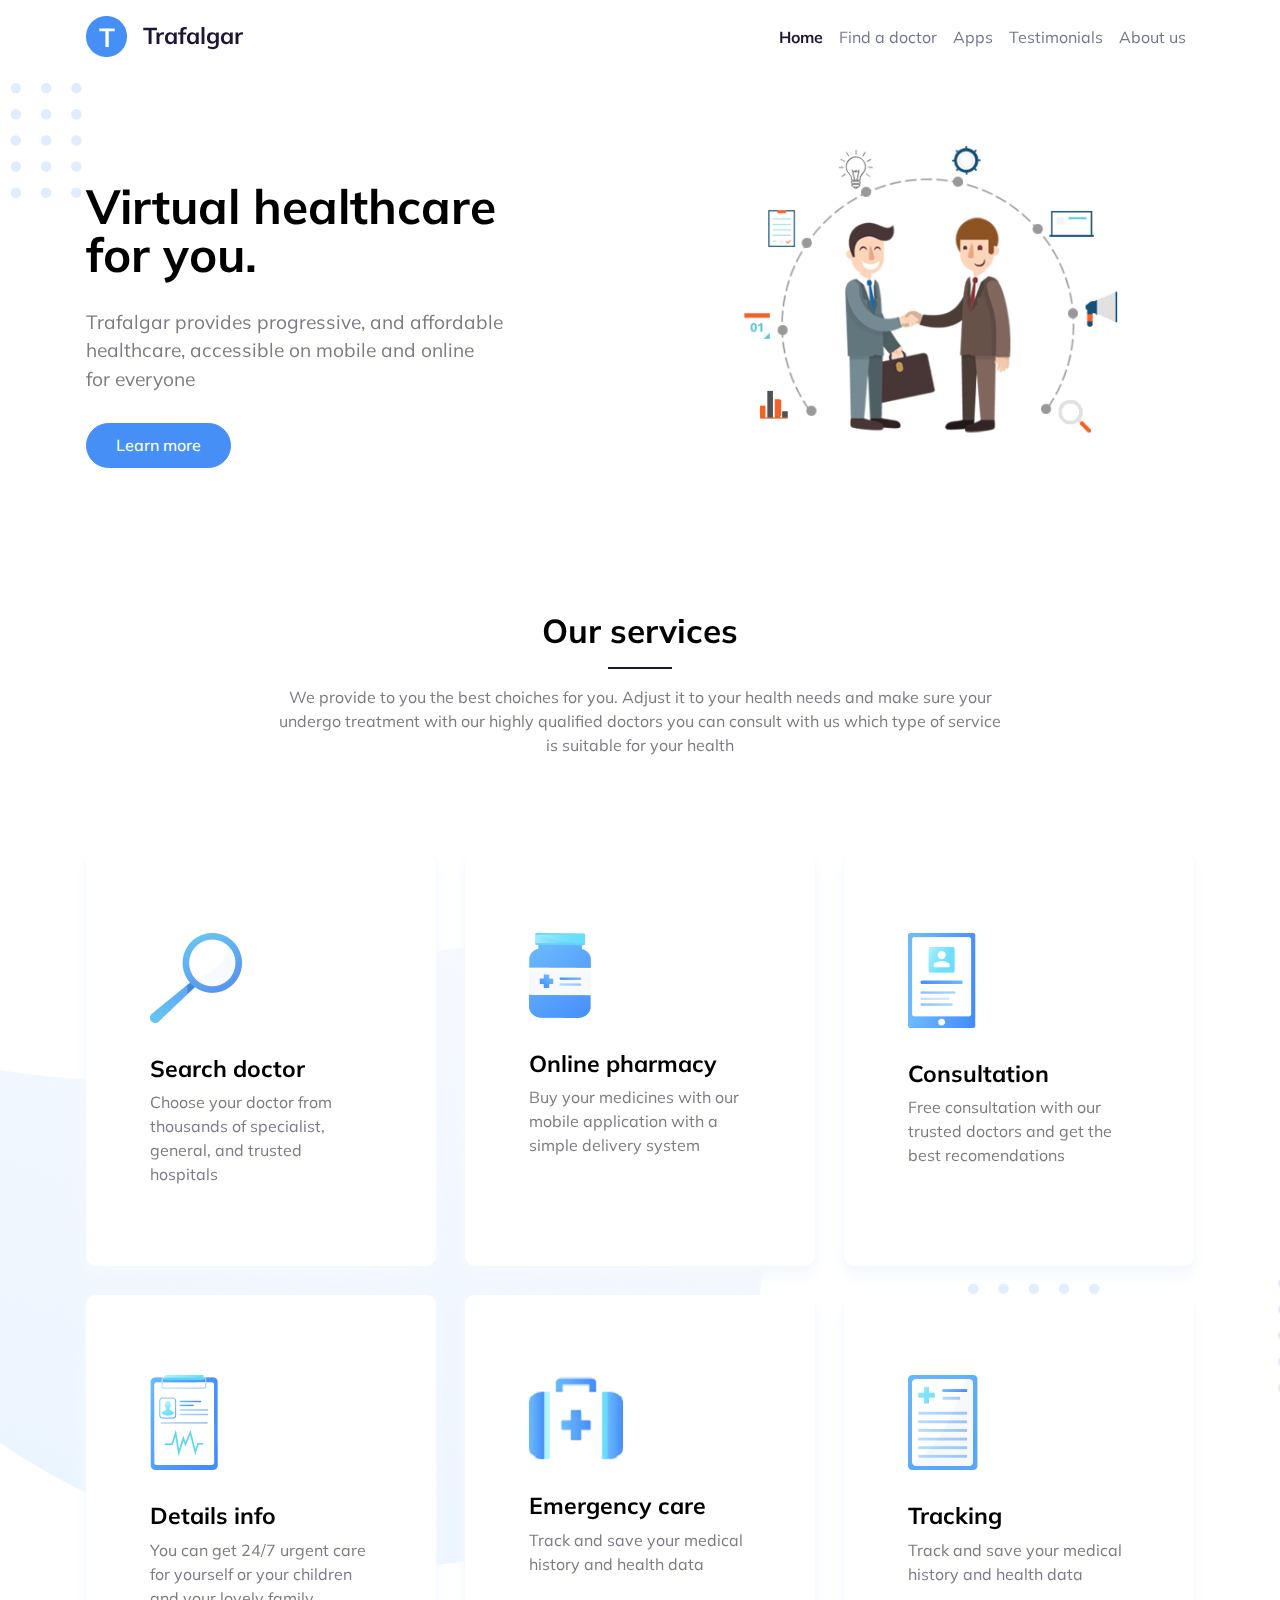
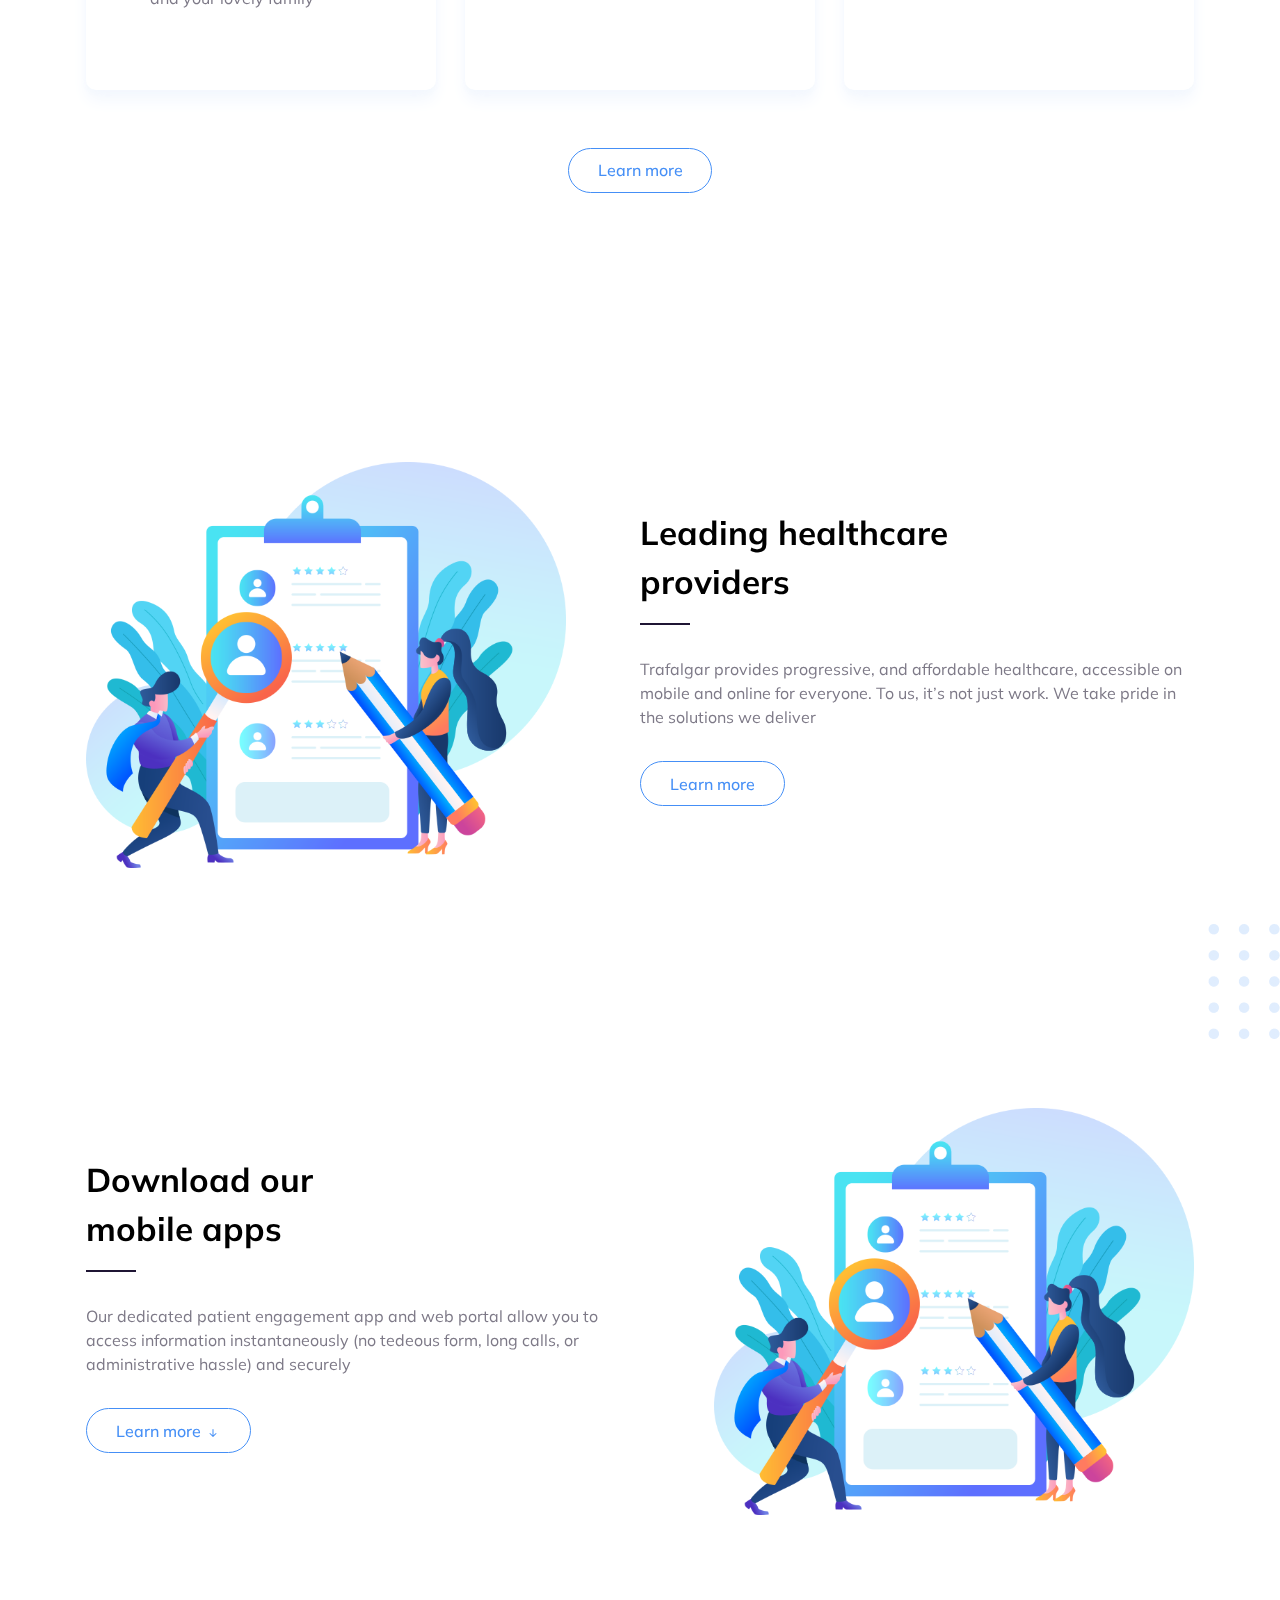
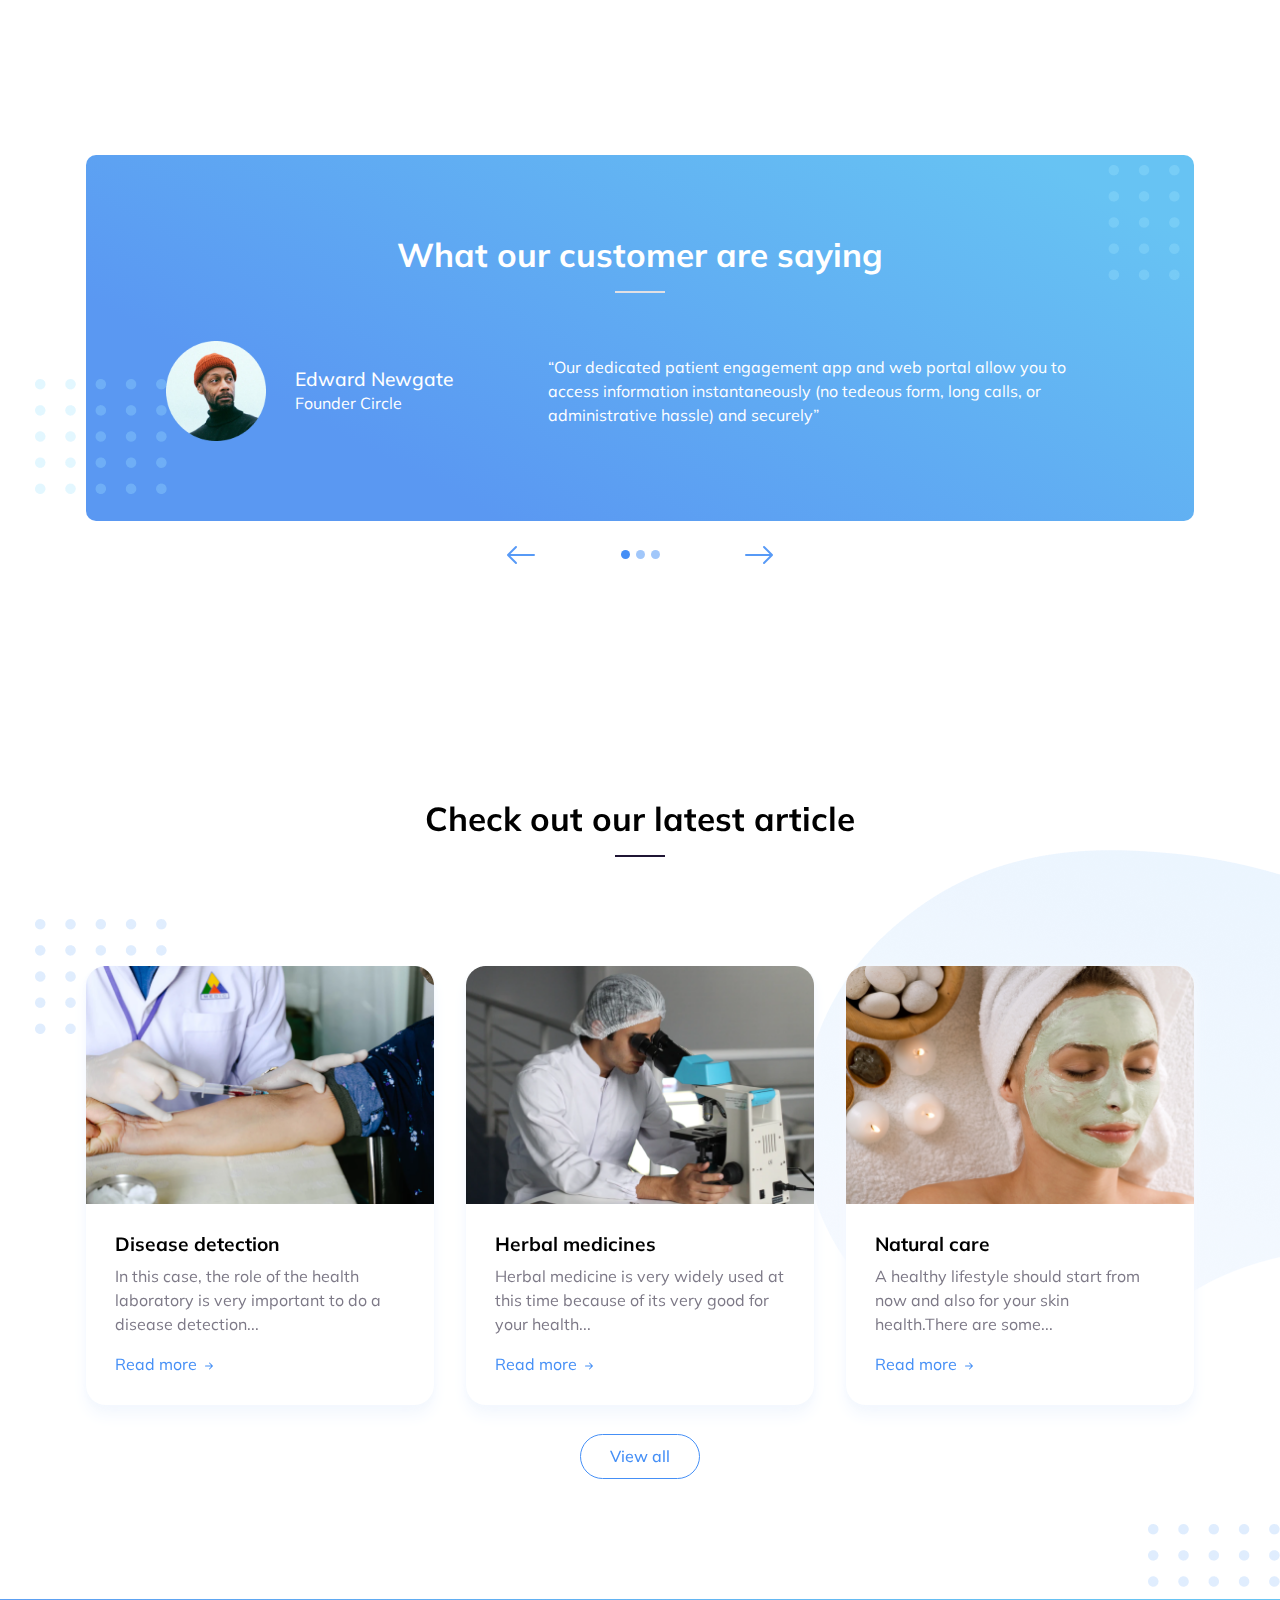
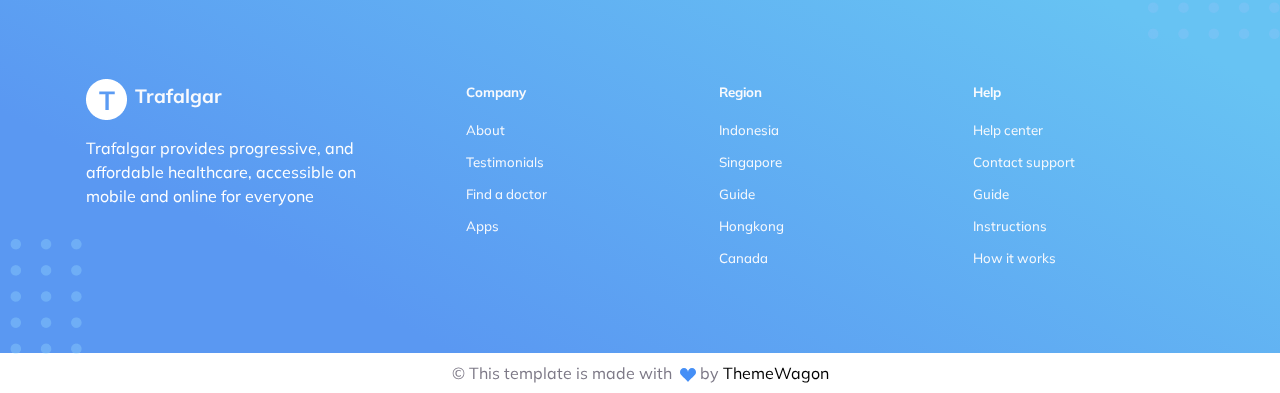
<file: page/Trafalgar/index.html>
<!DOCTYPE html>
<html lang="en-US" dir="ltr">

  <head>
    <meta charset="utf-8">
    <meta http-equiv="X-UA-Compatible" content="IE=edge">
    <meta name="viewport" content="width=device-width, initial-scale=1">


    <!-- ===============================================-->
    <!--    Document Title-->
    <!-- ===============================================-->
    <title>Trafalgar | Landing, Corporate &amp; Business Templatee</title>


    <!-- ===============================================-->
    <!--    Favicons-->
    <!-- ===============================================-->
    <link rel="apple-touch-icon" sizes="180x180" href="assets/img/favicons/apple-touch-icon.png">
    <link rel="icon" type="image/png" sizes="32x32" href="assets/img/favicons/favicon-32x32.png">
    <link rel="icon" type="image/png" sizes="16x16" href="assets/img/favicons/favicon-16x16.png">
    <link rel="shortcut icon" type="image/x-icon" href="assets/img/favicons/favicon.ico">
    <link rel="manifest" href="assets/img/favicons/manifest.json">
    <meta name="msapplication-TileImage" content="assets/img/favicons/mstile-150x150.png">
    <meta name="theme-color" content="#ffffff">


    <!-- ===============================================-->
    <!--    Stylesheets-->
    <!-- ===============================================-->
    <link href="assets/css/theme.css" rel="stylesheet" />

  </head>


  <body>

    <!-- ===============================================-->
    <!--    Main Content-->
    <!-- ===============================================-->
    <main class="main" id="top">
      <nav class="navbar navbar-expand-lg navbar-light fixed-top py-3" data-navbar-on-scroll="data-navbar-on-scroll">
        <div class="container"><a class="navbar-brand d-flex align-items-center fw-bold fs-2" href="#"><img class="d-inline-block me-3" src="assets/img/icons/logo.png" alt="" />Trafalgar</a>
          <button class="navbar-toggler collapsed" type="button" data-bs-toggle="collapse" data-bs-target="#navbarSupportedContent" aria-controls="navbarSupportedContent" aria-expanded="false" aria-label="Toggle navigation"><span class="navbar-toggler-icon"></span></button>
          <div class="collapse navbar-collapse border-top border-lg-0 mt-4 mt-lg-0" id="navbarSupportedContent">
            <ul class="navbar-nav ms-auto pt-2 pt-lg-0">
              <li class="nav-item"><a class="nav-link fw-bold active" aria-current="page" href="#">Home</a></li>
              <li class="nav-item"><a class="nav-link" href="#">Find a doctor</a></li>
              <li class="nav-item"><a class="nav-link" href="#">Apps</a></li>
              <li class="nav-item"><a class="nav-link" href="#testimonial">Testimonials</a></li>
              <li class="nav-item"><a class="nav-link" href="#about">About us</a></li>
            </ul>
          </div>
        </div>
      </nav>
      <section class="py-0">
        <div class="bg-holder" style="background-image:url(assets/img/illustrations/dot.png);background-position:left;background-size:auto;margin-top:-105px;">
        </div>
        <!--/.bg-holder-->

        <div class="container position-relative">
          <div class="row align-items-center">
            <div class="col-md-5 col-lg-6 order-md-1 pt-8"><img class="img-fluid" src="assets/img/illustrations/hero-header.png" alt="" /></div>
            <div class="col-md-7 col-lg-6 text-center text-md-start pt-5 pt-md-9">
              <h1 class="mb-4 display-3 fw-bold">Virtual healthcare <br class="d-block d-lg-none d-xl-block" />for you.</h1>
              <p class="mt-3 mb-4 fs-1">Trafalgar provides progressive, and affordable<br class="d-none d-lg-block" />healthcare, accessible on mobile and online<br class="d-none d-lg-block" />for everyone</p><a class="btn btn-lg btn-primary rounded-pill hover-top" href="#" role="button">Learn more</a>
            </div>
          </div>
        </div>
      </section>
      <section class="py-8">
        <div class="bg-holder" style="background-image:url(assets/img/illustrations/services-bg.png);background-position:center left;background-size:auto;">
        </div>
        <!--/.bg-holder-->

        <div class="bg-holder" style="background-image:url(assets/img/illustrations/dot-2.png);background-position:center right;background-size:auto;margin-left:-180px;margin-top:20px;">
        </div>
        <!--/.bg-holder-->

        <div class="container-lg">
          <div class="row justify-content-center">
            <div class="col-3 text-center">
              <h2 class="fw-bold">Our services</h2>
              <hr class="w-25 mx-auto text-dark" style="height:2px;" />
            </div>
          </div>
          <div class="row justify-content-center">
            <div class="col-sm-9 col-xl-8 text-center">
              <p>We provide to you the best choiches for you. Adjust it to your health needs and make sure your undergo treatment with our highly qualified doctors you can consult with us which type of service is suitable for your health</p>
            </div>
          </div>
          <div class="row justify-content-center h-100 pt-7 g-4">
            <div class="col-sm-9 col-md-4">
              <div class="card h-100 w-100 shadow rounded-lg p-3 p-md-2 p-lg-3 p-xl-5">
                <div class="card-body text-center text-md-start">
                  <div class="py-3"><img class="img-fluid" src="assets/img/illustrations/search.png" height="90" alt="" /></div>
                  <div class="py-3">
                    <h4 class="fw-bold card-title">Search doctor</h4>
                    <p class="card-text">Choose your doctor from thousands of specialist, general, and trusted hospitals</p>
                  </div>
                </div>
              </div>
            </div>
            <div class="col-sm-9 col-md-4">
              <div class="card h-100 w-100 shadow rounded-lg p-3 p-md-2 p-lg-3 p-xl-5">
                <div class="card-body text-center text-md-start">
                  <div class="py-3"><img class="img-fluid" src="assets/img/illustrations/online-pharmacy.png" height="90" alt="" /></div>
                  <div class="py-3">
                    <h4 class="fw-bold card-title">Online pharmacy</h4>
                    <p class="card-text">Buy your medicines with our mobile application with a simple delivery system</p>
                  </div>
                </div>
              </div>
            </div>
            <div class="col-sm-9 col-md-4">
              <div class="card h-100 w-100 shadow rounded-lg p-3 p-md-2 p-lg-3 p-xl-5">
                <div class="card-body text-center text-md-start">
                  <div class="py-3"><img class="img-fluid" src="assets/img/illustrations/consultation.png" height="90" alt="" /></div>
                  <div class="py-3">
                    <h4 class="fw-bold card-title">Consultation</h4>
                    <p class="card-text">Free consultation with our trusted doctors and get the best recomendations</p>
                  </div>
                </div>
              </div>
            </div>
            <div class="col-sm-9 col-md-4">
              <div class="card h-100 w-100 shadow rounded-lg p-3 p-md-2 p-lg-3 p-xl-5">
                <div class="card-body text-center text-md-start">
                  <div class="py-3"><img class="img-fluid" src="assets/img/illustrations/details-info.png" height="90" alt="" /></div>
                  <div class="py-3">
                    <h4 class="fw-bold card-title">Details info</h4>
                    <p class="card-text">You can get 24/7 urgent care for yourself or your children and your lovely family</p>
                  </div>
                </div>
              </div>
            </div>
            <div class="col-sm-9 col-md-4">
              <div class="card h-100 w-100 shadow rounded-lg p-3 p-md-2 p-lg-3 p-xl-5">
                <div class="card-body text-center text-md-start">
                  <div class="py-3"><img class="img-fluid" src="assets/img/illustrations/emergency-care.png" height="90" alt="" /></div>
                  <div class="py-3">
                    <h4 class="fw-bold card-title">Emergency care</h4>
                    <p class="card-text">Track and save your medical history and health data </p>
                  </div>
                </div>
              </div>
            </div>
            <div class="col-sm-9 col-md-4">
              <div class="card h-100 w-100 shadow rounded-lg p-3 p-md-2 p-lg-3 p-xl-5">
                <div class="card-body text-center text-md-start">
                  <div class="py-3"><img class="img-fluid" src="assets/img/illustrations/tracking.png" height="90" alt="" /></div>
                  <div class="py-3">
                    <h4 class="fw-bold card-title">Tracking</h4>
                    <p class="card-text">Track and save your medical history and health data </p>
                  </div>
                </div>
              </div>
            </div>
            <div class="text-center py-4">
              <button class="btn btn-lg btn-outline-primary rounded-pill" type="submit">Learn more </button>
            </div>
          </div>
        </div>
      </section>
      <section class="py-6 py-lg-8" id="about">
        <div class="bg-holder" style="background-image:url(assets/img/illustrations/dot.png);background-position:right bottom;background-size:auto;margin-top:50px;">
        </div>
        <!--/.bg-holder-->

        <div class="container">
          <div class="row g-xl-0 align-items-center">
            <div class="col-md-6"><img class="img-fluid mb-5 mb-md-0" src="assets/img/illustrations/about-1.png" width="480" alt="" /></div>
            <div class="col-md-6 text-center text-md-start">
              <h2 class="fw-bold lh-base">Leading healthcare <br />providers</h2>
              <hr class="text-dark mx-auto mx-md-0" style="height:2px;width:50px" />
              <p class="pt-3">Trafalgar provides progressive, and affordable healthcare, accessible on mobile and online for everyone. To us, it’s not just work. We take pride in the solutions we deliver</p>
              <div class="py-3">
                <button class="btn btn-lg btn-outline-primary rounded-pill" type="submit">Learn more </button>
              </div>
            </div>
          </div>
        </div>
      </section>


      <!-- ============================================-->
      <!-- <section> begin ============================-->
      <section class="py-6 py-lg-8">

        <div class="container">
          <div class="row g-xl-0 align-items-center">
            <div class="col-md-6 order-md-1 text-md-end"><img class="img-fluid mb-5 mb-md-0" src="assets/img/illustrations/about-1.png" width="480" alt="" /></div>
            <div class="col-md-6 text-center text-md-start order-md-0">
              <h2 class="fw-bold lh-base">Download our <br />mobile apps</h2>
              <hr class="text-dark mx-auto mx-md-0" style="height:2px;width:50px" />
              <p class="pt-3">Our dedicated patient engagement app and web portal allow you to access information instantaneously (no tedeous form, long calls, or administrative hassle) and securely</p>
              <div class="py-3">
                <button class="btn btn-lg btn-outline-primary rounded-pill" type="submit">Learn more
                  <svg class="bi bi-arrow-down-short" xmlns="http://www.w3.org/2000/svg" width="16" height="16" fill="currentColor" viewBox="0 0 16 16">
                    <path fill-rule="evenodd" d="M8 4a.5.5 0 0 1 .5.5v5.793l2.146-2.147a.5.5 0 0 1 .708.708l-3 3a.5.5 0 0 1-.708 0l-3-3a.5.5 0 1 1 .708-.708L7.5 10.293V4.5A.5.5 0 0 1 8 4z"></path>
                  </svg>
                </button>
              </div>
            </div>
          </div>
        </div><!-- end of .container-->

      </section>
      <!-- <section> close ============================-->
      <!-- ============================================-->


      <section class="py-8" id="testimonial">
        <div class="container">
          <div class="bg-holder z-index-1" style="background-image:url(assets/img/illustrations/dot.png);background-position:right top;background-size:auto;margin-left:-30px;margin-top:10px;filter:contrast(1.5);">
          </div>
          <!--/.bg-holder-->

          <div class="bg-holder z-index-1" style="background-image:url(assets/img/illustrations/dot-2.png);background-position:left bottom;background-size:auto;margin-left:-35px;margin-top:-65px;filter:contrast(1.5);">
          </div>
          <!--/.bg-holder-->

          <div class="carousel slide" id="carouselExampleDark" data-bs-ride="carousel">
            <div class="carousel-inner">
              <div class="carousel-item active" data-bs-interval="10000">
                <div class="row h-100">
                  <div class="col-12">
                    <div class="card text-white bg-primary-gradient">
                      <div class="card-body p-4 p-md-4 p-lg-7">
                        <h2 class="fw-bold text-white text-center">What our customer are saying</h2>
                        <hr class="mx-auto" style="height:2px;width:50px" />
                        <div class="d-md-flex align-items-md-center mt-5 text-center text-md-start"><img class="img-fluid me-4 me-md-3 me-lg-4" src="assets/img/gallery/user-1.png" width="100" alt="" />
                          <div class="w-md-25 my-3">
                            <h5 class="mb-0 fw-medium text-white">Edward Newgate</h5>
                            <p class="fw-normal mb-0">Founder Circle</p>
                          </div>
                          <div class="w-md-75">
                            <p class="card-text ms-md-5">“Our dedicated patient engagement app and web portal allow you to access information instantaneously (no tedeous form, long calls, or administrative hassle) and securely”</p>
                          </div>
                        </div>
                      </div>
                    </div>
                  </div>
                </div>
              </div>
              <div class="carousel-item" data-bs-interval="2000">
                <div class="row h-100">
                  <div class="col-12">
                    <div class="card text-white bg-primary-gradient">
                      <div class="card-body p-4 p-md-4 p-lg-7">
                        <h2 class="fw-bold text-white text-center">Our dear customers said about us</h2>
                        <hr class="mx-auto" style="height:2px;width:50px" />
                        <div class="d-md-flex align-items-md-center mt-5 text-center text-md-start"><img class="img-fluid me-4 me-md-3 me-lg-4" src="assets/img/gallery/user-2.png" width="100" alt="" />
                          <div class="w-md-25 my-3">
                            <h5 class="mb-0 fw-medium text-white">Jhon Doe</h5>
                            <p class="fw-normal mb-0">UI/UX Designer</p>
                          </div>
                          <div class="w-md-75">
                            <p class="card-text ms-md-5">“Our dedicated patient engagement app and web portal allow you to access information instantaneously (no tedeous form, long calls, or administrative hassle) and securely”</p>
                          </div>
                        </div>
                      </div>
                    </div>
                  </div>
                </div>
              </div>
              <div class="carousel-item">
                <div class="row h-100">
                  <div class="col-12">
                    <div class="card text-white bg-primary-gradient">
                      <div class="card-body p-4 p-md-4 p-lg-7">
                        <h2 class="fw-bold text-white text-center">Our dear customers said about us</h2>
                        <hr class="mx-auto" style="height:2px;width:50px" />
                        <div class="d-md-flex align-items-md-center mt-5 text-center text-md-start"><img class="img-fluid me-4 me-md-3 me-lg-4" src="assets/img/gallery/user-3.png" width="100" alt="" />
                          <div class="w-md-25 my-3">
                            <h5 class="mb-0 fw-medium text-white">Jeny Doe</h5>
                            <p class="fw-normal mb-0">Web Designer</p>
                          </div>
                          <div class="w-md-75">
                            <p class="card-text ms-md-5">“Our dedicated patient engagement app and web portal allow you to access information instantaneously (no tedeous form, long calls, or administrative hassle) and securely”</p>
                          </div>
                        </div>
                      </div>
                    </div>
                  </div>
                </div>
              </div>
            </div>
            <div class="row mt-4 flex-center">
              <div class="col-4 col-sm-5 text-end position-relative z-index-2"><a class="carousel-control-prev carousel-icon z-index-2" href="#carouselExampleDark" role="button" data-bs-slide="prev"><span class="carousel-control-prev-icon" aria-hidden="true"></span><span class="visually-hidden">Previous</span></a></div>
              <div class="col-auto position-relative z-index-2">
                <ol class="carousel-indicators">
                  <li class="active" data-bs-target="#carouselExampleDark" data-bs-slide-to="0"></li>
                  <li data-bs-target="#carouselExampleDark" data-bs-slide-to="1"></li>
                  <li data-bs-target="#carouselExampleDark" data-bs-slide-to="2"></li>
                </ol>
              </div>
              <div class="col-4 col-sm-5 position-relative z-index-2"><a class="carousel-control-next carousel-icon z-index-2" href="#carouselExampleDark" role="button" data-bs-slide="next"><span class="carousel-control-next-icon" aria-hidden="true"></span><span class="visually-hidden">Next</span></a></div>
            </div>
          </div>
        </div>
      </section>
      <section>
        <div class="bg-holder" style="background-image:url(assets/img/illustrations/article-bg.png);background-position:right center;background-size:auto;">
        </div>
        <!--/.bg-holder-->

        <div class="container-lg">
          <div class="bg-holder" style="background-image:url(assets/img/illustrations/dot-2.png);background-position:left top;background-size:initial;margin-top:120px;margin-left:-35px;">
          </div>
          <!--/.bg-holder-->

          <div class="row flex-center">
            <div class="col-auto text-center">
              <h2 class="fw-bold">Check out our latest article</h2>
              <hr class="mx-auto text-dark" style="height:2px;width:50px" />
            </div>
          </div>
          <div class="row h-100 justify-content-center pt-6">
            <div class="col-12 col-sm-9 col-md-4 mt-4">
              <div class="card h-100 rounded-3 shadow"><img src="assets/img/gallery/article-1.png" alt="" />
                <div class="card-body p-4 text-center text-md-start">
                  <h5 class="fw-bold">Disease detection</h5>
                  <p class="card-text">In this case, the role of the health laboratory is very important to do a disease detection...</p><a class="stretched-link text-decoration-none" href="#" role="button">Read more
                    <svg class="bi bi-arrow-right-short" xmlns="http://www.w3.org/2000/svg" width="16" height="16" fill="currentColor" viewBox="0 0 16 16">
                      <path fill-rule="evenodd" d="M4 8a.5.5 0 0 1 .5-.5h5.793L8.146 5.354a.5.5 0 1 1 .708-.708l3 3a.5.5 0 0 1 0 .708l-3 3a.5.5 0 0 1-.708-.708L10.293 8.5H4.5A.5.5 0 0 1 4 8z"></path>
                    </svg></a>
                </div>
              </div>
            </div>
            <div class="col-12 col-sm-9 col-md-4 mt-4">
              <div class="card h-100 rounded-3 shadow"><img src="assets/img/gallery/article-2.png" alt="" />
                <div class="card-body p-4 text-center text-md-start">
                  <h5 class="fw-bold">Herbal medicines </h5>
                  <p class="card-text">Herbal medicine is very widely used at this time because of its very good for your health...</p><a class="stretched-link text-decoration-none" href="#" role="button">Read more
                    <svg class="bi bi-arrow-right-short" xmlns="http://www.w3.org/2000/svg" width="16" height="16" fill="currentColor" viewBox="0 0 16 16">
                      <path fill-rule="evenodd" d="M4 8a.5.5 0 0 1 .5-.5h5.793L8.146 5.354a.5.5 0 1 1 .708-.708l3 3a.5.5 0 0 1 0 .708l-3 3a.5.5 0 0 1-.708-.708L10.293 8.5H4.5A.5.5 0 0 1 4 8z"></path>
                    </svg></a>
                </div>
              </div>
            </div>
            <div class="col-12 col-sm-9 col-md-4 mt-4">
              <div class="card h-100 rounded-3 shadow"><img src="assets/img/gallery/article-3.png" alt="" />
                <div class="card-body p-4 text-center text-md-start">
                  <h5 class="fw-bold">Natural care </h5>
                  <p class="card-text">A healthy lifestyle should start from now and also for your skin health.There are some...</p><a class="stretched-link text-decoration-none" href="#" role="button">Read more
                    <svg class="bi bi-arrow-right-short" xmlns="http://www.w3.org/2000/svg" width="16" height="16" fill="currentColor" viewBox="0 0 16 16">
                      <path fill-rule="evenodd" d="M4 8a.5.5 0 0 1 .5-.5h5.793L8.146 5.354a.5.5 0 1 1 .708-.708l3 3a.5.5 0 0 1 0 .708l-3 3a.5.5 0 0 1-.708-.708L10.293 8.5H4.5A.5.5 0 0 1 4 8z"></path>
                    </svg></a>
                </div>
              </div>
            </div>
            <div class="text-center pt-4 z-index-2">
              <button class="btn btn-lg btn-outline-primary rounded-pill z-index-2 hover-top" type="submit">View all</button>
            </div>
          </div>
        </div>
      </section>
      <section class="py-6 pt-7 bg-primary-gradient">
        <div class="bg-holder" style="background-image:url(assets/img/illustrations/dot.png);background-position:left bottom;background-size:auto;filter:contrast(1.5);">
        </div>
        <!--/.bg-holder-->

        <div class="bg-holder" style="background-image:url(assets/img/illustrations/dot-2.png);background-position:right top;background-size:auto;margin-top:-75px;">
        </div>
        <!--/.bg-holder-->

        <div class="container">
          <div class="row">
            <div class="col-12 col-lg-4 order-0 order-sm-0 pe-6"><a class="text-decoration-none" href="#"><img class="img-fluid me-2" src="assets/img/icons/footer-logo.png" alt="" /><span class="fw-bold fs-1 text-light">Trafalgar</span></a>
              <p class="mt-3 text-white">Trafalgar provides progressive, and affordable healthcare, accessible on mobile and online for everyone</p>
            </div>
            <div class="col-4 col-md-4 col-lg mb-3 order-2 order-sm-1">
              <h6 class="lh-lg fw-bold text-light">Company</h6>
              <ul class="list-unstyled mb-md-4 mb-lg-0">
                <li class="lh-lg"><a class="text-light fs--1 text-decoration-none" href="#!">About</a></li>
                <li class="lh-lg"><a class="text-light fs--1 text-decoration-none" href="#!">Testimonials</a></li>
                <li class="lh-lg"><a class="text-light fs--1 text-decoration-none" href="#!">Find a doctor</a></li>
                <li class="lh-lg"><a class="text-light fs--1 text-decoration-none" href="#!">Apps</a></li>
              </ul>
            </div>
            <div class="col-4 col-md-4 col-lg mb-3 order-3 order-sm-2">
              <h6 class="lh-lg fw-bold text-light"> Region </h6>
              <ul class="list-unstyled mb-md-4 mb-lg-0">
                <li class="lh-lg"><a class="text-light fs--1 text-decoration-none" href="#!">Indonesia</a></li>
                <li class="lh-lg"><a class="text-light fs--1 text-decoration-none" href="#!">Singapore</a></li>
                <li class="lh-lg"><a class="text-light fs--1 text-decoration-none" href="#!">Guide</a></li>
                <li class="lh-lg"><a class="text-light fs--1 text-decoration-none" href="#!">Hongkong</a></li>
                <li class="lh-lg"><a class="text-light fs--1 text-decoration-none" href="#!">Canada</a></li>
              </ul>
            </div>
            <div class="col-4 col-md-4 col-lg mb-3 order-1 order-sm-3">
              <h6 class="lh-lg fw-bold text-light">Help </h6>
              <ul class="list-unstyled mb-md-4 mb-lg-0">
                <li class="lh-lg"><a class="text-light fs--1 text-decoration-none" href="#!">Help center</a></li>
                <li class="lh-lg"><a class="text-light fs--1 text-decoration-none" href="#!">Contact support</a></li>
                <li class="lh-lg"><a class="text-light fs--1 text-decoration-none" href="#!">Guide</a></li>
                <li class="lh-lg"><a class="text-light fs--1 text-decoration-none" href="#!">Instructions</a></li>
                <li class="lh-lg"><a class="text-light fs--1 text-decoration-none" href="#!">How it works</a></li>
              </ul>
            </div>
          </div>
        </div>
      </section>


      <!-- ============================================-->
      <!-- <section> begin ============================-->
      <section class="py-2">

        <div class="container">
          <div class="row">
            <div class="col-12">
              <div class="text-center">
                <p class="mb-0">&copy; This template is made with&nbsp;
                  <svg class="bi bi-suit-heart-fill" xmlns="http://www.w3.org/2000/svg" width="16" height="16" fill="#458FF6" viewBox="0 0 16 16">
                    <path d="M4 1c2.21 0 4 1.755 4 3.92C8 2.755 9.79 1 12 1s4 1.755 4 3.92c0 3.263-3.234 4.414-7.608 9.608a.513.513 0 0 1-.784 0C3.234 9.334 0 8.183 0 4.92 0 2.755 1.79 1 4 1z"></path>
                  </svg>&nbsp;by&nbsp;<a class="text-black" href="https://themewagon.com/" target="_blank">ThemeWagon </a>
                </p>
              </div>
            </div>
          </div>
        </div><!-- end of .container-->

      </section>
      <!-- <section> close ============================-->
      <!-- ============================================-->


    </main>
    <!-- ===============================================-->
    <!--    End of Main Content-->
    <!-- ===============================================-->




    <!-- ===============================================-->
    <!--    JavaScripts-->
    <!-- ===============================================-->
    <script src="vendors/@popperjs/popper.min.js"></script>
    <script src="vendors/bootstrap/bootstrap.min.js"></script>
    <script src="vendors/is/is.min.js"></script>
    <script src="https://polyfill.io/v3/polyfill.min.js?features=window.scroll"></script>
    <script src="assets/js/theme.js"></script>

    <link href="https://fonts.googleapis.com/css2?family=Mulish:ital,wght@0,300;0,400;0,500;0,600;0,700;0,800;0,900;1,300;1,400;1,500&amp;display=swap" rel="stylesheet">
  </body>

</html>
</file>
<file: page/Trafalgar/assets/css/theme.css>
/* -------------------------------------------------------------------------- */
/*                                 Theme                                      */
/* -------------------------------------------------------------------------- */
/* prettier-ignore */
/* -------------------------------------------------------------------------- */
/*                                  Utilities                                 */
/* -------------------------------------------------------------------------- */
/*-----------------------------------------------
|   Bootstrap Styles
-----------------------------------------------*/
/*!
 * Bootstrap v5.0.0-alpha1 (https://getbootstrap.com/)
 * Copyright 2011-2020 The Bootstrap Authors
 * Copyright 2011-2020 Twitter, Inc.
 * Licensed under MIT (https://github.com/twbs/bootstrap/blob/main/LICENSE)
 */
:root {
  --bs-blue: #458FF6;
  --bs-indigo: #727cf5;
  --bs-purple: #ad45f6;
  --bs-pink: #f6458e;
  --bs-red: #f65445;
  --bs-orange: #f6d845;
  --bs-yellow: #FFBA49;
  --bs-green: #45f6ad;
  --bs-teal: #299EF3;
  --bs-cyan: #38B0F5;
  --bs-white: #fff;
  --bs-gray: #C3C1C8;
  --bs-gray-dark: #4B5D68;
  --bs-primary: #458FF6;
  --bs-secondary: #4F5665;
  --bs-success: #45f6ad;
  --bs-info: #ad45f6;
  --bs-warning: #FFBA49;
  --bs-danger: #f6458e;
  --bs-light: #f9fafd;
  --bs-dark: #1F1534;
  --bs-font-sans-serif: "Mulish", "Poppins", -apple-system, BlinkMacSystemFont, "Segoe UI", "Helvetica Neue", Arial, sans-serif, "Apple Color Emoji", "Segoe UI Emoji", "Segoe UI Symbol";
  --bs-font-monospace: "SFMono-Regular", Menlo, Monaco, Consolas, "Liberation Mono", "Courier New", monospace;
  --bs-gradient: linear-gradient(180deg, rgba(255, 255, 255, 0.15), rgba(255, 255, 255, 0));
}

*,
*::before,
*::after {
  -webkit-box-sizing: border-box;
  box-sizing: border-box;
}

@media (prefers-reduced-motion: no-preference) {
  :root {
    scroll-behavior: smooth;
  }
}

body {
  margin: 0;
  font-family: "Mulish", -apple-system, BlinkMacSystemFont, "Segoe UI", "Helvetica Neue", Arial, sans-serif, "Apple Color Emoji", "Segoe UI Emoji", "Segoe UI Symbol";
  font-size: 1rem;
  font-weight: 400;
  line-height: 1.5;
  color: #7D7987;
  background-color: #fff;
  -webkit-text-size-adjust: 100%;
  -webkit-tap-highlight-color: rgba(0, 0, 0, 0);
}

[tabindex="-1"]:focus:not(:focus-visible) {
  outline: 0 !important;
}

hr {
  margin: 1rem 0;
  color: #E1E0E4;
  background-color: currentColor;
  border: 0;
  opacity: 1;
}

hr:not([size]) {
  height: 1px;
}

h1, .h1, h2, .h2, h3, .h3, h4, .h4, h5, .h5, h6, .h6 {
  margin-top: 0;
  margin-bottom: 0.5rem;
  font-family: "Mulish", "Poppins", -apple-system, BlinkMacSystemFont, "Segoe UI", "Helvetica Neue", Arial, sans-serif, "Apple Color Emoji", "Segoe UI Emoji", "Segoe UI Symbol";
  font-weight: 500;
  line-height: 1.2;
  color: #000;
}

h1, .h1 {
  font-size: calc(1.37383rem + 1.48598vw);
}

@media (min-width: 1200px) {
  h1, .h1 {
    font-size: 2.48832rem;
  }
}

h2, .h2 {
  font-size: calc(1.33236rem + 0.98832vw);
}

@media (min-width: 1200px) {
  h2, .h2 {
    font-size: 2.0736rem;
  }
}

h3, .h3 {
  font-size: calc(1.2978rem + 0.5736vw);
}

@media (min-width: 1200px) {
  h3, .h3 {
    font-size: 1.728rem;
  }
}

h4, .h4 {
  font-size: calc(1.269rem + 0.228vw);
}

@media (min-width: 1200px) {
  h4, .h4 {
    font-size: 1.44rem;
  }
}

h5, .h5 {
  font-size: 1.2rem;
}

h6, .h6 {
  font-size: 0.83333rem;
}

p {
  margin-top: 0;
  margin-bottom: 1rem;
}

abbr[title],
abbr[data-bs-original-title] {
  text-decoration: underline;
  -webkit-text-decoration: underline dotted;
  text-decoration: underline dotted;
  cursor: help;
  -webkit-text-decoration-skip-ink: none;
  text-decoration-skip-ink: none;
}

address {
  margin-bottom: 1rem;
  font-style: normal;
  line-height: inherit;
}

ol,
ul {
  padding-left: 2rem;
}

ol,
ul,
dl {
  margin-top: 0;
  margin-bottom: 1rem;
}

ol ol,
ul ul,
ol ul,
ul ol {
  margin-bottom: 0;
}

dt {
  font-weight: 700;
}

dd {
  margin-bottom: .5rem;
  margin-left: 0;
}

blockquote {
  margin: 0 0 1rem;
}

b,
strong {
  font-weight: 800;
}

small, .small {
  font-size: 75%;
}

mark, .mark {
  padding: 0.2em;
  background-color: #fcf8e3;
}

sub,
sup {
  position: relative;
  font-size: 0.75em;
  line-height: 0;
  vertical-align: baseline;
}

sub {
  bottom: -.25em;
}

sup {
  top: -.5em;
}

a {
  color: #458FF6;
  text-decoration: none;
}

a:hover {
  color: #3772c5;
  text-decoration: underline;
}

a:not([href]):not([class]), a:not([href]):not([class]):hover {
  color: inherit;
  text-decoration: none;
}

pre,
code,
kbd,
samp {
  font-family: var(--bs-font-monospace);
  font-size: 1em;
  direction: ltr /* rtl:ignore */;
  unicode-bidi: bidi-override;
}

pre {
  display: block;
  margin-top: 0;
  margin-bottom: 1rem;
  overflow: auto;
  font-size: 75%;
}

pre code {
  font-size: inherit;
  color: inherit;
  word-break: normal;
}

code {
  font-size: 75%;
  color: #f6458e;
  word-wrap: break-word;
}

a > code {
  color: inherit;
}

kbd {
  padding: 0.2rem 0.4rem;
  font-size: 75%;
  color: #fff;
  background-color: #4F5665;
  border-radius: 0.625rem;
}

kbd kbd {
  padding: 0;
  font-size: 1em;
  font-weight: 700;
}

figure {
  margin: 0 0 1rem;
}

img,
svg {
  vertical-align: middle;
}

table {
  caption-side: bottom;
  border-collapse: collapse;
}

caption {
  padding-top: 0.5rem;
  padding-bottom: 0.5rem;
  color: #CDCCD1;
  text-align: left;
}

th {
  text-align: inherit;
  text-align: -webkit-match-parent;
}

thead,
tbody,
tfoot,
tr,
td,
th {
  border-color: inherit;
  border-style: solid;
  border-width: 0;
}

label {
  display: inline-block;
}

button {
  border-radius: 0;
}

button:focus:not(:focus-visible) {
  outline: 0;
}

input,
button,
select,
optgroup,
textarea {
  margin: 0;
  font-family: inherit;
  font-size: inherit;
  line-height: inherit;
}

button,
select {
  text-transform: none;
}

[role="button"] {
  cursor: pointer;
}

select {
  word-wrap: normal;
}

[list]::-webkit-calendar-picker-indicator {
  display: none;
}

button,
[type="button"],
[type="reset"],
[type="submit"] {
  -webkit-appearance: button;
}

button:not(:disabled),
[type="button"]:not(:disabled),
[type="reset"]:not(:disabled),
[type="submit"]:not(:disabled) {
  cursor: pointer;
}

::-moz-focus-inner {
  padding: 0;
  border-style: none;
}

textarea {
  resize: vertical;
}

fieldset {
  min-width: 0;
  padding: 0;
  margin: 0;
  border: 0;
}

legend {
  float: left;
  width: 100%;
  padding: 0;
  margin-bottom: 0.5rem;
  font-size: calc(1.275rem + 0.3vw);
  line-height: inherit;
}

@media (min-width: 1200px) {
  legend {
    font-size: 1.5rem;
  }
}

legend + * {
  clear: left;
}

::-webkit-datetime-edit-fields-wrapper,
::-webkit-datetime-edit-text,
::-webkit-datetime-edit-minute,
::-webkit-datetime-edit-hour-field,
::-webkit-datetime-edit-day-field,
::-webkit-datetime-edit-month-field,
::-webkit-datetime-edit-year-field {
  padding: 0;
}

::-webkit-inner-spin-button {
  height: auto;
}

[type="search"] {
  outline-offset: -2px;
  -webkit-appearance: textfield;
}

/* rtl:raw:
[type="tel"],
[type="url"],
[type="email"],
[type="number"] {
  direction: ltr;
}
*/
::-webkit-search-decoration {
  -webkit-appearance: none;
}

::-webkit-color-swatch-wrapper {
  padding: 0;
}

::file-selector-button {
  font: inherit;
}

::-webkit-file-upload-button {
  font: inherit;
  -webkit-appearance: button;
}

output {
  display: inline-block;
}

iframe {
  border: 0;
}

summary {
  display: list-item;
  cursor: pointer;
}

progress {
  vertical-align: baseline;
}

[hidden] {
  display: none !important;
}

.lead {
  font-size: 1.2rem;
  font-weight: 400;
}

.display-1 {
  font-size: calc(1.55498rem + 3.65978vw);
  font-weight: 900;
  line-height: 1;
}

@media (min-width: 1200px) {
  .display-1 {
    font-size: 4.29982rem;
  }
}

.display-2 {
  font-size: calc(1.48332rem + 2.79982vw);
  font-weight: 900;
  line-height: 1;
}

@media (min-width: 1200px) {
  .display-2 {
    font-size: 3.58318rem;
  }
}

.display-3 {
  font-size: calc(1.4236rem + 2.08318vw);
  font-weight: 900;
  line-height: 1;
}

@media (min-width: 1200px) {
  .display-3 {
    font-size: 2.98598rem;
  }
}

.display-4 {
  font-size: calc(1.37383rem + 1.48598vw);
  font-weight: 900;
  line-height: 1;
}

@media (min-width: 1200px) {
  .display-4 {
    font-size: 2.48832rem;
  }
}

.display-5 {
  font-size: calc(1.33236rem + 0.98832vw);
  font-weight: 900;
  line-height: 1;
}

@media (min-width: 1200px) {
  .display-5 {
    font-size: 2.0736rem;
  }
}

.display-6 {
  font-size: calc(1.2978rem + 0.5736vw);
  font-weight: 900;
  line-height: 1;
}

@media (min-width: 1200px) {
  .display-6 {
    font-size: 1.728rem;
  }
}

.list-unstyled {
  padding-left: 0;
  list-style: none;
}

.list-inline {
  padding-left: 0;
  list-style: none;
}

.list-inline-item {
  display: inline-block;
}

.list-inline-item:not(:last-child) {
  margin-right: 0.5rem;
}

.initialism {
  font-size: 75%;
  text-transform: uppercase;
}

.blockquote {
  margin-bottom: 1rem;
  font-size: 1.2rem;
}

.blockquote > :last-child {
  margin-bottom: 0;
}

.blockquote-footer {
  margin-top: -1rem;
  margin-bottom: 1rem;
  font-size: 75%;
  color: #C3C1C8;
}

.blockquote-footer::before {
  content: "\2014\00A0";
}

.img-fluid {
  max-width: 100%;
  height: auto;
}

.img-thumbnail {
  padding: 0.25rem;
  background-color: #fff;
  border: 1px solid #E1E0E4;
  border-radius: 0.25rem;
  max-width: 100%;
  height: auto;
}

.figure {
  display: inline-block;
}

.figure-img {
  margin-bottom: 0.5rem;
  line-height: 1;
}

.figure-caption {
  font-size: 75%;
  color: #C3C1C8;
}

.container,
.container-fluid,
.container-sm,
.container-md,
.container-lg,
.container-xl,
.container-xxl {
  width: 100%;
  padding-right: var(--bs-gutter-x, 1rem);
  padding-left: var(--bs-gutter-x, 1rem);
  margin-right: auto;
  margin-left: auto;
}

@media (min-width: 576px) {
  .container, .container-sm {
    max-width: 540px;
  }
}

@media (min-width: 768px) {
  .container, .container-sm, .container-md {
    max-width: 720px;
  }
}

@media (min-width: 992px) {
  .container, .container-sm, .container-md, .container-lg {
    max-width: 960px;
  }
}

@media (min-width: 1200px) {
  .container, .container-sm, .container-md, .container-lg, .container-xl {
    max-width: 1140px;
  }
}

@media (min-width: 1540px) {
  .container, .container-sm, .container-md, .container-lg, .container-xl, .container-xxl {
    max-width: 1480px;
  }
}

.row {
  --bs-gutter-x: 2rem;
  --bs-gutter-y: 0;
  display: -webkit-box;
  display: -ms-flexbox;
  display: flex;
  -ms-flex-wrap: wrap;
  flex-wrap: wrap;
  margin-top: calc(var(--bs-gutter-y) * -1);
  margin-right: calc(var(--bs-gutter-x) / -2);
  margin-left: calc(var(--bs-gutter-x) / -2);
}

.row > * {
  -ms-flex-negative: 0;
  flex-shrink: 0;
  width: 100%;
  max-width: 100%;
  padding-right: calc(var(--bs-gutter-x) / 2);
  padding-left: calc(var(--bs-gutter-x) / 2);
  margin-top: var(--bs-gutter-y);
}

.col {
  -webkit-box-flex: 1;
  -ms-flex: 1 0 0%;
  flex: 1 0 0%;
}

.row-cols-auto > * {
  -webkit-box-flex: 0;
  -ms-flex: 0 0 auto;
  flex: 0 0 auto;
  width: auto;
}

.row-cols-1 > * {
  -webkit-box-flex: 0;
  -ms-flex: 0 0 auto;
  flex: 0 0 auto;
  width: 100%;
}

.row-cols-2 > * {
  -webkit-box-flex: 0;
  -ms-flex: 0 0 auto;
  flex: 0 0 auto;
  width: 50%;
}

.row-cols-3 > * {
  -webkit-box-flex: 0;
  -ms-flex: 0 0 auto;
  flex: 0 0 auto;
  width: 33.33333%;
}

.row-cols-4 > * {
  -webkit-box-flex: 0;
  -ms-flex: 0 0 auto;
  flex: 0 0 auto;
  width: 25%;
}

.row-cols-5 > * {
  -webkit-box-flex: 0;
  -ms-flex: 0 0 auto;
  flex: 0 0 auto;
  width: 20%;
}

.row-cols-6 > * {
  -webkit-box-flex: 0;
  -ms-flex: 0 0 auto;
  flex: 0 0 auto;
  width: 16.66667%;
}

.col-auto {
  -webkit-box-flex: 0;
  -ms-flex: 0 0 auto;
  flex: 0 0 auto;
  width: auto;
}

.col-1 {
  -webkit-box-flex: 0;
  -ms-flex: 0 0 auto;
  flex: 0 0 auto;
  width: 8.33333%;
}

.col-2 {
  -webkit-box-flex: 0;
  -ms-flex: 0 0 auto;
  flex: 0 0 auto;
  width: 16.66667%;
}

.col-3 {
  -webkit-box-flex: 0;
  -ms-flex: 0 0 auto;
  flex: 0 0 auto;
  width: 25%;
}

.col-4 {
  -webkit-box-flex: 0;
  -ms-flex: 0 0 auto;
  flex: 0 0 auto;
  width: 33.33333%;
}

.col-5 {
  -webkit-box-flex: 0;
  -ms-flex: 0 0 auto;
  flex: 0 0 auto;
  width: 41.66667%;
}

.col-6 {
  -webkit-box-flex: 0;
  -ms-flex: 0 0 auto;
  flex: 0 0 auto;
  width: 50%;
}

.col-7 {
  -webkit-box-flex: 0;
  -ms-flex: 0 0 auto;
  flex: 0 0 auto;
  width: 58.33333%;
}

.col-8 {
  -webkit-box-flex: 0;
  -ms-flex: 0 0 auto;
  flex: 0 0 auto;
  width: 66.66667%;
}

.col-9 {
  -webkit-box-flex: 0;
  -ms-flex: 0 0 auto;
  flex: 0 0 auto;
  width: 75%;
}

.col-10 {
  -webkit-box-flex: 0;
  -ms-flex: 0 0 auto;
  flex: 0 0 auto;
  width: 83.33333%;
}

.col-11 {
  -webkit-box-flex: 0;
  -ms-flex: 0 0 auto;
  flex: 0 0 auto;
  width: 91.66667%;
}

.col-12 {
  -webkit-box-flex: 0;
  -ms-flex: 0 0 auto;
  flex: 0 0 auto;
  width: 100%;
}

.offset-1 {
  margin-left: 8.33333%;
}

.offset-2 {
  margin-left: 16.66667%;
}

.offset-3 {
  margin-left: 25%;
}

.offset-4 {
  margin-left: 33.33333%;
}

.offset-5 {
  margin-left: 41.66667%;
}

.offset-6 {
  margin-left: 50%;
}

.offset-7 {
  margin-left: 58.33333%;
}

.offset-8 {
  margin-left: 66.66667%;
}

.offset-9 {
  margin-left: 75%;
}

.offset-10 {
  margin-left: 83.33333%;
}

.offset-11 {
  margin-left: 91.66667%;
}

.g-0,
.gx-0 {
  --bs-gutter-x: 0;
}

.g-0,
.gy-0 {
  --bs-gutter-y: 0;
}

.g-1,
.gx-1 {
  --bs-gutter-x: 0.25rem;
}

.g-1,
.gy-1 {
  --bs-gutter-y: 0.25rem;
}

.g-2,
.gx-2 {
  --bs-gutter-x: 0.5rem;
}

.g-2,
.gy-2 {
  --bs-gutter-y: 0.5rem;
}

.g-3,
.gx-3 {
  --bs-gutter-x: 1rem;
}

.g-3,
.gy-3 {
  --bs-gutter-y: 1rem;
}

.g-4,
.gx-4 {
  --bs-gutter-x: 1.8rem;
}

.g-4,
.gy-4 {
  --bs-gutter-y: 1.8rem;
}

.g-5,
.gx-5 {
  --bs-gutter-x: 3rem;
}

.g-5,
.gy-5 {
  --bs-gutter-y: 3rem;
}

.g-6,
.gx-6 {
  --bs-gutter-x: 4rem;
}

.g-6,
.gy-6 {
  --bs-gutter-y: 4rem;
}

.g-7,
.gx-7 {
  --bs-gutter-x: 5rem;
}

.g-7,
.gy-7 {
  --bs-gutter-y: 5rem;
}

.g-8,
.gx-8 {
  --bs-gutter-x: 7.5rem;
}

.g-8,
.gy-8 {
  --bs-gutter-y: 7.5rem;
}

.g-9,
.gx-9 {
  --bs-gutter-x: 10rem;
}

.g-9,
.gy-9 {
  --bs-gutter-y: 10rem;
}

.g-10,
.gx-10 {
  --bs-gutter-x: 12.5rem;
}

.g-10,
.gy-10 {
  --bs-gutter-y: 12.5rem;
}

.g-11,
.gx-11 {
  --bs-gutter-x: 15rem;
}

.g-11,
.gy-11 {
  --bs-gutter-y: 15rem;
}

@media (min-width: 576px) {
  .col-sm {
    -webkit-box-flex: 1;
    -ms-flex: 1 0 0%;
    flex: 1 0 0%;
  }
  .row-cols-sm-auto > * {
    -webkit-box-flex: 0;
    -ms-flex: 0 0 auto;
    flex: 0 0 auto;
    width: auto;
  }
  .row-cols-sm-1 > * {
    -webkit-box-flex: 0;
    -ms-flex: 0 0 auto;
    flex: 0 0 auto;
    width: 100%;
  }
  .row-cols-sm-2 > * {
    -webkit-box-flex: 0;
    -ms-flex: 0 0 auto;
    flex: 0 0 auto;
    width: 50%;
  }
  .row-cols-sm-3 > * {
    -webkit-box-flex: 0;
    -ms-flex: 0 0 auto;
    flex: 0 0 auto;
    width: 33.33333%;
  }
  .row-cols-sm-4 > * {
    -webkit-box-flex: 0;
    -ms-flex: 0 0 auto;
    flex: 0 0 auto;
    width: 25%;
  }
  .row-cols-sm-5 > * {
    -webkit-box-flex: 0;
    -ms-flex: 0 0 auto;
    flex: 0 0 auto;
    width: 20%;
  }
  .row-cols-sm-6 > * {
    -webkit-box-flex: 0;
    -ms-flex: 0 0 auto;
    flex: 0 0 auto;
    width: 16.66667%;
  }
  .col-sm-auto {
    -webkit-box-flex: 0;
    -ms-flex: 0 0 auto;
    flex: 0 0 auto;
    width: auto;
  }
  .col-sm-1 {
    -webkit-box-flex: 0;
    -ms-flex: 0 0 auto;
    flex: 0 0 auto;
    width: 8.33333%;
  }
  .col-sm-2 {
    -webkit-box-flex: 0;
    -ms-flex: 0 0 auto;
    flex: 0 0 auto;
    width: 16.66667%;
  }
  .col-sm-3 {
    -webkit-box-flex: 0;
    -ms-flex: 0 0 auto;
    flex: 0 0 auto;
    width: 25%;
  }
  .col-sm-4 {
    -webkit-box-flex: 0;
    -ms-flex: 0 0 auto;
    flex: 0 0 auto;
    width: 33.33333%;
  }
  .col-sm-5 {
    -webkit-box-flex: 0;
    -ms-flex: 0 0 auto;
    flex: 0 0 auto;
    width: 41.66667%;
  }
  .col-sm-6 {
    -webkit-box-flex: 0;
    -ms-flex: 0 0 auto;
    flex: 0 0 auto;
    width: 50%;
  }
  .col-sm-7 {
    -webkit-box-flex: 0;
    -ms-flex: 0 0 auto;
    flex: 0 0 auto;
    width: 58.33333%;
  }
  .col-sm-8 {
    -webkit-box-flex: 0;
    -ms-flex: 0 0 auto;
    flex: 0 0 auto;
    width: 66.66667%;
  }
  .col-sm-9 {
    -webkit-box-flex: 0;
    -ms-flex: 0 0 auto;
    flex: 0 0 auto;
    width: 75%;
  }
  .col-sm-10 {
    -webkit-box-flex: 0;
    -ms-flex: 0 0 auto;
    flex: 0 0 auto;
    width: 83.33333%;
  }
  .col-sm-11 {
    -webkit-box-flex: 0;
    -ms-flex: 0 0 auto;
    flex: 0 0 auto;
    width: 91.66667%;
  }
  .col-sm-12 {
    -webkit-box-flex: 0;
    -ms-flex: 0 0 auto;
    flex: 0 0 auto;
    width: 100%;
  }
  .offset-sm-0 {
    margin-left: 0;
  }
  .offset-sm-1 {
    margin-left: 8.33333%;
  }
  .offset-sm-2 {
    margin-left: 16.66667%;
  }
  .offset-sm-3 {
    margin-left: 25%;
  }
  .offset-sm-4 {
    margin-left: 33.33333%;
  }
  .offset-sm-5 {
    margin-left: 41.66667%;
  }
  .offset-sm-6 {
    margin-left: 50%;
  }
  .offset-sm-7 {
    margin-left: 58.33333%;
  }
  .offset-sm-8 {
    margin-left: 66.66667%;
  }
  .offset-sm-9 {
    margin-left: 75%;
  }
  .offset-sm-10 {
    margin-left: 83.33333%;
  }
  .offset-sm-11 {
    margin-left: 91.66667%;
  }
  .g-sm-0,
  .gx-sm-0 {
    --bs-gutter-x: 0;
  }
  .g-sm-0,
  .gy-sm-0 {
    --bs-gutter-y: 0;
  }
  .g-sm-1,
  .gx-sm-1 {
    --bs-gutter-x: 0.25rem;
  }
  .g-sm-1,
  .gy-sm-1 {
    --bs-gutter-y: 0.25rem;
  }
  .g-sm-2,
  .gx-sm-2 {
    --bs-gutter-x: 0.5rem;
  }
  .g-sm-2,
  .gy-sm-2 {
    --bs-gutter-y: 0.5rem;
  }
  .g-sm-3,
  .gx-sm-3 {
    --bs-gutter-x: 1rem;
  }
  .g-sm-3,
  .gy-sm-3 {
    --bs-gutter-y: 1rem;
  }
  .g-sm-4,
  .gx-sm-4 {
    --bs-gutter-x: 1.8rem;
  }
  .g-sm-4,
  .gy-sm-4 {
    --bs-gutter-y: 1.8rem;
  }
  .g-sm-5,
  .gx-sm-5 {
    --bs-gutter-x: 3rem;
  }
  .g-sm-5,
  .gy-sm-5 {
    --bs-gutter-y: 3rem;
  }
  .g-sm-6,
  .gx-sm-6 {
    --bs-gutter-x: 4rem;
  }
  .g-sm-6,
  .gy-sm-6 {
    --bs-gutter-y: 4rem;
  }
  .g-sm-7,
  .gx-sm-7 {
    --bs-gutter-x: 5rem;
  }
  .g-sm-7,
  .gy-sm-7 {
    --bs-gutter-y: 5rem;
  }
  .g-sm-8,
  .gx-sm-8 {
    --bs-gutter-x: 7.5rem;
  }
  .g-sm-8,
  .gy-sm-8 {
    --bs-gutter-y: 7.5rem;
  }
  .g-sm-9,
  .gx-sm-9 {
    --bs-gutter-x: 10rem;
  }
  .g-sm-9,
  .gy-sm-9 {
    --bs-gutter-y: 10rem;
  }
  .g-sm-10,
  .gx-sm-10 {
    --bs-gutter-x: 12.5rem;
  }
  .g-sm-10,
  .gy-sm-10 {
    --bs-gutter-y: 12.5rem;
  }
  .g-sm-11,
  .gx-sm-11 {
    --bs-gutter-x: 15rem;
  }
  .g-sm-11,
  .gy-sm-11 {
    --bs-gutter-y: 15rem;
  }
}

@media (min-width: 768px) {
  .col-md {
    -webkit-box-flex: 1;
    -ms-flex: 1 0 0%;
    flex: 1 0 0%;
  }
  .row-cols-md-auto > * {
    -webkit-box-flex: 0;
    -ms-flex: 0 0 auto;
    flex: 0 0 auto;
    width: auto;
  }
  .row-cols-md-1 > * {
    -webkit-box-flex: 0;
    -ms-flex: 0 0 auto;
    flex: 0 0 auto;
    width: 100%;
  }
  .row-cols-md-2 > * {
    -webkit-box-flex: 0;
    -ms-flex: 0 0 auto;
    flex: 0 0 auto;
    width: 50%;
  }
  .row-cols-md-3 > * {
    -webkit-box-flex: 0;
    -ms-flex: 0 0 auto;
    flex: 0 0 auto;
    width: 33.33333%;
  }
  .row-cols-md-4 > * {
    -webkit-box-flex: 0;
    -ms-flex: 0 0 auto;
    flex: 0 0 auto;
    width: 25%;
  }
  .row-cols-md-5 > * {
    -webkit-box-flex: 0;
    -ms-flex: 0 0 auto;
    flex: 0 0 auto;
    width: 20%;
  }
  .row-cols-md-6 > * {
    -webkit-box-flex: 0;
    -ms-flex: 0 0 auto;
    flex: 0 0 auto;
    width: 16.66667%;
  }
  .col-md-auto {
    -webkit-box-flex: 0;
    -ms-flex: 0 0 auto;
    flex: 0 0 auto;
    width: auto;
  }
  .col-md-1 {
    -webkit-box-flex: 0;
    -ms-flex: 0 0 auto;
    flex: 0 0 auto;
    width: 8.33333%;
  }
  .col-md-2 {
    -webkit-box-flex: 0;
    -ms-flex: 0 0 auto;
    flex: 0 0 auto;
    width: 16.66667%;
  }
  .col-md-3 {
    -webkit-box-flex: 0;
    -ms-flex: 0 0 auto;
    flex: 0 0 auto;
    width: 25%;
  }
  .col-md-4 {
    -webkit-box-flex: 0;
    -ms-flex: 0 0 auto;
    flex: 0 0 auto;
    width: 33.33333%;
  }
  .col-md-5 {
    -webkit-box-flex: 0;
    -ms-flex: 0 0 auto;
    flex: 0 0 auto;
    width: 41.66667%;
  }
  .col-md-6 {
    -webkit-box-flex: 0;
    -ms-flex: 0 0 auto;
    flex: 0 0 auto;
    width: 50%;
  }
  .col-md-7 {
    -webkit-box-flex: 0;
    -ms-flex: 0 0 auto;
    flex: 0 0 auto;
    width: 58.33333%;
  }
  .col-md-8 {
    -webkit-box-flex: 0;
    -ms-flex: 0 0 auto;
    flex: 0 0 auto;
    width: 66.66667%;
  }
  .col-md-9 {
    -webkit-box-flex: 0;
    -ms-flex: 0 0 auto;
    flex: 0 0 auto;
    width: 75%;
  }
  .col-md-10 {
    -webkit-box-flex: 0;
    -ms-flex: 0 0 auto;
    flex: 0 0 auto;
    width: 83.33333%;
  }
  .col-md-11 {
    -webkit-box-flex: 0;
    -ms-flex: 0 0 auto;
    flex: 0 0 auto;
    width: 91.66667%;
  }
  .col-md-12 {
    -webkit-box-flex: 0;
    -ms-flex: 0 0 auto;
    flex: 0 0 auto;
    width: 100%;
  }
  .offset-md-0 {
    margin-left: 0;
  }
  .offset-md-1 {
    margin-left: 8.33333%;
  }
  .offset-md-2 {
    margin-left: 16.66667%;
  }
  .offset-md-3 {
    margin-left: 25%;
  }
  .offset-md-4 {
    margin-left: 33.33333%;
  }
  .offset-md-5 {
    margin-left: 41.66667%;
  }
  .offset-md-6 {
    margin-left: 50%;
  }
  .offset-md-7 {
    margin-left: 58.33333%;
  }
  .offset-md-8 {
    margin-left: 66.66667%;
  }
  .offset-md-9 {
    margin-left: 75%;
  }
  .offset-md-10 {
    margin-left: 83.33333%;
  }
  .offset-md-11 {
    margin-left: 91.66667%;
  }
  .g-md-0,
  .gx-md-0 {
    --bs-gutter-x: 0;
  }
  .g-md-0,
  .gy-md-0 {
    --bs-gutter-y: 0;
  }
  .g-md-1,
  .gx-md-1 {
    --bs-gutter-x: 0.25rem;
  }
  .g-md-1,
  .gy-md-1 {
    --bs-gutter-y: 0.25rem;
  }
  .g-md-2,
  .gx-md-2 {
    --bs-gutter-x: 0.5rem;
  }
  .g-md-2,
  .gy-md-2 {
    --bs-gutter-y: 0.5rem;
  }
  .g-md-3,
  .gx-md-3 {
    --bs-gutter-x: 1rem;
  }
  .g-md-3,
  .gy-md-3 {
    --bs-gutter-y: 1rem;
  }
  .g-md-4,
  .gx-md-4 {
    --bs-gutter-x: 1.8rem;
  }
  .g-md-4,
  .gy-md-4 {
    --bs-gutter-y: 1.8rem;
  }
  .g-md-5,
  .gx-md-5 {
    --bs-gutter-x: 3rem;
  }
  .g-md-5,
  .gy-md-5 {
    --bs-gutter-y: 3rem;
  }
  .g-md-6,
  .gx-md-6 {
    --bs-gutter-x: 4rem;
  }
  .g-md-6,
  .gy-md-6 {
    --bs-gutter-y: 4rem;
  }
  .g-md-7,
  .gx-md-7 {
    --bs-gutter-x: 5rem;
  }
  .g-md-7,
  .gy-md-7 {
    --bs-gutter-y: 5rem;
  }
  .g-md-8,
  .gx-md-8 {
    --bs-gutter-x: 7.5rem;
  }
  .g-md-8,
  .gy-md-8 {
    --bs-gutter-y: 7.5rem;
  }
  .g-md-9,
  .gx-md-9 {
    --bs-gutter-x: 10rem;
  }
  .g-md-9,
  .gy-md-9 {
    --bs-gutter-y: 10rem;
  }
  .g-md-10,
  .gx-md-10 {
    --bs-gutter-x: 12.5rem;
  }
  .g-md-10,
  .gy-md-10 {
    --bs-gutter-y: 12.5rem;
  }
  .g-md-11,
  .gx-md-11 {
    --bs-gutter-x: 15rem;
  }
  .g-md-11,
  .gy-md-11 {
    --bs-gutter-y: 15rem;
  }
}

@media (min-width: 992px) {
  .col-lg {
    -webkit-box-flex: 1;
    -ms-flex: 1 0 0%;
    flex: 1 0 0%;
  }
  .row-cols-lg-auto > * {
    -webkit-box-flex: 0;
    -ms-flex: 0 0 auto;
    flex: 0 0 auto;
    width: auto;
  }
  .row-cols-lg-1 > * {
    -webkit-box-flex: 0;
    -ms-flex: 0 0 auto;
    flex: 0 0 auto;
    width: 100%;
  }
  .row-cols-lg-2 > * {
    -webkit-box-flex: 0;
    -ms-flex: 0 0 auto;
    flex: 0 0 auto;
    width: 50%;
  }
  .row-cols-lg-3 > * {
    -webkit-box-flex: 0;
    -ms-flex: 0 0 auto;
    flex: 0 0 auto;
    width: 33.33333%;
  }
  .row-cols-lg-4 > * {
    -webkit-box-flex: 0;
    -ms-flex: 0 0 auto;
    flex: 0 0 auto;
    width: 25%;
  }
  .row-cols-lg-5 > * {
    -webkit-box-flex: 0;
    -ms-flex: 0 0 auto;
    flex: 0 0 auto;
    width: 20%;
  }
  .row-cols-lg-6 > * {
    -webkit-box-flex: 0;
    -ms-flex: 0 0 auto;
    flex: 0 0 auto;
    width: 16.66667%;
  }
  .col-lg-auto {
    -webkit-box-flex: 0;
    -ms-flex: 0 0 auto;
    flex: 0 0 auto;
    width: auto;
  }
  .col-lg-1 {
    -webkit-box-flex: 0;
    -ms-flex: 0 0 auto;
    flex: 0 0 auto;
    width: 8.33333%;
  }
  .col-lg-2 {
    -webkit-box-flex: 0;
    -ms-flex: 0 0 auto;
    flex: 0 0 auto;
    width: 16.66667%;
  }
  .col-lg-3 {
    -webkit-box-flex: 0;
    -ms-flex: 0 0 auto;
    flex: 0 0 auto;
    width: 25%;
  }
  .col-lg-4 {
    -webkit-box-flex: 0;
    -ms-flex: 0 0 auto;
    flex: 0 0 auto;
    width: 33.33333%;
  }
  .col-lg-5 {
    -webkit-box-flex: 0;
    -ms-flex: 0 0 auto;
    flex: 0 0 auto;
    width: 41.66667%;
  }
  .col-lg-6 {
    -webkit-box-flex: 0;
    -ms-flex: 0 0 auto;
    flex: 0 0 auto;
    width: 50%;
  }
  .col-lg-7 {
    -webkit-box-flex: 0;
    -ms-flex: 0 0 auto;
    flex: 0 0 auto;
    width: 58.33333%;
  }
  .col-lg-8 {
    -webkit-box-flex: 0;
    -ms-flex: 0 0 auto;
    flex: 0 0 auto;
    width: 66.66667%;
  }
  .col-lg-9 {
    -webkit-box-flex: 0;
    -ms-flex: 0 0 auto;
    flex: 0 0 auto;
    width: 75%;
  }
  .col-lg-10 {
    -webkit-box-flex: 0;
    -ms-flex: 0 0 auto;
    flex: 0 0 auto;
    width: 83.33333%;
  }
  .col-lg-11 {
    -webkit-box-flex: 0;
    -ms-flex: 0 0 auto;
    flex: 0 0 auto;
    width: 91.66667%;
  }
  .col-lg-12 {
    -webkit-box-flex: 0;
    -ms-flex: 0 0 auto;
    flex: 0 0 auto;
    width: 100%;
  }
  .offset-lg-0 {
    margin-left: 0;
  }
  .offset-lg-1 {
    margin-left: 8.33333%;
  }
  .offset-lg-2 {
    margin-left: 16.66667%;
  }
  .offset-lg-3 {
    margin-left: 25%;
  }
  .offset-lg-4 {
    margin-left: 33.33333%;
  }
  .offset-lg-5 {
    margin-left: 41.66667%;
  }
  .offset-lg-6 {
    margin-left: 50%;
  }
  .offset-lg-7 {
    margin-left: 58.33333%;
  }
  .offset-lg-8 {
    margin-left: 66.66667%;
  }
  .offset-lg-9 {
    margin-left: 75%;
  }
  .offset-lg-10 {
    margin-left: 83.33333%;
  }
  .offset-lg-11 {
    margin-left: 91.66667%;
  }
  .g-lg-0,
  .gx-lg-0 {
    --bs-gutter-x: 0;
  }
  .g-lg-0,
  .gy-lg-0 {
    --bs-gutter-y: 0;
  }
  .g-lg-1,
  .gx-lg-1 {
    --bs-gutter-x: 0.25rem;
  }
  .g-lg-1,
  .gy-lg-1 {
    --bs-gutter-y: 0.25rem;
  }
  .g-lg-2,
  .gx-lg-2 {
    --bs-gutter-x: 0.5rem;
  }
  .g-lg-2,
  .gy-lg-2 {
    --bs-gutter-y: 0.5rem;
  }
  .g-lg-3,
  .gx-lg-3 {
    --bs-gutter-x: 1rem;
  }
  .g-lg-3,
  .gy-lg-3 {
    --bs-gutter-y: 1rem;
  }
  .g-lg-4,
  .gx-lg-4 {
    --bs-gutter-x: 1.8rem;
  }
  .g-lg-4,
  .gy-lg-4 {
    --bs-gutter-y: 1.8rem;
  }
  .g-lg-5,
  .gx-lg-5 {
    --bs-gutter-x: 3rem;
  }
  .g-lg-5,
  .gy-lg-5 {
    --bs-gutter-y: 3rem;
  }
  .g-lg-6,
  .gx-lg-6 {
    --bs-gutter-x: 4rem;
  }
  .g-lg-6,
  .gy-lg-6 {
    --bs-gutter-y: 4rem;
  }
  .g-lg-7,
  .gx-lg-7 {
    --bs-gutter-x: 5rem;
  }
  .g-lg-7,
  .gy-lg-7 {
    --bs-gutter-y: 5rem;
  }
  .g-lg-8,
  .gx-lg-8 {
    --bs-gutter-x: 7.5rem;
  }
  .g-lg-8,
  .gy-lg-8 {
    --bs-gutter-y: 7.5rem;
  }
  .g-lg-9,
  .gx-lg-9 {
    --bs-gutter-x: 10rem;
  }
  .g-lg-9,
  .gy-lg-9 {
    --bs-gutter-y: 10rem;
  }
  .g-lg-10,
  .gx-lg-10 {
    --bs-gutter-x: 12.5rem;
  }
  .g-lg-10,
  .gy-lg-10 {
    --bs-gutter-y: 12.5rem;
  }
  .g-lg-11,
  .gx-lg-11 {
    --bs-gutter-x: 15rem;
  }
  .g-lg-11,
  .gy-lg-11 {
    --bs-gutter-y: 15rem;
  }
}

@media (min-width: 1200px) {
  .col-xl {
    -webkit-box-flex: 1;
    -ms-flex: 1 0 0%;
    flex: 1 0 0%;
  }
  .row-cols-xl-auto > * {
    -webkit-box-flex: 0;
    -ms-flex: 0 0 auto;
    flex: 0 0 auto;
    width: auto;
  }
  .row-cols-xl-1 > * {
    -webkit-box-flex: 0;
    -ms-flex: 0 0 auto;
    flex: 0 0 auto;
    width: 100%;
  }
  .row-cols-xl-2 > * {
    -webkit-box-flex: 0;
    -ms-flex: 0 0 auto;
    flex: 0 0 auto;
    width: 50%;
  }
  .row-cols-xl-3 > * {
    -webkit-box-flex: 0;
    -ms-flex: 0 0 auto;
    flex: 0 0 auto;
    width: 33.33333%;
  }
  .row-cols-xl-4 > * {
    -webkit-box-flex: 0;
    -ms-flex: 0 0 auto;
    flex: 0 0 auto;
    width: 25%;
  }
  .row-cols-xl-5 > * {
    -webkit-box-flex: 0;
    -ms-flex: 0 0 auto;
    flex: 0 0 auto;
    width: 20%;
  }
  .row-cols-xl-6 > * {
    -webkit-box-flex: 0;
    -ms-flex: 0 0 auto;
    flex: 0 0 auto;
    width: 16.66667%;
  }
  .col-xl-auto {
    -webkit-box-flex: 0;
    -ms-flex: 0 0 auto;
    flex: 0 0 auto;
    width: auto;
  }
  .col-xl-1 {
    -webkit-box-flex: 0;
    -ms-flex: 0 0 auto;
    flex: 0 0 auto;
    width: 8.33333%;
  }
  .col-xl-2 {
    -webkit-box-flex: 0;
    -ms-flex: 0 0 auto;
    flex: 0 0 auto;
    width: 16.66667%;
  }
  .col-xl-3 {
    -webkit-box-flex: 0;
    -ms-flex: 0 0 auto;
    flex: 0 0 auto;
    width: 25%;
  }
  .col-xl-4 {
    -webkit-box-flex: 0;
    -ms-flex: 0 0 auto;
    flex: 0 0 auto;
    width: 33.33333%;
  }
  .col-xl-5 {
    -webkit-box-flex: 0;
    -ms-flex: 0 0 auto;
    flex: 0 0 auto;
    width: 41.66667%;
  }
  .col-xl-6 {
    -webkit-box-flex: 0;
    -ms-flex: 0 0 auto;
    flex: 0 0 auto;
    width: 50%;
  }
  .col-xl-7 {
    -webkit-box-flex: 0;
    -ms-flex: 0 0 auto;
    flex: 0 0 auto;
    width: 58.33333%;
  }
  .col-xl-8 {
    -webkit-box-flex: 0;
    -ms-flex: 0 0 auto;
    flex: 0 0 auto;
    width: 66.66667%;
  }
  .col-xl-9 {
    -webkit-box-flex: 0;
    -ms-flex: 0 0 auto;
    flex: 0 0 auto;
    width: 75%;
  }
  .col-xl-10 {
    -webkit-box-flex: 0;
    -ms-flex: 0 0 auto;
    flex: 0 0 auto;
    width: 83.33333%;
  }
  .col-xl-11 {
    -webkit-box-flex: 0;
    -ms-flex: 0 0 auto;
    flex: 0 0 auto;
    width: 91.66667%;
  }
  .col-xl-12 {
    -webkit-box-flex: 0;
    -ms-flex: 0 0 auto;
    flex: 0 0 auto;
    width: 100%;
  }
  .offset-xl-0 {
    margin-left: 0;
  }
  .offset-xl-1 {
    margin-left: 8.33333%;
  }
  .offset-xl-2 {
    margin-left: 16.66667%;
  }
  .offset-xl-3 {
    margin-left: 25%;
  }
  .offset-xl-4 {
    margin-left: 33.33333%;
  }
  .offset-xl-5 {
    margin-left: 41.66667%;
  }
  .offset-xl-6 {
    margin-left: 50%;
  }
  .offset-xl-7 {
    margin-left: 58.33333%;
  }
  .offset-xl-8 {
    margin-left: 66.66667%;
  }
  .offset-xl-9 {
    margin-left: 75%;
  }
  .offset-xl-10 {
    margin-left: 83.33333%;
  }
  .offset-xl-11 {
    margin-left: 91.66667%;
  }
  .g-xl-0,
  .gx-xl-0 {
    --bs-gutter-x: 0;
  }
  .g-xl-0,
  .gy-xl-0 {
    --bs-gutter-y: 0;
  }
  .g-xl-1,
  .gx-xl-1 {
    --bs-gutter-x: 0.25rem;
  }
  .g-xl-1,
  .gy-xl-1 {
    --bs-gutter-y: 0.25rem;
  }
  .g-xl-2,
  .gx-xl-2 {
    --bs-gutter-x: 0.5rem;
  }
  .g-xl-2,
  .gy-xl-2 {
    --bs-gutter-y: 0.5rem;
  }
  .g-xl-3,
  .gx-xl-3 {
    --bs-gutter-x: 1rem;
  }
  .g-xl-3,
  .gy-xl-3 {
    --bs-gutter-y: 1rem;
  }
  .g-xl-4,
  .gx-xl-4 {
    --bs-gutter-x: 1.8rem;
  }
  .g-xl-4,
  .gy-xl-4 {
    --bs-gutter-y: 1.8rem;
  }
  .g-xl-5,
  .gx-xl-5 {
    --bs-gutter-x: 3rem;
  }
  .g-xl-5,
  .gy-xl-5 {
    --bs-gutter-y: 3rem;
  }
  .g-xl-6,
  .gx-xl-6 {
    --bs-gutter-x: 4rem;
  }
  .g-xl-6,
  .gy-xl-6 {
    --bs-gutter-y: 4rem;
  }
  .g-xl-7,
  .gx-xl-7 {
    --bs-gutter-x: 5rem;
  }
  .g-xl-7,
  .gy-xl-7 {
    --bs-gutter-y: 5rem;
  }
  .g-xl-8,
  .gx-xl-8 {
    --bs-gutter-x: 7.5rem;
  }
  .g-xl-8,
  .gy-xl-8 {
    --bs-gutter-y: 7.5rem;
  }
  .g-xl-9,
  .gx-xl-9 {
    --bs-gutter-x: 10rem;
  }
  .g-xl-9,
  .gy-xl-9 {
    --bs-gutter-y: 10rem;
  }
  .g-xl-10,
  .gx-xl-10 {
    --bs-gutter-x: 12.5rem;
  }
  .g-xl-10,
  .gy-xl-10 {
    --bs-gutter-y: 12.5rem;
  }
  .g-xl-11,
  .gx-xl-11 {
    --bs-gutter-x: 15rem;
  }
  .g-xl-11,
  .gy-xl-11 {
    --bs-gutter-y: 15rem;
  }
}

@media (min-width: 1540px) {
  .col-xxl {
    -webkit-box-flex: 1;
    -ms-flex: 1 0 0%;
    flex: 1 0 0%;
  }
  .row-cols-xxl-auto > * {
    -webkit-box-flex: 0;
    -ms-flex: 0 0 auto;
    flex: 0 0 auto;
    width: auto;
  }
  .row-cols-xxl-1 > * {
    -webkit-box-flex: 0;
    -ms-flex: 0 0 auto;
    flex: 0 0 auto;
    width: 100%;
  }
  .row-cols-xxl-2 > * {
    -webkit-box-flex: 0;
    -ms-flex: 0 0 auto;
    flex: 0 0 auto;
    width: 50%;
  }
  .row-cols-xxl-3 > * {
    -webkit-box-flex: 0;
    -ms-flex: 0 0 auto;
    flex: 0 0 auto;
    width: 33.33333%;
  }
  .row-cols-xxl-4 > * {
    -webkit-box-flex: 0;
    -ms-flex: 0 0 auto;
    flex: 0 0 auto;
    width: 25%;
  }
  .row-cols-xxl-5 > * {
    -webkit-box-flex: 0;
    -ms-flex: 0 0 auto;
    flex: 0 0 auto;
    width: 20%;
  }
  .row-cols-xxl-6 > * {
    -webkit-box-flex: 0;
    -ms-flex: 0 0 auto;
    flex: 0 0 auto;
    width: 16.66667%;
  }
  .col-xxl-auto {
    -webkit-box-flex: 0;
    -ms-flex: 0 0 auto;
    flex: 0 0 auto;
    width: auto;
  }
  .col-xxl-1 {
    -webkit-box-flex: 0;
    -ms-flex: 0 0 auto;
    flex: 0 0 auto;
    width: 8.33333%;
  }
  .col-xxl-2 {
    -webkit-box-flex: 0;
    -ms-flex: 0 0 auto;
    flex: 0 0 auto;
    width: 16.66667%;
  }
  .col-xxl-3 {
    -webkit-box-flex: 0;
    -ms-flex: 0 0 auto;
    flex: 0 0 auto;
    width: 25%;
  }
  .col-xxl-4 {
    -webkit-box-flex: 0;
    -ms-flex: 0 0 auto;
    flex: 0 0 auto;
    width: 33.33333%;
  }
  .col-xxl-5 {
    -webkit-box-flex: 0;
    -ms-flex: 0 0 auto;
    flex: 0 0 auto;
    width: 41.66667%;
  }
  .col-xxl-6 {
    -webkit-box-flex: 0;
    -ms-flex: 0 0 auto;
    flex: 0 0 auto;
    width: 50%;
  }
  .col-xxl-7 {
    -webkit-box-flex: 0;
    -ms-flex: 0 0 auto;
    flex: 0 0 auto;
    width: 58.33333%;
  }
  .col-xxl-8 {
    -webkit-box-flex: 0;
    -ms-flex: 0 0 auto;
    flex: 0 0 auto;
    width: 66.66667%;
  }
  .col-xxl-9 {
    -webkit-box-flex: 0;
    -ms-flex: 0 0 auto;
    flex: 0 0 auto;
    width: 75%;
  }
  .col-xxl-10 {
    -webkit-box-flex: 0;
    -ms-flex: 0 0 auto;
    flex: 0 0 auto;
    width: 83.33333%;
  }
  .col-xxl-11 {
    -webkit-box-flex: 0;
    -ms-flex: 0 0 auto;
    flex: 0 0 auto;
    width: 91.66667%;
  }
  .col-xxl-12 {
    -webkit-box-flex: 0;
    -ms-flex: 0 0 auto;
    flex: 0 0 auto;
    width: 100%;
  }
  .offset-xxl-0 {
    margin-left: 0;
  }
  .offset-xxl-1 {
    margin-left: 8.33333%;
  }
  .offset-xxl-2 {
    margin-left: 16.66667%;
  }
  .offset-xxl-3 {
    margin-left: 25%;
  }
  .offset-xxl-4 {
    margin-left: 33.33333%;
  }
  .offset-xxl-5 {
    margin-left: 41.66667%;
  }
  .offset-xxl-6 {
    margin-left: 50%;
  }
  .offset-xxl-7 {
    margin-left: 58.33333%;
  }
  .offset-xxl-8 {
    margin-left: 66.66667%;
  }
  .offset-xxl-9 {
    margin-left: 75%;
  }
  .offset-xxl-10 {
    margin-left: 83.33333%;
  }
  .offset-xxl-11 {
    margin-left: 91.66667%;
  }
  .g-xxl-0,
  .gx-xxl-0 {
    --bs-gutter-x: 0;
  }
  .g-xxl-0,
  .gy-xxl-0 {
    --bs-gutter-y: 0;
  }
  .g-xxl-1,
  .gx-xxl-1 {
    --bs-gutter-x: 0.25rem;
  }
  .g-xxl-1,
  .gy-xxl-1 {
    --bs-gutter-y: 0.25rem;
  }
  .g-xxl-2,
  .gx-xxl-2 {
    --bs-gutter-x: 0.5rem;
  }
  .g-xxl-2,
  .gy-xxl-2 {
    --bs-gutter-y: 0.5rem;
  }
  .g-xxl-3,
  .gx-xxl-3 {
    --bs-gutter-x: 1rem;
  }
  .g-xxl-3,
  .gy-xxl-3 {
    --bs-gutter-y: 1rem;
  }
  .g-xxl-4,
  .gx-xxl-4 {
    --bs-gutter-x: 1.8rem;
  }
  .g-xxl-4,
  .gy-xxl-4 {
    --bs-gutter-y: 1.8rem;
  }
  .g-xxl-5,
  .gx-xxl-5 {
    --bs-gutter-x: 3rem;
  }
  .g-xxl-5,
  .gy-xxl-5 {
    --bs-gutter-y: 3rem;
  }
  .g-xxl-6,
  .gx-xxl-6 {
    --bs-gutter-x: 4rem;
  }
  .g-xxl-6,
  .gy-xxl-6 {
    --bs-gutter-y: 4rem;
  }
  .g-xxl-7,
  .gx-xxl-7 {
    --bs-gutter-x: 5rem;
  }
  .g-xxl-7,
  .gy-xxl-7 {
    --bs-gutter-y: 5rem;
  }
  .g-xxl-8,
  .gx-xxl-8 {
    --bs-gutter-x: 7.5rem;
  }
  .g-xxl-8,
  .gy-xxl-8 {
    --bs-gutter-y: 7.5rem;
  }
  .g-xxl-9,
  .gx-xxl-9 {
    --bs-gutter-x: 10rem;
  }
  .g-xxl-9,
  .gy-xxl-9 {
    --bs-gutter-y: 10rem;
  }
  .g-xxl-10,
  .gx-xxl-10 {
    --bs-gutter-x: 12.5rem;
  }
  .g-xxl-10,
  .gy-xxl-10 {
    --bs-gutter-y: 12.5rem;
  }
  .g-xxl-11,
  .gx-xxl-11 {
    --bs-gutter-x: 15rem;
  }
  .g-xxl-11,
  .gy-xxl-11 {
    --bs-gutter-y: 15rem;
  }
}

.table {
  --bs-table-bg: transparent;
  --bs-table-striped-color: #7D7987;
  --bs-table-striped-bg: rgba(0, 0, 0, 0.05);
  --bs-table-active-color: #7D7987;
  --bs-table-active-bg: rgba(0, 0, 0, 0.1);
  --bs-table-hover-color: #7D7987;
  --bs-table-hover-bg: rgba(0, 0, 0, 0.075);
  width: 100%;
  margin-bottom: 1rem;
  color: #7D7987;
  vertical-align: top;
  border-color: #E1E0E4;
}

.table > :not(caption) > * > * {
  padding: 0.5rem 0.5rem;
  background-color: var(--bs-table-bg);
  border-bottom-width: 1px;
  -webkit-box-shadow: inset 0 0 0 9999px var(--bs-table-accent-bg);
  box-shadow: inset 0 0 0 9999px var(--bs-table-accent-bg);
}

.table > tbody {
  vertical-align: inherit;
}

.table > thead {
  vertical-align: bottom;
}

.table > :not(:last-child) > :last-child > * {
  border-bottom-color: currentColor;
}

.caption-top {
  caption-side: top;
}

.table-sm > :not(caption) > * > * {
  padding: 0.25rem 0.25rem;
}

.table-bordered > :not(caption) > * {
  border-width: 1px 0;
}

.table-bordered > :not(caption) > * > * {
  border-width: 0 1px;
}

.table-borderless > :not(caption) > * > * {
  border-bottom-width: 0;
}

.table-striped > tbody > tr:nth-of-type(odd) {
  --bs-table-accent-bg: var(--bs-table-striped-bg);
  color: var(--bs-table-striped-color);
}

.table-active {
  --bs-table-accent-bg: var(--bs-table-active-bg);
  color: var(--bs-table-active-color);
}

.table-hover > tbody > tr:hover {
  --bs-table-accent-bg: var(--bs-table-hover-bg);
  color: var(--bs-table-hover-color);
}

.table-primary {
  --bs-table-bg: #dae9fd;
  --bs-table-striped-bg: #d3e2f6;
  --bs-table-striped-color: #4B5D68;
  --bs-table-active-bg: #ccdbee;
  --bs-table-active-color: #4B5D68;
  --bs-table-hover-bg: #cfdff2;
  --bs-table-hover-color: #4B5D68;
  color: #4B5D68;
  border-color: #ccdbee;
}

.table-secondary {
  --bs-table-bg: #dcdde0;
  --bs-table-striped-bg: #d5d7da;
  --bs-table-striped-color: #4B5D68;
  --bs-table-active-bg: #ced0d4;
  --bs-table-active-color: #4B5D68;
  --bs-table-hover-bg: #d1d3d7;
  --bs-table-hover-color: #4B5D68;
  color: #4B5D68;
  border-color: #ced0d4;
}

.table-success {
  --bs-table-bg: #dafdef;
  --bs-table-striped-bg: #d3f5e8;
  --bs-table-striped-color: #4B5D68;
  --bs-table-active-bg: #ccede2;
  --bs-table-active-color: #4B5D68;
  --bs-table-hover-bg: #cff1e5;
  --bs-table-hover-color: #4B5D68;
  color: #4B5D68;
  border-color: #ccede2;
}

.table-info {
  --bs-table-bg: #efdafd;
  --bs-table-striped-bg: #e7d4f6;
  --bs-table-striped-color: #4B5D68;
  --bs-table-active-bg: #dfceee;
  --bs-table-active-color: #4B5D68;
  --bs-table-hover-bg: #e3d1f2;
  --bs-table-hover-color: #4B5D68;
  color: #4B5D68;
  border-color: #dfceee;
}

.table-warning {
  --bs-table-bg: #fff1db;
  --bs-table-striped-bg: #f6ead5;
  --bs-table-striped-color: #4B5D68;
  --bs-table-active-bg: #ede2d0;
  --bs-table-active-color: #4B5D68;
  --bs-table-hover-bg: #f2e6d2;
  --bs-table-hover-color: #4B5D68;
  color: #4B5D68;
  border-color: #ede2d0;
}

.table-danger {
  --bs-table-bg: #fddae8;
  --bs-table-striped-bg: #f4d4e2;
  --bs-table-striped-color: #4B5D68;
  --bs-table-active-bg: #ebcedb;
  --bs-table-active-color: #4B5D68;
  --bs-table-hover-bg: #f0d1de;
  --bs-table-hover-color: #4B5D68;
  color: #4B5D68;
  border-color: #ebcedb;
}

.table-light {
  --bs-table-bg: #f9fafd;
  --bs-table-striped-bg: #f0f2f6;
  --bs-table-striped-color: #4B5D68;
  --bs-table-active-bg: #e8eaee;
  --bs-table-active-color: #4B5D68;
  --bs-table-hover-bg: #eceef2;
  --bs-table-hover-color: #4B5D68;
  color: #4B5D68;
  border-color: #e8eaee;
}

.table-dark {
  --bs-table-bg: #1F1534;
  --bs-table-striped-bg: #2a213e;
  --bs-table-striped-color: #fff;
  --bs-table-active-bg: #352c48;
  --bs-table-active-color: #fff;
  --bs-table-hover-bg: #302743;
  --bs-table-hover-color: #fff;
  color: #fff;
  border-color: #352c48;
}

.table-responsive {
  overflow-x: auto;
  -webkit-overflow-scrolling: touch;
}

@media (max-width: 575.98px) {
  .table-responsive-sm {
    overflow-x: auto;
    -webkit-overflow-scrolling: touch;
  }
}

@media (max-width: 767.98px) {
  .table-responsive-md {
    overflow-x: auto;
    -webkit-overflow-scrolling: touch;
  }
}

@media (max-width: 991.98px) {
  .table-responsive-lg {
    overflow-x: auto;
    -webkit-overflow-scrolling: touch;
  }
}

@media (max-width: 1199.98px) {
  .table-responsive-xl {
    overflow-x: auto;
    -webkit-overflow-scrolling: touch;
  }
}

@media (max-width: 1539.98px) {
  .table-responsive-xxl {
    overflow-x: auto;
    -webkit-overflow-scrolling: touch;
  }
}

.form-label {
  margin-bottom: 0.5rem;
}

.col-form-label {
  padding-top: calc(0.56rem + 1px);
  padding-bottom: calc(0.56rem + 1px);
  margin-bottom: 0;
  font-size: inherit;
  line-height: 1.5;
}

.col-form-label-lg {
  padding-top: calc(0.6rem + 1px);
  padding-bottom: calc(0.6rem + 1px);
  font-size: 1rem;
}

.col-form-label-sm {
  padding-top: calc(0.25rem + 1px);
  padding-bottom: calc(0.25rem + 1px);
  font-size: 0.875rem;
}

.form-text {
  margin-top: 0.25rem;
  font-size: 75%;
  color: #CDCCD1;
}

.form-control {
  display: block;
  width: 100%;
  padding: 0.56rem 0.8rem;
  font-size: 1rem;
  font-weight: 400;
  line-height: 1.5;
  color: #7D7987;
  background-color: #fff;
  background-clip: padding-box;
  border: 1px solid #D7D6DA;
  -webkit-appearance: none;
  -moz-appearance: none;
  appearance: none;
  border-radius: 0.25rem;
  -webkit-transition: border-color 0.15s ease-in-out, -webkit-box-shadow 0.15s ease-in-out;
  transition: border-color 0.15s ease-in-out, -webkit-box-shadow 0.15s ease-in-out;
  -o-transition: border-color 0.15s ease-in-out, box-shadow 0.15s ease-in-out;
  transition: border-color 0.15s ease-in-out, box-shadow 0.15s ease-in-out;
  transition: border-color 0.15s ease-in-out, box-shadow 0.15s ease-in-out, -webkit-box-shadow 0.15s ease-in-out;
}

@media (prefers-reduced-motion: reduce) {
  .form-control {
    -webkit-transition: none;
    -o-transition: none;
    transition: none;
  }
}

.form-control[type="file"] {
  overflow: hidden;
}

.form-control[type="file"]:not(:disabled):not([readonly]) {
  cursor: pointer;
}

.form-control:focus {
  color: #7D7987;
  background-color: #fff;
  border-color: #a2c7fb;
  outline: 0;
  -webkit-box-shadow: 0 0 0 0.25rem rgba(69, 143, 246, 0.25);
  box-shadow: 0 0 0 0.25rem rgba(69, 143, 246, 0.25);
}

.form-control::-webkit-date-and-time-value {
  height: 1.5em;
}

.form-control::-webkit-input-placeholder {
  color: #C3C1C8;
  opacity: 1;
}

.form-control::-moz-placeholder {
  color: #C3C1C8;
  opacity: 1;
}

.form-control:-ms-input-placeholder {
  color: #C3C1C8;
  opacity: 1;
}

.form-control::-ms-input-placeholder {
  color: #C3C1C8;
  opacity: 1;
}

.form-control::placeholder {
  color: #C3C1C8;
  opacity: 1;
}

.form-control:disabled, .form-control[readonly] {
  background-color: #EBEBED;
  opacity: 1;
}

.form-control::file-selector-button {
  padding: 0.56rem 0.8rem;
  margin: -0.56rem -0.8rem;
  -webkit-margin-end: 0.8rem;
  margin-inline-end: 0.8rem;
  color: #7D7987;
  background-color: #EBEBED;
  pointer-events: none;
  border-color: inherit;
  border-style: solid;
  border-width: 0;
  border-inline-end-width: 1px;
  border-radius: 0;
  -webkit-transition: color 0.15s ease-in-out, background-color 0.15s ease-in-out, border-color 0.15s ease-in-out, -webkit-box-shadow 0.15s ease-in-out;
  transition: color 0.15s ease-in-out, background-color 0.15s ease-in-out, border-color 0.15s ease-in-out, -webkit-box-shadow 0.15s ease-in-out;
  -o-transition: color 0.15s ease-in-out, background-color 0.15s ease-in-out, border-color 0.15s ease-in-out, box-shadow 0.15s ease-in-out;
  transition: color 0.15s ease-in-out, background-color 0.15s ease-in-out, border-color 0.15s ease-in-out, box-shadow 0.15s ease-in-out;
  transition: color 0.15s ease-in-out, background-color 0.15s ease-in-out, border-color 0.15s ease-in-out, box-shadow 0.15s ease-in-out, -webkit-box-shadow 0.15s ease-in-out;
}

@media (prefers-reduced-motion: reduce) {
  .form-control::file-selector-button {
    -webkit-transition: none;
    -o-transition: none;
    transition: none;
  }
}

.form-control:hover:not(:disabled):not([readonly])::file-selector-button {
  background-color: #dfdfe1;
}

.form-control::-webkit-file-upload-button {
  padding: 0.56rem 0.8rem;
  margin: -0.56rem -0.8rem;
  -webkit-margin-end: 0.8rem;
  margin-inline-end: 0.8rem;
  color: #7D7987;
  background-color: #EBEBED;
  pointer-events: none;
  border-color: inherit;
  border-style: solid;
  border-width: 0;
  border-inline-end-width: 1px;
  border-radius: 0;
  -webkit-transition: color 0.15s ease-in-out, background-color 0.15s ease-in-out, border-color 0.15s ease-in-out, -webkit-box-shadow 0.15s ease-in-out;
  transition: color 0.15s ease-in-out, background-color 0.15s ease-in-out, border-color 0.15s ease-in-out, -webkit-box-shadow 0.15s ease-in-out;
  transition: color 0.15s ease-in-out, background-color 0.15s ease-in-out, border-color 0.15s ease-in-out, box-shadow 0.15s ease-in-out;
  transition: color 0.15s ease-in-out, background-color 0.15s ease-in-out, border-color 0.15s ease-in-out, box-shadow 0.15s ease-in-out, -webkit-box-shadow 0.15s ease-in-out;
}

@media (prefers-reduced-motion: reduce) {
  .form-control::-webkit-file-upload-button {
    -webkit-transition: none;
    transition: none;
  }
}

.form-control:hover:not(:disabled):not([readonly])::-webkit-file-upload-button {
  background-color: #dfdfe1;
}

.form-control-plaintext {
  display: block;
  width: 100%;
  padding: 0.56rem 0;
  margin-bottom: 0;
  line-height: 1.5;
  color: #7D7987;
  background-color: transparent;
  border: solid transparent;
  border-width: 1px 0;
}

.form-control-plaintext.form-control-sm, .form-control-plaintext.form-control-lg {
  padding-right: 0;
  padding-left: 0;
}

.form-control-sm {
  min-height: calc(1.5em + 0.5rem + 2px);
  padding: 0.25rem 0.5rem;
  font-size: 0.875rem;
  border-radius: 0.625rem;
}

.form-control-sm::file-selector-button {
  padding: 0.25rem 0.5rem;
  margin: -0.25rem -0.5rem;
  -webkit-margin-end: 0.5rem;
  margin-inline-end: 0.5rem;
}

.form-control-sm::-webkit-file-upload-button {
  padding: 0.25rem 0.5rem;
  margin: -0.25rem -0.5rem;
  -webkit-margin-end: 0.5rem;
  margin-inline-end: 0.5rem;
}

.form-control-lg {
  min-height: calc(1.5em + 1.2rem + 2px);
  padding: 0.6rem 1.8rem;
  font-size: 1rem;
  border-radius: 1.25rem;
}

.form-control-lg::file-selector-button {
  padding: 0.6rem 1.8rem;
  margin: -0.6rem -1.8rem;
  -webkit-margin-end: 1.8rem;
  margin-inline-end: 1.8rem;
}

.form-control-lg::-webkit-file-upload-button {
  padding: 0.6rem 1.8rem;
  margin: -0.6rem -1.8rem;
  -webkit-margin-end: 1.8rem;
  margin-inline-end: 1.8rem;
}

textarea.form-control {
  min-height: calc(1.5em + 1.12rem + 2px);
}

textarea.form-control-sm {
  min-height: calc(1.5em + 0.5rem + 2px);
}

textarea.form-control-lg {
  min-height: calc(1.5em + 1.2rem + 2px);
}

.form-control-color {
  max-width: 3rem;
  height: auto;
  padding: 0.56rem;
}

.form-control-color:not(:disabled):not([readonly]) {
  cursor: pointer;
}

.form-control-color::-moz-color-swatch {
  height: 1.5em;
  border-radius: 0.25rem;
}

.form-control-color::-webkit-color-swatch {
  height: 1.5em;
  border-radius: 0.25rem;
}

.form-select {
  display: block;
  width: 100%;
  padding: 0.56rem 2.4rem 0.56rem 0.8rem;
  font-size: 1rem;
  font-weight: 400;
  line-height: 1.5;
  color: #7D7987;
  background-color: #fff;
  background-image: url("data:image/svg+xml,%3csvg xmlns='http://www.w3.org/2000/svg' viewBox='0 0 16 16'%3e%3cpath fill='none' stroke='%234B5D68' stroke-linecap='round' stroke-linejoin='round' stroke-width='2' d='M2 5l6 6 6-6'/%3e%3c/svg%3e");
  background-repeat: no-repeat;
  background-position: right 0.8rem center;
  background-size: 16px 12px;
  border: 1px solid #D7D6DA;
  border-radius: 0.25rem;
  -webkit-appearance: none;
  -moz-appearance: none;
  appearance: none;
}

.form-select:focus {
  border-color: #a2c7fb;
  outline: 0;
  -webkit-box-shadow: 0 0 0 0.25rem rgba(69, 143, 246, 0.25);
  box-shadow: 0 0 0 0.25rem rgba(69, 143, 246, 0.25);
}

.form-select[multiple], .form-select[size]:not([size="1"]) {
  padding-right: 0.8rem;
  background-image: none;
}

.form-select:disabled {
  color: #C3C1C8;
  background-color: #EBEBED;
}

.form-select:-moz-focusring {
  color: transparent;
  text-shadow: 0 0 0 #7D7987;
}

.form-select-sm {
  padding-top: 0.25rem;
  padding-bottom: 0.25rem;
  padding-left: 0.5rem;
  font-size: 0.875rem;
}

.form-select-lg {
  padding-top: 0.6rem;
  padding-bottom: 0.6rem;
  padding-left: 1.8rem;
  font-size: 1rem;
}

.form-check {
  display: block;
  min-height: 1.5rem;
  padding-left: 1.5em;
  margin-bottom: 0.125rem;
}

.form-check .form-check-input {
  float: left;
  margin-left: -1.5em;
}

.form-check-input {
  width: 1em;
  height: 1em;
  margin-top: 0.25em;
  vertical-align: top;
  background-color: #fff;
  background-repeat: no-repeat;
  background-position: center;
  background-size: contain;
  border: 1px solid rgba(0, 0, 0, 0.25);
  -webkit-appearance: none;
  -moz-appearance: none;
  appearance: none;
  -webkit-print-color-adjust: exact;
  color-adjust: exact;
}

.form-check-input[type="checkbox"] {
  border-radius: 0.25em;
}

.form-check-input[type="radio"] {
  border-radius: 50%;
}

.form-check-input:active {
  -webkit-filter: brightness(90%);
  filter: brightness(90%);
}

.form-check-input:focus {
  border-color: #a2c7fb;
  outline: 0;
  -webkit-box-shadow: 0 0 0 0.25rem rgba(69, 143, 246, 0.25);
  box-shadow: 0 0 0 0.25rem rgba(69, 143, 246, 0.25);
}

.form-check-input:checked {
  background-color: #458FF6;
  border-color: #458FF6;
}

.form-check-input:checked[type="checkbox"] {
  background-image: url("data:image/svg+xml,%3csvg xmlns='http://www.w3.org/2000/svg' viewBox='0 0 20 20'%3e%3cpath fill='none' stroke='%23fff' stroke-linecap='round' stroke-linejoin='round' stroke-width='3' d='M6 10l3 3l6-6'/%3e%3c/svg%3e");
}

.form-check-input:checked[type="radio"] {
  background-image: url("data:image/svg+xml,%3csvg xmlns='http://www.w3.org/2000/svg' viewBox='-4 -4 8 8'%3e%3ccircle r='2' fill='%23fff'/%3e%3c/svg%3e");
}

.form-check-input[type="checkbox"]:indeterminate {
  background-color: #458FF6;
  border-color: #458FF6;
  background-image: url("data:image/svg+xml,%3csvg xmlns='http://www.w3.org/2000/svg' viewBox='0 0 20 20'%3e%3cpath fill='none' stroke='%23fff' stroke-linecap='round' stroke-linejoin='round' stroke-width='3' d='M6 10h8'/%3e%3c/svg%3e");
}

.form-check-input:disabled {
  pointer-events: none;
  -webkit-filter: none;
  filter: none;
  opacity: 0.5;
}

.form-check-input[disabled] ~ .form-check-label, .form-check-input:disabled ~ .form-check-label {
  opacity: 0.5;
}

.form-switch {
  padding-left: 2.5em;
}

.form-switch .form-check-input {
  width: 2em;
  margin-left: -2.5em;
  background-image: url("data:image/svg+xml,%3csvg xmlns='http://www.w3.org/2000/svg' viewBox='-4 -4 8 8'%3e%3ccircle r='3' fill='rgba%280, 0, 0, 0.25%29'/%3e%3c/svg%3e");
  background-position: left center;
  border-radius: 2em;
  -webkit-transition: background-position 0.15s ease-in-out;
  -o-transition: background-position 0.15s ease-in-out;
  transition: background-position 0.15s ease-in-out;
}

@media (prefers-reduced-motion: reduce) {
  .form-switch .form-check-input {
    -webkit-transition: none;
    -o-transition: none;
    transition: none;
  }
}

.form-switch .form-check-input:focus {
  background-image: url("data:image/svg+xml,%3csvg xmlns='http://www.w3.org/2000/svg' viewBox='-4 -4 8 8'%3e%3ccircle r='3' fill='%23a2c7fb'/%3e%3c/svg%3e");
}

.form-switch .form-check-input:checked {
  background-position: right center;
  background-image: url("data:image/svg+xml,%3csvg xmlns='http://www.w3.org/2000/svg' viewBox='-4 -4 8 8'%3e%3ccircle r='3' fill='%23fff'/%3e%3c/svg%3e");
}

.form-check-inline {
  display: inline-block;
  margin-right: 1rem;
}

.btn-check {
  position: absolute;
  clip: rect(0, 0, 0, 0);
  pointer-events: none;
}

.btn-check[disabled] + .btn, .btn-check:disabled + .btn {
  pointer-events: none;
  -webkit-filter: none;
  filter: none;
  opacity: 0.65;
}

.form-range {
  width: 100%;
  height: 1.5rem;
  padding: 0;
  background-color: transparent;
  -webkit-appearance: none;
  -moz-appearance: none;
  appearance: none;
}

.form-range:focus {
  outline: 0;
}

.form-range:focus::-webkit-slider-thumb {
  -webkit-box-shadow: 0 0 0 1px #fff, 0 0 0 0.25rem rgba(69, 143, 246, 0.25);
  box-shadow: 0 0 0 1px #fff, 0 0 0 0.25rem rgba(69, 143, 246, 0.25);
}

.form-range:focus::-moz-range-thumb {
  box-shadow: 0 0 0 1px #fff, 0 0 0 0.25rem rgba(69, 143, 246, 0.25);
}

.form-range::-moz-focus-outer {
  border: 0;
}

.form-range::-webkit-slider-thumb {
  width: 1rem;
  height: 1rem;
  margin-top: -0.25rem;
  background-color: #458FF6;
  border: 0;
  border-radius: 1rem;
  -webkit-transition: background-color 0.15s ease-in-out, border-color 0.15s ease-in-out, -webkit-box-shadow 0.15s ease-in-out;
  transition: background-color 0.15s ease-in-out, border-color 0.15s ease-in-out, -webkit-box-shadow 0.15s ease-in-out;
  transition: background-color 0.15s ease-in-out, border-color 0.15s ease-in-out, box-shadow 0.15s ease-in-out;
  transition: background-color 0.15s ease-in-out, border-color 0.15s ease-in-out, box-shadow 0.15s ease-in-out, -webkit-box-shadow 0.15s ease-in-out;
  -webkit-appearance: none;
  appearance: none;
}

@media (prefers-reduced-motion: reduce) {
  .form-range::-webkit-slider-thumb {
    -webkit-transition: none;
    transition: none;
  }
}

.form-range::-webkit-slider-thumb:active {
  background-color: #c7ddfc;
}

.form-range::-webkit-slider-runnable-track {
  width: 100%;
  height: 0.5rem;
  color: transparent;
  cursor: pointer;
  background-color: #E1E0E4;
  border-color: transparent;
  border-radius: 1rem;
}

.form-range::-moz-range-thumb {
  width: 1rem;
  height: 1rem;
  background-color: #458FF6;
  border: 0;
  border-radius: 1rem;
  -moz-transition: background-color 0.15s ease-in-out, border-color 0.15s ease-in-out, box-shadow 0.15s ease-in-out;
  transition: background-color 0.15s ease-in-out, border-color 0.15s ease-in-out, box-shadow 0.15s ease-in-out;
  -moz-appearance: none;
  appearance: none;
}

@media (prefers-reduced-motion: reduce) {
  .form-range::-moz-range-thumb {
    -moz-transition: none;
    transition: none;
  }
}

.form-range::-moz-range-thumb:active {
  background-color: #c7ddfc;
}

.form-range::-moz-range-track {
  width: 100%;
  height: 0.5rem;
  color: transparent;
  cursor: pointer;
  background-color: #E1E0E4;
  border-color: transparent;
  border-radius: 1rem;
}

.form-range:disabled {
  pointer-events: none;
}

.form-range:disabled::-webkit-slider-thumb {
  background-color: #CDCCD1;
}

.form-range:disabled::-moz-range-thumb {
  background-color: #CDCCD1;
}

.form-floating {
  position: relative;
}

.form-floating > .form-control,
.form-floating > .form-select {
  height: calc(3.5rem + 2px);
  padding: 1rem 0.8rem;
}

.form-floating > label {
  position: absolute;
  top: 0;
  left: 0;
  height: 100%;
  padding: 1rem 0.8rem;
  pointer-events: none;
  border: 1px solid transparent;
  -webkit-transform-origin: 0 0;
  -ms-transform-origin: 0 0;
  transform-origin: 0 0;
  -webkit-transition: opacity 0.1s ease-in-out, -webkit-transform 0.1s ease-in-out;
  transition: opacity 0.1s ease-in-out, -webkit-transform 0.1s ease-in-out;
  -o-transition: opacity 0.1s ease-in-out, transform 0.1s ease-in-out;
  transition: opacity 0.1s ease-in-out, transform 0.1s ease-in-out;
  transition: opacity 0.1s ease-in-out, transform 0.1s ease-in-out, -webkit-transform 0.1s ease-in-out;
}

@media (prefers-reduced-motion: reduce) {
  .form-floating > label {
    -webkit-transition: none;
    -o-transition: none;
    transition: none;
  }
}

.form-floating > .form-control::-webkit-input-placeholder {
  color: transparent;
}

.form-floating > .form-control::-moz-placeholder {
  color: transparent;
}

.form-floating > .form-control:-ms-input-placeholder {
  color: transparent;
}

.form-floating > .form-control::-ms-input-placeholder {
  color: transparent;
}

.form-floating > .form-control::placeholder {
  color: transparent;
}

.form-floating > .form-control:not(:-moz-placeholder-shown) {
  padding-top: 1.625rem;
  padding-bottom: 0.625rem;
}

.form-floating > .form-control:not(:-ms-input-placeholder) {
  padding-top: 1.625rem;
  padding-bottom: 0.625rem;
}

.form-floating > .form-control:focus, .form-floating > .form-control:not(:placeholder-shown) {
  padding-top: 1.625rem;
  padding-bottom: 0.625rem;
}

.form-floating > .form-control:-webkit-autofill {
  padding-top: 1.625rem;
  padding-bottom: 0.625rem;
}

.form-floating > .form-select {
  padding-top: 1.625rem;
  padding-bottom: 0.625rem;
}

.form-floating > .form-control:not(:-moz-placeholder-shown) ~ label {
  opacity: 0.65;
  transform: scale(0.85) translateY(-0.5rem) translateX(0.15rem);
}

.form-floating > .form-control:not(:-ms-input-placeholder) ~ label {
  opacity: 0.65;
  -ms-transform: scale(0.85) translateY(-0.5rem) translateX(0.15rem);
  transform: scale(0.85) translateY(-0.5rem) translateX(0.15rem);
}

.form-floating > .form-control:focus ~ label,
.form-floating > .form-control:not(:placeholder-shown) ~ label,
.form-floating > .form-select ~ label {
  opacity: 0.65;
  -webkit-transform: scale(0.85) translateY(-0.5rem) translateX(0.15rem);
  -ms-transform: scale(0.85) translateY(-0.5rem) translateX(0.15rem);
  transform: scale(0.85) translateY(-0.5rem) translateX(0.15rem);
}

.form-floating > .form-control:-webkit-autofill ~ label {
  opacity: 0.65;
  -webkit-transform: scale(0.85) translateY(-0.5rem) translateX(0.15rem);
  transform: scale(0.85) translateY(-0.5rem) translateX(0.15rem);
}

.input-group {
  position: relative;
  display: -webkit-box;
  display: -ms-flexbox;
  display: flex;
  -ms-flex-wrap: wrap;
  flex-wrap: wrap;
  -webkit-box-align: stretch;
  -ms-flex-align: stretch;
  align-items: stretch;
  width: 100%;
}

.input-group > .form-control,
.input-group > .form-select {
  position: relative;
  -webkit-box-flex: 1;
  -ms-flex: 1 1 auto;
  flex: 1 1 auto;
  width: 1%;
  min-width: 0;
}

.input-group > .form-control:focus,
.input-group > .form-select:focus {
  z-index: 3;
}

.input-group .btn {
  position: relative;
  z-index: 2;
}

.input-group .btn:focus {
  z-index: 3;
}

.input-group-text {
  display: -webkit-box;
  display: -ms-flexbox;
  display: flex;
  -webkit-box-align: center;
  -ms-flex-align: center;
  align-items: center;
  padding: 0.56rem 0.8rem;
  font-size: 1rem;
  font-weight: 400;
  line-height: 1.5;
  color: #7D7987;
  text-align: center;
  white-space: nowrap;
  background-color: #EBEBED;
  border: 1px solid #D7D6DA;
  border-radius: 0.25rem;
}

.input-group-lg > .form-control,
.input-group-lg > .form-select,
.input-group-lg > .input-group-text,
.input-group-lg > .btn {
  padding: 0.6rem 1.8rem;
  font-size: 1rem;
  border-radius: 1.25rem;
}

.input-group-sm > .form-control,
.input-group-sm > .form-select,
.input-group-sm > .input-group-text,
.input-group-sm > .btn {
  padding: 0.25rem 0.5rem;
  font-size: 0.875rem;
  border-radius: 0.625rem;
}

.input-group-lg > .form-select,
.input-group-sm > .form-select {
  padding-right: 3.2rem;
}

.input-group:not(.has-validation) > :not(:last-child):not(.dropdown-toggle):not(.dropdown-menu),
.input-group:not(.has-validation) > .dropdown-toggle:nth-last-child(n + 3) {
  border-top-right-radius: 0;
  border-bottom-right-radius: 0;
}

.input-group.has-validation > :nth-last-child(n + 3):not(.dropdown-toggle):not(.dropdown-menu),
.input-group.has-validation > .dropdown-toggle:nth-last-child(n + 4) {
  border-top-right-radius: 0;
  border-bottom-right-radius: 0;
}

.input-group > :not(:first-child):not(.dropdown-menu):not(.valid-tooltip):not(.valid-feedback):not(.invalid-tooltip):not(.invalid-feedback) {
  margin-left: -1px;
  border-top-left-radius: 0;
  border-bottom-left-radius: 0;
}

.valid-feedback {
  display: none;
  width: 100%;
  margin-top: 0.25rem;
  font-size: 75%;
  color: #45f6ad;
}

.valid-tooltip {
  position: absolute;
  top: 100%;
  z-index: 5;
  display: none;
  max-width: 100%;
  padding: 0.25rem 0.5rem;
  margin-top: .1rem;
  font-size: 0.875rem;
  color: #4B5D68;
  background-color: rgba(69, 246, 173, 0.9);
  border-radius: 0.25rem;
}

.was-validated :valid ~ .valid-feedback,
.was-validated :valid ~ .valid-tooltip,
.is-valid ~ .valid-feedback,
.is-valid ~ .valid-tooltip {
  display: block;
}

.was-validated .form-control:valid, .form-control.is-valid {
  border-color: #45f6ad;
  padding-right: calc(1.5em + 1.12rem);
  background-image: url("data:image/svg+xml,%3csvg xmlns='http://www.w3.org/2000/svg' viewBox='0 0 8 8'%3e%3cpath fill='%2345f6ad' d='M2.3 6.73L.6 4.53c-.4-1.04.46-1.4 1.1-.8l1.1 1.4 3.4-3.8c.6-.63 1.6-.27 1.2.7l-4 4.6c-.43.5-.8.4-1.1.1z'/%3e%3c/svg%3e");
  background-repeat: no-repeat;
  background-position: right calc(0.375em + 0.28rem) center;
  background-size: calc(0.75em + 0.56rem) calc(0.75em + 0.56rem);
}

.was-validated .form-control:valid:focus, .form-control.is-valid:focus {
  border-color: #45f6ad;
  -webkit-box-shadow: 0 0 0 0.25rem rgba(69, 246, 173, 0.25);
  box-shadow: 0 0 0 0.25rem rgba(69, 246, 173, 0.25);
}

.was-validated textarea.form-control:valid, textarea.form-control.is-valid {
  padding-right: calc(1.5em + 1.12rem);
  background-position: top calc(0.375em + 0.28rem) right calc(0.375em + 0.28rem);
}

.was-validated .form-select:valid, .form-select.is-valid {
  border-color: #45f6ad;
  padding-right: 4.4rem;
  background-image: url("data:image/svg+xml,%3csvg xmlns='http://www.w3.org/2000/svg' viewBox='0 0 16 16'%3e%3cpath fill='none' stroke='%234B5D68' stroke-linecap='round' stroke-linejoin='round' stroke-width='2' d='M2 5l6 6 6-6'/%3e%3c/svg%3e"), url("data:image/svg+xml,%3csvg xmlns='http://www.w3.org/2000/svg' viewBox='0 0 8 8'%3e%3cpath fill='%2345f6ad' d='M2.3 6.73L.6 4.53c-.4-1.04.46-1.4 1.1-.8l1.1 1.4 3.4-3.8c.6-.63 1.6-.27 1.2.7l-4 4.6c-.43.5-.8.4-1.1.1z'/%3e%3c/svg%3e");
  background-position: right 0.8rem center, center right 2.4rem;
  background-size: 16px 12px, calc(0.75em + 0.56rem) calc(0.75em + 0.56rem);
}

.was-validated .form-select:valid:focus, .form-select.is-valid:focus {
  border-color: #45f6ad;
  -webkit-box-shadow: 0 0 0 0.25rem rgba(69, 246, 173, 0.25);
  box-shadow: 0 0 0 0.25rem rgba(69, 246, 173, 0.25);
}

.was-validated .form-check-input:valid, .form-check-input.is-valid {
  border-color: #45f6ad;
}

.was-validated .form-check-input:valid:checked, .form-check-input.is-valid:checked {
  background-color: #45f6ad;
}

.was-validated .form-check-input:valid:focus, .form-check-input.is-valid:focus {
  -webkit-box-shadow: 0 0 0 0.25rem rgba(69, 246, 173, 0.25);
  box-shadow: 0 0 0 0.25rem rgba(69, 246, 173, 0.25);
}

.was-validated .form-check-input:valid ~ .form-check-label, .form-check-input.is-valid ~ .form-check-label {
  color: #45f6ad;
}

.form-check-inline .form-check-input ~ .valid-feedback {
  margin-left: .5em;
}

.invalid-feedback {
  display: none;
  width: 100%;
  margin-top: 0.25rem;
  font-size: 75%;
  color: #f6458e;
}

.invalid-tooltip {
  position: absolute;
  top: 100%;
  z-index: 5;
  display: none;
  max-width: 100%;
  padding: 0.25rem 0.5rem;
  margin-top: .1rem;
  font-size: 0.875rem;
  color: #fff;
  background-color: rgba(246, 69, 142, 0.9);
  border-radius: 0.25rem;
}

.was-validated :invalid ~ .invalid-feedback,
.was-validated :invalid ~ .invalid-tooltip,
.is-invalid ~ .invalid-feedback,
.is-invalid ~ .invalid-tooltip {
  display: block;
}

.was-validated .form-control:invalid, .form-control.is-invalid {
  border-color: #f6458e;
  padding-right: calc(1.5em + 1.12rem);
  background-image: url("data:image/svg+xml,%3csvg xmlns='http://www.w3.org/2000/svg' viewBox='0 0 12 12' width='12' height='12' fill='none' stroke='%23f6458e'%3e%3ccircle cx='6' cy='6' r='4.5'/%3e%3cpath stroke-linejoin='round' d='M5.8 3.6h.4L6 6.5z'/%3e%3ccircle cx='6' cy='8.2' r='.6' fill='%23f6458e' stroke='none'/%3e%3c/svg%3e");
  background-repeat: no-repeat;
  background-position: right calc(0.375em + 0.28rem) center;
  background-size: calc(0.75em + 0.56rem) calc(0.75em + 0.56rem);
}

.was-validated .form-control:invalid:focus, .form-control.is-invalid:focus {
  border-color: #f6458e;
  -webkit-box-shadow: 0 0 0 0.25rem rgba(246, 69, 142, 0.25);
  box-shadow: 0 0 0 0.25rem rgba(246, 69, 142, 0.25);
}

.was-validated textarea.form-control:invalid, textarea.form-control.is-invalid {
  padding-right: calc(1.5em + 1.12rem);
  background-position: top calc(0.375em + 0.28rem) right calc(0.375em + 0.28rem);
}

.was-validated .form-select:invalid, .form-select.is-invalid {
  border-color: #f6458e;
  padding-right: 4.4rem;
  background-image: url("data:image/svg+xml,%3csvg xmlns='http://www.w3.org/2000/svg' viewBox='0 0 16 16'%3e%3cpath fill='none' stroke='%234B5D68' stroke-linecap='round' stroke-linejoin='round' stroke-width='2' d='M2 5l6 6 6-6'/%3e%3c/svg%3e"), url("data:image/svg+xml,%3csvg xmlns='http://www.w3.org/2000/svg' viewBox='0 0 12 12' width='12' height='12' fill='none' stroke='%23f6458e'%3e%3ccircle cx='6' cy='6' r='4.5'/%3e%3cpath stroke-linejoin='round' d='M5.8 3.6h.4L6 6.5z'/%3e%3ccircle cx='6' cy='8.2' r='.6' fill='%23f6458e' stroke='none'/%3e%3c/svg%3e");
  background-position: right 0.8rem center, center right 2.4rem;
  background-size: 16px 12px, calc(0.75em + 0.56rem) calc(0.75em + 0.56rem);
}

.was-validated .form-select:invalid:focus, .form-select.is-invalid:focus {
  border-color: #f6458e;
  -webkit-box-shadow: 0 0 0 0.25rem rgba(246, 69, 142, 0.25);
  box-shadow: 0 0 0 0.25rem rgba(246, 69, 142, 0.25);
}

.was-validated .form-check-input:invalid, .form-check-input.is-invalid {
  border-color: #f6458e;
}

.was-validated .form-check-input:invalid:checked, .form-check-input.is-invalid:checked {
  background-color: #f6458e;
}

.was-validated .form-check-input:invalid:focus, .form-check-input.is-invalid:focus {
  -webkit-box-shadow: 0 0 0 0.25rem rgba(246, 69, 142, 0.25);
  box-shadow: 0 0 0 0.25rem rgba(246, 69, 142, 0.25);
}

.was-validated .form-check-input:invalid ~ .form-check-label, .form-check-input.is-invalid ~ .form-check-label {
  color: #f6458e;
}

.form-check-inline .form-check-input ~ .invalid-feedback {
  margin-left: .5em;
}

.btn {
  display: inline-block;
  font-weight: 500;
  line-height: 1.5;
  color: #7D7987;
  text-align: center;
  vertical-align: middle;
  cursor: pointer;
  -webkit-user-select: none;
  -moz-user-select: none;
  -ms-user-select: none;
  user-select: none;
  background-color: transparent;
  border: 1px solid transparent;
  padding: 0.56rem 0.8rem;
  font-size: 1rem;
  border-radius: 0.313rem;
  -webkit-transition: color 0.15s ease-in-out, background-color 0.15s ease-in-out, border-color 0.15s ease-in-out, -webkit-box-shadow 0.15s ease-in-out;
  transition: color 0.15s ease-in-out, background-color 0.15s ease-in-out, border-color 0.15s ease-in-out, -webkit-box-shadow 0.15s ease-in-out;
  -o-transition: color 0.15s ease-in-out, background-color 0.15s ease-in-out, border-color 0.15s ease-in-out, box-shadow 0.15s ease-in-out;
  transition: color 0.15s ease-in-out, background-color 0.15s ease-in-out, border-color 0.15s ease-in-out, box-shadow 0.15s ease-in-out;
  transition: color 0.15s ease-in-out, background-color 0.15s ease-in-out, border-color 0.15s ease-in-out, box-shadow 0.15s ease-in-out, -webkit-box-shadow 0.15s ease-in-out;
}

@media (prefers-reduced-motion: reduce) {
  .btn {
    -webkit-transition: none;
    -o-transition: none;
    transition: none;
  }
}

.btn:hover {
  color: #7D7987;
  text-decoration: none;
}

.btn-check:focus + .btn, .btn:focus {
  outline: 0;
  -webkit-box-shadow: 0 0 0 0.25rem rgba(69, 143, 246, 0.25);
  box-shadow: 0 0 0 0.25rem rgba(69, 143, 246, 0.25);
}

.btn:disabled, .btn.disabled,
fieldset:disabled .btn {
  pointer-events: none;
  opacity: 0.65;
}

.btn-primary {
  color: #fff;
  background-color: #458FF6;
  border-color: #458FF6;
}

.btn-primary:hover {
  color: #fff;
  background-color: #3b7ad1;
  border-color: #3772c5;
}

.btn-check:focus + .btn-primary, .btn-primary:focus {
  color: #fff;
  background-color: #3b7ad1;
  border-color: #3772c5;
  -webkit-box-shadow: 0 0 0 0 rgba(97, 160, 247, 0.5);
  box-shadow: 0 0 0 0 rgba(97, 160, 247, 0.5);
}

.btn-check:checked + .btn-primary,
.btn-check:active + .btn-primary, .btn-primary:active, .btn-primary.active,
.show > .btn-primary.dropdown-toggle {
  color: #fff;
  background-color: #3772c5;
  border-color: #346bb9;
}

.btn-check:checked + .btn-primary:focus,
.btn-check:active + .btn-primary:focus, .btn-primary:active:focus, .btn-primary.active:focus,
.show > .btn-primary.dropdown-toggle:focus {
  -webkit-box-shadow: 0 0 0 0 rgba(97, 160, 247, 0.5);
  box-shadow: 0 0 0 0 rgba(97, 160, 247, 0.5);
}

.btn-primary:disabled, .btn-primary.disabled {
  color: #fff;
  background-color: #458FF6;
  border-color: #458FF6;
}

.btn-secondary {
  color: #fff;
  background-color: #4F5665;
  border-color: #4F5665;
}

.btn-secondary:hover {
  color: #fff;
  background-color: #434956;
  border-color: #3f4551;
}

.btn-check:focus + .btn-secondary, .btn-secondary:focus {
  color: #fff;
  background-color: #434956;
  border-color: #3f4551;
  -webkit-box-shadow: 0 0 0 0 rgba(105, 111, 124, 0.5);
  box-shadow: 0 0 0 0 rgba(105, 111, 124, 0.5);
}

.btn-check:checked + .btn-secondary,
.btn-check:active + .btn-secondary, .btn-secondary:active, .btn-secondary.active,
.show > .btn-secondary.dropdown-toggle {
  color: #fff;
  background-color: #3f4551;
  border-color: #3b414c;
}

.btn-check:checked + .btn-secondary:focus,
.btn-check:active + .btn-secondary:focus, .btn-secondary:active:focus, .btn-secondary.active:focus,
.show > .btn-secondary.dropdown-toggle:focus {
  -webkit-box-shadow: 0 0 0 0 rgba(105, 111, 124, 0.5);
  box-shadow: 0 0 0 0 rgba(105, 111, 124, 0.5);
}

.btn-secondary:disabled, .btn-secondary.disabled {
  color: #fff;
  background-color: #4F5665;
  border-color: #4F5665;
}

.btn-success {
  color: #4B5D68;
  background-color: #45f6ad;
  border-color: #45f6ad;
}

.btn-success:hover {
  color: #4B5D68;
  background-color: #61f7b9;
  border-color: #58f7b5;
}

.btn-check:focus + .btn-success, .btn-success:focus {
  color: #4B5D68;
  background-color: #61f7b9;
  border-color: #58f7b5;
  -webkit-box-shadow: 0 0 0 0 rgba(70, 223, 163, 0.5);
  box-shadow: 0 0 0 0 rgba(70, 223, 163, 0.5);
}

.btn-check:checked + .btn-success,
.btn-check:active + .btn-success, .btn-success:active, .btn-success.active,
.show > .btn-success.dropdown-toggle {
  color: #4B5D68;
  background-color: #6af8bd;
  border-color: #58f7b5;
}

.btn-check:checked + .btn-success:focus,
.btn-check:active + .btn-success:focus, .btn-success:active:focus, .btn-success.active:focus,
.show > .btn-success.dropdown-toggle:focus {
  -webkit-box-shadow: 0 0 0 0 rgba(70, 223, 163, 0.5);
  box-shadow: 0 0 0 0 rgba(70, 223, 163, 0.5);
}

.btn-success:disabled, .btn-success.disabled {
  color: #4B5D68;
  background-color: #45f6ad;
  border-color: #45f6ad;
}

.btn-info {
  color: #fff;
  background-color: #ad45f6;
  border-color: #ad45f6;
}

.btn-info:hover {
  color: #fff;
  background-color: #933bd1;
  border-color: #8a37c5;
}

.btn-check:focus + .btn-info, .btn-info:focus {
  color: #fff;
  background-color: #933bd1;
  border-color: #8a37c5;
  -webkit-box-shadow: 0 0 0 0 rgba(185, 97, 247, 0.5);
  box-shadow: 0 0 0 0 rgba(185, 97, 247, 0.5);
}

.btn-check:checked + .btn-info,
.btn-check:active + .btn-info, .btn-info:active, .btn-info.active,
.show > .btn-info.dropdown-toggle {
  color: #fff;
  background-color: #8a37c5;
  border-color: #8234b9;
}

.btn-check:checked + .btn-info:focus,
.btn-check:active + .btn-info:focus, .btn-info:active:focus, .btn-info.active:focus,
.show > .btn-info.dropdown-toggle:focus {
  -webkit-box-shadow: 0 0 0 0 rgba(185, 97, 247, 0.5);
  box-shadow: 0 0 0 0 rgba(185, 97, 247, 0.5);
}

.btn-info:disabled, .btn-info.disabled {
  color: #fff;
  background-color: #ad45f6;
  border-color: #ad45f6;
}

.btn-warning {
  color: #4B5D68;
  background-color: #FFBA49;
  border-color: #FFBA49;
}

.btn-warning:hover {
  color: #4B5D68;
  background-color: #ffc464;
  border-color: #ffc15b;
}

.btn-check:focus + .btn-warning, .btn-warning:focus {
  color: #4B5D68;
  background-color: #ffc464;
  border-color: #ffc15b;
  -webkit-box-shadow: 0 0 0 0 rgba(228, 172, 78, 0.5);
  box-shadow: 0 0 0 0 rgba(228, 172, 78, 0.5);
}

.btn-check:checked + .btn-warning,
.btn-check:active + .btn-warning, .btn-warning:active, .btn-warning.active,
.show > .btn-warning.dropdown-toggle {
  color: #4B5D68;
  background-color: #ffc86d;
  border-color: #ffc15b;
}

.btn-check:checked + .btn-warning:focus,
.btn-check:active + .btn-warning:focus, .btn-warning:active:focus, .btn-warning.active:focus,
.show > .btn-warning.dropdown-toggle:focus {
  -webkit-box-shadow: 0 0 0 0 rgba(228, 172, 78, 0.5);
  box-shadow: 0 0 0 0 rgba(228, 172, 78, 0.5);
}

.btn-warning:disabled, .btn-warning.disabled {
  color: #4B5D68;
  background-color: #FFBA49;
  border-color: #FFBA49;
}

.btn-danger {
  color: #fff;
  background-color: #f6458e;
  border-color: #f6458e;
}

.btn-danger:hover {
  color: #fff;
  background-color: #d13b79;
  border-color: #c53772;
}

.btn-check:focus + .btn-danger, .btn-danger:focus {
  color: #fff;
  background-color: #d13b79;
  border-color: #c53772;
  -webkit-box-shadow: 0 0 0 0 rgba(247, 97, 159, 0.5);
  box-shadow: 0 0 0 0 rgba(247, 97, 159, 0.5);
}

.btn-check:checked + .btn-danger,
.btn-check:active + .btn-danger, .btn-danger:active, .btn-danger.active,
.show > .btn-danger.dropdown-toggle {
  color: #fff;
  background-color: #c53772;
  border-color: #b9346b;
}

.btn-check:checked + .btn-danger:focus,
.btn-check:active + .btn-danger:focus, .btn-danger:active:focus, .btn-danger.active:focus,
.show > .btn-danger.dropdown-toggle:focus {
  -webkit-box-shadow: 0 0 0 0 rgba(247, 97, 159, 0.5);
  box-shadow: 0 0 0 0 rgba(247, 97, 159, 0.5);
}

.btn-danger:disabled, .btn-danger.disabled {
  color: #fff;
  background-color: #f6458e;
  border-color: #f6458e;
}

.btn-light {
  color: #4B5D68;
  background-color: #f9fafd;
  border-color: #f9fafd;
}

.btn-light:hover {
  color: #4B5D68;
  background-color: #fafbfd;
  border-color: #fafbfd;
}

.btn-check:focus + .btn-light, .btn-light:focus {
  color: #4B5D68;
  background-color: #fafbfd;
  border-color: #fafbfd;
  -webkit-box-shadow: 0 0 0 0 rgba(223, 226, 231, 0.5);
  box-shadow: 0 0 0 0 rgba(223, 226, 231, 0.5);
}

.btn-check:checked + .btn-light,
.btn-check:active + .btn-light, .btn-light:active, .btn-light.active,
.show > .btn-light.dropdown-toggle {
  color: #4B5D68;
  background-color: #fafbfd;
  border-color: #fafbfd;
}

.btn-check:checked + .btn-light:focus,
.btn-check:active + .btn-light:focus, .btn-light:active:focus, .btn-light.active:focus,
.show > .btn-light.dropdown-toggle:focus {
  -webkit-box-shadow: 0 0 0 0 rgba(223, 226, 231, 0.5);
  box-shadow: 0 0 0 0 rgba(223, 226, 231, 0.5);
}

.btn-light:disabled, .btn-light.disabled {
  color: #4B5D68;
  background-color: #f9fafd;
  border-color: #f9fafd;
}

.btn-dark {
  color: #fff;
  background-color: #1F1534;
  border-color: #1F1534;
}

.btn-dark:hover {
  color: #fff;
  background-color: #1a122c;
  border-color: #19112a;
}

.btn-check:focus + .btn-dark, .btn-dark:focus {
  color: #fff;
  background-color: #1a122c;
  border-color: #19112a;
  -webkit-box-shadow: 0 0 0 0 rgba(65, 56, 82, 0.5);
  box-shadow: 0 0 0 0 rgba(65, 56, 82, 0.5);
}

.btn-check:checked + .btn-dark,
.btn-check:active + .btn-dark, .btn-dark:active, .btn-dark.active,
.show > .btn-dark.dropdown-toggle {
  color: #fff;
  background-color: #19112a;
  border-color: #171027;
}

.btn-check:checked + .btn-dark:focus,
.btn-check:active + .btn-dark:focus, .btn-dark:active:focus, .btn-dark.active:focus,
.show > .btn-dark.dropdown-toggle:focus {
  -webkit-box-shadow: 0 0 0 0 rgba(65, 56, 82, 0.5);
  box-shadow: 0 0 0 0 rgba(65, 56, 82, 0.5);
}

.btn-dark:disabled, .btn-dark.disabled {
  color: #fff;
  background-color: #1F1534;
  border-color: #1F1534;
}

.btn-outline-primary {
  color: #458FF6;
  border-color: #458FF6;
}

.btn-outline-primary:hover {
  color: #fff;
  background-color: #458FF6;
  border-color: #458FF6;
}

.btn-check:focus + .btn-outline-primary, .btn-outline-primary:focus {
  -webkit-box-shadow: 0 0 0 0 rgba(69, 143, 246, 0.5);
  box-shadow: 0 0 0 0 rgba(69, 143, 246, 0.5);
}

.btn-check:checked + .btn-outline-primary,
.btn-check:active + .btn-outline-primary, .btn-outline-primary:active, .btn-outline-primary.active, .btn-outline-primary.dropdown-toggle.show {
  color: #fff;
  background-color: #458FF6;
  border-color: #458FF6;
}

.btn-check:checked + .btn-outline-primary:focus,
.btn-check:active + .btn-outline-primary:focus, .btn-outline-primary:active:focus, .btn-outline-primary.active:focus, .btn-outline-primary.dropdown-toggle.show:focus {
  -webkit-box-shadow: 0 0 0 0 rgba(69, 143, 246, 0.5);
  box-shadow: 0 0 0 0 rgba(69, 143, 246, 0.5);
}

.btn-outline-primary:disabled, .btn-outline-primary.disabled {
  color: #458FF6;
  background-color: transparent;
}

.btn-outline-secondary {
  color: #4F5665;
  border-color: #4F5665;
}

.btn-outline-secondary:hover {
  color: #fff;
  background-color: #4F5665;
  border-color: #4F5665;
}

.btn-check:focus + .btn-outline-secondary, .btn-outline-secondary:focus {
  -webkit-box-shadow: 0 0 0 0 rgba(79, 86, 101, 0.5);
  box-shadow: 0 0 0 0 rgba(79, 86, 101, 0.5);
}

.btn-check:checked + .btn-outline-secondary,
.btn-check:active + .btn-outline-secondary, .btn-outline-secondary:active, .btn-outline-secondary.active, .btn-outline-secondary.dropdown-toggle.show {
  color: #fff;
  background-color: #4F5665;
  border-color: #4F5665;
}

.btn-check:checked + .btn-outline-secondary:focus,
.btn-check:active + .btn-outline-secondary:focus, .btn-outline-secondary:active:focus, .btn-outline-secondary.active:focus, .btn-outline-secondary.dropdown-toggle.show:focus {
  -webkit-box-shadow: 0 0 0 0 rgba(79, 86, 101, 0.5);
  box-shadow: 0 0 0 0 rgba(79, 86, 101, 0.5);
}

.btn-outline-secondary:disabled, .btn-outline-secondary.disabled {
  color: #4F5665;
  background-color: transparent;
}

.btn-outline-success {
  color: #45f6ad;
  border-color: #45f6ad;
}

.btn-outline-success:hover {
  color: #4B5D68;
  background-color: #45f6ad;
  border-color: #45f6ad;
}

.btn-check:focus + .btn-outline-success, .btn-outline-success:focus {
  -webkit-box-shadow: 0 0 0 0 rgba(69, 246, 173, 0.5);
  box-shadow: 0 0 0 0 rgba(69, 246, 173, 0.5);
}

.btn-check:checked + .btn-outline-success,
.btn-check:active + .btn-outline-success, .btn-outline-success:active, .btn-outline-success.active, .btn-outline-success.dropdown-toggle.show {
  color: #4B5D68;
  background-color: #45f6ad;
  border-color: #45f6ad;
}

.btn-check:checked + .btn-outline-success:focus,
.btn-check:active + .btn-outline-success:focus, .btn-outline-success:active:focus, .btn-outline-success.active:focus, .btn-outline-success.dropdown-toggle.show:focus {
  -webkit-box-shadow: 0 0 0 0 rgba(69, 246, 173, 0.5);
  box-shadow: 0 0 0 0 rgba(69, 246, 173, 0.5);
}

.btn-outline-success:disabled, .btn-outline-success.disabled {
  color: #45f6ad;
  background-color: transparent;
}

.btn-outline-info {
  color: #ad45f6;
  border-color: #ad45f6;
}

.btn-outline-info:hover {
  color: #fff;
  background-color: #ad45f6;
  border-color: #ad45f6;
}

.btn-check:focus + .btn-outline-info, .btn-outline-info:focus {
  -webkit-box-shadow: 0 0 0 0 rgba(173, 69, 246, 0.5);
  box-shadow: 0 0 0 0 rgba(173, 69, 246, 0.5);
}

.btn-check:checked + .btn-outline-info,
.btn-check:active + .btn-outline-info, .btn-outline-info:active, .btn-outline-info.active, .btn-outline-info.dropdown-toggle.show {
  color: #fff;
  background-color: #ad45f6;
  border-color: #ad45f6;
}

.btn-check:checked + .btn-outline-info:focus,
.btn-check:active + .btn-outline-info:focus, .btn-outline-info:active:focus, .btn-outline-info.active:focus, .btn-outline-info.dropdown-toggle.show:focus {
  -webkit-box-shadow: 0 0 0 0 rgba(173, 69, 246, 0.5);
  box-shadow: 0 0 0 0 rgba(173, 69, 246, 0.5);
}

.btn-outline-info:disabled, .btn-outline-info.disabled {
  color: #ad45f6;
  background-color: transparent;
}

.btn-outline-warning {
  color: #FFBA49;
  border-color: #FFBA49;
}

.btn-outline-warning:hover {
  color: #4B5D68;
  background-color: #FFBA49;
  border-color: #FFBA49;
}

.btn-check:focus + .btn-outline-warning, .btn-outline-warning:focus {
  -webkit-box-shadow: 0 0 0 0 rgba(255, 186, 73, 0.5);
  box-shadow: 0 0 0 0 rgba(255, 186, 73, 0.5);
}

.btn-check:checked + .btn-outline-warning,
.btn-check:active + .btn-outline-warning, .btn-outline-warning:active, .btn-outline-warning.active, .btn-outline-warning.dropdown-toggle.show {
  color: #4B5D68;
  background-color: #FFBA49;
  border-color: #FFBA49;
}

.btn-check:checked + .btn-outline-warning:focus,
.btn-check:active + .btn-outline-warning:focus, .btn-outline-warning:active:focus, .btn-outline-warning.active:focus, .btn-outline-warning.dropdown-toggle.show:focus {
  -webkit-box-shadow: 0 0 0 0 rgba(255, 186, 73, 0.5);
  box-shadow: 0 0 0 0 rgba(255, 186, 73, 0.5);
}

.btn-outline-warning:disabled, .btn-outline-warning.disabled {
  color: #FFBA49;
  background-color: transparent;
}

.btn-outline-danger {
  color: #f6458e;
  border-color: #f6458e;
}

.btn-outline-danger:hover {
  color: #fff;
  background-color: #f6458e;
  border-color: #f6458e;
}

.btn-check:focus + .btn-outline-danger, .btn-outline-danger:focus {
  -webkit-box-shadow: 0 0 0 0 rgba(246, 69, 142, 0.5);
  box-shadow: 0 0 0 0 rgba(246, 69, 142, 0.5);
}

.btn-check:checked + .btn-outline-danger,
.btn-check:active + .btn-outline-danger, .btn-outline-danger:active, .btn-outline-danger.active, .btn-outline-danger.dropdown-toggle.show {
  color: #fff;
  background-color: #f6458e;
  border-color: #f6458e;
}

.btn-check:checked + .btn-outline-danger:focus,
.btn-check:active + .btn-outline-danger:focus, .btn-outline-danger:active:focus, .btn-outline-danger.active:focus, .btn-outline-danger.dropdown-toggle.show:focus {
  -webkit-box-shadow: 0 0 0 0 rgba(246, 69, 142, 0.5);
  box-shadow: 0 0 0 0 rgba(246, 69, 142, 0.5);
}

.btn-outline-danger:disabled, .btn-outline-danger.disabled {
  color: #f6458e;
  background-color: transparent;
}

.btn-outline-light {
  color: #f9fafd;
  border-color: #f9fafd;
}

.btn-outline-light:hover {
  color: #4B5D68;
  background-color: #f9fafd;
  border-color: #f9fafd;
}

.btn-check:focus + .btn-outline-light, .btn-outline-light:focus {
  -webkit-box-shadow: 0 0 0 0 rgba(249, 250, 253, 0.5);
  box-shadow: 0 0 0 0 rgba(249, 250, 253, 0.5);
}

.btn-check:checked + .btn-outline-light,
.btn-check:active + .btn-outline-light, .btn-outline-light:active, .btn-outline-light.active, .btn-outline-light.dropdown-toggle.show {
  color: #4B5D68;
  background-color: #f9fafd;
  border-color: #f9fafd;
}

.btn-check:checked + .btn-outline-light:focus,
.btn-check:active + .btn-outline-light:focus, .btn-outline-light:active:focus, .btn-outline-light.active:focus, .btn-outline-light.dropdown-toggle.show:focus {
  -webkit-box-shadow: 0 0 0 0 rgba(249, 250, 253, 0.5);
  box-shadow: 0 0 0 0 rgba(249, 250, 253, 0.5);
}

.btn-outline-light:disabled, .btn-outline-light.disabled {
  color: #f9fafd;
  background-color: transparent;
}

.btn-outline-dark {
  color: #1F1534;
  border-color: #1F1534;
}

.btn-outline-dark:hover {
  color: #fff;
  background-color: #1F1534;
  border-color: #1F1534;
}

.btn-check:focus + .btn-outline-dark, .btn-outline-dark:focus {
  -webkit-box-shadow: 0 0 0 0 rgba(31, 21, 52, 0.5);
  box-shadow: 0 0 0 0 rgba(31, 21, 52, 0.5);
}

.btn-check:checked + .btn-outline-dark,
.btn-check:active + .btn-outline-dark, .btn-outline-dark:active, .btn-outline-dark.active, .btn-outline-dark.dropdown-toggle.show {
  color: #fff;
  background-color: #1F1534;
  border-color: #1F1534;
}

.btn-check:checked + .btn-outline-dark:focus,
.btn-check:active + .btn-outline-dark:focus, .btn-outline-dark:active:focus, .btn-outline-dark.active:focus, .btn-outline-dark.dropdown-toggle.show:focus {
  -webkit-box-shadow: 0 0 0 0 rgba(31, 21, 52, 0.5);
  box-shadow: 0 0 0 0 rgba(31, 21, 52, 0.5);
}

.btn-outline-dark:disabled, .btn-outline-dark.disabled {
  color: #1F1534;
  background-color: transparent;
}

.btn-link {
  font-weight: 400;
  color: #458FF6;
  text-decoration: none;
}

.btn-link:hover {
  color: #3772c5;
  text-decoration: underline;
}

.btn-link:focus {
  text-decoration: underline;
}

.btn-link:disabled, .btn-link.disabled {
  color: #C3C1C8;
}

.btn-lg, .btn-group-lg > .btn {
  padding: 0.6rem 1.8rem;
  font-size: 1rem;
  border-radius: 0.625rem;
}

.btn-sm, .btn-group-sm > .btn {
  padding: 0.25rem 0.5rem;
  font-size: 0.875rem;
  border-radius: 0.625rem;
}

.fade {
  -webkit-transition: opacity 0.15s linear;
  -o-transition: opacity 0.15s linear;
  transition: opacity 0.15s linear;
}

@media (prefers-reduced-motion: reduce) {
  .fade {
    -webkit-transition: none;
    -o-transition: none;
    transition: none;
  }
}

.fade:not(.show) {
  opacity: 0;
}

.collapse:not(.show) {
  display: none;
}

.collapsing {
  height: 0;
  overflow: hidden;
  -webkit-transition: height 0.35s ease;
  -o-transition: height 0.35s ease;
  transition: height 0.35s ease;
}

@media (prefers-reduced-motion: reduce) {
  .collapsing {
    -webkit-transition: none;
    -o-transition: none;
    transition: none;
  }
}

.dropup,
.dropend,
.dropdown,
.dropstart {
  position: relative;
}

.dropdown-toggle {
  white-space: nowrap;
}

.dropdown-toggle::after {
  display: inline-block;
  margin-left: 0.255em;
  vertical-align: 0.255em;
  content: "";
  border-top: 0.3em solid;
  border-right: 0.3em solid transparent;
  border-bottom: 0;
  border-left: 0.3em solid transparent;
}

.dropdown-toggle:empty::after {
  margin-left: 0;
}

.dropdown-menu {
  position: absolute;
  top: 100%;
  z-index: 1000;
  display: none;
  min-width: 10rem;
  padding: 0.5rem 0;
  margin: 0;
  font-size: 1rem;
  color: #7D7987;
  text-align: left;
  list-style: none;
  background-color: #fff;
  background-clip: padding-box;
  border: 1px solid rgba(0, 0, 0, 0.15);
  border-radius: 0.25rem;
}

.dropdown-menu[data-bs-popper] {
  left: 0;
  margin-top: 0.125rem;
}

.dropdown-menu-start {
  --bs-position: start;
}

.dropdown-menu-start[data-bs-popper] {
  right: auto /* rtl:ignore */;
  left: 0 /* rtl:ignore */;
}

.dropdown-menu-end {
  --bs-position: end;
}

.dropdown-menu-end[data-bs-popper] {
  right: 0 /* rtl:ignore */;
  left: auto /* rtl:ignore */;
}

@media (min-width: 576px) {
  .dropdown-menu-sm-start {
    --bs-position: start;
  }
  .dropdown-menu-sm-start[data-bs-popper] {
    right: auto /* rtl:ignore */;
    left: 0 /* rtl:ignore */;
  }
  .dropdown-menu-sm-end {
    --bs-position: end;
  }
  .dropdown-menu-sm-end[data-bs-popper] {
    right: 0 /* rtl:ignore */;
    left: auto /* rtl:ignore */;
  }
}

@media (min-width: 768px) {
  .dropdown-menu-md-start {
    --bs-position: start;
  }
  .dropdown-menu-md-start[data-bs-popper] {
    right: auto /* rtl:ignore */;
    left: 0 /* rtl:ignore */;
  }
  .dropdown-menu-md-end {
    --bs-position: end;
  }
  .dropdown-menu-md-end[data-bs-popper] {
    right: 0 /* rtl:ignore */;
    left: auto /* rtl:ignore */;
  }
}

@media (min-width: 992px) {
  .dropdown-menu-lg-start {
    --bs-position: start;
  }
  .dropdown-menu-lg-start[data-bs-popper] {
    right: auto /* rtl:ignore */;
    left: 0 /* rtl:ignore */;
  }
  .dropdown-menu-lg-end {
    --bs-position: end;
  }
  .dropdown-menu-lg-end[data-bs-popper] {
    right: 0 /* rtl:ignore */;
    left: auto /* rtl:ignore */;
  }
}

@media (min-width: 1200px) {
  .dropdown-menu-xl-start {
    --bs-position: start;
  }
  .dropdown-menu-xl-start[data-bs-popper] {
    right: auto /* rtl:ignore */;
    left: 0 /* rtl:ignore */;
  }
  .dropdown-menu-xl-end {
    --bs-position: end;
  }
  .dropdown-menu-xl-end[data-bs-popper] {
    right: 0 /* rtl:ignore */;
    left: auto /* rtl:ignore */;
  }
}

@media (min-width: 1540px) {
  .dropdown-menu-xxl-start {
    --bs-position: start;
  }
  .dropdown-menu-xxl-start[data-bs-popper] {
    right: auto /* rtl:ignore */;
    left: 0 /* rtl:ignore */;
  }
  .dropdown-menu-xxl-end {
    --bs-position: end;
  }
  .dropdown-menu-xxl-end[data-bs-popper] {
    right: 0 /* rtl:ignore */;
    left: auto /* rtl:ignore */;
  }
}

.dropup .dropdown-menu {
  top: auto;
  bottom: 100%;
}

.dropup .dropdown-menu[data-bs-popper] {
  margin-top: 0;
  margin-bottom: 0.125rem;
}

.dropup .dropdown-toggle::after {
  display: inline-block;
  margin-left: 0.255em;
  vertical-align: 0.255em;
  content: "";
  border-top: 0;
  border-right: 0.3em solid transparent;
  border-bottom: 0.3em solid;
  border-left: 0.3em solid transparent;
}

.dropup .dropdown-toggle:empty::after {
  margin-left: 0;
}

.dropend .dropdown-menu {
  top: 0;
  right: auto;
  left: 100%;
}

.dropend .dropdown-menu[data-bs-popper] {
  margin-top: 0;
  margin-left: 0.125rem;
}

.dropend .dropdown-toggle::after {
  display: inline-block;
  margin-left: 0.255em;
  vertical-align: 0.255em;
  content: "";
  border-top: 0.3em solid transparent;
  border-right: 0;
  border-bottom: 0.3em solid transparent;
  border-left: 0.3em solid;
}

.dropend .dropdown-toggle:empty::after {
  margin-left: 0;
}

.dropend .dropdown-toggle::after {
  vertical-align: 0;
}

.dropstart .dropdown-menu {
  top: 0;
  right: 100%;
  left: auto;
}

.dropstart .dropdown-menu[data-bs-popper] {
  margin-top: 0;
  margin-right: 0.125rem;
}

.dropstart .dropdown-toggle::after {
  display: inline-block;
  margin-left: 0.255em;
  vertical-align: 0.255em;
  content: "";
}

.dropstart .dropdown-toggle::after {
  display: none;
}

.dropstart .dropdown-toggle::before {
  display: inline-block;
  margin-right: 0.255em;
  vertical-align: 0.255em;
  content: "";
  border-top: 0.3em solid transparent;
  border-right: 0.3em solid;
  border-bottom: 0.3em solid transparent;
}

.dropstart .dropdown-toggle:empty::after {
  margin-left: 0;
}

.dropstart .dropdown-toggle::before {
  vertical-align: 0;
}

.dropdown-divider {
  height: 0;
  margin: 0.5rem 0;
  overflow: hidden;
  border-top: 1px solid rgba(0, 0, 0, 0.15);
}

.dropdown-item {
  display: block;
  width: 100%;
  padding: 0.25rem 1rem;
  clear: both;
  font-weight: 400;
  color: #4F5665;
  text-align: inherit;
  white-space: nowrap;
  background-color: transparent;
  border: 0;
}

.dropdown-item:hover, .dropdown-item:focus {
  color: #474d5b;
  text-decoration: none;
  background-color: #EBEBED;
}

.dropdown-item.active, .dropdown-item:active {
  color: #fff;
  text-decoration: none;
  background-color: #458FF6;
}

.dropdown-item.disabled, .dropdown-item:disabled {
  color: #CDCCD1;
  pointer-events: none;
  background-color: transparent;
}

.dropdown-menu.show {
  display: block;
}

.dropdown-header {
  display: block;
  padding: 0.5rem 1rem;
  margin-bottom: 0;
  font-size: 0.875rem;
  color: #C3C1C8;
  white-space: nowrap;
}

.dropdown-item-text {
  display: block;
  padding: 0.25rem 1rem;
  color: #4F5665;
}

.dropdown-menu-dark {
  color: #E1E0E4;
  background-color: #4B5D68;
  border-color: rgba(0, 0, 0, 0.15);
}

.dropdown-menu-dark .dropdown-item {
  color: #E1E0E4;
}

.dropdown-menu-dark .dropdown-item:hover, .dropdown-menu-dark .dropdown-item:focus {
  color: #fff;
  background-color: rgba(255, 255, 255, 0.15);
}

.dropdown-menu-dark .dropdown-item.active, .dropdown-menu-dark .dropdown-item:active {
  color: #fff;
  background-color: #458FF6;
}

.dropdown-menu-dark .dropdown-item.disabled, .dropdown-menu-dark .dropdown-item:disabled {
  color: #CDCCD1;
}

.dropdown-menu-dark .dropdown-divider {
  border-color: rgba(0, 0, 0, 0.15);
}

.dropdown-menu-dark .dropdown-item-text {
  color: #E1E0E4;
}

.dropdown-menu-dark .dropdown-header {
  color: #CDCCD1;
}

.btn-group,
.btn-group-vertical {
  position: relative;
  display: -webkit-inline-box;
  display: -ms-inline-flexbox;
  display: inline-flex;
  vertical-align: middle;
}

.btn-group > .btn,
.btn-group-vertical > .btn {
  position: relative;
  -webkit-box-flex: 1;
  -ms-flex: 1 1 auto;
  flex: 1 1 auto;
}

.btn-group > .btn-check:checked + .btn,
.btn-group > .btn-check:focus + .btn,
.btn-group > .btn:hover,
.btn-group > .btn:focus,
.btn-group > .btn:active,
.btn-group > .btn.active,
.btn-group-vertical > .btn-check:checked + .btn,
.btn-group-vertical > .btn-check:focus + .btn,
.btn-group-vertical > .btn:hover,
.btn-group-vertical > .btn:focus,
.btn-group-vertical > .btn:active,
.btn-group-vertical > .btn.active {
  z-index: 1;
}

.btn-toolbar {
  display: -webkit-box;
  display: -ms-flexbox;
  display: flex;
  -ms-flex-wrap: wrap;
  flex-wrap: wrap;
  -webkit-box-pack: start;
  -ms-flex-pack: start;
  justify-content: flex-start;
}

.btn-toolbar .input-group {
  width: auto;
}

.btn-group > .btn:not(:first-child),
.btn-group > .btn-group:not(:first-child) {
  margin-left: -1px;
}

.btn-group > .btn:not(:last-child):not(.dropdown-toggle),
.btn-group > .btn-group:not(:last-child) > .btn {
  border-top-right-radius: 0;
  border-bottom-right-radius: 0;
}

.btn-group > .btn:nth-child(n + 3),
.btn-group > :not(.btn-check) + .btn,
.btn-group > .btn-group:not(:first-child) > .btn {
  border-top-left-radius: 0;
  border-bottom-left-radius: 0;
}

.dropdown-toggle-split {
  padding-right: 0.6rem;
  padding-left: 0.6rem;
}

.dropdown-toggle-split::after,
.dropup .dropdown-toggle-split::after,
.dropend .dropdown-toggle-split::after {
  margin-left: 0;
}

.dropstart .dropdown-toggle-split::before {
  margin-right: 0;
}

.btn-sm + .dropdown-toggle-split, .btn-group-sm > .btn + .dropdown-toggle-split {
  padding-right: 0.375rem;
  padding-left: 0.375rem;
}

.btn-lg + .dropdown-toggle-split, .btn-group-lg > .btn + .dropdown-toggle-split {
  padding-right: 1.35rem;
  padding-left: 1.35rem;
}

.btn-group-vertical {
  -webkit-box-orient: vertical;
  -webkit-box-direction: normal;
  -ms-flex-direction: column;
  flex-direction: column;
  -webkit-box-align: start;
  -ms-flex-align: start;
  align-items: flex-start;
  -webkit-box-pack: center;
  -ms-flex-pack: center;
  justify-content: center;
}

.btn-group-vertical > .btn,
.btn-group-vertical > .btn-group {
  width: 100%;
}

.btn-group-vertical > .btn:not(:first-child),
.btn-group-vertical > .btn-group:not(:first-child) {
  margin-top: -1px;
}

.btn-group-vertical > .btn:not(:last-child):not(.dropdown-toggle),
.btn-group-vertical > .btn-group:not(:last-child) > .btn {
  border-bottom-right-radius: 0;
  border-bottom-left-radius: 0;
}

.btn-group-vertical > .btn ~ .btn,
.btn-group-vertical > .btn-group:not(:first-child) > .btn {
  border-top-left-radius: 0;
  border-top-right-radius: 0;
}

.nav {
  display: -webkit-box;
  display: -ms-flexbox;
  display: flex;
  -ms-flex-wrap: wrap;
  flex-wrap: wrap;
  padding-left: 0;
  margin-bottom: 0;
  list-style: none;
}

.nav-link {
  display: block;
  padding: 0.5rem 1rem;
  -webkit-transition: color 0.15s ease-in-out, background-color 0.15s ease-in-out, border-color 0.15s ease-in-out;
  -o-transition: color 0.15s ease-in-out, background-color 0.15s ease-in-out, border-color 0.15s ease-in-out;
  transition: color 0.15s ease-in-out, background-color 0.15s ease-in-out, border-color 0.15s ease-in-out;
}

@media (prefers-reduced-motion: reduce) {
  .nav-link {
    -webkit-transition: none;
    -o-transition: none;
    transition: none;
  }
}

.nav-link:hover, .nav-link:focus {
  text-decoration: none;
}

.nav-link.disabled {
  color: #C3C1C8;
  pointer-events: none;
  cursor: default;
}

.nav-tabs {
  border-bottom: 1px solid #E1E0E4;
}

.nav-tabs .nav-link {
  margin-bottom: -1px;
  background: none;
  border: 1px solid transparent;
  border-top-left-radius: 0.25rem;
  border-top-right-radius: 0.25rem;
}

.nav-tabs .nav-link:hover, .nav-tabs .nav-link:focus {
  border-color: #EBEBED #EBEBED #E1E0E4;
  isolation: isolate;
}

.nav-tabs .nav-link.disabled {
  color: #C3C1C8;
  background-color: transparent;
  border-color: transparent;
}

.nav-tabs .nav-link.active,
.nav-tabs .nav-item.show .nav-link {
  color: #7D7987;
  background-color: #fff;
  border-color: #E1E0E4 #E1E0E4 #fff;
}

.nav-tabs .dropdown-menu {
  margin-top: -1px;
  border-top-left-radius: 0;
  border-top-right-radius: 0;
}

.nav-pills .nav-link {
  background: none;
  border: 0;
  border-radius: 0.25rem;
}

.nav-pills .nav-link.active,
.nav-pills .show > .nav-link {
  color: #fff;
  background-color: #458FF6;
}

.nav-fill > .nav-link,
.nav-fill .nav-item {
  -webkit-box-flex: 1;
  -ms-flex: 1 1 auto;
  flex: 1 1 auto;
  text-align: center;
}

.nav-justified > .nav-link,
.nav-justified .nav-item {
  -ms-flex-preferred-size: 0;
  flex-basis: 0;
  -webkit-box-flex: 1;
  -ms-flex-positive: 1;
  flex-grow: 1;
  text-align: center;
}

.tab-content > .tab-pane {
  display: none;
}

.tab-content > .active {
  display: block;
}

.navbar {
  position: relative;
  display: -webkit-box;
  display: -ms-flexbox;
  display: flex;
  -ms-flex-wrap: wrap;
  flex-wrap: wrap;
  -webkit-box-align: center;
  -ms-flex-align: center;
  align-items: center;
  -webkit-box-pack: justify;
  -ms-flex-pack: justify;
  justify-content: space-between;
  padding-top: 0.5rem;
  padding-right: 1rem;
  padding-bottom: 0.5rem;
  padding-left: 1rem;
}

.navbar > .container,
.navbar > .container-fluid, .navbar > .container-sm, .navbar > .container-md, .navbar > .container-lg, .navbar > .container-xl, .navbar > .container-xxl {
  display: -webkit-box;
  display: -ms-flexbox;
  display: flex;
  -ms-flex-wrap: inherit;
  flex-wrap: inherit;
  -webkit-box-align: center;
  -ms-flex-align: center;
  align-items: center;
  -webkit-box-pack: justify;
  -ms-flex-pack: justify;
  justify-content: space-between;
}

.navbar-brand {
  padding-top: -0.046rem;
  padding-bottom: -0.046rem;
  margin-right: 1rem;
  font-size: calc(1.2978rem + 0.5736vw);
  white-space: nowrap;
}

@media (min-width: 1200px) {
  .navbar-brand {
    font-size: 1.728rem;
  }
}

.navbar-brand:hover, .navbar-brand:focus {
  text-decoration: none;
}

.navbar-nav {
  display: -webkit-box;
  display: -ms-flexbox;
  display: flex;
  -webkit-box-orient: vertical;
  -webkit-box-direction: normal;
  -ms-flex-direction: column;
  flex-direction: column;
  padding-left: 0;
  margin-bottom: 0;
  list-style: none;
}

.navbar-nav .nav-link {
  padding-right: 0;
  padding-left: 0;
}

.navbar-nav .dropdown-menu {
  position: static;
}

.navbar-text {
  padding-top: 0.5rem;
  padding-bottom: 0.5rem;
}

.navbar-collapse {
  -ms-flex-preferred-size: 100%;
  flex-basis: 100%;
  -webkit-box-flex: 1;
  -ms-flex-positive: 1;
  flex-grow: 1;
  -webkit-box-align: center;
  -ms-flex-align: center;
  align-items: center;
}

.navbar-toggler {
  padding: 0.25rem 0.75rem;
  font-size: 1.2rem;
  line-height: 1;
  background-color: transparent;
  border: 1px solid transparent;
  border-radius: 0.313rem;
  -webkit-transition: -webkit-box-shadow 0.15s ease-in-out;
  transition: -webkit-box-shadow 0.15s ease-in-out;
  -o-transition: box-shadow 0.15s ease-in-out;
  transition: box-shadow 0.15s ease-in-out;
  transition: box-shadow 0.15s ease-in-out, -webkit-box-shadow 0.15s ease-in-out;
}

@media (prefers-reduced-motion: reduce) {
  .navbar-toggler {
    -webkit-transition: none;
    -o-transition: none;
    transition: none;
  }
}

.navbar-toggler:hover {
  text-decoration: none;
}

.navbar-toggler:focus {
  text-decoration: none;
  outline: 0;
  -webkit-box-shadow: 0 0 0 0;
  box-shadow: 0 0 0 0;
}

.navbar-toggler-icon {
  display: inline-block;
  width: 1.5em;
  height: 1.5em;
  vertical-align: middle;
  background-repeat: no-repeat;
  background-position: center;
  background-size: 100%;
}

.navbar-nav-scroll {
  max-height: var(--bs-scroll-height, 75vh);
  overflow-y: auto;
}

@media (min-width: 576px) {
  .navbar-expand-sm {
    -ms-flex-wrap: nowrap;
    flex-wrap: nowrap;
    -webkit-box-pack: start;
    -ms-flex-pack: start;
    justify-content: flex-start;
  }
  .navbar-expand-sm .navbar-nav {
    -webkit-box-orient: horizontal;
    -webkit-box-direction: normal;
    -ms-flex-direction: row;
    flex-direction: row;
  }
  .navbar-expand-sm .navbar-nav .dropdown-menu {
    position: absolute;
  }
  .navbar-expand-sm .navbar-nav .nav-link {
    padding-right: 0.5rem;
    padding-left: 0.5rem;
  }
  .navbar-expand-sm .navbar-nav-scroll {
    overflow: visible;
  }
  .navbar-expand-sm .navbar-collapse {
    display: -webkit-box !important;
    display: -ms-flexbox !important;
    display: flex !important;
    -ms-flex-preferred-size: auto;
    flex-basis: auto;
  }
  .navbar-expand-sm .navbar-toggler {
    display: none;
  }
}

@media (min-width: 768px) {
  .navbar-expand-md {
    -ms-flex-wrap: nowrap;
    flex-wrap: nowrap;
    -webkit-box-pack: start;
    -ms-flex-pack: start;
    justify-content: flex-start;
  }
  .navbar-expand-md .navbar-nav {
    -webkit-box-orient: horizontal;
    -webkit-box-direction: normal;
    -ms-flex-direction: row;
    flex-direction: row;
  }
  .navbar-expand-md .navbar-nav .dropdown-menu {
    position: absolute;
  }
  .navbar-expand-md .navbar-nav .nav-link {
    padding-right: 0.5rem;
    padding-left: 0.5rem;
  }
  .navbar-expand-md .navbar-nav-scroll {
    overflow: visible;
  }
  .navbar-expand-md .navbar-collapse {
    display: -webkit-box !important;
    display: -ms-flexbox !important;
    display: flex !important;
    -ms-flex-preferred-size: auto;
    flex-basis: auto;
  }
  .navbar-expand-md .navbar-toggler {
    display: none;
  }
}

@media (min-width: 992px) {
  .navbar-expand-lg {
    -ms-flex-wrap: nowrap;
    flex-wrap: nowrap;
    -webkit-box-pack: start;
    -ms-flex-pack: start;
    justify-content: flex-start;
  }
  .navbar-expand-lg .navbar-nav {
    -webkit-box-orient: horizontal;
    -webkit-box-direction: normal;
    -ms-flex-direction: row;
    flex-direction: row;
  }
  .navbar-expand-lg .navbar-nav .dropdown-menu {
    position: absolute;
  }
  .navbar-expand-lg .navbar-nav .nav-link {
    padding-right: 0.5rem;
    padding-left: 0.5rem;
  }
  .navbar-expand-lg .navbar-nav-scroll {
    overflow: visible;
  }
  .navbar-expand-lg .navbar-collapse {
    display: -webkit-box !important;
    display: -ms-flexbox !important;
    display: flex !important;
    -ms-flex-preferred-size: auto;
    flex-basis: auto;
  }
  .navbar-expand-lg .navbar-toggler {
    display: none;
  }
}

@media (min-width: 1200px) {
  .navbar-expand-xl {
    -ms-flex-wrap: nowrap;
    flex-wrap: nowrap;
    -webkit-box-pack: start;
    -ms-flex-pack: start;
    justify-content: flex-start;
  }
  .navbar-expand-xl .navbar-nav {
    -webkit-box-orient: horizontal;
    -webkit-box-direction: normal;
    -ms-flex-direction: row;
    flex-direction: row;
  }
  .navbar-expand-xl .navbar-nav .dropdown-menu {
    position: absolute;
  }
  .navbar-expand-xl .navbar-nav .nav-link {
    padding-right: 0.5rem;
    padding-left: 0.5rem;
  }
  .navbar-expand-xl .navbar-nav-scroll {
    overflow: visible;
  }
  .navbar-expand-xl .navbar-collapse {
    display: -webkit-box !important;
    display: -ms-flexbox !important;
    display: flex !important;
    -ms-flex-preferred-size: auto;
    flex-basis: auto;
  }
  .navbar-expand-xl .navbar-toggler {
    display: none;
  }
}

@media (min-width: 1540px) {
  .navbar-expand-xxl {
    -ms-flex-wrap: nowrap;
    flex-wrap: nowrap;
    -webkit-box-pack: start;
    -ms-flex-pack: start;
    justify-content: flex-start;
  }
  .navbar-expand-xxl .navbar-nav {
    -webkit-box-orient: horizontal;
    -webkit-box-direction: normal;
    -ms-flex-direction: row;
    flex-direction: row;
  }
  .navbar-expand-xxl .navbar-nav .dropdown-menu {
    position: absolute;
  }
  .navbar-expand-xxl .navbar-nav .nav-link {
    padding-right: 0.5rem;
    padding-left: 0.5rem;
  }
  .navbar-expand-xxl .navbar-nav-scroll {
    overflow: visible;
  }
  .navbar-expand-xxl .navbar-collapse {
    display: -webkit-box !important;
    display: -ms-flexbox !important;
    display: flex !important;
    -ms-flex-preferred-size: auto;
    flex-basis: auto;
  }
  .navbar-expand-xxl .navbar-toggler {
    display: none;
  }
}

.navbar-expand {
  -ms-flex-wrap: nowrap;
  flex-wrap: nowrap;
  -webkit-box-pack: start;
  -ms-flex-pack: start;
  justify-content: flex-start;
}

.navbar-expand .navbar-nav {
  -webkit-box-orient: horizontal;
  -webkit-box-direction: normal;
  -ms-flex-direction: row;
  flex-direction: row;
}

.navbar-expand .navbar-nav .dropdown-menu {
  position: absolute;
}

.navbar-expand .navbar-nav .nav-link {
  padding-right: 0.5rem;
  padding-left: 0.5rem;
}

.navbar-expand .navbar-nav-scroll {
  overflow: visible;
}

.navbar-expand .navbar-collapse {
  display: -webkit-box !important;
  display: -ms-flexbox !important;
  display: flex !important;
  -ms-flex-preferred-size: auto;
  flex-basis: auto;
}

.navbar-expand .navbar-toggler {
  display: none;
}

.navbar-light .navbar-brand {
  color: #1F1534;
}

.navbar-light .navbar-brand:hover, .navbar-light .navbar-brand:focus {
  color: #1F1534;
}

.navbar-light .navbar-nav .nav-link {
  color: rgba(39, 45, 78, 0.65);
}

.navbar-light .navbar-nav .nav-link:hover, .navbar-light .navbar-nav .nav-link:focus {
  color: rgba(0, 0, 0, 0.95);
}

.navbar-light .navbar-nav .nav-link.disabled {
  color: rgba(0, 0, 0, 0.25);
}

.navbar-light .navbar-nav .show > .nav-link,
.navbar-light .navbar-nav .nav-link.active {
  color: #1F1534;
}

.navbar-light .navbar-toggler {
  color: rgba(39, 45, 78, 0.65);
  border-color: rgba(0, 0, 0, 0.1);
}

.navbar-light .navbar-toggler-icon {
  background-image: url("data:image/svg+xml;charset=utf8,%3Csvg viewBox='0 0 30 30' xmlns='http://www.w3.org/2000/svg'%3E%3Cpath stroke='rgba%2839, 45, 78, 0.65%29' stroke-width='2' stroke-linecap='round' stroke-miterlimit='10' d='M0 6h30M0 14h30M0 22h30'/%3E%3C/svg%3E");
}

.navbar-light .navbar-text {
  color: rgba(39, 45, 78, 0.65);
}

.navbar-light .navbar-text a,
.navbar-light .navbar-text a:hover,
.navbar-light .navbar-text a:focus {
  color: #1F1534;
}

.navbar-dark .navbar-brand {
  color: #fff;
}

.navbar-dark .navbar-brand:hover, .navbar-dark .navbar-brand:focus {
  color: #fff;
}

.navbar-dark .navbar-nav .nav-link {
  color: rgba(255, 255, 255, 0.7);
}

.navbar-dark .navbar-nav .nav-link:hover, .navbar-dark .navbar-nav .nav-link:focus {
  color: rgba(255, 255, 255, 0.9);
}

.navbar-dark .navbar-nav .nav-link.disabled {
  color: rgba(255, 255, 255, 0.25);
}

.navbar-dark .navbar-nav .show > .nav-link,
.navbar-dark .navbar-nav .nav-link.active {
  color: #fff;
}

.navbar-dark .navbar-toggler {
  color: rgba(255, 255, 255, 0.7);
  border-color: rgba(255, 255, 255, 0.1);
}

.navbar-dark .navbar-toggler-icon {
  background-image: url("data:image/svg+xml,%3csvg xmlns='http://www.w3.org/2000/svg' viewBox='0 0 30 30'%3e%3cpath stroke='rgba%28255, 255, 255, 0.7%29' stroke-linecap='round' stroke-miterlimit='10' stroke-width='2' d='M4 7h22M4 15h22M4 23h22'/%3e%3c/svg%3e");
}

.navbar-dark .navbar-text {
  color: rgba(255, 255, 255, 0.7);
}

.navbar-dark .navbar-text a,
.navbar-dark .navbar-text a:hover,
.navbar-dark .navbar-text a:focus {
  color: #fff;
}

.card {
  position: relative;
  display: -webkit-box;
  display: -ms-flexbox;
  display: flex;
  -webkit-box-orient: vertical;
  -webkit-box-direction: normal;
  -ms-flex-direction: column;
  flex-direction: column;
  min-width: 0;
  word-wrap: break-word;
  background-color: #fff;
  background-clip: border-box;
  border: 2px solid rgba(0, 0, 0, 0.125);
  border-radius: 0.625rem;
}

.card > hr {
  margin-right: 0;
  margin-left: 0;
}

.card > .list-group {
  border-top: inherit;
  border-bottom: inherit;
}

.card > .list-group:first-child {
  border-top-width: 0;
  border-top-left-radius: calc(0.625rem - 2px);
  border-top-right-radius: calc(0.625rem - 2px);
}

.card > .list-group:last-child {
  border-bottom-width: 0;
  border-bottom-right-radius: calc(0.625rem - 2px);
  border-bottom-left-radius: calc(0.625rem - 2px);
}

.card > .card-header + .list-group,
.card > .list-group + .card-footer {
  border-top: 0;
}

.card-body {
  -webkit-box-flex: 1;
  -ms-flex: 1 1 auto;
  flex: 1 1 auto;
  padding: 1rem 1rem;
}

.card-title {
  margin-bottom: 0.5rem;
}

.card-subtitle {
  margin-top: -0.25rem;
  margin-bottom: 0;
}

.card-text:last-child {
  margin-bottom: 0;
}

.card-link:hover {
  text-decoration: none;
}

.card-link + .card-link {
  margin-left: 1rem /* rtl:ignore */;
}

.card-header {
  padding: 0.5rem 1rem;
  margin-bottom: 0;
  background-color: rgba(0, 0, 0, 0.03);
  border-bottom: 2px solid rgba(0, 0, 0, 0.125);
}

.card-header:first-child {
  border-radius: calc(0.625rem - 2px) calc(0.625rem - 2px) 0 0;
}

.card-footer {
  padding: 0.5rem 1rem;
  background-color: rgba(0, 0, 0, 0.03);
  border-top: 2px solid rgba(0, 0, 0, 0.125);
}

.card-footer:last-child {
  border-radius: 0 0 calc(0.625rem - 2px) calc(0.625rem - 2px);
}

.card-header-tabs {
  margin-right: -0.5rem;
  margin-bottom: -0.5rem;
  margin-left: -0.5rem;
  border-bottom: 0;
}

.card-header-pills {
  margin-right: -0.5rem;
  margin-left: -0.5rem;
}

.card-img-overlay {
  position: absolute;
  top: 0;
  right: 0;
  bottom: 0;
  left: 0;
  padding: 1rem;
  border-radius: calc(0.625rem - 2px);
}

.card-img,
.card-img-top,
.card-img-bottom {
  width: 100%;
}

.card-img,
.card-img-top {
  border-top-left-radius: calc(0.625rem - 2px);
  border-top-right-radius: calc(0.625rem - 2px);
}

.card-img,
.card-img-bottom {
  border-bottom-right-radius: calc(0.625rem - 2px);
  border-bottom-left-radius: calc(0.625rem - 2px);
}

.card-group > .card {
  margin-bottom: 1rem;
}

@media (min-width: 576px) {
  .card-group {
    display: -webkit-box;
    display: -ms-flexbox;
    display: flex;
    -webkit-box-orient: horizontal;
    -webkit-box-direction: normal;
    -ms-flex-flow: row wrap;
    flex-flow: row wrap;
  }
  .card-group > .card {
    -webkit-box-flex: 1;
    -ms-flex: 1 0 0%;
    flex: 1 0 0%;
    margin-bottom: 0;
  }
  .card-group > .card + .card {
    margin-left: 0;
    border-left: 0;
  }
  .card-group > .card:not(:last-child) {
    border-top-right-radius: 0;
    border-bottom-right-radius: 0;
  }
  .card-group > .card:not(:last-child) .card-img-top,
  .card-group > .card:not(:last-child) .card-header {
    border-top-right-radius: 0;
  }
  .card-group > .card:not(:last-child) .card-img-bottom,
  .card-group > .card:not(:last-child) .card-footer {
    border-bottom-right-radius: 0;
  }
  .card-group > .card:not(:first-child) {
    border-top-left-radius: 0;
    border-bottom-left-radius: 0;
  }
  .card-group > .card:not(:first-child) .card-img-top,
  .card-group > .card:not(:first-child) .card-header {
    border-top-left-radius: 0;
  }
  .card-group > .card:not(:first-child) .card-img-bottom,
  .card-group > .card:not(:first-child) .card-footer {
    border-bottom-left-radius: 0;
  }
}

.breadcrumb {
  display: -webkit-box;
  display: -ms-flexbox;
  display: flex;
  -ms-flex-wrap: wrap;
  flex-wrap: wrap;
  padding: 0 0;
  margin-bottom: 1rem;
  list-style: none;
}

.breadcrumb-item + .breadcrumb-item {
  padding-left: 0.5rem;
}

.breadcrumb-item + .breadcrumb-item::before {
  float: left;
  padding-right: 0.5rem;
  color: #C3C1C8;
  content: var(--bs-breadcrumb-divider, "/") /* rtl: var(--bs-breadcrumb-divider, "/") */;
}

.breadcrumb-item.active {
  color: #C3C1C8;
}

.pagination {
  display: -webkit-box;
  display: -ms-flexbox;
  display: flex;
  padding-left: 0;
  list-style: none;
}

.page-link {
  position: relative;
  display: block;
  color: #458FF6;
  background-color: #fff;
  border: 1px solid #E1E0E4;
  -webkit-transition: color 0.15s ease-in-out, background-color 0.15s ease-in-out, border-color 0.15s ease-in-out, -webkit-box-shadow 0.15s ease-in-out;
  transition: color 0.15s ease-in-out, background-color 0.15s ease-in-out, border-color 0.15s ease-in-out, -webkit-box-shadow 0.15s ease-in-out;
  -o-transition: color 0.15s ease-in-out, background-color 0.15s ease-in-out, border-color 0.15s ease-in-out, box-shadow 0.15s ease-in-out;
  transition: color 0.15s ease-in-out, background-color 0.15s ease-in-out, border-color 0.15s ease-in-out, box-shadow 0.15s ease-in-out;
  transition: color 0.15s ease-in-out, background-color 0.15s ease-in-out, border-color 0.15s ease-in-out, box-shadow 0.15s ease-in-out, -webkit-box-shadow 0.15s ease-in-out;
}

@media (prefers-reduced-motion: reduce) {
  .page-link {
    -webkit-transition: none;
    -o-transition: none;
    transition: none;
  }
}

.page-link:hover {
  z-index: 2;
  color: #3772c5;
  text-decoration: none;
  background-color: #EBEBED;
  border-color: #E1E0E4;
}

.page-link:focus {
  z-index: 3;
  color: #3772c5;
  background-color: #EBEBED;
  outline: 0;
  -webkit-box-shadow: 0 0 0 0.25rem rgba(69, 143, 246, 0.25);
  box-shadow: 0 0 0 0.25rem rgba(69, 143, 246, 0.25);
}

.page-item:not(:first-child) .page-link {
  margin-left: -1px;
}

.page-item.active .page-link {
  z-index: 3;
  color: #fff;
  background-color: #458FF6;
  border-color: #458FF6;
}

.page-item.disabled .page-link {
  color: #C3C1C8;
  pointer-events: none;
  background-color: #fff;
  border-color: #E1E0E4;
}

.page-link {
  padding: 0.375rem 0.75rem;
}

.page-item:first-child .page-link {
  border-top-left-radius: 0.25rem;
  border-bottom-left-radius: 0.25rem;
}

.page-item:last-child .page-link {
  border-top-right-radius: 0.25rem;
  border-bottom-right-radius: 0.25rem;
}

.pagination-lg .page-link {
  padding: 0.75rem 1.5rem;
  font-size: 1.2rem;
}

.pagination-lg .page-item:first-child .page-link {
  border-top-left-radius: 1.25rem;
  border-bottom-left-radius: 1.25rem;
}

.pagination-lg .page-item:last-child .page-link {
  border-top-right-radius: 1.25rem;
  border-bottom-right-radius: 1.25rem;
}

.pagination-sm .page-link {
  padding: 0.25rem 0.5rem;
  font-size: 0.875rem;
}

.pagination-sm .page-item:first-child .page-link {
  border-top-left-radius: 0.625rem;
  border-bottom-left-radius: 0.625rem;
}

.pagination-sm .page-item:last-child .page-link {
  border-top-right-radius: 0.625rem;
  border-bottom-right-radius: 0.625rem;
}

.badge {
  display: inline-block;
  padding: 0.35em 0.65em;
  font-size: 0.75em;
  font-weight: 700;
  line-height: 1;
  color: #fff;
  text-align: center;
  white-space: nowrap;
  vertical-align: baseline;
  border-radius: 0.25rem;
}

.badge:empty {
  display: none;
}

.btn .badge {
  position: relative;
  top: -1px;
}

.alert {
  position: relative;
  padding: 1rem 1rem;
  margin-bottom: 1rem;
  border: 1px solid transparent;
  border-radius: 0.25rem;
}

.alert-heading {
  color: inherit;
}

.alert-link {
  font-weight: 700;
}

.alert-dismissible {
  padding-right: 3rem;
}

.alert-dismissible .btn-close {
  position: absolute;
  top: 0;
  right: 0;
  z-index: 2;
  padding: 1.25rem 1rem;
}

.alert-primary {
  color: #295694;
  background-color: #dae9fd;
  border-color: #c7ddfc;
}

.alert-primary .alert-link {
  color: #214576;
}

.alert-secondary {
  color: #2f343d;
  background-color: #dcdde0;
  border-color: #caccd1;
}

.alert-secondary .alert-link {
  color: #262a31;
}

.alert-success {
  color: #299468;
  background-color: #dafdef;
  border-color: #c7fce6;
}

.alert-success .alert-link {
  color: #217653;
}

.alert-info {
  color: #682994;
  background-color: #efdafd;
  border-color: #e6c7fc;
}

.alert-info .alert-link {
  color: #532176;
}

.alert-warning {
  color: #99702c;
  background-color: #fff1db;
  border-color: #ffeac8;
}

.alert-warning .alert-link {
  color: #7a5a23;
}

.alert-danger {
  color: #942955;
  background-color: #fddae8;
  border-color: #fcc7dd;
}

.alert-danger .alert-link {
  color: #762144;
}

.alert-light {
  color: #959698;
  background-color: #fefeff;
  border-color: #fdfefe;
}

.alert-light .alert-link {
  color: #77787a;
}

.alert-dark {
  color: #130d1f;
  background-color: #d2d0d6;
  border-color: #bcb9c2;
}

.alert-dark .alert-link {
  color: #0f0a19;
}

@-webkit-keyframes progress-bar-stripes {
  0% {
    background-position-x: 1rem;
  }
}

@keyframes progress-bar-stripes {
  0% {
    background-position-x: 1rem;
  }
}

.progress {
  display: -webkit-box;
  display: -ms-flexbox;
  display: flex;
  height: 1rem;
  overflow: hidden;
  font-size: 0.75rem;
  background-color: #EBEBED;
  border-radius: 0.25rem;
}

.progress-bar {
  display: -webkit-box;
  display: -ms-flexbox;
  display: flex;
  -webkit-box-orient: vertical;
  -webkit-box-direction: normal;
  -ms-flex-direction: column;
  flex-direction: column;
  -webkit-box-pack: center;
  -ms-flex-pack: center;
  justify-content: center;
  overflow: hidden;
  color: #fff;
  text-align: center;
  white-space: nowrap;
  background-color: #458FF6;
  -webkit-transition: width 0.6s ease;
  -o-transition: width 0.6s ease;
  transition: width 0.6s ease;
}

@media (prefers-reduced-motion: reduce) {
  .progress-bar {
    -webkit-transition: none;
    -o-transition: none;
    transition: none;
  }
}

.progress-bar-striped {
  background-image: -o-linear-gradient(45deg, rgba(255, 255, 255, 0.15) 25%, transparent 25%, transparent 50%, rgba(255, 255, 255, 0.15) 50%, rgba(255, 255, 255, 0.15) 75%, transparent 75%, transparent);
  background-image: linear-gradient(45deg, rgba(255, 255, 255, 0.15) 25%, transparent 25%, transparent 50%, rgba(255, 255, 255, 0.15) 50%, rgba(255, 255, 255, 0.15) 75%, transparent 75%, transparent);
  background-size: 1rem 1rem;
}

.progress-bar-animated {
  -webkit-animation: 1s linear infinite progress-bar-stripes;
  animation: 1s linear infinite progress-bar-stripes;
}

@media (prefers-reduced-motion: reduce) {
  .progress-bar-animated {
    -webkit-animation: none;
    animation: none;
  }
}

.list-group {
  display: -webkit-box;
  display: -ms-flexbox;
  display: flex;
  -webkit-box-orient: vertical;
  -webkit-box-direction: normal;
  -ms-flex-direction: column;
  flex-direction: column;
  padding-left: 0;
  margin-bottom: 0;
  border-radius: 0.25rem;
}

.list-group-item-action {
  width: 100%;
  color: #7D7987;
  text-align: inherit;
}

.list-group-item-action:hover, .list-group-item-action:focus {
  z-index: 1;
  color: #7D7987;
  text-decoration: none;
  background-color: #F5F5F6;
}

.list-group-item-action:active {
  color: #7D7987;
  background-color: #EBEBED;
}

.list-group-item {
  position: relative;
  display: block;
  padding: 0.5rem 1rem;
  background-color: #fff;
  border: 1px solid rgba(0, 0, 0, 0.125);
}

.list-group-item:first-child {
  border-top-left-radius: inherit;
  border-top-right-radius: inherit;
}

.list-group-item:last-child {
  border-bottom-right-radius: inherit;
  border-bottom-left-radius: inherit;
}

.list-group-item.disabled, .list-group-item:disabled {
  color: #C3C1C8;
  pointer-events: none;
  background-color: #fff;
}

.list-group-item.active {
  z-index: 2;
  color: #fff;
  background-color: #458FF6;
  border-color: #458FF6;
}

.list-group-item + .list-group-item {
  border-top-width: 0;
}

.list-group-item + .list-group-item.active {
  margin-top: -1px;
  border-top-width: 1px;
}

.list-group-horizontal {
  -webkit-box-orient: horizontal;
  -webkit-box-direction: normal;
  -ms-flex-direction: row;
  flex-direction: row;
}

.list-group-horizontal > .list-group-item:first-child {
  border-bottom-left-radius: 0.25rem;
  border-top-right-radius: 0;
}

.list-group-horizontal > .list-group-item:last-child {
  border-top-right-radius: 0.25rem;
  border-bottom-left-radius: 0;
}

.list-group-horizontal > .list-group-item.active {
  margin-top: 0;
}

.list-group-horizontal > .list-group-item + .list-group-item {
  border-top-width: 1px;
  border-left-width: 0;
}

.list-group-horizontal > .list-group-item + .list-group-item.active {
  margin-left: -1px;
  border-left-width: 1px;
}

@media (min-width: 576px) {
  .list-group-horizontal-sm {
    -webkit-box-orient: horizontal;
    -webkit-box-direction: normal;
    -ms-flex-direction: row;
    flex-direction: row;
  }
  .list-group-horizontal-sm > .list-group-item:first-child {
    border-bottom-left-radius: 0.25rem;
    border-top-right-radius: 0;
  }
  .list-group-horizontal-sm > .list-group-item:last-child {
    border-top-right-radius: 0.25rem;
    border-bottom-left-radius: 0;
  }
  .list-group-horizontal-sm > .list-group-item.active {
    margin-top: 0;
  }
  .list-group-horizontal-sm > .list-group-item + .list-group-item {
    border-top-width: 1px;
    border-left-width: 0;
  }
  .list-group-horizontal-sm > .list-group-item + .list-group-item.active {
    margin-left: -1px;
    border-left-width: 1px;
  }
}

@media (min-width: 768px) {
  .list-group-horizontal-md {
    -webkit-box-orient: horizontal;
    -webkit-box-direction: normal;
    -ms-flex-direction: row;
    flex-direction: row;
  }
  .list-group-horizontal-md > .list-group-item:first-child {
    border-bottom-left-radius: 0.25rem;
    border-top-right-radius: 0;
  }
  .list-group-horizontal-md > .list-group-item:last-child {
    border-top-right-radius: 0.25rem;
    border-bottom-left-radius: 0;
  }
  .list-group-horizontal-md > .list-group-item.active {
    margin-top: 0;
  }
  .list-group-horizontal-md > .list-group-item + .list-group-item {
    border-top-width: 1px;
    border-left-width: 0;
  }
  .list-group-horizontal-md > .list-group-item + .list-group-item.active {
    margin-left: -1px;
    border-left-width: 1px;
  }
}

@media (min-width: 992px) {
  .list-group-horizontal-lg {
    -webkit-box-orient: horizontal;
    -webkit-box-direction: normal;
    -ms-flex-direction: row;
    flex-direction: row;
  }
  .list-group-horizontal-lg > .list-group-item:first-child {
    border-bottom-left-radius: 0.25rem;
    border-top-right-radius: 0;
  }
  .list-group-horizontal-lg > .list-group-item:last-child {
    border-top-right-radius: 0.25rem;
    border-bottom-left-radius: 0;
  }
  .list-group-horizontal-lg > .list-group-item.active {
    margin-top: 0;
  }
  .list-group-horizontal-lg > .list-group-item + .list-group-item {
    border-top-width: 1px;
    border-left-width: 0;
  }
  .list-group-horizontal-lg > .list-group-item + .list-group-item.active {
    margin-left: -1px;
    border-left-width: 1px;
  }
}

@media (min-width: 1200px) {
  .list-group-horizontal-xl {
    -webkit-box-orient: horizontal;
    -webkit-box-direction: normal;
    -ms-flex-direction: row;
    flex-direction: row;
  }
  .list-group-horizontal-xl > .list-group-item:first-child {
    border-bottom-left-radius: 0.25rem;
    border-top-right-radius: 0;
  }
  .list-group-horizontal-xl > .list-group-item:last-child {
    border-top-right-radius: 0.25rem;
    border-bottom-left-radius: 0;
  }
  .list-group-horizontal-xl > .list-group-item.active {
    margin-top: 0;
  }
  .list-group-horizontal-xl > .list-group-item + .list-group-item {
    border-top-width: 1px;
    border-left-width: 0;
  }
  .list-group-horizontal-xl > .list-group-item + .list-group-item.active {
    margin-left: -1px;
    border-left-width: 1px;
  }
}

@media (min-width: 1540px) {
  .list-group-horizontal-xxl {
    -webkit-box-orient: horizontal;
    -webkit-box-direction: normal;
    -ms-flex-direction: row;
    flex-direction: row;
  }
  .list-group-horizontal-xxl > .list-group-item:first-child {
    border-bottom-left-radius: 0.25rem;
    border-top-right-radius: 0;
  }
  .list-group-horizontal-xxl > .list-group-item:last-child {
    border-top-right-radius: 0.25rem;
    border-bottom-left-radius: 0;
  }
  .list-group-horizontal-xxl > .list-group-item.active {
    margin-top: 0;
  }
  .list-group-horizontal-xxl > .list-group-item + .list-group-item {
    border-top-width: 1px;
    border-left-width: 0;
  }
  .list-group-horizontal-xxl > .list-group-item + .list-group-item.active {
    margin-left: -1px;
    border-left-width: 1px;
  }
}

.list-group-flush {
  border-radius: 0;
}

.list-group-flush > .list-group-item {
  border-width: 0 0 1px;
}

.list-group-flush > .list-group-item:last-child {
  border-bottom-width: 0;
}

.list-group-item-primary {
  color: #295694;
  background-color: #dae9fd;
}

.list-group-item-primary.list-group-item-action:hover, .list-group-item-primary.list-group-item-action:focus {
  color: #295694;
  background-color: #c4d2e4;
}

.list-group-item-primary.list-group-item-action.active {
  color: #fff;
  background-color: #295694;
  border-color: #295694;
}

.list-group-item-secondary {
  color: #2f343d;
  background-color: #dcdde0;
}

.list-group-item-secondary.list-group-item-action:hover, .list-group-item-secondary.list-group-item-action:focus {
  color: #2f343d;
  background-color: #c6c7ca;
}

.list-group-item-secondary.list-group-item-action.active {
  color: #fff;
  background-color: #2f343d;
  border-color: #2f343d;
}

.list-group-item-success {
  color: #299468;
  background-color: #dafdef;
}

.list-group-item-success.list-group-item-action:hover, .list-group-item-success.list-group-item-action:focus {
  color: #299468;
  background-color: #c4e4d7;
}

.list-group-item-success.list-group-item-action.active {
  color: #fff;
  background-color: #299468;
  border-color: #299468;
}

.list-group-item-info {
  color: #682994;
  background-color: #efdafd;
}

.list-group-item-info.list-group-item-action:hover, .list-group-item-info.list-group-item-action:focus {
  color: #682994;
  background-color: #d7c4e4;
}

.list-group-item-info.list-group-item-action.active {
  color: #fff;
  background-color: #682994;
  border-color: #682994;
}

.list-group-item-warning {
  color: #99702c;
  background-color: #fff1db;
}

.list-group-item-warning.list-group-item-action:hover, .list-group-item-warning.list-group-item-action:focus {
  color: #99702c;
  background-color: #e6d9c5;
}

.list-group-item-warning.list-group-item-action.active {
  color: #fff;
  background-color: #99702c;
  border-color: #99702c;
}

.list-group-item-danger {
  color: #942955;
  background-color: #fddae8;
}

.list-group-item-danger.list-group-item-action:hover, .list-group-item-danger.list-group-item-action:focus {
  color: #942955;
  background-color: #e4c4d1;
}

.list-group-item-danger.list-group-item-action.active {
  color: #fff;
  background-color: #942955;
  border-color: #942955;
}

.list-group-item-light {
  color: #959698;
  background-color: #fefeff;
}

.list-group-item-light.list-group-item-action:hover, .list-group-item-light.list-group-item-action:focus {
  color: #959698;
  background-color: #e5e5e6;
}

.list-group-item-light.list-group-item-action.active {
  color: #fff;
  background-color: #959698;
  border-color: #959698;
}

.list-group-item-dark {
  color: #130d1f;
  background-color: #d2d0d6;
}

.list-group-item-dark.list-group-item-action:hover, .list-group-item-dark.list-group-item-action:focus {
  color: #130d1f;
  background-color: #bdbbc1;
}

.list-group-item-dark.list-group-item-action.active {
  color: #fff;
  background-color: #130d1f;
  border-color: #130d1f;
}

.btn-close {
  -webkit-box-sizing: content-box;
  box-sizing: content-box;
  width: 1em;
  height: 1em;
  padding: 0.25em 0.25em;
  color: #000;
  background: transparent url("data:image/svg+xml,%3csvg xmlns='http://www.w3.org/2000/svg' viewBox='0 0 16 16' fill='%23000'%3e%3cpath d='M.293.293a1 1 0 011.414 0L8 6.586 14.293.293a1 1 0 111.414 1.414L9.414 8l6.293 6.293a1 1 0 01-1.414 1.414L8 9.414l-6.293 6.293a1 1 0 01-1.414-1.414L6.586 8 .293 1.707a1 1 0 010-1.414z'/%3e%3c/svg%3e") center/1em auto no-repeat;
  border: 0;
  border-radius: 0.25rem;
  opacity: 0.5;
}

.btn-close:hover {
  color: #000;
  text-decoration: none;
  opacity: 0.75;
}

.btn-close:focus {
  outline: 0;
  -webkit-box-shadow: 0 0 0 0.25rem rgba(69, 143, 246, 0.25);
  box-shadow: 0 0 0 0.25rem rgba(69, 143, 246, 0.25);
  opacity: 1;
}

.btn-close:disabled, .btn-close.disabled {
  pointer-events: none;
  -webkit-user-select: none;
  -moz-user-select: none;
  -ms-user-select: none;
  user-select: none;
  opacity: 0.25;
}

.btn-close-white {
  -webkit-filter: invert(1) grayscale(100%) brightness(200%);
  filter: invert(1) grayscale(100%) brightness(200%);
}

.toast {
  width: 350px;
  max-width: 100%;
  font-size: 0.875rem;
  pointer-events: auto;
  background-color: rgba(255, 255, 255, 0.85);
  background-clip: padding-box;
  border: 1px solid rgba(0, 0, 0, 0.1);
  -webkit-box-shadow: 0 0.6375rem 0.975rem 0 #F4F8FE, 0 3px 6px 0 #F4F8FE;
  box-shadow: 0 0.6375rem 0.975rem 0 #F4F8FE, 0 3px 6px 0 #F4F8FE;
  border-radius: 0.25rem;
}

.toast:not(.showing):not(.show) {
  opacity: 0;
}

.toast.hide {
  display: none;
}

.toast-container {
  width: -webkit-max-content;
  width: -moz-max-content;
  width: max-content;
  max-width: 100%;
  pointer-events: none;
}

.toast-container > :not(:last-child) {
  margin-bottom: 1rem;
}

.toast-header {
  display: -webkit-box;
  display: -ms-flexbox;
  display: flex;
  -webkit-box-align: center;
  -ms-flex-align: center;
  align-items: center;
  padding: 0.5rem 0.75rem;
  color: #C3C1C8;
  background-color: rgba(255, 255, 255, 0.85);
  background-clip: padding-box;
  border-bottom: 1px solid rgba(0, 0, 0, 0.05);
  border-top-left-radius: calc(0.25rem - 1px);
  border-top-right-radius: calc(0.25rem - 1px);
}

.toast-header .btn-close {
  margin-right: -0.375rem;
  margin-left: 0.75rem;
}

.toast-body {
  padding: 0.75rem;
  word-wrap: break-word;
}

.modal-open {
  overflow: hidden;
}

.modal-open .modal {
  overflow-x: hidden;
  overflow-y: auto;
}

.modal {
  position: fixed;
  top: 0;
  left: 0;
  z-index: 1050;
  display: none;
  width: 100%;
  height: 100%;
  overflow: hidden;
  outline: 0;
}

.modal-dialog {
  position: relative;
  width: auto;
  margin: 0.5rem;
  pointer-events: none;
}

.modal.fade .modal-dialog {
  -webkit-transition: -webkit-transform 0.3s ease-out;
  transition: -webkit-transform 0.3s ease-out;
  -o-transition: transform 0.3s ease-out;
  transition: transform 0.3s ease-out;
  transition: transform 0.3s ease-out, -webkit-transform 0.3s ease-out;
  -webkit-transform: translate(0, -50px);
  -ms-transform: translate(0, -50px);
  transform: translate(0, -50px);
}

@media (prefers-reduced-motion: reduce) {
  .modal.fade .modal-dialog {
    -webkit-transition: none;
    -o-transition: none;
    transition: none;
  }
}

.modal.show .modal-dialog {
  -webkit-transform: none;
  -ms-transform: none;
  transform: none;
}

.modal.modal-static .modal-dialog {
  -webkit-transform: scale(1.02);
  -ms-transform: scale(1.02);
  transform: scale(1.02);
}

.modal-dialog-scrollable {
  height: calc(100% - 1rem);
}

.modal-dialog-scrollable .modal-content {
  max-height: 100%;
  overflow: hidden;
}

.modal-dialog-scrollable .modal-body {
  overflow-y: auto;
}

.modal-dialog-centered {
  display: -webkit-box;
  display: -ms-flexbox;
  display: flex;
  -webkit-box-align: center;
  -ms-flex-align: center;
  align-items: center;
  min-height: calc(100% - 1rem);
}

.modal-content {
  position: relative;
  display: -webkit-box;
  display: -ms-flexbox;
  display: flex;
  -webkit-box-orient: vertical;
  -webkit-box-direction: normal;
  -ms-flex-direction: column;
  flex-direction: column;
  width: 100%;
  pointer-events: auto;
  background-color: #fff;
  background-clip: padding-box;
  border: 1px solid rgba(0, 0, 0, 0.2);
  border-radius: 1.25rem;
  outline: 0;
}

.modal-backdrop {
  position: fixed;
  top: 0;
  left: 0;
  z-index: 1040;
  width: 100vw;
  height: 100vh;
  background-color: #000;
}

.modal-backdrop.fade {
  opacity: 0;
}

.modal-backdrop.show {
  opacity: 0.5;
}

.modal-header {
  display: -webkit-box;
  display: -ms-flexbox;
  display: flex;
  -ms-flex-negative: 0;
  flex-shrink: 0;
  -webkit-box-align: center;
  -ms-flex-align: center;
  align-items: center;
  -webkit-box-pack: justify;
  -ms-flex-pack: justify;
  justify-content: space-between;
  padding: 1rem 1rem;
  border-bottom: 1px solid #E1E0E4;
  border-top-left-radius: calc(1.25rem - 1px);
  border-top-right-radius: calc(1.25rem - 1px);
}

.modal-header .btn-close {
  padding: 0.5rem 0.5rem;
  margin: -0.5rem -0.5rem -0.5rem auto;
}

.modal-title {
  margin-bottom: 0;
  line-height: 1.5;
}

.modal-body {
  position: relative;
  -webkit-box-flex: 1;
  -ms-flex: 1 1 auto;
  flex: 1 1 auto;
  padding: 1rem;
}

.modal-footer {
  display: -webkit-box;
  display: -ms-flexbox;
  display: flex;
  -ms-flex-wrap: wrap;
  flex-wrap: wrap;
  -ms-flex-negative: 0;
  flex-shrink: 0;
  -webkit-box-align: center;
  -ms-flex-align: center;
  align-items: center;
  -webkit-box-pack: end;
  -ms-flex-pack: end;
  justify-content: flex-end;
  padding: 0.75rem;
  border-top: 1px solid #E1E0E4;
  border-bottom-right-radius: calc(1.25rem - 1px);
  border-bottom-left-radius: calc(1.25rem - 1px);
}

.modal-footer > * {
  margin: 0.25rem;
}

.modal-scrollbar-measure {
  position: absolute;
  top: -9999px;
  width: 50px;
  height: 50px;
  overflow: scroll;
}

@media (min-width: 576px) {
  .modal-dialog {
    max-width: 500px;
    margin: 1.75rem auto;
  }
  .modal-dialog-scrollable {
    height: calc(100% - 3.5rem);
  }
  .modal-dialog-centered {
    min-height: calc(100% - 3.5rem);
  }
  .modal-sm {
    max-width: 300px;
  }
}

@media (min-width: 992px) {
  .modal-lg,
  .modal-xl {
    max-width: 800px;
  }
}

@media (min-width: 1200px) {
  .modal-xl {
    max-width: 1140px;
  }
}

.modal-fullscreen {
  width: 100vw;
  max-width: none;
  height: 100%;
  margin: 0;
}

.modal-fullscreen .modal-content {
  height: 100%;
  border: 0;
  border-radius: 0;
}

.modal-fullscreen .modal-header {
  border-radius: 0;
}

.modal-fullscreen .modal-body {
  overflow-y: auto;
}

.modal-fullscreen .modal-footer {
  border-radius: 0;
}

@media (max-width: 575.98px) {
  .modal-fullscreen-sm-down {
    width: 100vw;
    max-width: none;
    height: 100%;
    margin: 0;
  }
  .modal-fullscreen-sm-down .modal-content {
    height: 100%;
    border: 0;
    border-radius: 0;
  }
  .modal-fullscreen-sm-down .modal-header {
    border-radius: 0;
  }
  .modal-fullscreen-sm-down .modal-body {
    overflow-y: auto;
  }
  .modal-fullscreen-sm-down .modal-footer {
    border-radius: 0;
  }
}

@media (max-width: 767.98px) {
  .modal-fullscreen-md-down {
    width: 100vw;
    max-width: none;
    height: 100%;
    margin: 0;
  }
  .modal-fullscreen-md-down .modal-content {
    height: 100%;
    border: 0;
    border-radius: 0;
  }
  .modal-fullscreen-md-down .modal-header {
    border-radius: 0;
  }
  .modal-fullscreen-md-down .modal-body {
    overflow-y: auto;
  }
  .modal-fullscreen-md-down .modal-footer {
    border-radius: 0;
  }
}

@media (max-width: 991.98px) {
  .modal-fullscreen-lg-down {
    width: 100vw;
    max-width: none;
    height: 100%;
    margin: 0;
  }
  .modal-fullscreen-lg-down .modal-content {
    height: 100%;
    border: 0;
    border-radius: 0;
  }
  .modal-fullscreen-lg-down .modal-header {
    border-radius: 0;
  }
  .modal-fullscreen-lg-down .modal-body {
    overflow-y: auto;
  }
  .modal-fullscreen-lg-down .modal-footer {
    border-radius: 0;
  }
}

@media (max-width: 1199.98px) {
  .modal-fullscreen-xl-down {
    width: 100vw;
    max-width: none;
    height: 100%;
    margin: 0;
  }
  .modal-fullscreen-xl-down .modal-content {
    height: 100%;
    border: 0;
    border-radius: 0;
  }
  .modal-fullscreen-xl-down .modal-header {
    border-radius: 0;
  }
  .modal-fullscreen-xl-down .modal-body {
    overflow-y: auto;
  }
  .modal-fullscreen-xl-down .modal-footer {
    border-radius: 0;
  }
}

@media (max-width: 1539.98px) {
  .modal-fullscreen-xxl-down {
    width: 100vw;
    max-width: none;
    height: 100%;
    margin: 0;
  }
  .modal-fullscreen-xxl-down .modal-content {
    height: 100%;
    border: 0;
    border-radius: 0;
  }
  .modal-fullscreen-xxl-down .modal-header {
    border-radius: 0;
  }
  .modal-fullscreen-xxl-down .modal-body {
    overflow-y: auto;
  }
  .modal-fullscreen-xxl-down .modal-footer {
    border-radius: 0;
  }
}

.tooltip {
  position: absolute;
  z-index: 1070;
  display: block;
  margin: 0;
  font-family: "Mulish", -apple-system, BlinkMacSystemFont, "Segoe UI", "Helvetica Neue", Arial, sans-serif, "Apple Color Emoji", "Segoe UI Emoji", "Segoe UI Symbol";
  font-style: normal;
  font-weight: 400;
  line-height: 1.5;
  text-align: left;
  text-align: start;
  text-decoration: none;
  text-shadow: none;
  text-transform: none;
  letter-spacing: normal;
  word-break: normal;
  word-spacing: normal;
  white-space: normal;
  line-break: auto;
  font-size: 0.875rem;
  word-wrap: break-word;
  opacity: 0;
}

.tooltip.show {
  opacity: 0.9;
}

.tooltip .tooltip-arrow {
  position: absolute;
  display: block;
  width: 0.8rem;
  height: 0.4rem;
}

.tooltip .tooltip-arrow::before {
  position: absolute;
  content: "";
  border-color: transparent;
  border-style: solid;
}

.bs-tooltip-top, .bs-tooltip-auto[data-popper-placement^="top"] {
  padding: 0.4rem 0;
}

.bs-tooltip-top .tooltip-arrow, .bs-tooltip-auto[data-popper-placement^="top"] .tooltip-arrow {
  bottom: 0;
}

.bs-tooltip-top .tooltip-arrow::before, .bs-tooltip-auto[data-popper-placement^="top"] .tooltip-arrow::before {
  top: -1px;
  border-width: 0.4rem 0.4rem 0;
  border-top-color: #000;
}

.bs-tooltip-end, .bs-tooltip-auto[data-popper-placement^="right"] {
  padding: 0 0.4rem;
}

.bs-tooltip-end .tooltip-arrow, .bs-tooltip-auto[data-popper-placement^="right"] .tooltip-arrow {
  left: 0;
  width: 0.4rem;
  height: 0.8rem;
}

.bs-tooltip-end .tooltip-arrow::before, .bs-tooltip-auto[data-popper-placement^="right"] .tooltip-arrow::before {
  right: -1px;
  border-width: 0.4rem 0.4rem 0.4rem 0;
  border-right-color: #000;
}

.bs-tooltip-bottom, .bs-tooltip-auto[data-popper-placement^="bottom"] {
  padding: 0.4rem 0;
}

.bs-tooltip-bottom .tooltip-arrow, .bs-tooltip-auto[data-popper-placement^="bottom"] .tooltip-arrow {
  top: 0;
}

.bs-tooltip-bottom .tooltip-arrow::before, .bs-tooltip-auto[data-popper-placement^="bottom"] .tooltip-arrow::before {
  bottom: -1px;
  border-width: 0 0.4rem 0.4rem;
  border-bottom-color: #000;
}

.bs-tooltip-start, .bs-tooltip-auto[data-popper-placement^="left"] {
  padding: 0 0.4rem;
}

.bs-tooltip-start .tooltip-arrow, .bs-tooltip-auto[data-popper-placement^="left"] .tooltip-arrow {
  right: 0;
  width: 0.4rem;
  height: 0.8rem;
}

.bs-tooltip-start .tooltip-arrow::before, .bs-tooltip-auto[data-popper-placement^="left"] .tooltip-arrow::before {
  left: -1px;
  border-width: 0.4rem 0 0.4rem 0.4rem;
  border-left-color: #000;
}

.tooltip-inner {
  max-width: 200px;
  padding: 0.25rem 0.5rem;
  color: #fff;
  text-align: center;
  background-color: #000;
  border-radius: 0.25rem;
}

.popover {
  position: absolute;
  top: 0;
  left: 0 /* rtl:ignore */;
  z-index: 1060;
  display: block;
  max-width: 276px;
  font-family: "Mulish", -apple-system, BlinkMacSystemFont, "Segoe UI", "Helvetica Neue", Arial, sans-serif, "Apple Color Emoji", "Segoe UI Emoji", "Segoe UI Symbol";
  font-style: normal;
  font-weight: 400;
  line-height: 1.5;
  text-align: left;
  text-align: start;
  text-decoration: none;
  text-shadow: none;
  text-transform: none;
  letter-spacing: normal;
  word-break: normal;
  word-spacing: normal;
  white-space: normal;
  line-break: auto;
  font-size: 0.875rem;
  word-wrap: break-word;
  background-color: #fff;
  background-clip: padding-box;
  border: 1px solid rgba(0, 0, 0, 0.2);
  border-radius: 1.25rem;
}

.popover .popover-arrow {
  position: absolute;
  display: block;
  width: 1rem;
  height: 0.5rem;
}

.popover .popover-arrow::before, .popover .popover-arrow::after {
  position: absolute;
  display: block;
  content: "";
  border-color: transparent;
  border-style: solid;
}

.bs-popover-top > .popover-arrow, .bs-popover-auto[data-popper-placement^="top"] > .popover-arrow {
  bottom: calc(-0.5rem - 1px);
}

.bs-popover-top > .popover-arrow::before, .bs-popover-auto[data-popper-placement^="top"] > .popover-arrow::before {
  bottom: 0;
  border-width: 0.5rem 0.5rem 0;
  border-top-color: rgba(0, 0, 0, 0.25);
}

.bs-popover-top > .popover-arrow::after, .bs-popover-auto[data-popper-placement^="top"] > .popover-arrow::after {
  bottom: 1px;
  border-width: 0.5rem 0.5rem 0;
  border-top-color: #fff;
}

.bs-popover-end > .popover-arrow, .bs-popover-auto[data-popper-placement^="right"] > .popover-arrow {
  left: calc(-0.5rem - 1px);
  width: 0.5rem;
  height: 1rem;
}

.bs-popover-end > .popover-arrow::before, .bs-popover-auto[data-popper-placement^="right"] > .popover-arrow::before {
  left: 0;
  border-width: 0.5rem 0.5rem 0.5rem 0;
  border-right-color: rgba(0, 0, 0, 0.25);
}

.bs-popover-end > .popover-arrow::after, .bs-popover-auto[data-popper-placement^="right"] > .popover-arrow::after {
  left: 1px;
  border-width: 0.5rem 0.5rem 0.5rem 0;
  border-right-color: #fff;
}

.bs-popover-bottom > .popover-arrow, .bs-popover-auto[data-popper-placement^="bottom"] > .popover-arrow {
  top: calc(-0.5rem - 1px);
}

.bs-popover-bottom > .popover-arrow::before, .bs-popover-auto[data-popper-placement^="bottom"] > .popover-arrow::before {
  top: 0;
  border-width: 0 0.5rem 0.5rem 0.5rem;
  border-bottom-color: rgba(0, 0, 0, 0.25);
}

.bs-popover-bottom > .popover-arrow::after, .bs-popover-auto[data-popper-placement^="bottom"] > .popover-arrow::after {
  top: 1px;
  border-width: 0 0.5rem 0.5rem 0.5rem;
  border-bottom-color: #fff;
}

.bs-popover-bottom .popover-header::before, .bs-popover-auto[data-popper-placement^="bottom"] .popover-header::before {
  position: absolute;
  top: 0;
  left: 50%;
  display: block;
  width: 1rem;
  margin-left: -0.5rem;
  content: "";
  border-bottom: 1px solid #f0f0f0;
}

.bs-popover-start > .popover-arrow, .bs-popover-auto[data-popper-placement^="left"] > .popover-arrow {
  right: calc(-0.5rem - 1px);
  width: 0.5rem;
  height: 1rem;
}

.bs-popover-start > .popover-arrow::before, .bs-popover-auto[data-popper-placement^="left"] > .popover-arrow::before {
  right: 0;
  border-width: 0.5rem 0 0.5rem 0.5rem;
  border-left-color: rgba(0, 0, 0, 0.25);
}

.bs-popover-start > .popover-arrow::after, .bs-popover-auto[data-popper-placement^="left"] > .popover-arrow::after {
  right: 1px;
  border-width: 0.5rem 0 0.5rem 0.5rem;
  border-left-color: #fff;
}

.popover-header {
  padding: 0.5rem 1rem;
  margin-bottom: 0;
  font-size: 1rem;
  color: #000;
  background-color: #f0f0f0;
  border-bottom: 1px solid #d8d8d8;
  border-top-left-radius: calc(1.25rem - 1px);
  border-top-right-radius: calc(1.25rem - 1px);
}

.popover-header:empty {
  display: none;
}

.popover-body {
  padding: 1rem 1rem;
  color: #7D7987;
}

.carousel {
  position: relative;
}

.carousel.pointer-event {
  -ms-touch-action: pan-y;
  touch-action: pan-y;
}

.carousel-inner {
  position: relative;
  width: 100%;
  overflow: hidden;
}

.carousel-inner::after {
  display: block;
  clear: both;
  content: "";
}

.carousel-item {
  position: relative;
  display: none;
  float: left;
  width: 100%;
  margin-right: -100%;
  -webkit-backface-visibility: hidden;
  backface-visibility: hidden;
  -webkit-transition: -webkit-transform 0.6s ease-in-out;
  transition: -webkit-transform 0.6s ease-in-out;
  -o-transition: transform 0.6s ease-in-out;
  transition: transform 0.6s ease-in-out;
  transition: transform 0.6s ease-in-out, -webkit-transform 0.6s ease-in-out;
}

@media (prefers-reduced-motion: reduce) {
  .carousel-item {
    -webkit-transition: none;
    -o-transition: none;
    transition: none;
  }
}

.carousel-item.active,
.carousel-item-next,
.carousel-item-prev {
  display: block;
}

/* rtl:begin:ignore */
.carousel-item-next:not(.carousel-item-start),
.active.carousel-item-end {
  -webkit-transform: translateX(100%);
  -ms-transform: translateX(100%);
  transform: translateX(100%);
}

.carousel-item-prev:not(.carousel-item-end),
.active.carousel-item-start {
  -webkit-transform: translateX(-100%);
  -ms-transform: translateX(-100%);
  transform: translateX(-100%);
}

/* rtl:end:ignore */
.carousel-fade .carousel-item {
  opacity: 0;
  -webkit-transition-property: opacity;
  -o-transition-property: opacity;
  transition-property: opacity;
  -webkit-transform: none;
  -ms-transform: none;
  transform: none;
}

.carousel-fade .carousel-item.active,
.carousel-fade .carousel-item-next.carousel-item-start,
.carousel-fade .carousel-item-prev.carousel-item-end {
  z-index: 1;
  opacity: 1;
}

.carousel-fade .active.carousel-item-start,
.carousel-fade .active.carousel-item-end {
  z-index: 0;
  opacity: 0;
  -webkit-transition: opacity 0s 0.6s;
  -o-transition: opacity 0s 0.6s;
  transition: opacity 0s 0.6s;
}

@media (prefers-reduced-motion: reduce) {
  .carousel-fade .active.carousel-item-start,
  .carousel-fade .active.carousel-item-end {
    -webkit-transition: none;
    -o-transition: none;
    transition: none;
  }
}

.carousel-control-prev,
.carousel-control-next {
  position: absolute;
  top: 0;
  bottom: 0;
  z-index: 1;
  display: -webkit-box;
  display: -ms-flexbox;
  display: flex;
  -webkit-box-align: center;
  -ms-flex-align: center;
  align-items: center;
  -webkit-box-pack: center;
  -ms-flex-pack: center;
  justify-content: center;
  width: 15%;
  padding: 0;
  color: #458FF6;
  text-align: center;
  background: none;
  border: 0;
  opacity: 0.9;
  -webkit-transition: opacity 0.15s ease;
  -o-transition: opacity 0.15s ease;
  transition: opacity 0.15s ease;
}

@media (prefers-reduced-motion: reduce) {
  .carousel-control-prev,
  .carousel-control-next {
    -webkit-transition: none;
    -o-transition: none;
    transition: none;
  }
}

.carousel-control-prev:hover, .carousel-control-prev:focus,
.carousel-control-next:hover,
.carousel-control-next:focus {
  color: #458FF6;
  text-decoration: none;
  outline: 0;
  opacity: 0.9;
}

.carousel-control-prev {
  left: 0;
}

.carousel-control-next {
  right: 0;
}

.carousel-control-prev-icon,
.carousel-control-next-icon {
  display: inline-block;
  width: 2rem;
  height: 2rem;
  background-repeat: no-repeat;
  background-position: 50%;
  background-size: 100% 100%;
}

/* rtl:options: {
  "autoRename": true,
  "stringMap":[ {
    "name"    : "prev-next",
    "search"  : "prev",
    "replace" : "next"
  } ]
} */
.carousel-control-prev-icon {
  background-image: url("data:image/svg+xml,%3Csvg xmlns='http://www.w3.org/2000/svg' width='16' height='16' fill='%23458FF6' class='bi bi-arrow-left' viewBox='0 0 16 16'%3E%3Cpath fill-rule='evenodd' d='M15 8a.5.5 0 0 0-.5-.5H2.707l3.147-3.146a.5.5 0 1 0-.708-.708l-4 4a.5.5 0 0 0 0 .708l4 4a.5.5 0 0 0 .708-.708L2.707 8.5H14.5A.5.5 0 0 0 15 8z'/%3E%3C/svg%3E");
}

.carousel-control-next-icon {
  background-image: url("data:image/svg+xml,%3Csvg xmlns='http://www.w3.org/2000/svg' width='16' height='16' fill='%23458FF6' class='bi bi-arrow-right' viewBox='0 0 16 16'%3E%3Cpath fill-rule='evenodd' d='M1 8a.5.5 0 0 1 .5-.5h11.793l-3.147-3.146a.5.5 0 0 1 .708-.708l4 4a.5.5 0 0 1 0 .708l-4 4a.5.5 0 0 1-.708-.708L13.293 8.5H1.5A.5.5 0 0 1 1 8z'/%3E%3C/svg%3E");
}

.carousel-indicators {
  position: absolute;
  right: 0;
  bottom: 0;
  left: 0;
  z-index: 2;
  display: -webkit-box;
  display: -ms-flexbox;
  display: flex;
  -webkit-box-pack: center;
  -ms-flex-pack: center;
  justify-content: center;
  padding: 0;
  margin-right: 15%;
  margin-bottom: 1rem;
  margin-left: 15%;
  list-style: none;
}

.carousel-indicators [data-bs-target] {
  -webkit-box-sizing: content-box;
  box-sizing: content-box;
  -webkit-box-flex: 0;
  -ms-flex: 0 1 auto;
  flex: 0 1 auto;
  width: 9px;
  height: 9px;
  padding: 0;
  margin-right: 3px;
  margin-left: 3px;
  text-indent: -999px;
  cursor: pointer;
  background-color: #458FF6;
  background-clip: padding-box;
  border: 0;
  border-top: 0 solid transparent;
  border-bottom: 0 solid transparent;
  opacity: 0.5;
  -webkit-transition: opacity 0.6s ease;
  -o-transition: opacity 0.6s ease;
  transition: opacity 0.6s ease;
}

@media (prefers-reduced-motion: reduce) {
  .carousel-indicators [data-bs-target] {
    -webkit-transition: none;
    -o-transition: none;
    transition: none;
  }
}

.carousel-indicators .active {
  opacity: 1;
}

.carousel-caption {
  position: absolute;
  right: 15%;
  bottom: 1.25rem;
  left: 15%;
  padding-top: 1.25rem;
  padding-bottom: 1.25rem;
  color: #fff;
  text-align: center;
}

.carousel-dark .carousel-control-prev-icon,
.carousel-dark .carousel-control-next-icon {
  -webkit-filter: invert(1) grayscale(100);
  filter: invert(1) grayscale(100);
}

.carousel-dark .carousel-indicators [data-bs-target] {
  background-color: #000;
}

.carousel-dark .carousel-caption {
  color: #000;
}

@-webkit-keyframes spinner-border {
  to {
    -webkit-transform: rotate(360deg) /* rtl:ignore */;
    transform: rotate(360deg) /* rtl:ignore */;
  }
}

@keyframes spinner-border {
  to {
    -webkit-transform: rotate(360deg) /* rtl:ignore */;
    transform: rotate(360deg) /* rtl:ignore */;
  }
}

.spinner-border {
  display: inline-block;
  width: 2rem;
  height: 2rem;
  vertical-align: text-bottom;
  border: 0.25em solid currentColor;
  border-right-color: transparent;
  border-radius: 50%;
  -webkit-animation: 0.75s linear infinite spinner-border;
  animation: 0.75s linear infinite spinner-border;
}

.spinner-border-sm {
  width: 1rem;
  height: 1rem;
  border-width: 0.2em;
}

@-webkit-keyframes spinner-grow {
  0% {
    -webkit-transform: scale(0);
    transform: scale(0);
  }
  50% {
    opacity: 1;
    -webkit-transform: none;
    transform: none;
  }
}

@keyframes spinner-grow {
  0% {
    -webkit-transform: scale(0);
    transform: scale(0);
  }
  50% {
    opacity: 1;
    -webkit-transform: none;
    transform: none;
  }
}

.spinner-grow {
  display: inline-block;
  width: 2rem;
  height: 2rem;
  vertical-align: text-bottom;
  background-color: currentColor;
  border-radius: 50%;
  opacity: 0;
  -webkit-animation: 0.75s linear infinite spinner-grow;
  animation: 0.75s linear infinite spinner-grow;
}

.spinner-grow-sm {
  width: 1rem;
  height: 1rem;
}

@media (prefers-reduced-motion: reduce) {
  .spinner-border,
  .spinner-grow {
    -webkit-animation-duration: 1.5s;
    animation-duration: 1.5s;
  }
}

.accordion-button {
  position: relative;
  display: -webkit-box;
  display: -ms-flexbox;
  display: flex;
  -webkit-box-align: center;
  -ms-flex-align: center;
  align-items: center;
  width: 100%;
  padding: 1rem 1.25rem;
  font-size: 1rem;
  color: #7D7987;
  text-align: left;
  background-color: transparent;
  border: 1px solid rgba(0, 0, 0, 0.125);
  border-radius: 0;
  overflow-anchor: none;
  -webkit-transition: color 0.15s ease-in-out, background-color 0.15s ease-in-out, border-color 0.15s ease-in-out, border-radius 0.15s ease, -webkit-box-shadow 0.15s ease-in-out;
  transition: color 0.15s ease-in-out, background-color 0.15s ease-in-out, border-color 0.15s ease-in-out, border-radius 0.15s ease, -webkit-box-shadow 0.15s ease-in-out;
  -o-transition: color 0.15s ease-in-out, background-color 0.15s ease-in-out, border-color 0.15s ease-in-out, box-shadow 0.15s ease-in-out, border-radius 0.15s ease;
  transition: color 0.15s ease-in-out, background-color 0.15s ease-in-out, border-color 0.15s ease-in-out, box-shadow 0.15s ease-in-out, border-radius 0.15s ease;
  transition: color 0.15s ease-in-out, background-color 0.15s ease-in-out, border-color 0.15s ease-in-out, box-shadow 0.15s ease-in-out, border-radius 0.15s ease, -webkit-box-shadow 0.15s ease-in-out;
}

@media (prefers-reduced-motion: reduce) {
  .accordion-button {
    -webkit-transition: none;
    -o-transition: none;
    transition: none;
  }
}

.accordion-button.collapsed {
  border-bottom-width: 0;
}

.accordion-button:not(.collapsed) {
  color: #3e81dd;
  background-color: #ecf4fe;
}

.accordion-button:not(.collapsed)::after {
  background-image: url("data:image/svg+xml,%3csvg xmlns='http://www.w3.org/2000/svg' viewBox='0 0 16 16' fill='%233e81dd'%3e%3cpath fill-rule='evenodd' d='M1.646 4.646a.5.5 0 0 1 .708 0L8 10.293l5.646-5.647a.5.5 0 0 1 .708.708l-6 6a.5.5 0 0 1-.708 0l-6-6a.5.5 0 0 1 0-.708z'/%3e%3c/svg%3e");
  -webkit-transform: rotate(180deg);
  -ms-transform: rotate(180deg);
  transform: rotate(180deg);
}

.accordion-button::after {
  -ms-flex-negative: 0;
  flex-shrink: 0;
  width: 1.25rem;
  height: 1.25rem;
  margin-left: auto;
  content: "";
  background-image: url("data:image/svg+xml,%3csvg xmlns='http://www.w3.org/2000/svg' viewBox='0 0 16 16' fill='%237D7987'%3e%3cpath fill-rule='evenodd' d='M1.646 4.646a.5.5 0 0 1 .708 0L8 10.293l5.646-5.647a.5.5 0 0 1 .708.708l-6 6a.5.5 0 0 1-.708 0l-6-6a.5.5 0 0 1 0-.708z'/%3e%3c/svg%3e");
  background-repeat: no-repeat;
  background-size: 1.25rem;
  -webkit-transition: -webkit-transform 0.2s ease-in-out;
  transition: -webkit-transform 0.2s ease-in-out;
  -o-transition: transform 0.2s ease-in-out;
  transition: transform 0.2s ease-in-out;
  transition: transform 0.2s ease-in-out, -webkit-transform 0.2s ease-in-out;
}

@media (prefers-reduced-motion: reduce) {
  .accordion-button::after {
    -webkit-transition: none;
    -o-transition: none;
    transition: none;
  }
}

.accordion-button:hover {
  z-index: 2;
}

.accordion-button:focus {
  z-index: 3;
  border-color: #a2c7fb;
  outline: 0;
  -webkit-box-shadow: 0 0 0 0.25rem rgba(69, 143, 246, 0.25);
  box-shadow: 0 0 0 0.25rem rgba(69, 143, 246, 0.25);
}

.accordion-header {
  margin-bottom: 0;
}

.accordion-item:first-of-type .accordion-button {
  border-top-left-radius: 0.25rem;
  border-top-right-radius: 0.25rem;
}

.accordion-item:last-of-type .accordion-button.collapsed {
  border-bottom-width: 1px;
  border-bottom-right-radius: 0.25rem;
  border-bottom-left-radius: 0.25rem;
}

.accordion-item:last-of-type .accordion-collapse {
  border-bottom-width: 1px;
  border-bottom-right-radius: 0.25rem;
  border-bottom-left-radius: 0.25rem;
}

.accordion-collapse {
  border: solid rgba(0, 0, 0, 0.125);
  border-width: 0 1px;
}

.accordion-body {
  padding: 1rem 1.25rem;
}

.accordion-flush .accordion-button {
  border-right: 0;
  border-left: 0;
  border-radius: 0;
}

.accordion-flush .accordion-collapse {
  border-width: 0;
}

.accordion-flush .accordion-item:first-of-type .accordion-button {
  border-top-width: 0;
  border-top-left-radius: 0;
  border-top-right-radius: 0;
}

.accordion-flush .accordion-item:last-of-type .accordion-button.collapsed {
  border-bottom-width: 0;
  border-bottom-right-radius: 0;
  border-bottom-left-radius: 0;
}

.clearfix::after {
  display: block;
  clear: both;
  content: "";
}

.link-primary {
  color: #458FF6;
}

.link-primary:hover, .link-primary:focus {
  color: #3772c5;
}

.link-secondary {
  color: #4F5665;
}

.link-secondary:hover, .link-secondary:focus {
  color: #3f4551;
}

.link-success {
  color: #45f6ad;
}

.link-success:hover, .link-success:focus {
  color: #6af8bd;
}

.link-info {
  color: #ad45f6;
}

.link-info:hover, .link-info:focus {
  color: #8a37c5;
}

.link-warning {
  color: #FFBA49;
}

.link-warning:hover, .link-warning:focus {
  color: #ffc86d;
}

.link-danger {
  color: #f6458e;
}

.link-danger:hover, .link-danger:focus {
  color: #c53772;
}

.link-light {
  color: #f9fafd;
}

.link-light:hover, .link-light:focus {
  color: #fafbfd;
}

.link-dark {
  color: #1F1534;
}

.link-dark:hover, .link-dark:focus {
  color: #19112a;
}

.ratio {
  position: relative;
  width: 100%;
}

.ratio::before {
  display: block;
  padding-top: var(--bs-aspect-ratio);
  content: "";
}

.ratio > * {
  position: absolute;
  top: 0;
  left: 0;
  width: 100%;
  height: 100%;
}

.ratio-1x1 {
  --bs-aspect-ratio: 100%;
}

.ratio-4x3 {
  --bs-aspect-ratio: calc(3 / 4 * 100%);
}

.ratio-16x9 {
  --bs-aspect-ratio: calc(9 / 16 * 100%);
}

.ratio-21x9 {
  --bs-aspect-ratio: calc(9 / 21 * 100%);
}

.fixed-top {
  position: fixed;
  top: 0;
  right: 0;
  left: 0;
  z-index: 1030;
}

.fixed-bottom {
  position: fixed;
  right: 0;
  bottom: 0;
  left: 0;
  z-index: 1030;
}

.sticky-top {
  position: -webkit-sticky;
  position: sticky;
  top: 0;
  z-index: 1020;
}

@media (min-width: 576px) {
  .sticky-sm-top {
    position: -webkit-sticky;
    position: sticky;
    top: 0;
    z-index: 1020;
  }
}

@media (min-width: 768px) {
  .sticky-md-top {
    position: -webkit-sticky;
    position: sticky;
    top: 0;
    z-index: 1020;
  }
}

@media (min-width: 992px) {
  .sticky-lg-top {
    position: -webkit-sticky;
    position: sticky;
    top: 0;
    z-index: 1020;
  }
}

@media (min-width: 1200px) {
  .sticky-xl-top {
    position: -webkit-sticky;
    position: sticky;
    top: 0;
    z-index: 1020;
  }
}

@media (min-width: 1540px) {
  .sticky-xxl-top {
    position: -webkit-sticky;
    position: sticky;
    top: 0;
    z-index: 1020;
  }
}

.visually-hidden,
.visually-hidden-focusable:not(:focus):not(:focus-within) {
  position: absolute !important;
  width: 1px !important;
  height: 1px !important;
  padding: 0 !important;
  margin: -1px !important;
  overflow: hidden !important;
  clip: rect(0, 0, 0, 0) !important;
  white-space: nowrap !important;
  border: 0 !important;
}

.stretched-link::after {
  position: absolute;
  top: 0;
  right: 0;
  bottom: 0;
  left: 0;
  z-index: 1;
  content: "";
}

.text-truncate {
  overflow: hidden;
  -o-text-overflow: ellipsis;
  text-overflow: ellipsis;
  white-space: nowrap;
}

.align-baseline {
  vertical-align: baseline !important;
}

.align-top {
  vertical-align: top !important;
}

.align-middle {
  vertical-align: middle !important;
}

.align-bottom {
  vertical-align: bottom !important;
}

.align-text-bottom {
  vertical-align: text-bottom !important;
}

.align-text-top {
  vertical-align: text-top !important;
}

.float-start {
  float: left !important;
}

.float-end {
  float: right !important;
}

.float-none {
  float: none !important;
}

.overflow-auto {
  overflow: auto !important;
}

.overflow-hidden {
  overflow: hidden !important;
}

.overflow-visible {
  overflow: visible !important;
}

.overflow-scroll {
  overflow: scroll !important;
}

.d-inline {
  display: inline !important;
}

.d-inline-block {
  display: inline-block !important;
}

.d-block {
  display: block !important;
}

.d-grid {
  display: grid !important;
}

.d-table {
  display: table !important;
}

.d-table-row {
  display: table-row !important;
}

.d-table-cell {
  display: table-cell !important;
}

.d-flex {
  display: -webkit-box !important;
  display: -ms-flexbox !important;
  display: flex !important;
}

.d-inline-flex {
  display: -webkit-inline-box !important;
  display: -ms-inline-flexbox !important;
  display: inline-flex !important;
}

.d-none {
  display: none !important;
}

.shadow {
  -webkit-box-shadow: 0 0.6375rem 0.975rem 0 #F4F8FE, 0 3px 6px 0 #F4F8FE !important;
  box-shadow: 0 0.6375rem 0.975rem 0 #F4F8FE, 0 3px 6px 0 #F4F8FE !important;
}

.shadow-sm {
  -webkit-box-shadow: 0 1.5625rem 2.8125rem rgba(205, 204, 209, 0.075) !important;
  box-shadow: 0 1.5625rem 2.8125rem rgba(205, 204, 209, 0.075) !important;
}

.shadow-lg {
  -webkit-box-shadow: 0 1rem 4rem rgba(0, 0, 0, 0.175) !important;
  box-shadow: 0 1rem 4rem rgba(0, 0, 0, 0.175) !important;
}

.shadow-none {
  -webkit-box-shadow: none !important;
  box-shadow: none !important;
}

.position-static {
  position: static !important;
}

.position-absolute {
  position: absolute !important;
}

.position-relative {
  position: relative !important;
}

.position-fixed {
  position: fixed !important;
}

.position-sticky {
  position: -webkit-sticky !important;
  position: sticky !important;
}

.top-0 {
  top: 0 !important;
}

.top-50 {
  top: 50% !important;
}

.top-100 {
  top: 100% !important;
}

.bottom-0 {
  bottom: 0 !important;
}

.bottom-50 {
  bottom: 50% !important;
}

.bottom-100 {
  bottom: 100% !important;
}

.start-0 {
  left: 0 !important;
}

.start-50 {
  left: 50% !important;
}

.start-100 {
  left: 100% !important;
}

.end-0 {
  right: 0 !important;
}

.end-50 {
  right: 50% !important;
}

.end-100 {
  right: 100% !important;
}

.translate-middle {
  -webkit-transform: translateX(-50%) translateY(-50%) !important;
  -ms-transform: translateX(-50%) translateY(-50%) !important;
  transform: translateX(-50%) translateY(-50%) !important;
}

.translate-middle-x {
  -webkit-transform: translateX(-50%) !important;
  -ms-transform: translateX(-50%) !important;
  transform: translateX(-50%) !important;
}

.translate-middle-y {
  -webkit-transform: translateY(-50%) !important;
  -ms-transform: translateY(-50%) !important;
  transform: translateY(-50%) !important;
}

.border {
  border: 1px solid #E1E0E4 !important;
}

.border-0 {
  border: 0 !important;
}

.border-top {
  border-top: 1px solid #E1E0E4 !important;
}

.border-top-0 {
  border-top: 0 !important;
}

.border-end {
  border-right: 1px solid #E1E0E4 !important;
}

.border-end-0 {
  border-right: 0 !important;
}

.border-bottom {
  border-bottom: 1px solid #E1E0E4 !important;
}

.border-bottom-0 {
  border-bottom: 0 !important;
}

.border-start {
  border-left: 1px solid #E1E0E4 !important;
}

.border-start-0 {
  border-left: 0 !important;
}

.border-facebook {
  border-color: #3c5a99 !important;
}

.border-google-plus {
  border-color: #dd4b39 !important;
}

.border-twitter {
  border-color: #1da1f2 !important;
}

.border-linkedin {
  border-color: #0077b5 !important;
}

.border-youtube {
  border-color: #ff0000 !important;
}

.border-github {
  border-color: #333 !important;
}

.border-black {
  border-color: #000 !important;
}

.border-100 {
  border-color: #F5F5F6 !important;
}

.border-200 {
  border-color: #EBEBED !important;
}

.border-300 {
  border-color: #E1E0E4 !important;
}

.border-400 {
  border-color: #D7D6DA !important;
}

.border-500 {
  border-color: #CDCCD1 !important;
}

.border-600 {
  border-color: #C3C1C8 !important;
}

.border-700 {
  border-color: #7D7987 !important;
}

.border-800 {
  border-color: #4B5D68 !important;
}

.border-900 {
  border-color: #4F5665 !important;
}

.border-1000 {
  border-color: #272D4E !important;
}

.border-1100 {
  border-color: #1F1534 !important;
}

.border-white {
  border-color: #fff !important;
}

.border-primary {
  border-color: #458FF6 !important;
}

.border-secondary {
  border-color: #4F5665 !important;
}

.border-success {
  border-color: #45f6ad !important;
}

.border-info {
  border-color: #ad45f6 !important;
}

.border-warning {
  border-color: #FFBA49 !important;
}

.border-danger {
  border-color: #f6458e !important;
}

.border-light {
  border-color: #f9fafd !important;
}

.border-dark {
  border-color: #1F1534 !important;
}

.border-0 {
  border-width: 0 !important;
}

.border-1 {
  border-width: 1px !important;
}

.border-2 {
  border-width: 2px !important;
}

.border-3 {
  border-width: 3px !important;
}

.border-4 {
  border-width: 4px !important;
}

.border-5 {
  border-width: 5px !important;
}

.w-25 {
  width: 25% !important;
}

.w-50 {
  width: 50% !important;
}

.w-75 {
  width: 75% !important;
}

.w-100 {
  width: 100% !important;
}

.w-auto {
  width: auto !important;
}

.mw-100 {
  max-width: 100% !important;
}

.vw-25 {
  width: 25vw !important;
}

.vw-50 {
  width: 50vw !important;
}

.vw-75 {
  width: 75vw !important;
}

.vw-100 {
  width: 100vw !important;
}

.min-vw-100 {
  min-width: 100vw !important;
}

.h-25 {
  height: 25% !important;
}

.h-50 {
  height: 50% !important;
}

.h-75 {
  height: 75% !important;
}

.h-100 {
  height: 100% !important;
}

.h-auto {
  height: auto !important;
}

.mh-100 {
  max-height: 100% !important;
}

.vh-25 {
  height: 25vh !important;
}

.vh-50 {
  height: 50vh !important;
}

.vh-75 {
  height: 75vh !important;
}

.vh-100 {
  height: 100vh !important;
}

.min-vh-25 {
  min-height: 25vh !important;
}

.min-vh-50 {
  min-height: 50vh !important;
}

.min-vh-75 {
  min-height: 75vh !important;
}

.min-vh-100 {
  min-height: 100vh !important;
}

.flex-fill {
  -webkit-box-flex: 1 !important;
  -ms-flex: 1 1 auto !important;
  flex: 1 1 auto !important;
}

.flex-row {
  -webkit-box-orient: horizontal !important;
  -webkit-box-direction: normal !important;
  -ms-flex-direction: row !important;
  flex-direction: row !important;
}

.flex-column {
  -webkit-box-orient: vertical !important;
  -webkit-box-direction: normal !important;
  -ms-flex-direction: column !important;
  flex-direction: column !important;
}

.flex-row-reverse {
  -webkit-box-orient: horizontal !important;
  -webkit-box-direction: reverse !important;
  -ms-flex-direction: row-reverse !important;
  flex-direction: row-reverse !important;
}

.flex-column-reverse {
  -webkit-box-orient: vertical !important;
  -webkit-box-direction: reverse !important;
  -ms-flex-direction: column-reverse !important;
  flex-direction: column-reverse !important;
}

.flex-grow-0 {
  -webkit-box-flex: 0 !important;
  -ms-flex-positive: 0 !important;
  flex-grow: 0 !important;
}

.flex-grow-1 {
  -webkit-box-flex: 1 !important;
  -ms-flex-positive: 1 !important;
  flex-grow: 1 !important;
}

.flex-shrink-0 {
  -ms-flex-negative: 0 !important;
  flex-shrink: 0 !important;
}

.flex-shrink-1 {
  -ms-flex-negative: 1 !important;
  flex-shrink: 1 !important;
}

.flex-wrap {
  -ms-flex-wrap: wrap !important;
  flex-wrap: wrap !important;
}

.flex-nowrap {
  -ms-flex-wrap: nowrap !important;
  flex-wrap: nowrap !important;
}

.flex-wrap-reverse {
  -ms-flex-wrap: wrap-reverse !important;
  flex-wrap: wrap-reverse !important;
}

.gap-0 {
  gap: 0 !important;
}

.gap-1 {
  gap: 0.25rem !important;
}

.gap-2 {
  gap: 0.5rem !important;
}

.gap-3 {
  gap: 1rem !important;
}

.gap-4 {
  gap: 1.8rem !important;
}

.gap-5 {
  gap: 3rem !important;
}

.gap-6 {
  gap: 4rem !important;
}

.gap-7 {
  gap: 5rem !important;
}

.gap-8 {
  gap: 7.5rem !important;
}

.gap-9 {
  gap: 10rem !important;
}

.gap-10 {
  gap: 12.5rem !important;
}

.gap-11 {
  gap: 15rem !important;
}

.justify-content-start {
  -webkit-box-pack: start !important;
  -ms-flex-pack: start !important;
  justify-content: flex-start !important;
}

.justify-content-end {
  -webkit-box-pack: end !important;
  -ms-flex-pack: end !important;
  justify-content: flex-end !important;
}

.justify-content-center {
  -webkit-box-pack: center !important;
  -ms-flex-pack: center !important;
  justify-content: center !important;
}

.justify-content-between {
  -webkit-box-pack: justify !important;
  -ms-flex-pack: justify !important;
  justify-content: space-between !important;
}

.justify-content-around {
  -ms-flex-pack: distribute !important;
  justify-content: space-around !important;
}

.justify-content-evenly {
  -webkit-box-pack: space-evenly !important;
  -ms-flex-pack: space-evenly !important;
  justify-content: space-evenly !important;
}

.align-items-start {
  -webkit-box-align: start !important;
  -ms-flex-align: start !important;
  align-items: flex-start !important;
}

.align-items-end {
  -webkit-box-align: end !important;
  -ms-flex-align: end !important;
  align-items: flex-end !important;
}

.align-items-center {
  -webkit-box-align: center !important;
  -ms-flex-align: center !important;
  align-items: center !important;
}

.align-items-baseline {
  -webkit-box-align: baseline !important;
  -ms-flex-align: baseline !important;
  align-items: baseline !important;
}

.align-items-stretch {
  -webkit-box-align: stretch !important;
  -ms-flex-align: stretch !important;
  align-items: stretch !important;
}

.align-content-start {
  -ms-flex-line-pack: start !important;
  align-content: flex-start !important;
}

.align-content-end {
  -ms-flex-line-pack: end !important;
  align-content: flex-end !important;
}

.align-content-center {
  -ms-flex-line-pack: center !important;
  align-content: center !important;
}

.align-content-between {
  -ms-flex-line-pack: justify !important;
  align-content: space-between !important;
}

.align-content-around {
  -ms-flex-line-pack: distribute !important;
  align-content: space-around !important;
}

.align-content-stretch {
  -ms-flex-line-pack: stretch !important;
  align-content: stretch !important;
}

.align-self-auto {
  -ms-flex-item-align: auto !important;
  align-self: auto !important;
}

.align-self-start {
  -ms-flex-item-align: start !important;
  align-self: flex-start !important;
}

.align-self-end {
  -ms-flex-item-align: end !important;
  align-self: flex-end !important;
}

.align-self-center {
  -ms-flex-item-align: center !important;
  align-self: center !important;
}

.align-self-baseline {
  -ms-flex-item-align: baseline !important;
  align-self: baseline !important;
}

.align-self-stretch {
  -ms-flex-item-align: stretch !important;
  align-self: stretch !important;
}

.order-first {
  -webkit-box-ordinal-group: 0 !important;
  -ms-flex-order: -1 !important;
  order: -1 !important;
}

.order-0 {
  -webkit-box-ordinal-group: 1 !important;
  -ms-flex-order: 0 !important;
  order: 0 !important;
}

.order-1 {
  -webkit-box-ordinal-group: 2 !important;
  -ms-flex-order: 1 !important;
  order: 1 !important;
}

.order-2 {
  -webkit-box-ordinal-group: 3 !important;
  -ms-flex-order: 2 !important;
  order: 2 !important;
}

.order-3 {
  -webkit-box-ordinal-group: 4 !important;
  -ms-flex-order: 3 !important;
  order: 3 !important;
}

.order-4 {
  -webkit-box-ordinal-group: 5 !important;
  -ms-flex-order: 4 !important;
  order: 4 !important;
}

.order-5 {
  -webkit-box-ordinal-group: 6 !important;
  -ms-flex-order: 5 !important;
  order: 5 !important;
}

.order-last {
  -webkit-box-ordinal-group: 7 !important;
  -ms-flex-order: 6 !important;
  order: 6 !important;
}

.m-0 {
  margin: 0 !important;
}

.m-1 {
  margin: 0.25rem !important;
}

.m-2 {
  margin: 0.5rem !important;
}

.m-3 {
  margin: 1rem !important;
}

.m-4 {
  margin: 1.8rem !important;
}

.m-5 {
  margin: 3rem !important;
}

.m-6 {
  margin: 4rem !important;
}

.m-7 {
  margin: 5rem !important;
}

.m-8 {
  margin: 7.5rem !important;
}

.m-9 {
  margin: 10rem !important;
}

.m-10 {
  margin: 12.5rem !important;
}

.m-11 {
  margin: 15rem !important;
}

.m-auto {
  margin: auto !important;
}

.mx-0 {
  margin-right: 0 !important;
  margin-left: 0 !important;
}

.mx-1 {
  margin-right: 0.25rem !important;
  margin-left: 0.25rem !important;
}

.mx-2 {
  margin-right: 0.5rem !important;
  margin-left: 0.5rem !important;
}

.mx-3 {
  margin-right: 1rem !important;
  margin-left: 1rem !important;
}

.mx-4 {
  margin-right: 1.8rem !important;
  margin-left: 1.8rem !important;
}

.mx-5 {
  margin-right: 3rem !important;
  margin-left: 3rem !important;
}

.mx-6 {
  margin-right: 4rem !important;
  margin-left: 4rem !important;
}

.mx-7 {
  margin-right: 5rem !important;
  margin-left: 5rem !important;
}

.mx-8 {
  margin-right: 7.5rem !important;
  margin-left: 7.5rem !important;
}

.mx-9 {
  margin-right: 10rem !important;
  margin-left: 10rem !important;
}

.mx-10 {
  margin-right: 12.5rem !important;
  margin-left: 12.5rem !important;
}

.mx-11 {
  margin-right: 15rem !important;
  margin-left: 15rem !important;
}

.mx-auto {
  margin-right: auto !important;
  margin-left: auto !important;
}

.my-0 {
  margin-top: 0 !important;
  margin-bottom: 0 !important;
}

.my-1 {
  margin-top: 0.25rem !important;
  margin-bottom: 0.25rem !important;
}

.my-2 {
  margin-top: 0.5rem !important;
  margin-bottom: 0.5rem !important;
}

.my-3 {
  margin-top: 1rem !important;
  margin-bottom: 1rem !important;
}

.my-4 {
  margin-top: 1.8rem !important;
  margin-bottom: 1.8rem !important;
}

.my-5 {
  margin-top: 3rem !important;
  margin-bottom: 3rem !important;
}

.my-6 {
  margin-top: 4rem !important;
  margin-bottom: 4rem !important;
}

.my-7 {
  margin-top: 5rem !important;
  margin-bottom: 5rem !important;
}

.my-8 {
  margin-top: 7.5rem !important;
  margin-bottom: 7.5rem !important;
}

.my-9 {
  margin-top: 10rem !important;
  margin-bottom: 10rem !important;
}

.my-10 {
  margin-top: 12.5rem !important;
  margin-bottom: 12.5rem !important;
}

.my-11 {
  margin-top: 15rem !important;
  margin-bottom: 15rem !important;
}

.my-auto {
  margin-top: auto !important;
  margin-bottom: auto !important;
}

.mt-0 {
  margin-top: 0 !important;
}

.mt-1 {
  margin-top: 0.25rem !important;
}

.mt-2 {
  margin-top: 0.5rem !important;
}

.mt-3 {
  margin-top: 1rem !important;
}

.mt-4 {
  margin-top: 1.8rem !important;
}

.mt-5 {
  margin-top: 3rem !important;
}

.mt-6 {
  margin-top: 4rem !important;
}

.mt-7 {
  margin-top: 5rem !important;
}

.mt-8 {
  margin-top: 7.5rem !important;
}

.mt-9 {
  margin-top: 10rem !important;
}

.mt-10 {
  margin-top: 12.5rem !important;
}

.mt-11 {
  margin-top: 15rem !important;
}

.mt-auto {
  margin-top: auto !important;
}

.me-0 {
  margin-right: 0 !important;
}

.me-1 {
  margin-right: 0.25rem !important;
}

.me-2 {
  margin-right: 0.5rem !important;
}

.me-3 {
  margin-right: 1rem !important;
}

.me-4 {
  margin-right: 1.8rem !important;
}

.me-5 {
  margin-right: 3rem !important;
}

.me-6 {
  margin-right: 4rem !important;
}

.me-7 {
  margin-right: 5rem !important;
}

.me-8 {
  margin-right: 7.5rem !important;
}

.me-9 {
  margin-right: 10rem !important;
}

.me-10 {
  margin-right: 12.5rem !important;
}

.me-11 {
  margin-right: 15rem !important;
}

.me-auto {
  margin-right: auto !important;
}

.mb-0 {
  margin-bottom: 0 !important;
}

.mb-1 {
  margin-bottom: 0.25rem !important;
}

.mb-2 {
  margin-bottom: 0.5rem !important;
}

.mb-3 {
  margin-bottom: 1rem !important;
}

.mb-4 {
  margin-bottom: 1.8rem !important;
}

.mb-5 {
  margin-bottom: 3rem !important;
}

.mb-6 {
  margin-bottom: 4rem !important;
}

.mb-7 {
  margin-bottom: 5rem !important;
}

.mb-8 {
  margin-bottom: 7.5rem !important;
}

.mb-9 {
  margin-bottom: 10rem !important;
}

.mb-10 {
  margin-bottom: 12.5rem !important;
}

.mb-11 {
  margin-bottom: 15rem !important;
}

.mb-auto {
  margin-bottom: auto !important;
}

.ms-0 {
  margin-left: 0 !important;
}

.ms-1 {
  margin-left: 0.25rem !important;
}

.ms-2 {
  margin-left: 0.5rem !important;
}

.ms-3 {
  margin-left: 1rem !important;
}

.ms-4 {
  margin-left: 1.8rem !important;
}

.ms-5 {
  margin-left: 3rem !important;
}

.ms-6 {
  margin-left: 4rem !important;
}

.ms-7 {
  margin-left: 5rem !important;
}

.ms-8 {
  margin-left: 7.5rem !important;
}

.ms-9 {
  margin-left: 10rem !important;
}

.ms-10 {
  margin-left: 12.5rem !important;
}

.ms-11 {
  margin-left: 15rem !important;
}

.ms-auto {
  margin-left: auto !important;
}

.m-n1 {
  margin: -0.25rem !important;
}

.m-n2 {
  margin: -0.5rem !important;
}

.m-n3 {
  margin: -1rem !important;
}

.m-n4 {
  margin: -1.8rem !important;
}

.m-n5 {
  margin: -3rem !important;
}

.m-n6 {
  margin: -4rem !important;
}

.m-n7 {
  margin: -5rem !important;
}

.m-n8 {
  margin: -7.5rem !important;
}

.m-n9 {
  margin: -10rem !important;
}

.m-n10 {
  margin: -12.5rem !important;
}

.m-n11 {
  margin: -15rem !important;
}

.mx-n1 {
  margin-right: -0.25rem !important;
  margin-left: -0.25rem !important;
}

.mx-n2 {
  margin-right: -0.5rem !important;
  margin-left: -0.5rem !important;
}

.mx-n3 {
  margin-right: -1rem !important;
  margin-left: -1rem !important;
}

.mx-n4 {
  margin-right: -1.8rem !important;
  margin-left: -1.8rem !important;
}

.mx-n5 {
  margin-right: -3rem !important;
  margin-left: -3rem !important;
}

.mx-n6 {
  margin-right: -4rem !important;
  margin-left: -4rem !important;
}

.mx-n7 {
  margin-right: -5rem !important;
  margin-left: -5rem !important;
}

.mx-n8 {
  margin-right: -7.5rem !important;
  margin-left: -7.5rem !important;
}

.mx-n9 {
  margin-right: -10rem !important;
  margin-left: -10rem !important;
}

.mx-n10 {
  margin-right: -12.5rem !important;
  margin-left: -12.5rem !important;
}

.mx-n11 {
  margin-right: -15rem !important;
  margin-left: -15rem !important;
}

.my-n1 {
  margin-top: -0.25rem !important;
  margin-bottom: -0.25rem !important;
}

.my-n2 {
  margin-top: -0.5rem !important;
  margin-bottom: -0.5rem !important;
}

.my-n3 {
  margin-top: -1rem !important;
  margin-bottom: -1rem !important;
}

.my-n4 {
  margin-top: -1.8rem !important;
  margin-bottom: -1.8rem !important;
}

.my-n5 {
  margin-top: -3rem !important;
  margin-bottom: -3rem !important;
}

.my-n6 {
  margin-top: -4rem !important;
  margin-bottom: -4rem !important;
}

.my-n7 {
  margin-top: -5rem !important;
  margin-bottom: -5rem !important;
}

.my-n8 {
  margin-top: -7.5rem !important;
  margin-bottom: -7.5rem !important;
}

.my-n9 {
  margin-top: -10rem !important;
  margin-bottom: -10rem !important;
}

.my-n10 {
  margin-top: -12.5rem !important;
  margin-bottom: -12.5rem !important;
}

.my-n11 {
  margin-top: -15rem !important;
  margin-bottom: -15rem !important;
}

.mt-n1 {
  margin-top: -0.25rem !important;
}

.mt-n2 {
  margin-top: -0.5rem !important;
}

.mt-n3 {
  margin-top: -1rem !important;
}

.mt-n4 {
  margin-top: -1.8rem !important;
}

.mt-n5 {
  margin-top: -3rem !important;
}

.mt-n6 {
  margin-top: -4rem !important;
}

.mt-n7 {
  margin-top: -5rem !important;
}

.mt-n8 {
  margin-top: -7.5rem !important;
}

.mt-n9 {
  margin-top: -10rem !important;
}

.mt-n10 {
  margin-top: -12.5rem !important;
}

.mt-n11 {
  margin-top: -15rem !important;
}

.me-n1 {
  margin-right: -0.25rem !important;
}

.me-n2 {
  margin-right: -0.5rem !important;
}

.me-n3 {
  margin-right: -1rem !important;
}

.me-n4 {
  margin-right: -1.8rem !important;
}

.me-n5 {
  margin-right: -3rem !important;
}

.me-n6 {
  margin-right: -4rem !important;
}

.me-n7 {
  margin-right: -5rem !important;
}

.me-n8 {
  margin-right: -7.5rem !important;
}

.me-n9 {
  margin-right: -10rem !important;
}

.me-n10 {
  margin-right: -12.5rem !important;
}

.me-n11 {
  margin-right: -15rem !important;
}

.mb-n1 {
  margin-bottom: -0.25rem !important;
}

.mb-n2 {
  margin-bottom: -0.5rem !important;
}

.mb-n3 {
  margin-bottom: -1rem !important;
}

.mb-n4 {
  margin-bottom: -1.8rem !important;
}

.mb-n5 {
  margin-bottom: -3rem !important;
}

.mb-n6 {
  margin-bottom: -4rem !important;
}

.mb-n7 {
  margin-bottom: -5rem !important;
}

.mb-n8 {
  margin-bottom: -7.5rem !important;
}

.mb-n9 {
  margin-bottom: -10rem !important;
}

.mb-n10 {
  margin-bottom: -12.5rem !important;
}

.mb-n11 {
  margin-bottom: -15rem !important;
}

.ms-n1 {
  margin-left: -0.25rem !important;
}

.ms-n2 {
  margin-left: -0.5rem !important;
}

.ms-n3 {
  margin-left: -1rem !important;
}

.ms-n4 {
  margin-left: -1.8rem !important;
}

.ms-n5 {
  margin-left: -3rem !important;
}

.ms-n6 {
  margin-left: -4rem !important;
}

.ms-n7 {
  margin-left: -5rem !important;
}

.ms-n8 {
  margin-left: -7.5rem !important;
}

.ms-n9 {
  margin-left: -10rem !important;
}

.ms-n10 {
  margin-left: -12.5rem !important;
}

.ms-n11 {
  margin-left: -15rem !important;
}

.p-0 {
  padding: 0 !important;
}

.p-1 {
  padding: 0.25rem !important;
}

.p-2 {
  padding: 0.5rem !important;
}

.p-3 {
  padding: 1rem !important;
}

.p-4 {
  padding: 1.8rem !important;
}

.p-5 {
  padding: 3rem !important;
}

.p-6 {
  padding: 4rem !important;
}

.p-7 {
  padding: 5rem !important;
}

.p-8 {
  padding: 7.5rem !important;
}

.p-9 {
  padding: 10rem !important;
}

.p-10 {
  padding: 12.5rem !important;
}

.p-11 {
  padding: 15rem !important;
}

.px-0 {
  padding-right: 0 !important;
  padding-left: 0 !important;
}

.px-1 {
  padding-right: 0.25rem !important;
  padding-left: 0.25rem !important;
}

.px-2 {
  padding-right: 0.5rem !important;
  padding-left: 0.5rem !important;
}

.px-3 {
  padding-right: 1rem !important;
  padding-left: 1rem !important;
}

.px-4 {
  padding-right: 1.8rem !important;
  padding-left: 1.8rem !important;
}

.px-5 {
  padding-right: 3rem !important;
  padding-left: 3rem !important;
}

.px-6 {
  padding-right: 4rem !important;
  padding-left: 4rem !important;
}

.px-7 {
  padding-right: 5rem !important;
  padding-left: 5rem !important;
}

.px-8 {
  padding-right: 7.5rem !important;
  padding-left: 7.5rem !important;
}

.px-9 {
  padding-right: 10rem !important;
  padding-left: 10rem !important;
}

.px-10 {
  padding-right: 12.5rem !important;
  padding-left: 12.5rem !important;
}

.px-11 {
  padding-right: 15rem !important;
  padding-left: 15rem !important;
}

.py-0 {
  padding-top: 0 !important;
  padding-bottom: 0 !important;
}

.py-1 {
  padding-top: 0.25rem !important;
  padding-bottom: 0.25rem !important;
}

.py-2 {
  padding-top: 0.5rem !important;
  padding-bottom: 0.5rem !important;
}

.py-3 {
  padding-top: 1rem !important;
  padding-bottom: 1rem !important;
}

.py-4 {
  padding-top: 1.8rem !important;
  padding-bottom: 1.8rem !important;
}

.py-5 {
  padding-top: 3rem !important;
  padding-bottom: 3rem !important;
}

.py-6 {
  padding-top: 4rem !important;
  padding-bottom: 4rem !important;
}

.py-7 {
  padding-top: 5rem !important;
  padding-bottom: 5rem !important;
}

.py-8 {
  padding-top: 7.5rem !important;
  padding-bottom: 7.5rem !important;
}

.py-9 {
  padding-top: 10rem !important;
  padding-bottom: 10rem !important;
}

.py-10 {
  padding-top: 12.5rem !important;
  padding-bottom: 12.5rem !important;
}

.py-11 {
  padding-top: 15rem !important;
  padding-bottom: 15rem !important;
}

.pt-0 {
  padding-top: 0 !important;
}

.pt-1 {
  padding-top: 0.25rem !important;
}

.pt-2 {
  padding-top: 0.5rem !important;
}

.pt-3 {
  padding-top: 1rem !important;
}

.pt-4 {
  padding-top: 1.8rem !important;
}

.pt-5 {
  padding-top: 3rem !important;
}

.pt-6 {
  padding-top: 4rem !important;
}

.pt-7 {
  padding-top: 5rem !important;
}

.pt-8 {
  padding-top: 7.5rem !important;
}

.pt-9 {
  padding-top: 10rem !important;
}

.pt-10 {
  padding-top: 12.5rem !important;
}

.pt-11 {
  padding-top: 15rem !important;
}

.pe-0 {
  padding-right: 0 !important;
}

.pe-1 {
  padding-right: 0.25rem !important;
}

.pe-2 {
  padding-right: 0.5rem !important;
}

.pe-3 {
  padding-right: 1rem !important;
}

.pe-4 {
  padding-right: 1.8rem !important;
}

.pe-5 {
  padding-right: 3rem !important;
}

.pe-6 {
  padding-right: 4rem !important;
}

.pe-7 {
  padding-right: 5rem !important;
}

.pe-8 {
  padding-right: 7.5rem !important;
}

.pe-9 {
  padding-right: 10rem !important;
}

.pe-10 {
  padding-right: 12.5rem !important;
}

.pe-11 {
  padding-right: 15rem !important;
}

.pb-0 {
  padding-bottom: 0 !important;
}

.pb-1 {
  padding-bottom: 0.25rem !important;
}

.pb-2 {
  padding-bottom: 0.5rem !important;
}

.pb-3 {
  padding-bottom: 1rem !important;
}

.pb-4 {
  padding-bottom: 1.8rem !important;
}

.pb-5 {
  padding-bottom: 3rem !important;
}

.pb-6 {
  padding-bottom: 4rem !important;
}

.pb-7 {
  padding-bottom: 5rem !important;
}

.pb-8 {
  padding-bottom: 7.5rem !important;
}

.pb-9 {
  padding-bottom: 10rem !important;
}

.pb-10 {
  padding-bottom: 12.5rem !important;
}

.pb-11 {
  padding-bottom: 15rem !important;
}

.ps-0 {
  padding-left: 0 !important;
}

.ps-1 {
  padding-left: 0.25rem !important;
}

.ps-2 {
  padding-left: 0.5rem !important;
}

.ps-3 {
  padding-left: 1rem !important;
}

.ps-4 {
  padding-left: 1.8rem !important;
}

.ps-5 {
  padding-left: 3rem !important;
}

.ps-6 {
  padding-left: 4rem !important;
}

.ps-7 {
  padding-left: 5rem !important;
}

.ps-8 {
  padding-left: 7.5rem !important;
}

.ps-9 {
  padding-left: 10rem !important;
}

.ps-10 {
  padding-left: 12.5rem !important;
}

.ps-11 {
  padding-left: 15rem !important;
}

.fs--2 {
  font-size: 0.69444rem !important;
}

.fs--1 {
  font-size: 0.83333rem !important;
}

.fs-0 {
  font-size: 1rem !important;
}

.fs-1 {
  font-size: 1.2rem !important;
}

.fs-2 {
  font-size: 1.44rem !important;
}

.fs-3 {
  font-size: 1.728rem !important;
}

.fs-4 {
  font-size: 2.0736rem !important;
}

.fs-5 {
  font-size: 2.48832rem !important;
}

.fs-6 {
  font-size: 2.98598rem !important;
}

.fs-7 {
  font-size: 3.58318rem !important;
}

.fs-8 {
  font-size: 4.29982rem !important;
}

.fst-italic {
  font-style: italic !important;
}

.fst-normal {
  font-style: normal !important;
}

.fw-thin {
  font-weight: 100 !important;
}

.fw-lighter {
  font-weight: 200 !important;
}

.fw-light {
  font-weight: 300 !important;
}

.fw-normal {
  font-weight: 400 !important;
}

.fw-medium {
  font-weight: 500 !important;
}

.fw-semi-bold {
  font-weight: 600 !important;
}

.fw-bold {
  font-weight: 700 !important;
}

.fw-bolder {
  font-weight: 800 !important;
}

.fw-black {
  font-weight: 900 !important;
}

.text-lowercase {
  text-transform: lowercase !important;
}

.text-uppercase {
  text-transform: uppercase !important;
}

.text-capitalize {
  text-transform: capitalize !important;
}

.text-start {
  text-align: left !important;
}

.text-end {
  text-align: right !important;
}

.text-center {
  text-align: center !important;
}

.text-primary {
  color: #458FF6 !important;
}

.text-secondary {
  color: #4F5665 !important;
}

.text-success {
  color: #45f6ad !important;
}

.text-info {
  color: #ad45f6 !important;
}

.text-warning {
  color: #FFBA49 !important;
}

.text-danger {
  color: #f6458e !important;
}

.text-light {
  color: #f9fafd !important;
}

.text-dark {
  color: #1F1534 !important;
}

.text-white {
  color: #fff !important;
}

.text-body {
  color: #7D7987 !important;
}

.text-muted {
  color: #CDCCD1 !important;
}

.text-black-50 {
  color: rgba(0, 0, 0, 0.5) !important;
}

.text-white-50 {
  color: rgba(255, 255, 255, 0.5) !important;
}

.text-reset {
  color: inherit !important;
}

.lh-1 {
  line-height: 1 !important;
}

.lh-sm {
  line-height: 1.25 !important;
}

.lh-base {
  line-height: 1.5 !important;
}

.lh-lg {
  line-height: 2 !important;
}

.bg-facebook {
  background-color: #3c5a99 !important;
}

.bg-google-plus {
  background-color: #dd4b39 !important;
}

.bg-twitter {
  background-color: #1da1f2 !important;
}

.bg-linkedin {
  background-color: #0077b5 !important;
}

.bg-youtube {
  background-color: #ff0000 !important;
}

.bg-github {
  background-color: #333 !important;
}

.bg-black {
  background-color: #000 !important;
}

.bg-100 {
  background-color: #F5F5F6 !important;
}

.bg-200 {
  background-color: #EBEBED !important;
}

.bg-300 {
  background-color: #E1E0E4 !important;
}

.bg-400 {
  background-color: #D7D6DA !important;
}

.bg-500 {
  background-color: #CDCCD1 !important;
}

.bg-600 {
  background-color: #C3C1C8 !important;
}

.bg-700 {
  background-color: #7D7987 !important;
}

.bg-800 {
  background-color: #4B5D68 !important;
}

.bg-900 {
  background-color: #4F5665 !important;
}

.bg-1000 {
  background-color: #272D4E !important;
}

.bg-1100 {
  background-color: #1F1534 !important;
}

.bg-white {
  background-color: #fff !important;
}

.bg-primary {
  background-color: #458FF6 !important;
}

.bg-secondary {
  background-color: #4F5665 !important;
}

.bg-success {
  background-color: #45f6ad !important;
}

.bg-info {
  background-color: #ad45f6 !important;
}

.bg-warning {
  background-color: #FFBA49 !important;
}

.bg-danger {
  background-color: #f6458e !important;
}

.bg-light {
  background-color: #f9fafd !important;
}

.bg-dark {
  background-color: #1F1534 !important;
}

.bg-body {
  background-color: #fff !important;
}

.bg-transparent {
  background-color: transparent !important;
}

.bg-gradient {
  background-image: var(--bs-gradient) !important;
}

.text-wrap {
  white-space: normal !important;
}

.text-nowrap {
  white-space: nowrap !important;
}

.text-decoration-none {
  text-decoration: none !important;
}

.text-decoration-underline {
  text-decoration: underline !important;
}

.text-decoration-line-through {
  text-decoration: line-through !important;
}

/* rtl:begin:remove */
.text-break {
  word-wrap: break-word !important;
  word-break: break-word !important;
}

/* rtl:end:remove */
.font-monospace {
  font-family: var(--bs-font-monospace) !important;
}

.user-select-all {
  -webkit-user-select: all !important;
  -moz-user-select: all !important;
  -ms-user-select: all !important;
  user-select: all !important;
}

.user-select-auto {
  -webkit-user-select: auto !important;
  -moz-user-select: auto !important;
  -ms-user-select: auto !important;
  user-select: auto !important;
}

.user-select-none {
  -webkit-user-select: none !important;
  -moz-user-select: none !important;
  -ms-user-select: none !important;
  user-select: none !important;
}

.pe-none {
  pointer-events: none !important;
}

.pe-auto {
  pointer-events: auto !important;
}

.rounded {
  border-radius: 0.25rem !important;
}

.rounded-0 {
  border-radius: 0 !important;
}

.rounded-1 {
  border-radius: 0.625rem !important;
}

.rounded-2 {
  border-radius: 0.25rem !important;
}

.rounded-3 {
  border-radius: 1.25rem !important;
}

.rounded-circle {
  border-radius: 50% !important;
}

.rounded-pill {
  border-radius: 50rem !important;
}

.rounded-top {
  border-top-start-radius: 0.25rem !important;
  border-top-end-radius: 0.25rem !important;
}

.rounded-top-lg {
  border-top-start-radius: 1.25rem !important;
  border-top-end-radius: 1.25rem !important;
}

.rounded-top-0 {
  border-top-start-radius: 0 !important;
  border-top-end-radius: 0 !important;
}

.rounded-end {
  border-top-end-radius: 0.25rem !important;
  border-bottom-end-radius: 0.25rem !important;
}

.rounded-end-lg {
  border-top-end-radius: 1.25rem !important;
  border-bottom-end-radius: 1.25rem !important;
}

.rounded-end-0 {
  border-top-end-radius: 0 !important;
  border-bottom-end-radius: 0 !important;
}

.rounded-bottom {
  border-bottom-end-radius: 0.25rem !important;
  border-bottom-start-radius: 0.25rem !important;
}

.rounded-bottom-lg {
  border-bottom-end-radius: 1.25rem !important;
  border-bottom-start-radius: 1.25rem !important;
}

.rounded-bottom-0 {
  border-bottom-end-radius: 0 !important;
  border-bottom-start-radius: 0 !important;
}

.rounded-start {
  border-bottom-start-radius: 0.25rem !important;
  border-top-start-radius: 0.25rem !important;
}

.rounded-start-lg {
  border-bottom-start-radius: 1.25rem !important;
  border-top-start-radius: 1.25rem !important;
}

.rounded-start-0 {
  border-bottom-start-radius: 0 !important;
  border-top-start-radius: 0 !important;
}

.visible {
  visibility: visible !important;
}

.invisible {
  visibility: hidden !important;
}

.opacity-0 {
  opacity: 0 !important;
}

.opacity-25 {
  opacity: 0.25 !important;
}

.opacity-50 {
  opacity: 0.5 !important;
}

.opacity-75 {
  opacity: 0.75 !important;
}

.opacity-85 {
  opacity: 0.85 !important;
}

.opacity-100 {
  opacity: 1 !important;
}

.text-facebook {
  color: #3c5a99 !important;
}

.text-google-plus {
  color: #dd4b39 !important;
}

.text-twitter {
  color: #1da1f2 !important;
}

.text-linkedin {
  color: #0077b5 !important;
}

.text-youtube {
  color: #ff0000 !important;
}

.text-github {
  color: #333 !important;
}

.text-black {
  color: #000 !important;
}

.text-100 {
  color: #F5F5F6 !important;
}

.text-200 {
  color: #EBEBED !important;
}

.text-300 {
  color: #E1E0E4 !important;
}

.text-400 {
  color: #D7D6DA !important;
}

.text-500 {
  color: #CDCCD1 !important;
}

.text-600 {
  color: #C3C1C8 !important;
}

.text-700 {
  color: #7D7987 !important;
}

.text-800 {
  color: #4B5D68 !important;
}

.text-900 {
  color: #4F5665 !important;
}

.text-1000 {
  color: #272D4E !important;
}

.text-1100 {
  color: #1F1534 !important;
}

.text-white {
  color: #fff !important;
}

.max-vh-25 {
  max-height: 25vh !important;
}

.max-vh-50 {
  max-height: 50vh !important;
}

.max-vh-75 {
  max-height: 75vh !important;
}

.max-vh-100 {
  max-height: 100vh !important;
}

.border-x {
  border-left: 1px solid #E1E0E4 !important;
  border-right: 1px solid #E1E0E4 !important;
}

.border-x-0 {
  border-left: 0 !important;
  border-right: 0 !important;
}

.border-y {
  border-top: 1px solid #E1E0E4 !important;
  border-bottom: 1px solid #E1E0E4 !important;
}

.border-y-0 {
  border-top: 0 !important;
  border-bottom: 0 !important;
}

.border-dashed {
  border: 1px dashed #E1E0E4 !important;
}

.border-dashed-top {
  border-top: 1px dashed #E1E0E4 !important;
}

.border-dashed-end {
  border-right: 1px dashed #E1E0E4 !important;
}

.border-dashed-start {
  border-left: 1px dashed #E1E0E4 !important;
}

.border-dashed-bottom {
  border-bottom: 1px dashed #E1E0E4 !important;
}

.border-dashed-x {
  border-left: 1px dashed #E1E0E4 !important;
  border-right: 1px dashed #E1E0E4 !important;
}

.border-dashed-y {
  border-top: 1px dashed #E1E0E4 !important;
  border-bottom: 1px dashed #E1E0E4 !important;
}

.rounded-0 {
  border-radius: 0 !important;
}

.bg-soft-primary {
  background-color: #ecf4fe !important;
}

.bg-soft-secondary {
  background-color: #edeef0 !important;
}

.bg-soft-success {
  background-color: #ecfef7 !important;
}

.bg-soft-info {
  background-color: #f7ecfe !important;
}

.bg-soft-warning {
  background-color: #fff8ed !important;
}

.bg-soft-danger {
  background-color: #feecf4 !important;
}

.bg-soft-light {
  background-color: #feffff !important;
}

.bg-soft-dark {
  background-color: #e9e8eb !important;
}

@media (min-width: 576px) {
  .float-sm-start {
    float: left !important;
  }
  .float-sm-end {
    float: right !important;
  }
  .float-sm-none {
    float: none !important;
  }
  .d-sm-inline {
    display: inline !important;
  }
  .d-sm-inline-block {
    display: inline-block !important;
  }
  .d-sm-block {
    display: block !important;
  }
  .d-sm-grid {
    display: grid !important;
  }
  .d-sm-table {
    display: table !important;
  }
  .d-sm-table-row {
    display: table-row !important;
  }
  .d-sm-table-cell {
    display: table-cell !important;
  }
  .d-sm-flex {
    display: -webkit-box !important;
    display: -ms-flexbox !important;
    display: flex !important;
  }
  .d-sm-inline-flex {
    display: -webkit-inline-box !important;
    display: -ms-inline-flexbox !important;
    display: inline-flex !important;
  }
  .d-sm-none {
    display: none !important;
  }
  .position-sm-static {
    position: static !important;
  }
  .position-sm-absolute {
    position: absolute !important;
  }
  .position-sm-relative {
    position: relative !important;
  }
  .position-sm-fixed {
    position: fixed !important;
  }
  .position-sm-sticky {
    position: -webkit-sticky !important;
    position: sticky !important;
  }
  .translate-sm-middle {
    -webkit-transform: translateX(-50%) translateY(-50%) !important;
    -ms-transform: translateX(-50%) translateY(-50%) !important;
    transform: translateX(-50%) translateY(-50%) !important;
  }
  .translate-sm-middle-x {
    -webkit-transform: translateX(-50%) !important;
    -ms-transform: translateX(-50%) !important;
    transform: translateX(-50%) !important;
  }
  .translate-sm-middle-y {
    -webkit-transform: translateY(-50%) !important;
    -ms-transform: translateY(-50%) !important;
    transform: translateY(-50%) !important;
  }
  .border-sm {
    border: 1px solid #E1E0E4 !important;
  }
  .border-sm-0 {
    border: 0 !important;
  }
  .border-sm-top {
    border-top: 1px solid #E1E0E4 !important;
  }
  .border-sm-top-0 {
    border-top: 0 !important;
  }
  .border-sm-end {
    border-right: 1px solid #E1E0E4 !important;
  }
  .border-sm-end-0 {
    border-right: 0 !important;
  }
  .border-sm-bottom {
    border-bottom: 1px solid #E1E0E4 !important;
  }
  .border-sm-bottom-0 {
    border-bottom: 0 !important;
  }
  .border-sm-start {
    border-left: 1px solid #E1E0E4 !important;
  }
  .border-sm-start-0 {
    border-left: 0 !important;
  }
  .w-sm-25 {
    width: 25% !important;
  }
  .w-sm-50 {
    width: 50% !important;
  }
  .w-sm-75 {
    width: 75% !important;
  }
  .w-sm-100 {
    width: 100% !important;
  }
  .w-sm-auto {
    width: auto !important;
  }
  .vw-sm-25 {
    width: 25vw !important;
  }
  .vw-sm-50 {
    width: 50vw !important;
  }
  .vw-sm-75 {
    width: 75vw !important;
  }
  .vw-sm-100 {
    width: 100vw !important;
  }
  .h-sm-25 {
    height: 25% !important;
  }
  .h-sm-50 {
    height: 50% !important;
  }
  .h-sm-75 {
    height: 75% !important;
  }
  .h-sm-100 {
    height: 100% !important;
  }
  .h-sm-auto {
    height: auto !important;
  }
  .vh-sm-25 {
    height: 25vh !important;
  }
  .vh-sm-50 {
    height: 50vh !important;
  }
  .vh-sm-75 {
    height: 75vh !important;
  }
  .vh-sm-100 {
    height: 100vh !important;
  }
  .min-vh-sm-25 {
    min-height: 25vh !important;
  }
  .min-vh-sm-50 {
    min-height: 50vh !important;
  }
  .min-vh-sm-75 {
    min-height: 75vh !important;
  }
  .min-vh-sm-100 {
    min-height: 100vh !important;
  }
  .flex-sm-fill {
    -webkit-box-flex: 1 !important;
    -ms-flex: 1 1 auto !important;
    flex: 1 1 auto !important;
  }
  .flex-sm-row {
    -webkit-box-orient: horizontal !important;
    -webkit-box-direction: normal !important;
    -ms-flex-direction: row !important;
    flex-direction: row !important;
  }
  .flex-sm-column {
    -webkit-box-orient: vertical !important;
    -webkit-box-direction: normal !important;
    -ms-flex-direction: column !important;
    flex-direction: column !important;
  }
  .flex-sm-row-reverse {
    -webkit-box-orient: horizontal !important;
    -webkit-box-direction: reverse !important;
    -ms-flex-direction: row-reverse !important;
    flex-direction: row-reverse !important;
  }
  .flex-sm-column-reverse {
    -webkit-box-orient: vertical !important;
    -webkit-box-direction: reverse !important;
    -ms-flex-direction: column-reverse !important;
    flex-direction: column-reverse !important;
  }
  .flex-sm-grow-0 {
    -webkit-box-flex: 0 !important;
    -ms-flex-positive: 0 !important;
    flex-grow: 0 !important;
  }
  .flex-sm-grow-1 {
    -webkit-box-flex: 1 !important;
    -ms-flex-positive: 1 !important;
    flex-grow: 1 !important;
  }
  .flex-sm-shrink-0 {
    -ms-flex-negative: 0 !important;
    flex-shrink: 0 !important;
  }
  .flex-sm-shrink-1 {
    -ms-flex-negative: 1 !important;
    flex-shrink: 1 !important;
  }
  .flex-sm-wrap {
    -ms-flex-wrap: wrap !important;
    flex-wrap: wrap !important;
  }
  .flex-sm-nowrap {
    -ms-flex-wrap: nowrap !important;
    flex-wrap: nowrap !important;
  }
  .flex-sm-wrap-reverse {
    -ms-flex-wrap: wrap-reverse !important;
    flex-wrap: wrap-reverse !important;
  }
  .gap-sm-0 {
    gap: 0 !important;
  }
  .gap-sm-1 {
    gap: 0.25rem !important;
  }
  .gap-sm-2 {
    gap: 0.5rem !important;
  }
  .gap-sm-3 {
    gap: 1rem !important;
  }
  .gap-sm-4 {
    gap: 1.8rem !important;
  }
  .gap-sm-5 {
    gap: 3rem !important;
  }
  .gap-sm-6 {
    gap: 4rem !important;
  }
  .gap-sm-7 {
    gap: 5rem !important;
  }
  .gap-sm-8 {
    gap: 7.5rem !important;
  }
  .gap-sm-9 {
    gap: 10rem !important;
  }
  .gap-sm-10 {
    gap: 12.5rem !important;
  }
  .gap-sm-11 {
    gap: 15rem !important;
  }
  .justify-content-sm-start {
    -webkit-box-pack: start !important;
    -ms-flex-pack: start !important;
    justify-content: flex-start !important;
  }
  .justify-content-sm-end {
    -webkit-box-pack: end !important;
    -ms-flex-pack: end !important;
    justify-content: flex-end !important;
  }
  .justify-content-sm-center {
    -webkit-box-pack: center !important;
    -ms-flex-pack: center !important;
    justify-content: center !important;
  }
  .justify-content-sm-between {
    -webkit-box-pack: justify !important;
    -ms-flex-pack: justify !important;
    justify-content: space-between !important;
  }
  .justify-content-sm-around {
    -ms-flex-pack: distribute !important;
    justify-content: space-around !important;
  }
  .justify-content-sm-evenly {
    -webkit-box-pack: space-evenly !important;
    -ms-flex-pack: space-evenly !important;
    justify-content: space-evenly !important;
  }
  .align-items-sm-start {
    -webkit-box-align: start !important;
    -ms-flex-align: start !important;
    align-items: flex-start !important;
  }
  .align-items-sm-end {
    -webkit-box-align: end !important;
    -ms-flex-align: end !important;
    align-items: flex-end !important;
  }
  .align-items-sm-center {
    -webkit-box-align: center !important;
    -ms-flex-align: center !important;
    align-items: center !important;
  }
  .align-items-sm-baseline {
    -webkit-box-align: baseline !important;
    -ms-flex-align: baseline !important;
    align-items: baseline !important;
  }
  .align-items-sm-stretch {
    -webkit-box-align: stretch !important;
    -ms-flex-align: stretch !important;
    align-items: stretch !important;
  }
  .align-content-sm-start {
    -ms-flex-line-pack: start !important;
    align-content: flex-start !important;
  }
  .align-content-sm-end {
    -ms-flex-line-pack: end !important;
    align-content: flex-end !important;
  }
  .align-content-sm-center {
    -ms-flex-line-pack: center !important;
    align-content: center !important;
  }
  .align-content-sm-between {
    -ms-flex-line-pack: justify !important;
    align-content: space-between !important;
  }
  .align-content-sm-around {
    -ms-flex-line-pack: distribute !important;
    align-content: space-around !important;
  }
  .align-content-sm-stretch {
    -ms-flex-line-pack: stretch !important;
    align-content: stretch !important;
  }
  .align-self-sm-auto {
    -ms-flex-item-align: auto !important;
    align-self: auto !important;
  }
  .align-self-sm-start {
    -ms-flex-item-align: start !important;
    align-self: flex-start !important;
  }
  .align-self-sm-end {
    -ms-flex-item-align: end !important;
    align-self: flex-end !important;
  }
  .align-self-sm-center {
    -ms-flex-item-align: center !important;
    align-self: center !important;
  }
  .align-self-sm-baseline {
    -ms-flex-item-align: baseline !important;
    align-self: baseline !important;
  }
  .align-self-sm-stretch {
    -ms-flex-item-align: stretch !important;
    align-self: stretch !important;
  }
  .order-sm-first {
    -webkit-box-ordinal-group: 0 !important;
    -ms-flex-order: -1 !important;
    order: -1 !important;
  }
  .order-sm-0 {
    -webkit-box-ordinal-group: 1 !important;
    -ms-flex-order: 0 !important;
    order: 0 !important;
  }
  .order-sm-1 {
    -webkit-box-ordinal-group: 2 !important;
    -ms-flex-order: 1 !important;
    order: 1 !important;
  }
  .order-sm-2 {
    -webkit-box-ordinal-group: 3 !important;
    -ms-flex-order: 2 !important;
    order: 2 !important;
  }
  .order-sm-3 {
    -webkit-box-ordinal-group: 4 !important;
    -ms-flex-order: 3 !important;
    order: 3 !important;
  }
  .order-sm-4 {
    -webkit-box-ordinal-group: 5 !important;
    -ms-flex-order: 4 !important;
    order: 4 !important;
  }
  .order-sm-5 {
    -webkit-box-ordinal-group: 6 !important;
    -ms-flex-order: 5 !important;
    order: 5 !important;
  }
  .order-sm-last {
    -webkit-box-ordinal-group: 7 !important;
    -ms-flex-order: 6 !important;
    order: 6 !important;
  }
  .m-sm-0 {
    margin: 0 !important;
  }
  .m-sm-1 {
    margin: 0.25rem !important;
  }
  .m-sm-2 {
    margin: 0.5rem !important;
  }
  .m-sm-3 {
    margin: 1rem !important;
  }
  .m-sm-4 {
    margin: 1.8rem !important;
  }
  .m-sm-5 {
    margin: 3rem !important;
  }
  .m-sm-6 {
    margin: 4rem !important;
  }
  .m-sm-7 {
    margin: 5rem !important;
  }
  .m-sm-8 {
    margin: 7.5rem !important;
  }
  .m-sm-9 {
    margin: 10rem !important;
  }
  .m-sm-10 {
    margin: 12.5rem !important;
  }
  .m-sm-11 {
    margin: 15rem !important;
  }
  .m-sm-auto {
    margin: auto !important;
  }
  .mx-sm-0 {
    margin-right: 0 !important;
    margin-left: 0 !important;
  }
  .mx-sm-1 {
    margin-right: 0.25rem !important;
    margin-left: 0.25rem !important;
  }
  .mx-sm-2 {
    margin-right: 0.5rem !important;
    margin-left: 0.5rem !important;
  }
  .mx-sm-3 {
    margin-right: 1rem !important;
    margin-left: 1rem !important;
  }
  .mx-sm-4 {
    margin-right: 1.8rem !important;
    margin-left: 1.8rem !important;
  }
  .mx-sm-5 {
    margin-right: 3rem !important;
    margin-left: 3rem !important;
  }
  .mx-sm-6 {
    margin-right: 4rem !important;
    margin-left: 4rem !important;
  }
  .mx-sm-7 {
    margin-right: 5rem !important;
    margin-left: 5rem !important;
  }
  .mx-sm-8 {
    margin-right: 7.5rem !important;
    margin-left: 7.5rem !important;
  }
  .mx-sm-9 {
    margin-right: 10rem !important;
    margin-left: 10rem !important;
  }
  .mx-sm-10 {
    margin-right: 12.5rem !important;
    margin-left: 12.5rem !important;
  }
  .mx-sm-11 {
    margin-right: 15rem !important;
    margin-left: 15rem !important;
  }
  .mx-sm-auto {
    margin-right: auto !important;
    margin-left: auto !important;
  }
  .my-sm-0 {
    margin-top: 0 !important;
    margin-bottom: 0 !important;
  }
  .my-sm-1 {
    margin-top: 0.25rem !important;
    margin-bottom: 0.25rem !important;
  }
  .my-sm-2 {
    margin-top: 0.5rem !important;
    margin-bottom: 0.5rem !important;
  }
  .my-sm-3 {
    margin-top: 1rem !important;
    margin-bottom: 1rem !important;
  }
  .my-sm-4 {
    margin-top: 1.8rem !important;
    margin-bottom: 1.8rem !important;
  }
  .my-sm-5 {
    margin-top: 3rem !important;
    margin-bottom: 3rem !important;
  }
  .my-sm-6 {
    margin-top: 4rem !important;
    margin-bottom: 4rem !important;
  }
  .my-sm-7 {
    margin-top: 5rem !important;
    margin-bottom: 5rem !important;
  }
  .my-sm-8 {
    margin-top: 7.5rem !important;
    margin-bottom: 7.5rem !important;
  }
  .my-sm-9 {
    margin-top: 10rem !important;
    margin-bottom: 10rem !important;
  }
  .my-sm-10 {
    margin-top: 12.5rem !important;
    margin-bottom: 12.5rem !important;
  }
  .my-sm-11 {
    margin-top: 15rem !important;
    margin-bottom: 15rem !important;
  }
  .my-sm-auto {
    margin-top: auto !important;
    margin-bottom: auto !important;
  }
  .mt-sm-0 {
    margin-top: 0 !important;
  }
  .mt-sm-1 {
    margin-top: 0.25rem !important;
  }
  .mt-sm-2 {
    margin-top: 0.5rem !important;
  }
  .mt-sm-3 {
    margin-top: 1rem !important;
  }
  .mt-sm-4 {
    margin-top: 1.8rem !important;
  }
  .mt-sm-5 {
    margin-top: 3rem !important;
  }
  .mt-sm-6 {
    margin-top: 4rem !important;
  }
  .mt-sm-7 {
    margin-top: 5rem !important;
  }
  .mt-sm-8 {
    margin-top: 7.5rem !important;
  }
  .mt-sm-9 {
    margin-top: 10rem !important;
  }
  .mt-sm-10 {
    margin-top: 12.5rem !important;
  }
  .mt-sm-11 {
    margin-top: 15rem !important;
  }
  .mt-sm-auto {
    margin-top: auto !important;
  }
  .me-sm-0 {
    margin-right: 0 !important;
  }
  .me-sm-1 {
    margin-right: 0.25rem !important;
  }
  .me-sm-2 {
    margin-right: 0.5rem !important;
  }
  .me-sm-3 {
    margin-right: 1rem !important;
  }
  .me-sm-4 {
    margin-right: 1.8rem !important;
  }
  .me-sm-5 {
    margin-right: 3rem !important;
  }
  .me-sm-6 {
    margin-right: 4rem !important;
  }
  .me-sm-7 {
    margin-right: 5rem !important;
  }
  .me-sm-8 {
    margin-right: 7.5rem !important;
  }
  .me-sm-9 {
    margin-right: 10rem !important;
  }
  .me-sm-10 {
    margin-right: 12.5rem !important;
  }
  .me-sm-11 {
    margin-right: 15rem !important;
  }
  .me-sm-auto {
    margin-right: auto !important;
  }
  .mb-sm-0 {
    margin-bottom: 0 !important;
  }
  .mb-sm-1 {
    margin-bottom: 0.25rem !important;
  }
  .mb-sm-2 {
    margin-bottom: 0.5rem !important;
  }
  .mb-sm-3 {
    margin-bottom: 1rem !important;
  }
  .mb-sm-4 {
    margin-bottom: 1.8rem !important;
  }
  .mb-sm-5 {
    margin-bottom: 3rem !important;
  }
  .mb-sm-6 {
    margin-bottom: 4rem !important;
  }
  .mb-sm-7 {
    margin-bottom: 5rem !important;
  }
  .mb-sm-8 {
    margin-bottom: 7.5rem !important;
  }
  .mb-sm-9 {
    margin-bottom: 10rem !important;
  }
  .mb-sm-10 {
    margin-bottom: 12.5rem !important;
  }
  .mb-sm-11 {
    margin-bottom: 15rem !important;
  }
  .mb-sm-auto {
    margin-bottom: auto !important;
  }
  .ms-sm-0 {
    margin-left: 0 !important;
  }
  .ms-sm-1 {
    margin-left: 0.25rem !important;
  }
  .ms-sm-2 {
    margin-left: 0.5rem !important;
  }
  .ms-sm-3 {
    margin-left: 1rem !important;
  }
  .ms-sm-4 {
    margin-left: 1.8rem !important;
  }
  .ms-sm-5 {
    margin-left: 3rem !important;
  }
  .ms-sm-6 {
    margin-left: 4rem !important;
  }
  .ms-sm-7 {
    margin-left: 5rem !important;
  }
  .ms-sm-8 {
    margin-left: 7.5rem !important;
  }
  .ms-sm-9 {
    margin-left: 10rem !important;
  }
  .ms-sm-10 {
    margin-left: 12.5rem !important;
  }
  .ms-sm-11 {
    margin-left: 15rem !important;
  }
  .ms-sm-auto {
    margin-left: auto !important;
  }
  .m-sm-n1 {
    margin: -0.25rem !important;
  }
  .m-sm-n2 {
    margin: -0.5rem !important;
  }
  .m-sm-n3 {
    margin: -1rem !important;
  }
  .m-sm-n4 {
    margin: -1.8rem !important;
  }
  .m-sm-n5 {
    margin: -3rem !important;
  }
  .m-sm-n6 {
    margin: -4rem !important;
  }
  .m-sm-n7 {
    margin: -5rem !important;
  }
  .m-sm-n8 {
    margin: -7.5rem !important;
  }
  .m-sm-n9 {
    margin: -10rem !important;
  }
  .m-sm-n10 {
    margin: -12.5rem !important;
  }
  .m-sm-n11 {
    margin: -15rem !important;
  }
  .mx-sm-n1 {
    margin-right: -0.25rem !important;
    margin-left: -0.25rem !important;
  }
  .mx-sm-n2 {
    margin-right: -0.5rem !important;
    margin-left: -0.5rem !important;
  }
  .mx-sm-n3 {
    margin-right: -1rem !important;
    margin-left: -1rem !important;
  }
  .mx-sm-n4 {
    margin-right: -1.8rem !important;
    margin-left: -1.8rem !important;
  }
  .mx-sm-n5 {
    margin-right: -3rem !important;
    margin-left: -3rem !important;
  }
  .mx-sm-n6 {
    margin-right: -4rem !important;
    margin-left: -4rem !important;
  }
  .mx-sm-n7 {
    margin-right: -5rem !important;
    margin-left: -5rem !important;
  }
  .mx-sm-n8 {
    margin-right: -7.5rem !important;
    margin-left: -7.5rem !important;
  }
  .mx-sm-n9 {
    margin-right: -10rem !important;
    margin-left: -10rem !important;
  }
  .mx-sm-n10 {
    margin-right: -12.5rem !important;
    margin-left: -12.5rem !important;
  }
  .mx-sm-n11 {
    margin-right: -15rem !important;
    margin-left: -15rem !important;
  }
  .my-sm-n1 {
    margin-top: -0.25rem !important;
    margin-bottom: -0.25rem !important;
  }
  .my-sm-n2 {
    margin-top: -0.5rem !important;
    margin-bottom: -0.5rem !important;
  }
  .my-sm-n3 {
    margin-top: -1rem !important;
    margin-bottom: -1rem !important;
  }
  .my-sm-n4 {
    margin-top: -1.8rem !important;
    margin-bottom: -1.8rem !important;
  }
  .my-sm-n5 {
    margin-top: -3rem !important;
    margin-bottom: -3rem !important;
  }
  .my-sm-n6 {
    margin-top: -4rem !important;
    margin-bottom: -4rem !important;
  }
  .my-sm-n7 {
    margin-top: -5rem !important;
    margin-bottom: -5rem !important;
  }
  .my-sm-n8 {
    margin-top: -7.5rem !important;
    margin-bottom: -7.5rem !important;
  }
  .my-sm-n9 {
    margin-top: -10rem !important;
    margin-bottom: -10rem !important;
  }
  .my-sm-n10 {
    margin-top: -12.5rem !important;
    margin-bottom: -12.5rem !important;
  }
  .my-sm-n11 {
    margin-top: -15rem !important;
    margin-bottom: -15rem !important;
  }
  .mt-sm-n1 {
    margin-top: -0.25rem !important;
  }
  .mt-sm-n2 {
    margin-top: -0.5rem !important;
  }
  .mt-sm-n3 {
    margin-top: -1rem !important;
  }
  .mt-sm-n4 {
    margin-top: -1.8rem !important;
  }
  .mt-sm-n5 {
    margin-top: -3rem !important;
  }
  .mt-sm-n6 {
    margin-top: -4rem !important;
  }
  .mt-sm-n7 {
    margin-top: -5rem !important;
  }
  .mt-sm-n8 {
    margin-top: -7.5rem !important;
  }
  .mt-sm-n9 {
    margin-top: -10rem !important;
  }
  .mt-sm-n10 {
    margin-top: -12.5rem !important;
  }
  .mt-sm-n11 {
    margin-top: -15rem !important;
  }
  .me-sm-n1 {
    margin-right: -0.25rem !important;
  }
  .me-sm-n2 {
    margin-right: -0.5rem !important;
  }
  .me-sm-n3 {
    margin-right: -1rem !important;
  }
  .me-sm-n4 {
    margin-right: -1.8rem !important;
  }
  .me-sm-n5 {
    margin-right: -3rem !important;
  }
  .me-sm-n6 {
    margin-right: -4rem !important;
  }
  .me-sm-n7 {
    margin-right: -5rem !important;
  }
  .me-sm-n8 {
    margin-right: -7.5rem !important;
  }
  .me-sm-n9 {
    margin-right: -10rem !important;
  }
  .me-sm-n10 {
    margin-right: -12.5rem !important;
  }
  .me-sm-n11 {
    margin-right: -15rem !important;
  }
  .mb-sm-n1 {
    margin-bottom: -0.25rem !important;
  }
  .mb-sm-n2 {
    margin-bottom: -0.5rem !important;
  }
  .mb-sm-n3 {
    margin-bottom: -1rem !important;
  }
  .mb-sm-n4 {
    margin-bottom: -1.8rem !important;
  }
  .mb-sm-n5 {
    margin-bottom: -3rem !important;
  }
  .mb-sm-n6 {
    margin-bottom: -4rem !important;
  }
  .mb-sm-n7 {
    margin-bottom: -5rem !important;
  }
  .mb-sm-n8 {
    margin-bottom: -7.5rem !important;
  }
  .mb-sm-n9 {
    margin-bottom: -10rem !important;
  }
  .mb-sm-n10 {
    margin-bottom: -12.5rem !important;
  }
  .mb-sm-n11 {
    margin-bottom: -15rem !important;
  }
  .ms-sm-n1 {
    margin-left: -0.25rem !important;
  }
  .ms-sm-n2 {
    margin-left: -0.5rem !important;
  }
  .ms-sm-n3 {
    margin-left: -1rem !important;
  }
  .ms-sm-n4 {
    margin-left: -1.8rem !important;
  }
  .ms-sm-n5 {
    margin-left: -3rem !important;
  }
  .ms-sm-n6 {
    margin-left: -4rem !important;
  }
  .ms-sm-n7 {
    margin-left: -5rem !important;
  }
  .ms-sm-n8 {
    margin-left: -7.5rem !important;
  }
  .ms-sm-n9 {
    margin-left: -10rem !important;
  }
  .ms-sm-n10 {
    margin-left: -12.5rem !important;
  }
  .ms-sm-n11 {
    margin-left: -15rem !important;
  }
  .p-sm-0 {
    padding: 0 !important;
  }
  .p-sm-1 {
    padding: 0.25rem !important;
  }
  .p-sm-2 {
    padding: 0.5rem !important;
  }
  .p-sm-3 {
    padding: 1rem !important;
  }
  .p-sm-4 {
    padding: 1.8rem !important;
  }
  .p-sm-5 {
    padding: 3rem !important;
  }
  .p-sm-6 {
    padding: 4rem !important;
  }
  .p-sm-7 {
    padding: 5rem !important;
  }
  .p-sm-8 {
    padding: 7.5rem !important;
  }
  .p-sm-9 {
    padding: 10rem !important;
  }
  .p-sm-10 {
    padding: 12.5rem !important;
  }
  .p-sm-11 {
    padding: 15rem !important;
  }
  .px-sm-0 {
    padding-right: 0 !important;
    padding-left: 0 !important;
  }
  .px-sm-1 {
    padding-right: 0.25rem !important;
    padding-left: 0.25rem !important;
  }
  .px-sm-2 {
    padding-right: 0.5rem !important;
    padding-left: 0.5rem !important;
  }
  .px-sm-3 {
    padding-right: 1rem !important;
    padding-left: 1rem !important;
  }
  .px-sm-4 {
    padding-right: 1.8rem !important;
    padding-left: 1.8rem !important;
  }
  .px-sm-5 {
    padding-right: 3rem !important;
    padding-left: 3rem !important;
  }
  .px-sm-6 {
    padding-right: 4rem !important;
    padding-left: 4rem !important;
  }
  .px-sm-7 {
    padding-right: 5rem !important;
    padding-left: 5rem !important;
  }
  .px-sm-8 {
    padding-right: 7.5rem !important;
    padding-left: 7.5rem !important;
  }
  .px-sm-9 {
    padding-right: 10rem !important;
    padding-left: 10rem !important;
  }
  .px-sm-10 {
    padding-right: 12.5rem !important;
    padding-left: 12.5rem !important;
  }
  .px-sm-11 {
    padding-right: 15rem !important;
    padding-left: 15rem !important;
  }
  .py-sm-0 {
    padding-top: 0 !important;
    padding-bottom: 0 !important;
  }
  .py-sm-1 {
    padding-top: 0.25rem !important;
    padding-bottom: 0.25rem !important;
  }
  .py-sm-2 {
    padding-top: 0.5rem !important;
    padding-bottom: 0.5rem !important;
  }
  .py-sm-3 {
    padding-top: 1rem !important;
    padding-bottom: 1rem !important;
  }
  .py-sm-4 {
    padding-top: 1.8rem !important;
    padding-bottom: 1.8rem !important;
  }
  .py-sm-5 {
    padding-top: 3rem !important;
    padding-bottom: 3rem !important;
  }
  .py-sm-6 {
    padding-top: 4rem !important;
    padding-bottom: 4rem !important;
  }
  .py-sm-7 {
    padding-top: 5rem !important;
    padding-bottom: 5rem !important;
  }
  .py-sm-8 {
    padding-top: 7.5rem !important;
    padding-bottom: 7.5rem !important;
  }
  .py-sm-9 {
    padding-top: 10rem !important;
    padding-bottom: 10rem !important;
  }
  .py-sm-10 {
    padding-top: 12.5rem !important;
    padding-bottom: 12.5rem !important;
  }
  .py-sm-11 {
    padding-top: 15rem !important;
    padding-bottom: 15rem !important;
  }
  .pt-sm-0 {
    padding-top: 0 !important;
  }
  .pt-sm-1 {
    padding-top: 0.25rem !important;
  }
  .pt-sm-2 {
    padding-top: 0.5rem !important;
  }
  .pt-sm-3 {
    padding-top: 1rem !important;
  }
  .pt-sm-4 {
    padding-top: 1.8rem !important;
  }
  .pt-sm-5 {
    padding-top: 3rem !important;
  }
  .pt-sm-6 {
    padding-top: 4rem !important;
  }
  .pt-sm-7 {
    padding-top: 5rem !important;
  }
  .pt-sm-8 {
    padding-top: 7.5rem !important;
  }
  .pt-sm-9 {
    padding-top: 10rem !important;
  }
  .pt-sm-10 {
    padding-top: 12.5rem !important;
  }
  .pt-sm-11 {
    padding-top: 15rem !important;
  }
  .pe-sm-0 {
    padding-right: 0 !important;
  }
  .pe-sm-1 {
    padding-right: 0.25rem !important;
  }
  .pe-sm-2 {
    padding-right: 0.5rem !important;
  }
  .pe-sm-3 {
    padding-right: 1rem !important;
  }
  .pe-sm-4 {
    padding-right: 1.8rem !important;
  }
  .pe-sm-5 {
    padding-right: 3rem !important;
  }
  .pe-sm-6 {
    padding-right: 4rem !important;
  }
  .pe-sm-7 {
    padding-right: 5rem !important;
  }
  .pe-sm-8 {
    padding-right: 7.5rem !important;
  }
  .pe-sm-9 {
    padding-right: 10rem !important;
  }
  .pe-sm-10 {
    padding-right: 12.5rem !important;
  }
  .pe-sm-11 {
    padding-right: 15rem !important;
  }
  .pb-sm-0 {
    padding-bottom: 0 !important;
  }
  .pb-sm-1 {
    padding-bottom: 0.25rem !important;
  }
  .pb-sm-2 {
    padding-bottom: 0.5rem !important;
  }
  .pb-sm-3 {
    padding-bottom: 1rem !important;
  }
  .pb-sm-4 {
    padding-bottom: 1.8rem !important;
  }
  .pb-sm-5 {
    padding-bottom: 3rem !important;
  }
  .pb-sm-6 {
    padding-bottom: 4rem !important;
  }
  .pb-sm-7 {
    padding-bottom: 5rem !important;
  }
  .pb-sm-8 {
    padding-bottom: 7.5rem !important;
  }
  .pb-sm-9 {
    padding-bottom: 10rem !important;
  }
  .pb-sm-10 {
    padding-bottom: 12.5rem !important;
  }
  .pb-sm-11 {
    padding-bottom: 15rem !important;
  }
  .ps-sm-0 {
    padding-left: 0 !important;
  }
  .ps-sm-1 {
    padding-left: 0.25rem !important;
  }
  .ps-sm-2 {
    padding-left: 0.5rem !important;
  }
  .ps-sm-3 {
    padding-left: 1rem !important;
  }
  .ps-sm-4 {
    padding-left: 1.8rem !important;
  }
  .ps-sm-5 {
    padding-left: 3rem !important;
  }
  .ps-sm-6 {
    padding-left: 4rem !important;
  }
  .ps-sm-7 {
    padding-left: 5rem !important;
  }
  .ps-sm-8 {
    padding-left: 7.5rem !important;
  }
  .ps-sm-9 {
    padding-left: 10rem !important;
  }
  .ps-sm-10 {
    padding-left: 12.5rem !important;
  }
  .ps-sm-11 {
    padding-left: 15rem !important;
  }
  .fs-sm--2 {
    font-size: 0.69444rem !important;
  }
  .fs-sm--1 {
    font-size: 0.83333rem !important;
  }
  .fs-sm-0 {
    font-size: 1rem !important;
  }
  .fs-sm-1 {
    font-size: 1.2rem !important;
  }
  .fs-sm-2 {
    font-size: 1.44rem !important;
  }
  .fs-sm-3 {
    font-size: 1.728rem !important;
  }
  .fs-sm-4 {
    font-size: 2.0736rem !important;
  }
  .fs-sm-5 {
    font-size: 2.48832rem !important;
  }
  .fs-sm-6 {
    font-size: 2.98598rem !important;
  }
  .fs-sm-7 {
    font-size: 3.58318rem !important;
  }
  .fs-sm-8 {
    font-size: 4.29982rem !important;
  }
  .text-sm-start {
    text-align: left !important;
  }
  .text-sm-end {
    text-align: right !important;
  }
  .text-sm-center {
    text-align: center !important;
  }
  .rounded-sm-top {
    border-top-start-radius: 0.25rem !important;
    border-top-end-radius: 0.25rem !important;
  }
  .rounded-sm-top-lg {
    border-top-start-radius: 1.25rem !important;
    border-top-end-radius: 1.25rem !important;
  }
  .rounded-sm-top-0 {
    border-top-start-radius: 0 !important;
    border-top-end-radius: 0 !important;
  }
  .rounded-sm-end {
    border-top-end-radius: 0.25rem !important;
    border-bottom-end-radius: 0.25rem !important;
  }
  .rounded-sm-end-lg {
    border-top-end-radius: 1.25rem !important;
    border-bottom-end-radius: 1.25rem !important;
  }
  .rounded-sm-end-0 {
    border-top-end-radius: 0 !important;
    border-bottom-end-radius: 0 !important;
  }
  .rounded-sm-bottom {
    border-bottom-end-radius: 0.25rem !important;
    border-bottom-start-radius: 0.25rem !important;
  }
  .rounded-sm-bottom-lg {
    border-bottom-end-radius: 1.25rem !important;
    border-bottom-start-radius: 1.25rem !important;
  }
  .rounded-sm-bottom-0 {
    border-bottom-end-radius: 0 !important;
    border-bottom-start-radius: 0 !important;
  }
  .rounded-sm-start {
    border-bottom-start-radius: 0.25rem !important;
    border-top-start-radius: 0.25rem !important;
  }
  .rounded-sm-start-lg {
    border-bottom-start-radius: 1.25rem !important;
    border-top-start-radius: 1.25rem !important;
  }
  .rounded-sm-start-0 {
    border-bottom-start-radius: 0 !important;
    border-top-start-radius: 0 !important;
  }
  .opacity-sm-0 {
    opacity: 0 !important;
  }
  .opacity-sm-25 {
    opacity: 0.25 !important;
  }
  .opacity-sm-50 {
    opacity: 0.5 !important;
  }
  .opacity-sm-75 {
    opacity: 0.75 !important;
  }
  .opacity-sm-85 {
    opacity: 0.85 !important;
  }
  .opacity-sm-100 {
    opacity: 1 !important;
  }
  .text-sm-facebook {
    color: #3c5a99 !important;
  }
  .text-sm-google-plus {
    color: #dd4b39 !important;
  }
  .text-sm-twitter {
    color: #1da1f2 !important;
  }
  .text-sm-linkedin {
    color: #0077b5 !important;
  }
  .text-sm-youtube {
    color: #ff0000 !important;
  }
  .text-sm-github {
    color: #333 !important;
  }
  .text-sm-black {
    color: #000 !important;
  }
  .text-sm-100 {
    color: #F5F5F6 !important;
  }
  .text-sm-200 {
    color: #EBEBED !important;
  }
  .text-sm-300 {
    color: #E1E0E4 !important;
  }
  .text-sm-400 {
    color: #D7D6DA !important;
  }
  .text-sm-500 {
    color: #CDCCD1 !important;
  }
  .text-sm-600 {
    color: #C3C1C8 !important;
  }
  .text-sm-700 {
    color: #7D7987 !important;
  }
  .text-sm-800 {
    color: #4B5D68 !important;
  }
  .text-sm-900 {
    color: #4F5665 !important;
  }
  .text-sm-1000 {
    color: #272D4E !important;
  }
  .text-sm-1100 {
    color: #1F1534 !important;
  }
  .text-sm-white {
    color: #fff !important;
  }
  .max-vh-sm-25 {
    max-height: 25vh !important;
  }
  .max-vh-sm-50 {
    max-height: 50vh !important;
  }
  .max-vh-sm-75 {
    max-height: 75vh !important;
  }
  .max-vh-sm-100 {
    max-height: 100vh !important;
  }
  .border-sm-x {
    border-left: 1px solid #E1E0E4 !important;
    border-right: 1px solid #E1E0E4 !important;
  }
  .border-sm-x-0 {
    border-left: 0 !important;
    border-right: 0 !important;
  }
  .border-sm-y {
    border-top: 1px solid #E1E0E4 !important;
    border-bottom: 1px solid #E1E0E4 !important;
  }
  .border-sm-y-0 {
    border-top: 0 !important;
    border-bottom: 0 !important;
  }
  .border-sm-dashed {
    border: 1px dashed #E1E0E4 !important;
  }
  .border-sm-dashed-top {
    border-top: 1px dashed #E1E0E4 !important;
  }
  .border-sm-dashed-end {
    border-right: 1px dashed #E1E0E4 !important;
  }
  .border-sm-dashed-start {
    border-left: 1px dashed #E1E0E4 !important;
  }
  .border-sm-dashed-bottom {
    border-bottom: 1px dashed #E1E0E4 !important;
  }
  .border-sm-dashed-x {
    border-left: 1px dashed #E1E0E4 !important;
    border-right: 1px dashed #E1E0E4 !important;
  }
  .border-sm-dashed-y {
    border-top: 1px dashed #E1E0E4 !important;
    border-bottom: 1px dashed #E1E0E4 !important;
  }
  .rounded-sm-0 {
    border-radius: 0 !important;
  }
}

@media (min-width: 768px) {
  .float-md-start {
    float: left !important;
  }
  .float-md-end {
    float: right !important;
  }
  .float-md-none {
    float: none !important;
  }
  .d-md-inline {
    display: inline !important;
  }
  .d-md-inline-block {
    display: inline-block !important;
  }
  .d-md-block {
    display: block !important;
  }
  .d-md-grid {
    display: grid !important;
  }
  .d-md-table {
    display: table !important;
  }
  .d-md-table-row {
    display: table-row !important;
  }
  .d-md-table-cell {
    display: table-cell !important;
  }
  .d-md-flex {
    display: -webkit-box !important;
    display: -ms-flexbox !important;
    display: flex !important;
  }
  .d-md-inline-flex {
    display: -webkit-inline-box !important;
    display: -ms-inline-flexbox !important;
    display: inline-flex !important;
  }
  .d-md-none {
    display: none !important;
  }
  .position-md-static {
    position: static !important;
  }
  .position-md-absolute {
    position: absolute !important;
  }
  .position-md-relative {
    position: relative !important;
  }
  .position-md-fixed {
    position: fixed !important;
  }
  .position-md-sticky {
    position: -webkit-sticky !important;
    position: sticky !important;
  }
  .translate-md-middle {
    -webkit-transform: translateX(-50%) translateY(-50%) !important;
    -ms-transform: translateX(-50%) translateY(-50%) !important;
    transform: translateX(-50%) translateY(-50%) !important;
  }
  .translate-md-middle-x {
    -webkit-transform: translateX(-50%) !important;
    -ms-transform: translateX(-50%) !important;
    transform: translateX(-50%) !important;
  }
  .translate-md-middle-y {
    -webkit-transform: translateY(-50%) !important;
    -ms-transform: translateY(-50%) !important;
    transform: translateY(-50%) !important;
  }
  .border-md {
    border: 1px solid #E1E0E4 !important;
  }
  .border-md-0 {
    border: 0 !important;
  }
  .border-md-top {
    border-top: 1px solid #E1E0E4 !important;
  }
  .border-md-top-0 {
    border-top: 0 !important;
  }
  .border-md-end {
    border-right: 1px solid #E1E0E4 !important;
  }
  .border-md-end-0 {
    border-right: 0 !important;
  }
  .border-md-bottom {
    border-bottom: 1px solid #E1E0E4 !important;
  }
  .border-md-bottom-0 {
    border-bottom: 0 !important;
  }
  .border-md-start {
    border-left: 1px solid #E1E0E4 !important;
  }
  .border-md-start-0 {
    border-left: 0 !important;
  }
  .w-md-25 {
    width: 25% !important;
  }
  .w-md-50 {
    width: 50% !important;
  }
  .w-md-75 {
    width: 75% !important;
  }
  .w-md-100 {
    width: 100% !important;
  }
  .w-md-auto {
    width: auto !important;
  }
  .vw-md-25 {
    width: 25vw !important;
  }
  .vw-md-50 {
    width: 50vw !important;
  }
  .vw-md-75 {
    width: 75vw !important;
  }
  .vw-md-100 {
    width: 100vw !important;
  }
  .h-md-25 {
    height: 25% !important;
  }
  .h-md-50 {
    height: 50% !important;
  }
  .h-md-75 {
    height: 75% !important;
  }
  .h-md-100 {
    height: 100% !important;
  }
  .h-md-auto {
    height: auto !important;
  }
  .vh-md-25 {
    height: 25vh !important;
  }
  .vh-md-50 {
    height: 50vh !important;
  }
  .vh-md-75 {
    height: 75vh !important;
  }
  .vh-md-100 {
    height: 100vh !important;
  }
  .min-vh-md-25 {
    min-height: 25vh !important;
  }
  .min-vh-md-50 {
    min-height: 50vh !important;
  }
  .min-vh-md-75 {
    min-height: 75vh !important;
  }
  .min-vh-md-100 {
    min-height: 100vh !important;
  }
  .flex-md-fill {
    -webkit-box-flex: 1 !important;
    -ms-flex: 1 1 auto !important;
    flex: 1 1 auto !important;
  }
  .flex-md-row {
    -webkit-box-orient: horizontal !important;
    -webkit-box-direction: normal !important;
    -ms-flex-direction: row !important;
    flex-direction: row !important;
  }
  .flex-md-column {
    -webkit-box-orient: vertical !important;
    -webkit-box-direction: normal !important;
    -ms-flex-direction: column !important;
    flex-direction: column !important;
  }
  .flex-md-row-reverse {
    -webkit-box-orient: horizontal !important;
    -webkit-box-direction: reverse !important;
    -ms-flex-direction: row-reverse !important;
    flex-direction: row-reverse !important;
  }
  .flex-md-column-reverse {
    -webkit-box-orient: vertical !important;
    -webkit-box-direction: reverse !important;
    -ms-flex-direction: column-reverse !important;
    flex-direction: column-reverse !important;
  }
  .flex-md-grow-0 {
    -webkit-box-flex: 0 !important;
    -ms-flex-positive: 0 !important;
    flex-grow: 0 !important;
  }
  .flex-md-grow-1 {
    -webkit-box-flex: 1 !important;
    -ms-flex-positive: 1 !important;
    flex-grow: 1 !important;
  }
  .flex-md-shrink-0 {
    -ms-flex-negative: 0 !important;
    flex-shrink: 0 !important;
  }
  .flex-md-shrink-1 {
    -ms-flex-negative: 1 !important;
    flex-shrink: 1 !important;
  }
  .flex-md-wrap {
    -ms-flex-wrap: wrap !important;
    flex-wrap: wrap !important;
  }
  .flex-md-nowrap {
    -ms-flex-wrap: nowrap !important;
    flex-wrap: nowrap !important;
  }
  .flex-md-wrap-reverse {
    -ms-flex-wrap: wrap-reverse !important;
    flex-wrap: wrap-reverse !important;
  }
  .gap-md-0 {
    gap: 0 !important;
  }
  .gap-md-1 {
    gap: 0.25rem !important;
  }
  .gap-md-2 {
    gap: 0.5rem !important;
  }
  .gap-md-3 {
    gap: 1rem !important;
  }
  .gap-md-4 {
    gap: 1.8rem !important;
  }
  .gap-md-5 {
    gap: 3rem !important;
  }
  .gap-md-6 {
    gap: 4rem !important;
  }
  .gap-md-7 {
    gap: 5rem !important;
  }
  .gap-md-8 {
    gap: 7.5rem !important;
  }
  .gap-md-9 {
    gap: 10rem !important;
  }
  .gap-md-10 {
    gap: 12.5rem !important;
  }
  .gap-md-11 {
    gap: 15rem !important;
  }
  .justify-content-md-start {
    -webkit-box-pack: start !important;
    -ms-flex-pack: start !important;
    justify-content: flex-start !important;
  }
  .justify-content-md-end {
    -webkit-box-pack: end !important;
    -ms-flex-pack: end !important;
    justify-content: flex-end !important;
  }
  .justify-content-md-center {
    -webkit-box-pack: center !important;
    -ms-flex-pack: center !important;
    justify-content: center !important;
  }
  .justify-content-md-between {
    -webkit-box-pack: justify !important;
    -ms-flex-pack: justify !important;
    justify-content: space-between !important;
  }
  .justify-content-md-around {
    -ms-flex-pack: distribute !important;
    justify-content: space-around !important;
  }
  .justify-content-md-evenly {
    -webkit-box-pack: space-evenly !important;
    -ms-flex-pack: space-evenly !important;
    justify-content: space-evenly !important;
  }
  .align-items-md-start {
    -webkit-box-align: start !important;
    -ms-flex-align: start !important;
    align-items: flex-start !important;
  }
  .align-items-md-end {
    -webkit-box-align: end !important;
    -ms-flex-align: end !important;
    align-items: flex-end !important;
  }
  .align-items-md-center {
    -webkit-box-align: center !important;
    -ms-flex-align: center !important;
    align-items: center !important;
  }
  .align-items-md-baseline {
    -webkit-box-align: baseline !important;
    -ms-flex-align: baseline !important;
    align-items: baseline !important;
  }
  .align-items-md-stretch {
    -webkit-box-align: stretch !important;
    -ms-flex-align: stretch !important;
    align-items: stretch !important;
  }
  .align-content-md-start {
    -ms-flex-line-pack: start !important;
    align-content: flex-start !important;
  }
  .align-content-md-end {
    -ms-flex-line-pack: end !important;
    align-content: flex-end !important;
  }
  .align-content-md-center {
    -ms-flex-line-pack: center !important;
    align-content: center !important;
  }
  .align-content-md-between {
    -ms-flex-line-pack: justify !important;
    align-content: space-between !important;
  }
  .align-content-md-around {
    -ms-flex-line-pack: distribute !important;
    align-content: space-around !important;
  }
  .align-content-md-stretch {
    -ms-flex-line-pack: stretch !important;
    align-content: stretch !important;
  }
  .align-self-md-auto {
    -ms-flex-item-align: auto !important;
    align-self: auto !important;
  }
  .align-self-md-start {
    -ms-flex-item-align: start !important;
    align-self: flex-start !important;
  }
  .align-self-md-end {
    -ms-flex-item-align: end !important;
    align-self: flex-end !important;
  }
  .align-self-md-center {
    -ms-flex-item-align: center !important;
    align-self: center !important;
  }
  .align-self-md-baseline {
    -ms-flex-item-align: baseline !important;
    align-self: baseline !important;
  }
  .align-self-md-stretch {
    -ms-flex-item-align: stretch !important;
    align-self: stretch !important;
  }
  .order-md-first {
    -webkit-box-ordinal-group: 0 !important;
    -ms-flex-order: -1 !important;
    order: -1 !important;
  }
  .order-md-0 {
    -webkit-box-ordinal-group: 1 !important;
    -ms-flex-order: 0 !important;
    order: 0 !important;
  }
  .order-md-1 {
    -webkit-box-ordinal-group: 2 !important;
    -ms-flex-order: 1 !important;
    order: 1 !important;
  }
  .order-md-2 {
    -webkit-box-ordinal-group: 3 !important;
    -ms-flex-order: 2 !important;
    order: 2 !important;
  }
  .order-md-3 {
    -webkit-box-ordinal-group: 4 !important;
    -ms-flex-order: 3 !important;
    order: 3 !important;
  }
  .order-md-4 {
    -webkit-box-ordinal-group: 5 !important;
    -ms-flex-order: 4 !important;
    order: 4 !important;
  }
  .order-md-5 {
    -webkit-box-ordinal-group: 6 !important;
    -ms-flex-order: 5 !important;
    order: 5 !important;
  }
  .order-md-last {
    -webkit-box-ordinal-group: 7 !important;
    -ms-flex-order: 6 !important;
    order: 6 !important;
  }
  .m-md-0 {
    margin: 0 !important;
  }
  .m-md-1 {
    margin: 0.25rem !important;
  }
  .m-md-2 {
    margin: 0.5rem !important;
  }
  .m-md-3 {
    margin: 1rem !important;
  }
  .m-md-4 {
    margin: 1.8rem !important;
  }
  .m-md-5 {
    margin: 3rem !important;
  }
  .m-md-6 {
    margin: 4rem !important;
  }
  .m-md-7 {
    margin: 5rem !important;
  }
  .m-md-8 {
    margin: 7.5rem !important;
  }
  .m-md-9 {
    margin: 10rem !important;
  }
  .m-md-10 {
    margin: 12.5rem !important;
  }
  .m-md-11 {
    margin: 15rem !important;
  }
  .m-md-auto {
    margin: auto !important;
  }
  .mx-md-0 {
    margin-right: 0 !important;
    margin-left: 0 !important;
  }
  .mx-md-1 {
    margin-right: 0.25rem !important;
    margin-left: 0.25rem !important;
  }
  .mx-md-2 {
    margin-right: 0.5rem !important;
    margin-left: 0.5rem !important;
  }
  .mx-md-3 {
    margin-right: 1rem !important;
    margin-left: 1rem !important;
  }
  .mx-md-4 {
    margin-right: 1.8rem !important;
    margin-left: 1.8rem !important;
  }
  .mx-md-5 {
    margin-right: 3rem !important;
    margin-left: 3rem !important;
  }
  .mx-md-6 {
    margin-right: 4rem !important;
    margin-left: 4rem !important;
  }
  .mx-md-7 {
    margin-right: 5rem !important;
    margin-left: 5rem !important;
  }
  .mx-md-8 {
    margin-right: 7.5rem !important;
    margin-left: 7.5rem !important;
  }
  .mx-md-9 {
    margin-right: 10rem !important;
    margin-left: 10rem !important;
  }
  .mx-md-10 {
    margin-right: 12.5rem !important;
    margin-left: 12.5rem !important;
  }
  .mx-md-11 {
    margin-right: 15rem !important;
    margin-left: 15rem !important;
  }
  .mx-md-auto {
    margin-right: auto !important;
    margin-left: auto !important;
  }
  .my-md-0 {
    margin-top: 0 !important;
    margin-bottom: 0 !important;
  }
  .my-md-1 {
    margin-top: 0.25rem !important;
    margin-bottom: 0.25rem !important;
  }
  .my-md-2 {
    margin-top: 0.5rem !important;
    margin-bottom: 0.5rem !important;
  }
  .my-md-3 {
    margin-top: 1rem !important;
    margin-bottom: 1rem !important;
  }
  .my-md-4 {
    margin-top: 1.8rem !important;
    margin-bottom: 1.8rem !important;
  }
  .my-md-5 {
    margin-top: 3rem !important;
    margin-bottom: 3rem !important;
  }
  .my-md-6 {
    margin-top: 4rem !important;
    margin-bottom: 4rem !important;
  }
  .my-md-7 {
    margin-top: 5rem !important;
    margin-bottom: 5rem !important;
  }
  .my-md-8 {
    margin-top: 7.5rem !important;
    margin-bottom: 7.5rem !important;
  }
  .my-md-9 {
    margin-top: 10rem !important;
    margin-bottom: 10rem !important;
  }
  .my-md-10 {
    margin-top: 12.5rem !important;
    margin-bottom: 12.5rem !important;
  }
  .my-md-11 {
    margin-top: 15rem !important;
    margin-bottom: 15rem !important;
  }
  .my-md-auto {
    margin-top: auto !important;
    margin-bottom: auto !important;
  }
  .mt-md-0 {
    margin-top: 0 !important;
  }
  .mt-md-1 {
    margin-top: 0.25rem !important;
  }
  .mt-md-2 {
    margin-top: 0.5rem !important;
  }
  .mt-md-3 {
    margin-top: 1rem !important;
  }
  .mt-md-4 {
    margin-top: 1.8rem !important;
  }
  .mt-md-5 {
    margin-top: 3rem !important;
  }
  .mt-md-6 {
    margin-top: 4rem !important;
  }
  .mt-md-7 {
    margin-top: 5rem !important;
  }
  .mt-md-8 {
    margin-top: 7.5rem !important;
  }
  .mt-md-9 {
    margin-top: 10rem !important;
  }
  .mt-md-10 {
    margin-top: 12.5rem !important;
  }
  .mt-md-11 {
    margin-top: 15rem !important;
  }
  .mt-md-auto {
    margin-top: auto !important;
  }
  .me-md-0 {
    margin-right: 0 !important;
  }
  .me-md-1 {
    margin-right: 0.25rem !important;
  }
  .me-md-2 {
    margin-right: 0.5rem !important;
  }
  .me-md-3 {
    margin-right: 1rem !important;
  }
  .me-md-4 {
    margin-right: 1.8rem !important;
  }
  .me-md-5 {
    margin-right: 3rem !important;
  }
  .me-md-6 {
    margin-right: 4rem !important;
  }
  .me-md-7 {
    margin-right: 5rem !important;
  }
  .me-md-8 {
    margin-right: 7.5rem !important;
  }
  .me-md-9 {
    margin-right: 10rem !important;
  }
  .me-md-10 {
    margin-right: 12.5rem !important;
  }
  .me-md-11 {
    margin-right: 15rem !important;
  }
  .me-md-auto {
    margin-right: auto !important;
  }
  .mb-md-0 {
    margin-bottom: 0 !important;
  }
  .mb-md-1 {
    margin-bottom: 0.25rem !important;
  }
  .mb-md-2 {
    margin-bottom: 0.5rem !important;
  }
  .mb-md-3 {
    margin-bottom: 1rem !important;
  }
  .mb-md-4 {
    margin-bottom: 1.8rem !important;
  }
  .mb-md-5 {
    margin-bottom: 3rem !important;
  }
  .mb-md-6 {
    margin-bottom: 4rem !important;
  }
  .mb-md-7 {
    margin-bottom: 5rem !important;
  }
  .mb-md-8 {
    margin-bottom: 7.5rem !important;
  }
  .mb-md-9 {
    margin-bottom: 10rem !important;
  }
  .mb-md-10 {
    margin-bottom: 12.5rem !important;
  }
  .mb-md-11 {
    margin-bottom: 15rem !important;
  }
  .mb-md-auto {
    margin-bottom: auto !important;
  }
  .ms-md-0 {
    margin-left: 0 !important;
  }
  .ms-md-1 {
    margin-left: 0.25rem !important;
  }
  .ms-md-2 {
    margin-left: 0.5rem !important;
  }
  .ms-md-3 {
    margin-left: 1rem !important;
  }
  .ms-md-4 {
    margin-left: 1.8rem !important;
  }
  .ms-md-5 {
    margin-left: 3rem !important;
  }
  .ms-md-6 {
    margin-left: 4rem !important;
  }
  .ms-md-7 {
    margin-left: 5rem !important;
  }
  .ms-md-8 {
    margin-left: 7.5rem !important;
  }
  .ms-md-9 {
    margin-left: 10rem !important;
  }
  .ms-md-10 {
    margin-left: 12.5rem !important;
  }
  .ms-md-11 {
    margin-left: 15rem !important;
  }
  .ms-md-auto {
    margin-left: auto !important;
  }
  .m-md-n1 {
    margin: -0.25rem !important;
  }
  .m-md-n2 {
    margin: -0.5rem !important;
  }
  .m-md-n3 {
    margin: -1rem !important;
  }
  .m-md-n4 {
    margin: -1.8rem !important;
  }
  .m-md-n5 {
    margin: -3rem !important;
  }
  .m-md-n6 {
    margin: -4rem !important;
  }
  .m-md-n7 {
    margin: -5rem !important;
  }
  .m-md-n8 {
    margin: -7.5rem !important;
  }
  .m-md-n9 {
    margin: -10rem !important;
  }
  .m-md-n10 {
    margin: -12.5rem !important;
  }
  .m-md-n11 {
    margin: -15rem !important;
  }
  .mx-md-n1 {
    margin-right: -0.25rem !important;
    margin-left: -0.25rem !important;
  }
  .mx-md-n2 {
    margin-right: -0.5rem !important;
    margin-left: -0.5rem !important;
  }
  .mx-md-n3 {
    margin-right: -1rem !important;
    margin-left: -1rem !important;
  }
  .mx-md-n4 {
    margin-right: -1.8rem !important;
    margin-left: -1.8rem !important;
  }
  .mx-md-n5 {
    margin-right: -3rem !important;
    margin-left: -3rem !important;
  }
  .mx-md-n6 {
    margin-right: -4rem !important;
    margin-left: -4rem !important;
  }
  .mx-md-n7 {
    margin-right: -5rem !important;
    margin-left: -5rem !important;
  }
  .mx-md-n8 {
    margin-right: -7.5rem !important;
    margin-left: -7.5rem !important;
  }
  .mx-md-n9 {
    margin-right: -10rem !important;
    margin-left: -10rem !important;
  }
  .mx-md-n10 {
    margin-right: -12.5rem !important;
    margin-left: -12.5rem !important;
  }
  .mx-md-n11 {
    margin-right: -15rem !important;
    margin-left: -15rem !important;
  }
  .my-md-n1 {
    margin-top: -0.25rem !important;
    margin-bottom: -0.25rem !important;
  }
  .my-md-n2 {
    margin-top: -0.5rem !important;
    margin-bottom: -0.5rem !important;
  }
  .my-md-n3 {
    margin-top: -1rem !important;
    margin-bottom: -1rem !important;
  }
  .my-md-n4 {
    margin-top: -1.8rem !important;
    margin-bottom: -1.8rem !important;
  }
  .my-md-n5 {
    margin-top: -3rem !important;
    margin-bottom: -3rem !important;
  }
  .my-md-n6 {
    margin-top: -4rem !important;
    margin-bottom: -4rem !important;
  }
  .my-md-n7 {
    margin-top: -5rem !important;
    margin-bottom: -5rem !important;
  }
  .my-md-n8 {
    margin-top: -7.5rem !important;
    margin-bottom: -7.5rem !important;
  }
  .my-md-n9 {
    margin-top: -10rem !important;
    margin-bottom: -10rem !important;
  }
  .my-md-n10 {
    margin-top: -12.5rem !important;
    margin-bottom: -12.5rem !important;
  }
  .my-md-n11 {
    margin-top: -15rem !important;
    margin-bottom: -15rem !important;
  }
  .mt-md-n1 {
    margin-top: -0.25rem !important;
  }
  .mt-md-n2 {
    margin-top: -0.5rem !important;
  }
  .mt-md-n3 {
    margin-top: -1rem !important;
  }
  .mt-md-n4 {
    margin-top: -1.8rem !important;
  }
  .mt-md-n5 {
    margin-top: -3rem !important;
  }
  .mt-md-n6 {
    margin-top: -4rem !important;
  }
  .mt-md-n7 {
    margin-top: -5rem !important;
  }
  .mt-md-n8 {
    margin-top: -7.5rem !important;
  }
  .mt-md-n9 {
    margin-top: -10rem !important;
  }
  .mt-md-n10 {
    margin-top: -12.5rem !important;
  }
  .mt-md-n11 {
    margin-top: -15rem !important;
  }
  .me-md-n1 {
    margin-right: -0.25rem !important;
  }
  .me-md-n2 {
    margin-right: -0.5rem !important;
  }
  .me-md-n3 {
    margin-right: -1rem !important;
  }
  .me-md-n4 {
    margin-right: -1.8rem !important;
  }
  .me-md-n5 {
    margin-right: -3rem !important;
  }
  .me-md-n6 {
    margin-right: -4rem !important;
  }
  .me-md-n7 {
    margin-right: -5rem !important;
  }
  .me-md-n8 {
    margin-right: -7.5rem !important;
  }
  .me-md-n9 {
    margin-right: -10rem !important;
  }
  .me-md-n10 {
    margin-right: -12.5rem !important;
  }
  .me-md-n11 {
    margin-right: -15rem !important;
  }
  .mb-md-n1 {
    margin-bottom: -0.25rem !important;
  }
  .mb-md-n2 {
    margin-bottom: -0.5rem !important;
  }
  .mb-md-n3 {
    margin-bottom: -1rem !important;
  }
  .mb-md-n4 {
    margin-bottom: -1.8rem !important;
  }
  .mb-md-n5 {
    margin-bottom: -3rem !important;
  }
  .mb-md-n6 {
    margin-bottom: -4rem !important;
  }
  .mb-md-n7 {
    margin-bottom: -5rem !important;
  }
  .mb-md-n8 {
    margin-bottom: -7.5rem !important;
  }
  .mb-md-n9 {
    margin-bottom: -10rem !important;
  }
  .mb-md-n10 {
    margin-bottom: -12.5rem !important;
  }
  .mb-md-n11 {
    margin-bottom: -15rem !important;
  }
  .ms-md-n1 {
    margin-left: -0.25rem !important;
  }
  .ms-md-n2 {
    margin-left: -0.5rem !important;
  }
  .ms-md-n3 {
    margin-left: -1rem !important;
  }
  .ms-md-n4 {
    margin-left: -1.8rem !important;
  }
  .ms-md-n5 {
    margin-left: -3rem !important;
  }
  .ms-md-n6 {
    margin-left: -4rem !important;
  }
  .ms-md-n7 {
    margin-left: -5rem !important;
  }
  .ms-md-n8 {
    margin-left: -7.5rem !important;
  }
  .ms-md-n9 {
    margin-left: -10rem !important;
  }
  .ms-md-n10 {
    margin-left: -12.5rem !important;
  }
  .ms-md-n11 {
    margin-left: -15rem !important;
  }
  .p-md-0 {
    padding: 0 !important;
  }
  .p-md-1 {
    padding: 0.25rem !important;
  }
  .p-md-2 {
    padding: 0.5rem !important;
  }
  .p-md-3 {
    padding: 1rem !important;
  }
  .p-md-4 {
    padding: 1.8rem !important;
  }
  .p-md-5 {
    padding: 3rem !important;
  }
  .p-md-6 {
    padding: 4rem !important;
  }
  .p-md-7 {
    padding: 5rem !important;
  }
  .p-md-8 {
    padding: 7.5rem !important;
  }
  .p-md-9 {
    padding: 10rem !important;
  }
  .p-md-10 {
    padding: 12.5rem !important;
  }
  .p-md-11 {
    padding: 15rem !important;
  }
  .px-md-0 {
    padding-right: 0 !important;
    padding-left: 0 !important;
  }
  .px-md-1 {
    padding-right: 0.25rem !important;
    padding-left: 0.25rem !important;
  }
  .px-md-2 {
    padding-right: 0.5rem !important;
    padding-left: 0.5rem !important;
  }
  .px-md-3 {
    padding-right: 1rem !important;
    padding-left: 1rem !important;
  }
  .px-md-4 {
    padding-right: 1.8rem !important;
    padding-left: 1.8rem !important;
  }
  .px-md-5 {
    padding-right: 3rem !important;
    padding-left: 3rem !important;
  }
  .px-md-6 {
    padding-right: 4rem !important;
    padding-left: 4rem !important;
  }
  .px-md-7 {
    padding-right: 5rem !important;
    padding-left: 5rem !important;
  }
  .px-md-8 {
    padding-right: 7.5rem !important;
    padding-left: 7.5rem !important;
  }
  .px-md-9 {
    padding-right: 10rem !important;
    padding-left: 10rem !important;
  }
  .px-md-10 {
    padding-right: 12.5rem !important;
    padding-left: 12.5rem !important;
  }
  .px-md-11 {
    padding-right: 15rem !important;
    padding-left: 15rem !important;
  }
  .py-md-0 {
    padding-top: 0 !important;
    padding-bottom: 0 !important;
  }
  .py-md-1 {
    padding-top: 0.25rem !important;
    padding-bottom: 0.25rem !important;
  }
  .py-md-2 {
    padding-top: 0.5rem !important;
    padding-bottom: 0.5rem !important;
  }
  .py-md-3 {
    padding-top: 1rem !important;
    padding-bottom: 1rem !important;
  }
  .py-md-4 {
    padding-top: 1.8rem !important;
    padding-bottom: 1.8rem !important;
  }
  .py-md-5 {
    padding-top: 3rem !important;
    padding-bottom: 3rem !important;
  }
  .py-md-6 {
    padding-top: 4rem !important;
    padding-bottom: 4rem !important;
  }
  .py-md-7 {
    padding-top: 5rem !important;
    padding-bottom: 5rem !important;
  }
  .py-md-8 {
    padding-top: 7.5rem !important;
    padding-bottom: 7.5rem !important;
  }
  .py-md-9 {
    padding-top: 10rem !important;
    padding-bottom: 10rem !important;
  }
  .py-md-10 {
    padding-top: 12.5rem !important;
    padding-bottom: 12.5rem !important;
  }
  .py-md-11 {
    padding-top: 15rem !important;
    padding-bottom: 15rem !important;
  }
  .pt-md-0 {
    padding-top: 0 !important;
  }
  .pt-md-1 {
    padding-top: 0.25rem !important;
  }
  .pt-md-2 {
    padding-top: 0.5rem !important;
  }
  .pt-md-3 {
    padding-top: 1rem !important;
  }
  .pt-md-4 {
    padding-top: 1.8rem !important;
  }
  .pt-md-5 {
    padding-top: 3rem !important;
  }
  .pt-md-6 {
    padding-top: 4rem !important;
  }
  .pt-md-7 {
    padding-top: 5rem !important;
  }
  .pt-md-8 {
    padding-top: 7.5rem !important;
  }
  .pt-md-9 {
    padding-top: 10rem !important;
  }
  .pt-md-10 {
    padding-top: 12.5rem !important;
  }
  .pt-md-11 {
    padding-top: 15rem !important;
  }
  .pe-md-0 {
    padding-right: 0 !important;
  }
  .pe-md-1 {
    padding-right: 0.25rem !important;
  }
  .pe-md-2 {
    padding-right: 0.5rem !important;
  }
  .pe-md-3 {
    padding-right: 1rem !important;
  }
  .pe-md-4 {
    padding-right: 1.8rem !important;
  }
  .pe-md-5 {
    padding-right: 3rem !important;
  }
  .pe-md-6 {
    padding-right: 4rem !important;
  }
  .pe-md-7 {
    padding-right: 5rem !important;
  }
  .pe-md-8 {
    padding-right: 7.5rem !important;
  }
  .pe-md-9 {
    padding-right: 10rem !important;
  }
  .pe-md-10 {
    padding-right: 12.5rem !important;
  }
  .pe-md-11 {
    padding-right: 15rem !important;
  }
  .pb-md-0 {
    padding-bottom: 0 !important;
  }
  .pb-md-1 {
    padding-bottom: 0.25rem !important;
  }
  .pb-md-2 {
    padding-bottom: 0.5rem !important;
  }
  .pb-md-3 {
    padding-bottom: 1rem !important;
  }
  .pb-md-4 {
    padding-bottom: 1.8rem !important;
  }
  .pb-md-5 {
    padding-bottom: 3rem !important;
  }
  .pb-md-6 {
    padding-bottom: 4rem !important;
  }
  .pb-md-7 {
    padding-bottom: 5rem !important;
  }
  .pb-md-8 {
    padding-bottom: 7.5rem !important;
  }
  .pb-md-9 {
    padding-bottom: 10rem !important;
  }
  .pb-md-10 {
    padding-bottom: 12.5rem !important;
  }
  .pb-md-11 {
    padding-bottom: 15rem !important;
  }
  .ps-md-0 {
    padding-left: 0 !important;
  }
  .ps-md-1 {
    padding-left: 0.25rem !important;
  }
  .ps-md-2 {
    padding-left: 0.5rem !important;
  }
  .ps-md-3 {
    padding-left: 1rem !important;
  }
  .ps-md-4 {
    padding-left: 1.8rem !important;
  }
  .ps-md-5 {
    padding-left: 3rem !important;
  }
  .ps-md-6 {
    padding-left: 4rem !important;
  }
  .ps-md-7 {
    padding-left: 5rem !important;
  }
  .ps-md-8 {
    padding-left: 7.5rem !important;
  }
  .ps-md-9 {
    padding-left: 10rem !important;
  }
  .ps-md-10 {
    padding-left: 12.5rem !important;
  }
  .ps-md-11 {
    padding-left: 15rem !important;
  }
  .fs-md--2 {
    font-size: 0.69444rem !important;
  }
  .fs-md--1 {
    font-size: 0.83333rem !important;
  }
  .fs-md-0 {
    font-size: 1rem !important;
  }
  .fs-md-1 {
    font-size: 1.2rem !important;
  }
  .fs-md-2 {
    font-size: 1.44rem !important;
  }
  .fs-md-3 {
    font-size: 1.728rem !important;
  }
  .fs-md-4 {
    font-size: 2.0736rem !important;
  }
  .fs-md-5 {
    font-size: 2.48832rem !important;
  }
  .fs-md-6 {
    font-size: 2.98598rem !important;
  }
  .fs-md-7 {
    font-size: 3.58318rem !important;
  }
  .fs-md-8 {
    font-size: 4.29982rem !important;
  }
  .text-md-start {
    text-align: left !important;
  }
  .text-md-end {
    text-align: right !important;
  }
  .text-md-center {
    text-align: center !important;
  }
  .rounded-md-top {
    border-top-start-radius: 0.25rem !important;
    border-top-end-radius: 0.25rem !important;
  }
  .rounded-md-top-lg {
    border-top-start-radius: 1.25rem !important;
    border-top-end-radius: 1.25rem !important;
  }
  .rounded-md-top-0 {
    border-top-start-radius: 0 !important;
    border-top-end-radius: 0 !important;
  }
  .rounded-md-end {
    border-top-end-radius: 0.25rem !important;
    border-bottom-end-radius: 0.25rem !important;
  }
  .rounded-md-end-lg {
    border-top-end-radius: 1.25rem !important;
    border-bottom-end-radius: 1.25rem !important;
  }
  .rounded-md-end-0 {
    border-top-end-radius: 0 !important;
    border-bottom-end-radius: 0 !important;
  }
  .rounded-md-bottom {
    border-bottom-end-radius: 0.25rem !important;
    border-bottom-start-radius: 0.25rem !important;
  }
  .rounded-md-bottom-lg {
    border-bottom-end-radius: 1.25rem !important;
    border-bottom-start-radius: 1.25rem !important;
  }
  .rounded-md-bottom-0 {
    border-bottom-end-radius: 0 !important;
    border-bottom-start-radius: 0 !important;
  }
  .rounded-md-start {
    border-bottom-start-radius: 0.25rem !important;
    border-top-start-radius: 0.25rem !important;
  }
  .rounded-md-start-lg {
    border-bottom-start-radius: 1.25rem !important;
    border-top-start-radius: 1.25rem !important;
  }
  .rounded-md-start-0 {
    border-bottom-start-radius: 0 !important;
    border-top-start-radius: 0 !important;
  }
  .opacity-md-0 {
    opacity: 0 !important;
  }
  .opacity-md-25 {
    opacity: 0.25 !important;
  }
  .opacity-md-50 {
    opacity: 0.5 !important;
  }
  .opacity-md-75 {
    opacity: 0.75 !important;
  }
  .opacity-md-85 {
    opacity: 0.85 !important;
  }
  .opacity-md-100 {
    opacity: 1 !important;
  }
  .text-md-facebook {
    color: #3c5a99 !important;
  }
  .text-md-google-plus {
    color: #dd4b39 !important;
  }
  .text-md-twitter {
    color: #1da1f2 !important;
  }
  .text-md-linkedin {
    color: #0077b5 !important;
  }
  .text-md-youtube {
    color: #ff0000 !important;
  }
  .text-md-github {
    color: #333 !important;
  }
  .text-md-black {
    color: #000 !important;
  }
  .text-md-100 {
    color: #F5F5F6 !important;
  }
  .text-md-200 {
    color: #EBEBED !important;
  }
  .text-md-300 {
    color: #E1E0E4 !important;
  }
  .text-md-400 {
    color: #D7D6DA !important;
  }
  .text-md-500 {
    color: #CDCCD1 !important;
  }
  .text-md-600 {
    color: #C3C1C8 !important;
  }
  .text-md-700 {
    color: #7D7987 !important;
  }
  .text-md-800 {
    color: #4B5D68 !important;
  }
  .text-md-900 {
    color: #4F5665 !important;
  }
  .text-md-1000 {
    color: #272D4E !important;
  }
  .text-md-1100 {
    color: #1F1534 !important;
  }
  .text-md-white {
    color: #fff !important;
  }
  .max-vh-md-25 {
    max-height: 25vh !important;
  }
  .max-vh-md-50 {
    max-height: 50vh !important;
  }
  .max-vh-md-75 {
    max-height: 75vh !important;
  }
  .max-vh-md-100 {
    max-height: 100vh !important;
  }
  .border-md-x {
    border-left: 1px solid #E1E0E4 !important;
    border-right: 1px solid #E1E0E4 !important;
  }
  .border-md-x-0 {
    border-left: 0 !important;
    border-right: 0 !important;
  }
  .border-md-y {
    border-top: 1px solid #E1E0E4 !important;
    border-bottom: 1px solid #E1E0E4 !important;
  }
  .border-md-y-0 {
    border-top: 0 !important;
    border-bottom: 0 !important;
  }
  .border-md-dashed {
    border: 1px dashed #E1E0E4 !important;
  }
  .border-md-dashed-top {
    border-top: 1px dashed #E1E0E4 !important;
  }
  .border-md-dashed-end {
    border-right: 1px dashed #E1E0E4 !important;
  }
  .border-md-dashed-start {
    border-left: 1px dashed #E1E0E4 !important;
  }
  .border-md-dashed-bottom {
    border-bottom: 1px dashed #E1E0E4 !important;
  }
  .border-md-dashed-x {
    border-left: 1px dashed #E1E0E4 !important;
    border-right: 1px dashed #E1E0E4 !important;
  }
  .border-md-dashed-y {
    border-top: 1px dashed #E1E0E4 !important;
    border-bottom: 1px dashed #E1E0E4 !important;
  }
  .rounded-md-0 {
    border-radius: 0 !important;
  }
}

@media (min-width: 992px) {
  .float-lg-start {
    float: left !important;
  }
  .float-lg-end {
    float: right !important;
  }
  .float-lg-none {
    float: none !important;
  }
  .d-lg-inline {
    display: inline !important;
  }
  .d-lg-inline-block {
    display: inline-block !important;
  }
  .d-lg-block {
    display: block !important;
  }
  .d-lg-grid {
    display: grid !important;
  }
  .d-lg-table {
    display: table !important;
  }
  .d-lg-table-row {
    display: table-row !important;
  }
  .d-lg-table-cell {
    display: table-cell !important;
  }
  .d-lg-flex {
    display: -webkit-box !important;
    display: -ms-flexbox !important;
    display: flex !important;
  }
  .d-lg-inline-flex {
    display: -webkit-inline-box !important;
    display: -ms-inline-flexbox !important;
    display: inline-flex !important;
  }
  .d-lg-none {
    display: none !important;
  }
  .position-lg-static {
    position: static !important;
  }
  .position-lg-absolute {
    position: absolute !important;
  }
  .position-lg-relative {
    position: relative !important;
  }
  .position-lg-fixed {
    position: fixed !important;
  }
  .position-lg-sticky {
    position: -webkit-sticky !important;
    position: sticky !important;
  }
  .translate-lg-middle {
    -webkit-transform: translateX(-50%) translateY(-50%) !important;
    -ms-transform: translateX(-50%) translateY(-50%) !important;
    transform: translateX(-50%) translateY(-50%) !important;
  }
  .translate-lg-middle-x {
    -webkit-transform: translateX(-50%) !important;
    -ms-transform: translateX(-50%) !important;
    transform: translateX(-50%) !important;
  }
  .translate-lg-middle-y {
    -webkit-transform: translateY(-50%) !important;
    -ms-transform: translateY(-50%) !important;
    transform: translateY(-50%) !important;
  }
  .border-lg {
    border: 1px solid #E1E0E4 !important;
  }
  .border-lg-0 {
    border: 0 !important;
  }
  .border-lg-top {
    border-top: 1px solid #E1E0E4 !important;
  }
  .border-lg-top-0 {
    border-top: 0 !important;
  }
  .border-lg-end {
    border-right: 1px solid #E1E0E4 !important;
  }
  .border-lg-end-0 {
    border-right: 0 !important;
  }
  .border-lg-bottom {
    border-bottom: 1px solid #E1E0E4 !important;
  }
  .border-lg-bottom-0 {
    border-bottom: 0 !important;
  }
  .border-lg-start {
    border-left: 1px solid #E1E0E4 !important;
  }
  .border-lg-start-0 {
    border-left: 0 !important;
  }
  .w-lg-25 {
    width: 25% !important;
  }
  .w-lg-50 {
    width: 50% !important;
  }
  .w-lg-75 {
    width: 75% !important;
  }
  .w-lg-100 {
    width: 100% !important;
  }
  .w-lg-auto {
    width: auto !important;
  }
  .vw-lg-25 {
    width: 25vw !important;
  }
  .vw-lg-50 {
    width: 50vw !important;
  }
  .vw-lg-75 {
    width: 75vw !important;
  }
  .vw-lg-100 {
    width: 100vw !important;
  }
  .h-lg-25 {
    height: 25% !important;
  }
  .h-lg-50 {
    height: 50% !important;
  }
  .h-lg-75 {
    height: 75% !important;
  }
  .h-lg-100 {
    height: 100% !important;
  }
  .h-lg-auto {
    height: auto !important;
  }
  .vh-lg-25 {
    height: 25vh !important;
  }
  .vh-lg-50 {
    height: 50vh !important;
  }
  .vh-lg-75 {
    height: 75vh !important;
  }
  .vh-lg-100 {
    height: 100vh !important;
  }
  .min-vh-lg-25 {
    min-height: 25vh !important;
  }
  .min-vh-lg-50 {
    min-height: 50vh !important;
  }
  .min-vh-lg-75 {
    min-height: 75vh !important;
  }
  .min-vh-lg-100 {
    min-height: 100vh !important;
  }
  .flex-lg-fill {
    -webkit-box-flex: 1 !important;
    -ms-flex: 1 1 auto !important;
    flex: 1 1 auto !important;
  }
  .flex-lg-row {
    -webkit-box-orient: horizontal !important;
    -webkit-box-direction: normal !important;
    -ms-flex-direction: row !important;
    flex-direction: row !important;
  }
  .flex-lg-column {
    -webkit-box-orient: vertical !important;
    -webkit-box-direction: normal !important;
    -ms-flex-direction: column !important;
    flex-direction: column !important;
  }
  .flex-lg-row-reverse {
    -webkit-box-orient: horizontal !important;
    -webkit-box-direction: reverse !important;
    -ms-flex-direction: row-reverse !important;
    flex-direction: row-reverse !important;
  }
  .flex-lg-column-reverse {
    -webkit-box-orient: vertical !important;
    -webkit-box-direction: reverse !important;
    -ms-flex-direction: column-reverse !important;
    flex-direction: column-reverse !important;
  }
  .flex-lg-grow-0 {
    -webkit-box-flex: 0 !important;
    -ms-flex-positive: 0 !important;
    flex-grow: 0 !important;
  }
  .flex-lg-grow-1 {
    -webkit-box-flex: 1 !important;
    -ms-flex-positive: 1 !important;
    flex-grow: 1 !important;
  }
  .flex-lg-shrink-0 {
    -ms-flex-negative: 0 !important;
    flex-shrink: 0 !important;
  }
  .flex-lg-shrink-1 {
    -ms-flex-negative: 1 !important;
    flex-shrink: 1 !important;
  }
  .flex-lg-wrap {
    -ms-flex-wrap: wrap !important;
    flex-wrap: wrap !important;
  }
  .flex-lg-nowrap {
    -ms-flex-wrap: nowrap !important;
    flex-wrap: nowrap !important;
  }
  .flex-lg-wrap-reverse {
    -ms-flex-wrap: wrap-reverse !important;
    flex-wrap: wrap-reverse !important;
  }
  .gap-lg-0 {
    gap: 0 !important;
  }
  .gap-lg-1 {
    gap: 0.25rem !important;
  }
  .gap-lg-2 {
    gap: 0.5rem !important;
  }
  .gap-lg-3 {
    gap: 1rem !important;
  }
  .gap-lg-4 {
    gap: 1.8rem !important;
  }
  .gap-lg-5 {
    gap: 3rem !important;
  }
  .gap-lg-6 {
    gap: 4rem !important;
  }
  .gap-lg-7 {
    gap: 5rem !important;
  }
  .gap-lg-8 {
    gap: 7.5rem !important;
  }
  .gap-lg-9 {
    gap: 10rem !important;
  }
  .gap-lg-10 {
    gap: 12.5rem !important;
  }
  .gap-lg-11 {
    gap: 15rem !important;
  }
  .justify-content-lg-start {
    -webkit-box-pack: start !important;
    -ms-flex-pack: start !important;
    justify-content: flex-start !important;
  }
  .justify-content-lg-end {
    -webkit-box-pack: end !important;
    -ms-flex-pack: end !important;
    justify-content: flex-end !important;
  }
  .justify-content-lg-center {
    -webkit-box-pack: center !important;
    -ms-flex-pack: center !important;
    justify-content: center !important;
  }
  .justify-content-lg-between {
    -webkit-box-pack: justify !important;
    -ms-flex-pack: justify !important;
    justify-content: space-between !important;
  }
  .justify-content-lg-around {
    -ms-flex-pack: distribute !important;
    justify-content: space-around !important;
  }
  .justify-content-lg-evenly {
    -webkit-box-pack: space-evenly !important;
    -ms-flex-pack: space-evenly !important;
    justify-content: space-evenly !important;
  }
  .align-items-lg-start {
    -webkit-box-align: start !important;
    -ms-flex-align: start !important;
    align-items: flex-start !important;
  }
  .align-items-lg-end {
    -webkit-box-align: end !important;
    -ms-flex-align: end !important;
    align-items: flex-end !important;
  }
  .align-items-lg-center {
    -webkit-box-align: center !important;
    -ms-flex-align: center !important;
    align-items: center !important;
  }
  .align-items-lg-baseline {
    -webkit-box-align: baseline !important;
    -ms-flex-align: baseline !important;
    align-items: baseline !important;
  }
  .align-items-lg-stretch {
    -webkit-box-align: stretch !important;
    -ms-flex-align: stretch !important;
    align-items: stretch !important;
  }
  .align-content-lg-start {
    -ms-flex-line-pack: start !important;
    align-content: flex-start !important;
  }
  .align-content-lg-end {
    -ms-flex-line-pack: end !important;
    align-content: flex-end !important;
  }
  .align-content-lg-center {
    -ms-flex-line-pack: center !important;
    align-content: center !important;
  }
  .align-content-lg-between {
    -ms-flex-line-pack: justify !important;
    align-content: space-between !important;
  }
  .align-content-lg-around {
    -ms-flex-line-pack: distribute !important;
    align-content: space-around !important;
  }
  .align-content-lg-stretch {
    -ms-flex-line-pack: stretch !important;
    align-content: stretch !important;
  }
  .align-self-lg-auto {
    -ms-flex-item-align: auto !important;
    align-self: auto !important;
  }
  .align-self-lg-start {
    -ms-flex-item-align: start !important;
    align-self: flex-start !important;
  }
  .align-self-lg-end {
    -ms-flex-item-align: end !important;
    align-self: flex-end !important;
  }
  .align-self-lg-center {
    -ms-flex-item-align: center !important;
    align-self: center !important;
  }
  .align-self-lg-baseline {
    -ms-flex-item-align: baseline !important;
    align-self: baseline !important;
  }
  .align-self-lg-stretch {
    -ms-flex-item-align: stretch !important;
    align-self: stretch !important;
  }
  .order-lg-first {
    -webkit-box-ordinal-group: 0 !important;
    -ms-flex-order: -1 !important;
    order: -1 !important;
  }
  .order-lg-0 {
    -webkit-box-ordinal-group: 1 !important;
    -ms-flex-order: 0 !important;
    order: 0 !important;
  }
  .order-lg-1 {
    -webkit-box-ordinal-group: 2 !important;
    -ms-flex-order: 1 !important;
    order: 1 !important;
  }
  .order-lg-2 {
    -webkit-box-ordinal-group: 3 !important;
    -ms-flex-order: 2 !important;
    order: 2 !important;
  }
  .order-lg-3 {
    -webkit-box-ordinal-group: 4 !important;
    -ms-flex-order: 3 !important;
    order: 3 !important;
  }
  .order-lg-4 {
    -webkit-box-ordinal-group: 5 !important;
    -ms-flex-order: 4 !important;
    order: 4 !important;
  }
  .order-lg-5 {
    -webkit-box-ordinal-group: 6 !important;
    -ms-flex-order: 5 !important;
    order: 5 !important;
  }
  .order-lg-last {
    -webkit-box-ordinal-group: 7 !important;
    -ms-flex-order: 6 !important;
    order: 6 !important;
  }
  .m-lg-0 {
    margin: 0 !important;
  }
  .m-lg-1 {
    margin: 0.25rem !important;
  }
  .m-lg-2 {
    margin: 0.5rem !important;
  }
  .m-lg-3 {
    margin: 1rem !important;
  }
  .m-lg-4 {
    margin: 1.8rem !important;
  }
  .m-lg-5 {
    margin: 3rem !important;
  }
  .m-lg-6 {
    margin: 4rem !important;
  }
  .m-lg-7 {
    margin: 5rem !important;
  }
  .m-lg-8 {
    margin: 7.5rem !important;
  }
  .m-lg-9 {
    margin: 10rem !important;
  }
  .m-lg-10 {
    margin: 12.5rem !important;
  }
  .m-lg-11 {
    margin: 15rem !important;
  }
  .m-lg-auto {
    margin: auto !important;
  }
  .mx-lg-0 {
    margin-right: 0 !important;
    margin-left: 0 !important;
  }
  .mx-lg-1 {
    margin-right: 0.25rem !important;
    margin-left: 0.25rem !important;
  }
  .mx-lg-2 {
    margin-right: 0.5rem !important;
    margin-left: 0.5rem !important;
  }
  .mx-lg-3 {
    margin-right: 1rem !important;
    margin-left: 1rem !important;
  }
  .mx-lg-4 {
    margin-right: 1.8rem !important;
    margin-left: 1.8rem !important;
  }
  .mx-lg-5 {
    margin-right: 3rem !important;
    margin-left: 3rem !important;
  }
  .mx-lg-6 {
    margin-right: 4rem !important;
    margin-left: 4rem !important;
  }
  .mx-lg-7 {
    margin-right: 5rem !important;
    margin-left: 5rem !important;
  }
  .mx-lg-8 {
    margin-right: 7.5rem !important;
    margin-left: 7.5rem !important;
  }
  .mx-lg-9 {
    margin-right: 10rem !important;
    margin-left: 10rem !important;
  }
  .mx-lg-10 {
    margin-right: 12.5rem !important;
    margin-left: 12.5rem !important;
  }
  .mx-lg-11 {
    margin-right: 15rem !important;
    margin-left: 15rem !important;
  }
  .mx-lg-auto {
    margin-right: auto !important;
    margin-left: auto !important;
  }
  .my-lg-0 {
    margin-top: 0 !important;
    margin-bottom: 0 !important;
  }
  .my-lg-1 {
    margin-top: 0.25rem !important;
    margin-bottom: 0.25rem !important;
  }
  .my-lg-2 {
    margin-top: 0.5rem !important;
    margin-bottom: 0.5rem !important;
  }
  .my-lg-3 {
    margin-top: 1rem !important;
    margin-bottom: 1rem !important;
  }
  .my-lg-4 {
    margin-top: 1.8rem !important;
    margin-bottom: 1.8rem !important;
  }
  .my-lg-5 {
    margin-top: 3rem !important;
    margin-bottom: 3rem !important;
  }
  .my-lg-6 {
    margin-top: 4rem !important;
    margin-bottom: 4rem !important;
  }
  .my-lg-7 {
    margin-top: 5rem !important;
    margin-bottom: 5rem !important;
  }
  .my-lg-8 {
    margin-top: 7.5rem !important;
    margin-bottom: 7.5rem !important;
  }
  .my-lg-9 {
    margin-top: 10rem !important;
    margin-bottom: 10rem !important;
  }
  .my-lg-10 {
    margin-top: 12.5rem !important;
    margin-bottom: 12.5rem !important;
  }
  .my-lg-11 {
    margin-top: 15rem !important;
    margin-bottom: 15rem !important;
  }
  .my-lg-auto {
    margin-top: auto !important;
    margin-bottom: auto !important;
  }
  .mt-lg-0 {
    margin-top: 0 !important;
  }
  .mt-lg-1 {
    margin-top: 0.25rem !important;
  }
  .mt-lg-2 {
    margin-top: 0.5rem !important;
  }
  .mt-lg-3 {
    margin-top: 1rem !important;
  }
  .mt-lg-4 {
    margin-top: 1.8rem !important;
  }
  .mt-lg-5 {
    margin-top: 3rem !important;
  }
  .mt-lg-6 {
    margin-top: 4rem !important;
  }
  .mt-lg-7 {
    margin-top: 5rem !important;
  }
  .mt-lg-8 {
    margin-top: 7.5rem !important;
  }
  .mt-lg-9 {
    margin-top: 10rem !important;
  }
  .mt-lg-10 {
    margin-top: 12.5rem !important;
  }
  .mt-lg-11 {
    margin-top: 15rem !important;
  }
  .mt-lg-auto {
    margin-top: auto !important;
  }
  .me-lg-0 {
    margin-right: 0 !important;
  }
  .me-lg-1 {
    margin-right: 0.25rem !important;
  }
  .me-lg-2 {
    margin-right: 0.5rem !important;
  }
  .me-lg-3 {
    margin-right: 1rem !important;
  }
  .me-lg-4 {
    margin-right: 1.8rem !important;
  }
  .me-lg-5 {
    margin-right: 3rem !important;
  }
  .me-lg-6 {
    margin-right: 4rem !important;
  }
  .me-lg-7 {
    margin-right: 5rem !important;
  }
  .me-lg-8 {
    margin-right: 7.5rem !important;
  }
  .me-lg-9 {
    margin-right: 10rem !important;
  }
  .me-lg-10 {
    margin-right: 12.5rem !important;
  }
  .me-lg-11 {
    margin-right: 15rem !important;
  }
  .me-lg-auto {
    margin-right: auto !important;
  }
  .mb-lg-0 {
    margin-bottom: 0 !important;
  }
  .mb-lg-1 {
    margin-bottom: 0.25rem !important;
  }
  .mb-lg-2 {
    margin-bottom: 0.5rem !important;
  }
  .mb-lg-3 {
    margin-bottom: 1rem !important;
  }
  .mb-lg-4 {
    margin-bottom: 1.8rem !important;
  }
  .mb-lg-5 {
    margin-bottom: 3rem !important;
  }
  .mb-lg-6 {
    margin-bottom: 4rem !important;
  }
  .mb-lg-7 {
    margin-bottom: 5rem !important;
  }
  .mb-lg-8 {
    margin-bottom: 7.5rem !important;
  }
  .mb-lg-9 {
    margin-bottom: 10rem !important;
  }
  .mb-lg-10 {
    margin-bottom: 12.5rem !important;
  }
  .mb-lg-11 {
    margin-bottom: 15rem !important;
  }
  .mb-lg-auto {
    margin-bottom: auto !important;
  }
  .ms-lg-0 {
    margin-left: 0 !important;
  }
  .ms-lg-1 {
    margin-left: 0.25rem !important;
  }
  .ms-lg-2 {
    margin-left: 0.5rem !important;
  }
  .ms-lg-3 {
    margin-left: 1rem !important;
  }
  .ms-lg-4 {
    margin-left: 1.8rem !important;
  }
  .ms-lg-5 {
    margin-left: 3rem !important;
  }
  .ms-lg-6 {
    margin-left: 4rem !important;
  }
  .ms-lg-7 {
    margin-left: 5rem !important;
  }
  .ms-lg-8 {
    margin-left: 7.5rem !important;
  }
  .ms-lg-9 {
    margin-left: 10rem !important;
  }
  .ms-lg-10 {
    margin-left: 12.5rem !important;
  }
  .ms-lg-11 {
    margin-left: 15rem !important;
  }
  .ms-lg-auto {
    margin-left: auto !important;
  }
  .m-lg-n1 {
    margin: -0.25rem !important;
  }
  .m-lg-n2 {
    margin: -0.5rem !important;
  }
  .m-lg-n3 {
    margin: -1rem !important;
  }
  .m-lg-n4 {
    margin: -1.8rem !important;
  }
  .m-lg-n5 {
    margin: -3rem !important;
  }
  .m-lg-n6 {
    margin: -4rem !important;
  }
  .m-lg-n7 {
    margin: -5rem !important;
  }
  .m-lg-n8 {
    margin: -7.5rem !important;
  }
  .m-lg-n9 {
    margin: -10rem !important;
  }
  .m-lg-n10 {
    margin: -12.5rem !important;
  }
  .m-lg-n11 {
    margin: -15rem !important;
  }
  .mx-lg-n1 {
    margin-right: -0.25rem !important;
    margin-left: -0.25rem !important;
  }
  .mx-lg-n2 {
    margin-right: -0.5rem !important;
    margin-left: -0.5rem !important;
  }
  .mx-lg-n3 {
    margin-right: -1rem !important;
    margin-left: -1rem !important;
  }
  .mx-lg-n4 {
    margin-right: -1.8rem !important;
    margin-left: -1.8rem !important;
  }
  .mx-lg-n5 {
    margin-right: -3rem !important;
    margin-left: -3rem !important;
  }
  .mx-lg-n6 {
    margin-right: -4rem !important;
    margin-left: -4rem !important;
  }
  .mx-lg-n7 {
    margin-right: -5rem !important;
    margin-left: -5rem !important;
  }
  .mx-lg-n8 {
    margin-right: -7.5rem !important;
    margin-left: -7.5rem !important;
  }
  .mx-lg-n9 {
    margin-right: -10rem !important;
    margin-left: -10rem !important;
  }
  .mx-lg-n10 {
    margin-right: -12.5rem !important;
    margin-left: -12.5rem !important;
  }
  .mx-lg-n11 {
    margin-right: -15rem !important;
    margin-left: -15rem !important;
  }
  .my-lg-n1 {
    margin-top: -0.25rem !important;
    margin-bottom: -0.25rem !important;
  }
  .my-lg-n2 {
    margin-top: -0.5rem !important;
    margin-bottom: -0.5rem !important;
  }
  .my-lg-n3 {
    margin-top: -1rem !important;
    margin-bottom: -1rem !important;
  }
  .my-lg-n4 {
    margin-top: -1.8rem !important;
    margin-bottom: -1.8rem !important;
  }
  .my-lg-n5 {
    margin-top: -3rem !important;
    margin-bottom: -3rem !important;
  }
  .my-lg-n6 {
    margin-top: -4rem !important;
    margin-bottom: -4rem !important;
  }
  .my-lg-n7 {
    margin-top: -5rem !important;
    margin-bottom: -5rem !important;
  }
  .my-lg-n8 {
    margin-top: -7.5rem !important;
    margin-bottom: -7.5rem !important;
  }
  .my-lg-n9 {
    margin-top: -10rem !important;
    margin-bottom: -10rem !important;
  }
  .my-lg-n10 {
    margin-top: -12.5rem !important;
    margin-bottom: -12.5rem !important;
  }
  .my-lg-n11 {
    margin-top: -15rem !important;
    margin-bottom: -15rem !important;
  }
  .mt-lg-n1 {
    margin-top: -0.25rem !important;
  }
  .mt-lg-n2 {
    margin-top: -0.5rem !important;
  }
  .mt-lg-n3 {
    margin-top: -1rem !important;
  }
  .mt-lg-n4 {
    margin-top: -1.8rem !important;
  }
  .mt-lg-n5 {
    margin-top: -3rem !important;
  }
  .mt-lg-n6 {
    margin-top: -4rem !important;
  }
  .mt-lg-n7 {
    margin-top: -5rem !important;
  }
  .mt-lg-n8 {
    margin-top: -7.5rem !important;
  }
  .mt-lg-n9 {
    margin-top: -10rem !important;
  }
  .mt-lg-n10 {
    margin-top: -12.5rem !important;
  }
  .mt-lg-n11 {
    margin-top: -15rem !important;
  }
  .me-lg-n1 {
    margin-right: -0.25rem !important;
  }
  .me-lg-n2 {
    margin-right: -0.5rem !important;
  }
  .me-lg-n3 {
    margin-right: -1rem !important;
  }
  .me-lg-n4 {
    margin-right: -1.8rem !important;
  }
  .me-lg-n5 {
    margin-right: -3rem !important;
  }
  .me-lg-n6 {
    margin-right: -4rem !important;
  }
  .me-lg-n7 {
    margin-right: -5rem !important;
  }
  .me-lg-n8 {
    margin-right: -7.5rem !important;
  }
  .me-lg-n9 {
    margin-right: -10rem !important;
  }
  .me-lg-n10 {
    margin-right: -12.5rem !important;
  }
  .me-lg-n11 {
    margin-right: -15rem !important;
  }
  .mb-lg-n1 {
    margin-bottom: -0.25rem !important;
  }
  .mb-lg-n2 {
    margin-bottom: -0.5rem !important;
  }
  .mb-lg-n3 {
    margin-bottom: -1rem !important;
  }
  .mb-lg-n4 {
    margin-bottom: -1.8rem !important;
  }
  .mb-lg-n5 {
    margin-bottom: -3rem !important;
  }
  .mb-lg-n6 {
    margin-bottom: -4rem !important;
  }
  .mb-lg-n7 {
    margin-bottom: -5rem !important;
  }
  .mb-lg-n8 {
    margin-bottom: -7.5rem !important;
  }
  .mb-lg-n9 {
    margin-bottom: -10rem !important;
  }
  .mb-lg-n10 {
    margin-bottom: -12.5rem !important;
  }
  .mb-lg-n11 {
    margin-bottom: -15rem !important;
  }
  .ms-lg-n1 {
    margin-left: -0.25rem !important;
  }
  .ms-lg-n2 {
    margin-left: -0.5rem !important;
  }
  .ms-lg-n3 {
    margin-left: -1rem !important;
  }
  .ms-lg-n4 {
    margin-left: -1.8rem !important;
  }
  .ms-lg-n5 {
    margin-left: -3rem !important;
  }
  .ms-lg-n6 {
    margin-left: -4rem !important;
  }
  .ms-lg-n7 {
    margin-left: -5rem !important;
  }
  .ms-lg-n8 {
    margin-left: -7.5rem !important;
  }
  .ms-lg-n9 {
    margin-left: -10rem !important;
  }
  .ms-lg-n10 {
    margin-left: -12.5rem !important;
  }
  .ms-lg-n11 {
    margin-left: -15rem !important;
  }
  .p-lg-0 {
    padding: 0 !important;
  }
  .p-lg-1 {
    padding: 0.25rem !important;
  }
  .p-lg-2 {
    padding: 0.5rem !important;
  }
  .p-lg-3 {
    padding: 1rem !important;
  }
  .p-lg-4 {
    padding: 1.8rem !important;
  }
  .p-lg-5 {
    padding: 3rem !important;
  }
  .p-lg-6 {
    padding: 4rem !important;
  }
  .p-lg-7 {
    padding: 5rem !important;
  }
  .p-lg-8 {
    padding: 7.5rem !important;
  }
  .p-lg-9 {
    padding: 10rem !important;
  }
  .p-lg-10 {
    padding: 12.5rem !important;
  }
  .p-lg-11 {
    padding: 15rem !important;
  }
  .px-lg-0 {
    padding-right: 0 !important;
    padding-left: 0 !important;
  }
  .px-lg-1 {
    padding-right: 0.25rem !important;
    padding-left: 0.25rem !important;
  }
  .px-lg-2 {
    padding-right: 0.5rem !important;
    padding-left: 0.5rem !important;
  }
  .px-lg-3 {
    padding-right: 1rem !important;
    padding-left: 1rem !important;
  }
  .px-lg-4 {
    padding-right: 1.8rem !important;
    padding-left: 1.8rem !important;
  }
  .px-lg-5 {
    padding-right: 3rem !important;
    padding-left: 3rem !important;
  }
  .px-lg-6 {
    padding-right: 4rem !important;
    padding-left: 4rem !important;
  }
  .px-lg-7 {
    padding-right: 5rem !important;
    padding-left: 5rem !important;
  }
  .px-lg-8 {
    padding-right: 7.5rem !important;
    padding-left: 7.5rem !important;
  }
  .px-lg-9 {
    padding-right: 10rem !important;
    padding-left: 10rem !important;
  }
  .px-lg-10 {
    padding-right: 12.5rem !important;
    padding-left: 12.5rem !important;
  }
  .px-lg-11 {
    padding-right: 15rem !important;
    padding-left: 15rem !important;
  }
  .py-lg-0 {
    padding-top: 0 !important;
    padding-bottom: 0 !important;
  }
  .py-lg-1 {
    padding-top: 0.25rem !important;
    padding-bottom: 0.25rem !important;
  }
  .py-lg-2 {
    padding-top: 0.5rem !important;
    padding-bottom: 0.5rem !important;
  }
  .py-lg-3 {
    padding-top: 1rem !important;
    padding-bottom: 1rem !important;
  }
  .py-lg-4 {
    padding-top: 1.8rem !important;
    padding-bottom: 1.8rem !important;
  }
  .py-lg-5 {
    padding-top: 3rem !important;
    padding-bottom: 3rem !important;
  }
  .py-lg-6 {
    padding-top: 4rem !important;
    padding-bottom: 4rem !important;
  }
  .py-lg-7 {
    padding-top: 5rem !important;
    padding-bottom: 5rem !important;
  }
  .py-lg-8 {
    padding-top: 7.5rem !important;
    padding-bottom: 7.5rem !important;
  }
  .py-lg-9 {
    padding-top: 10rem !important;
    padding-bottom: 10rem !important;
  }
  .py-lg-10 {
    padding-top: 12.5rem !important;
    padding-bottom: 12.5rem !important;
  }
  .py-lg-11 {
    padding-top: 15rem !important;
    padding-bottom: 15rem !important;
  }
  .pt-lg-0 {
    padding-top: 0 !important;
  }
  .pt-lg-1 {
    padding-top: 0.25rem !important;
  }
  .pt-lg-2 {
    padding-top: 0.5rem !important;
  }
  .pt-lg-3 {
    padding-top: 1rem !important;
  }
  .pt-lg-4 {
    padding-top: 1.8rem !important;
  }
  .pt-lg-5 {
    padding-top: 3rem !important;
  }
  .pt-lg-6 {
    padding-top: 4rem !important;
  }
  .pt-lg-7 {
    padding-top: 5rem !important;
  }
  .pt-lg-8 {
    padding-top: 7.5rem !important;
  }
  .pt-lg-9 {
    padding-top: 10rem !important;
  }
  .pt-lg-10 {
    padding-top: 12.5rem !important;
  }
  .pt-lg-11 {
    padding-top: 15rem !important;
  }
  .pe-lg-0 {
    padding-right: 0 !important;
  }
  .pe-lg-1 {
    padding-right: 0.25rem !important;
  }
  .pe-lg-2 {
    padding-right: 0.5rem !important;
  }
  .pe-lg-3 {
    padding-right: 1rem !important;
  }
  .pe-lg-4 {
    padding-right: 1.8rem !important;
  }
  .pe-lg-5 {
    padding-right: 3rem !important;
  }
  .pe-lg-6 {
    padding-right: 4rem !important;
  }
  .pe-lg-7 {
    padding-right: 5rem !important;
  }
  .pe-lg-8 {
    padding-right: 7.5rem !important;
  }
  .pe-lg-9 {
    padding-right: 10rem !important;
  }
  .pe-lg-10 {
    padding-right: 12.5rem !important;
  }
  .pe-lg-11 {
    padding-right: 15rem !important;
  }
  .pb-lg-0 {
    padding-bottom: 0 !important;
  }
  .pb-lg-1 {
    padding-bottom: 0.25rem !important;
  }
  .pb-lg-2 {
    padding-bottom: 0.5rem !important;
  }
  .pb-lg-3 {
    padding-bottom: 1rem !important;
  }
  .pb-lg-4 {
    padding-bottom: 1.8rem !important;
  }
  .pb-lg-5 {
    padding-bottom: 3rem !important;
  }
  .pb-lg-6 {
    padding-bottom: 4rem !important;
  }
  .pb-lg-7 {
    padding-bottom: 5rem !important;
  }
  .pb-lg-8 {
    padding-bottom: 7.5rem !important;
  }
  .pb-lg-9 {
    padding-bottom: 10rem !important;
  }
  .pb-lg-10 {
    padding-bottom: 12.5rem !important;
  }
  .pb-lg-11 {
    padding-bottom: 15rem !important;
  }
  .ps-lg-0 {
    padding-left: 0 !important;
  }
  .ps-lg-1 {
    padding-left: 0.25rem !important;
  }
  .ps-lg-2 {
    padding-left: 0.5rem !important;
  }
  .ps-lg-3 {
    padding-left: 1rem !important;
  }
  .ps-lg-4 {
    padding-left: 1.8rem !important;
  }
  .ps-lg-5 {
    padding-left: 3rem !important;
  }
  .ps-lg-6 {
    padding-left: 4rem !important;
  }
  .ps-lg-7 {
    padding-left: 5rem !important;
  }
  .ps-lg-8 {
    padding-left: 7.5rem !important;
  }
  .ps-lg-9 {
    padding-left: 10rem !important;
  }
  .ps-lg-10 {
    padding-left: 12.5rem !important;
  }
  .ps-lg-11 {
    padding-left: 15rem !important;
  }
  .fs-lg--2 {
    font-size: 0.69444rem !important;
  }
  .fs-lg--1 {
    font-size: 0.83333rem !important;
  }
  .fs-lg-0 {
    font-size: 1rem !important;
  }
  .fs-lg-1 {
    font-size: 1.2rem !important;
  }
  .fs-lg-2 {
    font-size: 1.44rem !important;
  }
  .fs-lg-3 {
    font-size: 1.728rem !important;
  }
  .fs-lg-4 {
    font-size: 2.0736rem !important;
  }
  .fs-lg-5 {
    font-size: 2.48832rem !important;
  }
  .fs-lg-6 {
    font-size: 2.98598rem !important;
  }
  .fs-lg-7 {
    font-size: 3.58318rem !important;
  }
  .fs-lg-8 {
    font-size: 4.29982rem !important;
  }
  .text-lg-start {
    text-align: left !important;
  }
  .text-lg-end {
    text-align: right !important;
  }
  .text-lg-center {
    text-align: center !important;
  }
  .rounded-lg-top {
    border-top-start-radius: 0.25rem !important;
    border-top-end-radius: 0.25rem !important;
  }
  .rounded-lg-top-lg {
    border-top-start-radius: 1.25rem !important;
    border-top-end-radius: 1.25rem !important;
  }
  .rounded-lg-top-0 {
    border-top-start-radius: 0 !important;
    border-top-end-radius: 0 !important;
  }
  .rounded-lg-end {
    border-top-end-radius: 0.25rem !important;
    border-bottom-end-radius: 0.25rem !important;
  }
  .rounded-lg-end-lg {
    border-top-end-radius: 1.25rem !important;
    border-bottom-end-radius: 1.25rem !important;
  }
  .rounded-lg-end-0 {
    border-top-end-radius: 0 !important;
    border-bottom-end-radius: 0 !important;
  }
  .rounded-lg-bottom {
    border-bottom-end-radius: 0.25rem !important;
    border-bottom-start-radius: 0.25rem !important;
  }
  .rounded-lg-bottom-lg {
    border-bottom-end-radius: 1.25rem !important;
    border-bottom-start-radius: 1.25rem !important;
  }
  .rounded-lg-bottom-0 {
    border-bottom-end-radius: 0 !important;
    border-bottom-start-radius: 0 !important;
  }
  .rounded-lg-start {
    border-bottom-start-radius: 0.25rem !important;
    border-top-start-radius: 0.25rem !important;
  }
  .rounded-lg-start-lg {
    border-bottom-start-radius: 1.25rem !important;
    border-top-start-radius: 1.25rem !important;
  }
  .rounded-lg-start-0 {
    border-bottom-start-radius: 0 !important;
    border-top-start-radius: 0 !important;
  }
  .opacity-lg-0 {
    opacity: 0 !important;
  }
  .opacity-lg-25 {
    opacity: 0.25 !important;
  }
  .opacity-lg-50 {
    opacity: 0.5 !important;
  }
  .opacity-lg-75 {
    opacity: 0.75 !important;
  }
  .opacity-lg-85 {
    opacity: 0.85 !important;
  }
  .opacity-lg-100 {
    opacity: 1 !important;
  }
  .text-lg-facebook {
    color: #3c5a99 !important;
  }
  .text-lg-google-plus {
    color: #dd4b39 !important;
  }
  .text-lg-twitter {
    color: #1da1f2 !important;
  }
  .text-lg-linkedin {
    color: #0077b5 !important;
  }
  .text-lg-youtube {
    color: #ff0000 !important;
  }
  .text-lg-github {
    color: #333 !important;
  }
  .text-lg-black {
    color: #000 !important;
  }
  .text-lg-100 {
    color: #F5F5F6 !important;
  }
  .text-lg-200 {
    color: #EBEBED !important;
  }
  .text-lg-300 {
    color: #E1E0E4 !important;
  }
  .text-lg-400 {
    color: #D7D6DA !important;
  }
  .text-lg-500 {
    color: #CDCCD1 !important;
  }
  .text-lg-600 {
    color: #C3C1C8 !important;
  }
  .text-lg-700 {
    color: #7D7987 !important;
  }
  .text-lg-800 {
    color: #4B5D68 !important;
  }
  .text-lg-900 {
    color: #4F5665 !important;
  }
  .text-lg-1000 {
    color: #272D4E !important;
  }
  .text-lg-1100 {
    color: #1F1534 !important;
  }
  .text-lg-white {
    color: #fff !important;
  }
  .max-vh-lg-25 {
    max-height: 25vh !important;
  }
  .max-vh-lg-50 {
    max-height: 50vh !important;
  }
  .max-vh-lg-75 {
    max-height: 75vh !important;
  }
  .max-vh-lg-100 {
    max-height: 100vh !important;
  }
  .border-lg-x {
    border-left: 1px solid #E1E0E4 !important;
    border-right: 1px solid #E1E0E4 !important;
  }
  .border-lg-x-0 {
    border-left: 0 !important;
    border-right: 0 !important;
  }
  .border-lg-y {
    border-top: 1px solid #E1E0E4 !important;
    border-bottom: 1px solid #E1E0E4 !important;
  }
  .border-lg-y-0 {
    border-top: 0 !important;
    border-bottom: 0 !important;
  }
  .border-lg-dashed {
    border: 1px dashed #E1E0E4 !important;
  }
  .border-lg-dashed-top {
    border-top: 1px dashed #E1E0E4 !important;
  }
  .border-lg-dashed-end {
    border-right: 1px dashed #E1E0E4 !important;
  }
  .border-lg-dashed-start {
    border-left: 1px dashed #E1E0E4 !important;
  }
  .border-lg-dashed-bottom {
    border-bottom: 1px dashed #E1E0E4 !important;
  }
  .border-lg-dashed-x {
    border-left: 1px dashed #E1E0E4 !important;
    border-right: 1px dashed #E1E0E4 !important;
  }
  .border-lg-dashed-y {
    border-top: 1px dashed #E1E0E4 !important;
    border-bottom: 1px dashed #E1E0E4 !important;
  }
  .rounded-lg-0 {
    border-radius: 0 !important;
  }
}

@media (min-width: 1200px) {
  .float-xl-start {
    float: left !important;
  }
  .float-xl-end {
    float: right !important;
  }
  .float-xl-none {
    float: none !important;
  }
  .d-xl-inline {
    display: inline !important;
  }
  .d-xl-inline-block {
    display: inline-block !important;
  }
  .d-xl-block {
    display: block !important;
  }
  .d-xl-grid {
    display: grid !important;
  }
  .d-xl-table {
    display: table !important;
  }
  .d-xl-table-row {
    display: table-row !important;
  }
  .d-xl-table-cell {
    display: table-cell !important;
  }
  .d-xl-flex {
    display: -webkit-box !important;
    display: -ms-flexbox !important;
    display: flex !important;
  }
  .d-xl-inline-flex {
    display: -webkit-inline-box !important;
    display: -ms-inline-flexbox !important;
    display: inline-flex !important;
  }
  .d-xl-none {
    display: none !important;
  }
  .position-xl-static {
    position: static !important;
  }
  .position-xl-absolute {
    position: absolute !important;
  }
  .position-xl-relative {
    position: relative !important;
  }
  .position-xl-fixed {
    position: fixed !important;
  }
  .position-xl-sticky {
    position: -webkit-sticky !important;
    position: sticky !important;
  }
  .translate-xl-middle {
    -webkit-transform: translateX(-50%) translateY(-50%) !important;
    -ms-transform: translateX(-50%) translateY(-50%) !important;
    transform: translateX(-50%) translateY(-50%) !important;
  }
  .translate-xl-middle-x {
    -webkit-transform: translateX(-50%) !important;
    -ms-transform: translateX(-50%) !important;
    transform: translateX(-50%) !important;
  }
  .translate-xl-middle-y {
    -webkit-transform: translateY(-50%) !important;
    -ms-transform: translateY(-50%) !important;
    transform: translateY(-50%) !important;
  }
  .border-xl {
    border: 1px solid #E1E0E4 !important;
  }
  .border-xl-0 {
    border: 0 !important;
  }
  .border-xl-top {
    border-top: 1px solid #E1E0E4 !important;
  }
  .border-xl-top-0 {
    border-top: 0 !important;
  }
  .border-xl-end {
    border-right: 1px solid #E1E0E4 !important;
  }
  .border-xl-end-0 {
    border-right: 0 !important;
  }
  .border-xl-bottom {
    border-bottom: 1px solid #E1E0E4 !important;
  }
  .border-xl-bottom-0 {
    border-bottom: 0 !important;
  }
  .border-xl-start {
    border-left: 1px solid #E1E0E4 !important;
  }
  .border-xl-start-0 {
    border-left: 0 !important;
  }
  .w-xl-25 {
    width: 25% !important;
  }
  .w-xl-50 {
    width: 50% !important;
  }
  .w-xl-75 {
    width: 75% !important;
  }
  .w-xl-100 {
    width: 100% !important;
  }
  .w-xl-auto {
    width: auto !important;
  }
  .vw-xl-25 {
    width: 25vw !important;
  }
  .vw-xl-50 {
    width: 50vw !important;
  }
  .vw-xl-75 {
    width: 75vw !important;
  }
  .vw-xl-100 {
    width: 100vw !important;
  }
  .h-xl-25 {
    height: 25% !important;
  }
  .h-xl-50 {
    height: 50% !important;
  }
  .h-xl-75 {
    height: 75% !important;
  }
  .h-xl-100 {
    height: 100% !important;
  }
  .h-xl-auto {
    height: auto !important;
  }
  .vh-xl-25 {
    height: 25vh !important;
  }
  .vh-xl-50 {
    height: 50vh !important;
  }
  .vh-xl-75 {
    height: 75vh !important;
  }
  .vh-xl-100 {
    height: 100vh !important;
  }
  .min-vh-xl-25 {
    min-height: 25vh !important;
  }
  .min-vh-xl-50 {
    min-height: 50vh !important;
  }
  .min-vh-xl-75 {
    min-height: 75vh !important;
  }
  .min-vh-xl-100 {
    min-height: 100vh !important;
  }
  .flex-xl-fill {
    -webkit-box-flex: 1 !important;
    -ms-flex: 1 1 auto !important;
    flex: 1 1 auto !important;
  }
  .flex-xl-row {
    -webkit-box-orient: horizontal !important;
    -webkit-box-direction: normal !important;
    -ms-flex-direction: row !important;
    flex-direction: row !important;
  }
  .flex-xl-column {
    -webkit-box-orient: vertical !important;
    -webkit-box-direction: normal !important;
    -ms-flex-direction: column !important;
    flex-direction: column !important;
  }
  .flex-xl-row-reverse {
    -webkit-box-orient: horizontal !important;
    -webkit-box-direction: reverse !important;
    -ms-flex-direction: row-reverse !important;
    flex-direction: row-reverse !important;
  }
  .flex-xl-column-reverse {
    -webkit-box-orient: vertical !important;
    -webkit-box-direction: reverse !important;
    -ms-flex-direction: column-reverse !important;
    flex-direction: column-reverse !important;
  }
  .flex-xl-grow-0 {
    -webkit-box-flex: 0 !important;
    -ms-flex-positive: 0 !important;
    flex-grow: 0 !important;
  }
  .flex-xl-grow-1 {
    -webkit-box-flex: 1 !important;
    -ms-flex-positive: 1 !important;
    flex-grow: 1 !important;
  }
  .flex-xl-shrink-0 {
    -ms-flex-negative: 0 !important;
    flex-shrink: 0 !important;
  }
  .flex-xl-shrink-1 {
    -ms-flex-negative: 1 !important;
    flex-shrink: 1 !important;
  }
  .flex-xl-wrap {
    -ms-flex-wrap: wrap !important;
    flex-wrap: wrap !important;
  }
  .flex-xl-nowrap {
    -ms-flex-wrap: nowrap !important;
    flex-wrap: nowrap !important;
  }
  .flex-xl-wrap-reverse {
    -ms-flex-wrap: wrap-reverse !important;
    flex-wrap: wrap-reverse !important;
  }
  .gap-xl-0 {
    gap: 0 !important;
  }
  .gap-xl-1 {
    gap: 0.25rem !important;
  }
  .gap-xl-2 {
    gap: 0.5rem !important;
  }
  .gap-xl-3 {
    gap: 1rem !important;
  }
  .gap-xl-4 {
    gap: 1.8rem !important;
  }
  .gap-xl-5 {
    gap: 3rem !important;
  }
  .gap-xl-6 {
    gap: 4rem !important;
  }
  .gap-xl-7 {
    gap: 5rem !important;
  }
  .gap-xl-8 {
    gap: 7.5rem !important;
  }
  .gap-xl-9 {
    gap: 10rem !important;
  }
  .gap-xl-10 {
    gap: 12.5rem !important;
  }
  .gap-xl-11 {
    gap: 15rem !important;
  }
  .justify-content-xl-start {
    -webkit-box-pack: start !important;
    -ms-flex-pack: start !important;
    justify-content: flex-start !important;
  }
  .justify-content-xl-end {
    -webkit-box-pack: end !important;
    -ms-flex-pack: end !important;
    justify-content: flex-end !important;
  }
  .justify-content-xl-center {
    -webkit-box-pack: center !important;
    -ms-flex-pack: center !important;
    justify-content: center !important;
  }
  .justify-content-xl-between {
    -webkit-box-pack: justify !important;
    -ms-flex-pack: justify !important;
    justify-content: space-between !important;
  }
  .justify-content-xl-around {
    -ms-flex-pack: distribute !important;
    justify-content: space-around !important;
  }
  .justify-content-xl-evenly {
    -webkit-box-pack: space-evenly !important;
    -ms-flex-pack: space-evenly !important;
    justify-content: space-evenly !important;
  }
  .align-items-xl-start {
    -webkit-box-align: start !important;
    -ms-flex-align: start !important;
    align-items: flex-start !important;
  }
  .align-items-xl-end {
    -webkit-box-align: end !important;
    -ms-flex-align: end !important;
    align-items: flex-end !important;
  }
  .align-items-xl-center {
    -webkit-box-align: center !important;
    -ms-flex-align: center !important;
    align-items: center !important;
  }
  .align-items-xl-baseline {
    -webkit-box-align: baseline !important;
    -ms-flex-align: baseline !important;
    align-items: baseline !important;
  }
  .align-items-xl-stretch {
    -webkit-box-align: stretch !important;
    -ms-flex-align: stretch !important;
    align-items: stretch !important;
  }
  .align-content-xl-start {
    -ms-flex-line-pack: start !important;
    align-content: flex-start !important;
  }
  .align-content-xl-end {
    -ms-flex-line-pack: end !important;
    align-content: flex-end !important;
  }
  .align-content-xl-center {
    -ms-flex-line-pack: center !important;
    align-content: center !important;
  }
  .align-content-xl-between {
    -ms-flex-line-pack: justify !important;
    align-content: space-between !important;
  }
  .align-content-xl-around {
    -ms-flex-line-pack: distribute !important;
    align-content: space-around !important;
  }
  .align-content-xl-stretch {
    -ms-flex-line-pack: stretch !important;
    align-content: stretch !important;
  }
  .align-self-xl-auto {
    -ms-flex-item-align: auto !important;
    align-self: auto !important;
  }
  .align-self-xl-start {
    -ms-flex-item-align: start !important;
    align-self: flex-start !important;
  }
  .align-self-xl-end {
    -ms-flex-item-align: end !important;
    align-self: flex-end !important;
  }
  .align-self-xl-center {
    -ms-flex-item-align: center !important;
    align-self: center !important;
  }
  .align-self-xl-baseline {
    -ms-flex-item-align: baseline !important;
    align-self: baseline !important;
  }
  .align-self-xl-stretch {
    -ms-flex-item-align: stretch !important;
    align-self: stretch !important;
  }
  .order-xl-first {
    -webkit-box-ordinal-group: 0 !important;
    -ms-flex-order: -1 !important;
    order: -1 !important;
  }
  .order-xl-0 {
    -webkit-box-ordinal-group: 1 !important;
    -ms-flex-order: 0 !important;
    order: 0 !important;
  }
  .order-xl-1 {
    -webkit-box-ordinal-group: 2 !important;
    -ms-flex-order: 1 !important;
    order: 1 !important;
  }
  .order-xl-2 {
    -webkit-box-ordinal-group: 3 !important;
    -ms-flex-order: 2 !important;
    order: 2 !important;
  }
  .order-xl-3 {
    -webkit-box-ordinal-group: 4 !important;
    -ms-flex-order: 3 !important;
    order: 3 !important;
  }
  .order-xl-4 {
    -webkit-box-ordinal-group: 5 !important;
    -ms-flex-order: 4 !important;
    order: 4 !important;
  }
  .order-xl-5 {
    -webkit-box-ordinal-group: 6 !important;
    -ms-flex-order: 5 !important;
    order: 5 !important;
  }
  .order-xl-last {
    -webkit-box-ordinal-group: 7 !important;
    -ms-flex-order: 6 !important;
    order: 6 !important;
  }
  .m-xl-0 {
    margin: 0 !important;
  }
  .m-xl-1 {
    margin: 0.25rem !important;
  }
  .m-xl-2 {
    margin: 0.5rem !important;
  }
  .m-xl-3 {
    margin: 1rem !important;
  }
  .m-xl-4 {
    margin: 1.8rem !important;
  }
  .m-xl-5 {
    margin: 3rem !important;
  }
  .m-xl-6 {
    margin: 4rem !important;
  }
  .m-xl-7 {
    margin: 5rem !important;
  }
  .m-xl-8 {
    margin: 7.5rem !important;
  }
  .m-xl-9 {
    margin: 10rem !important;
  }
  .m-xl-10 {
    margin: 12.5rem !important;
  }
  .m-xl-11 {
    margin: 15rem !important;
  }
  .m-xl-auto {
    margin: auto !important;
  }
  .mx-xl-0 {
    margin-right: 0 !important;
    margin-left: 0 !important;
  }
  .mx-xl-1 {
    margin-right: 0.25rem !important;
    margin-left: 0.25rem !important;
  }
  .mx-xl-2 {
    margin-right: 0.5rem !important;
    margin-left: 0.5rem !important;
  }
  .mx-xl-3 {
    margin-right: 1rem !important;
    margin-left: 1rem !important;
  }
  .mx-xl-4 {
    margin-right: 1.8rem !important;
    margin-left: 1.8rem !important;
  }
  .mx-xl-5 {
    margin-right: 3rem !important;
    margin-left: 3rem !important;
  }
  .mx-xl-6 {
    margin-right: 4rem !important;
    margin-left: 4rem !important;
  }
  .mx-xl-7 {
    margin-right: 5rem !important;
    margin-left: 5rem !important;
  }
  .mx-xl-8 {
    margin-right: 7.5rem !important;
    margin-left: 7.5rem !important;
  }
  .mx-xl-9 {
    margin-right: 10rem !important;
    margin-left: 10rem !important;
  }
  .mx-xl-10 {
    margin-right: 12.5rem !important;
    margin-left: 12.5rem !important;
  }
  .mx-xl-11 {
    margin-right: 15rem !important;
    margin-left: 15rem !important;
  }
  .mx-xl-auto {
    margin-right: auto !important;
    margin-left: auto !important;
  }
  .my-xl-0 {
    margin-top: 0 !important;
    margin-bottom: 0 !important;
  }
  .my-xl-1 {
    margin-top: 0.25rem !important;
    margin-bottom: 0.25rem !important;
  }
  .my-xl-2 {
    margin-top: 0.5rem !important;
    margin-bottom: 0.5rem !important;
  }
  .my-xl-3 {
    margin-top: 1rem !important;
    margin-bottom: 1rem !important;
  }
  .my-xl-4 {
    margin-top: 1.8rem !important;
    margin-bottom: 1.8rem !important;
  }
  .my-xl-5 {
    margin-top: 3rem !important;
    margin-bottom: 3rem !important;
  }
  .my-xl-6 {
    margin-top: 4rem !important;
    margin-bottom: 4rem !important;
  }
  .my-xl-7 {
    margin-top: 5rem !important;
    margin-bottom: 5rem !important;
  }
  .my-xl-8 {
    margin-top: 7.5rem !important;
    margin-bottom: 7.5rem !important;
  }
  .my-xl-9 {
    margin-top: 10rem !important;
    margin-bottom: 10rem !important;
  }
  .my-xl-10 {
    margin-top: 12.5rem !important;
    margin-bottom: 12.5rem !important;
  }
  .my-xl-11 {
    margin-top: 15rem !important;
    margin-bottom: 15rem !important;
  }
  .my-xl-auto {
    margin-top: auto !important;
    margin-bottom: auto !important;
  }
  .mt-xl-0 {
    margin-top: 0 !important;
  }
  .mt-xl-1 {
    margin-top: 0.25rem !important;
  }
  .mt-xl-2 {
    margin-top: 0.5rem !important;
  }
  .mt-xl-3 {
    margin-top: 1rem !important;
  }
  .mt-xl-4 {
    margin-top: 1.8rem !important;
  }
  .mt-xl-5 {
    margin-top: 3rem !important;
  }
  .mt-xl-6 {
    margin-top: 4rem !important;
  }
  .mt-xl-7 {
    margin-top: 5rem !important;
  }
  .mt-xl-8 {
    margin-top: 7.5rem !important;
  }
  .mt-xl-9 {
    margin-top: 10rem !important;
  }
  .mt-xl-10 {
    margin-top: 12.5rem !important;
  }
  .mt-xl-11 {
    margin-top: 15rem !important;
  }
  .mt-xl-auto {
    margin-top: auto !important;
  }
  .me-xl-0 {
    margin-right: 0 !important;
  }
  .me-xl-1 {
    margin-right: 0.25rem !important;
  }
  .me-xl-2 {
    margin-right: 0.5rem !important;
  }
  .me-xl-3 {
    margin-right: 1rem !important;
  }
  .me-xl-4 {
    margin-right: 1.8rem !important;
  }
  .me-xl-5 {
    margin-right: 3rem !important;
  }
  .me-xl-6 {
    margin-right: 4rem !important;
  }
  .me-xl-7 {
    margin-right: 5rem !important;
  }
  .me-xl-8 {
    margin-right: 7.5rem !important;
  }
  .me-xl-9 {
    margin-right: 10rem !important;
  }
  .me-xl-10 {
    margin-right: 12.5rem !important;
  }
  .me-xl-11 {
    margin-right: 15rem !important;
  }
  .me-xl-auto {
    margin-right: auto !important;
  }
  .mb-xl-0 {
    margin-bottom: 0 !important;
  }
  .mb-xl-1 {
    margin-bottom: 0.25rem !important;
  }
  .mb-xl-2 {
    margin-bottom: 0.5rem !important;
  }
  .mb-xl-3 {
    margin-bottom: 1rem !important;
  }
  .mb-xl-4 {
    margin-bottom: 1.8rem !important;
  }
  .mb-xl-5 {
    margin-bottom: 3rem !important;
  }
  .mb-xl-6 {
    margin-bottom: 4rem !important;
  }
  .mb-xl-7 {
    margin-bottom: 5rem !important;
  }
  .mb-xl-8 {
    margin-bottom: 7.5rem !important;
  }
  .mb-xl-9 {
    margin-bottom: 10rem !important;
  }
  .mb-xl-10 {
    margin-bottom: 12.5rem !important;
  }
  .mb-xl-11 {
    margin-bottom: 15rem !important;
  }
  .mb-xl-auto {
    margin-bottom: auto !important;
  }
  .ms-xl-0 {
    margin-left: 0 !important;
  }
  .ms-xl-1 {
    margin-left: 0.25rem !important;
  }
  .ms-xl-2 {
    margin-left: 0.5rem !important;
  }
  .ms-xl-3 {
    margin-left: 1rem !important;
  }
  .ms-xl-4 {
    margin-left: 1.8rem !important;
  }
  .ms-xl-5 {
    margin-left: 3rem !important;
  }
  .ms-xl-6 {
    margin-left: 4rem !important;
  }
  .ms-xl-7 {
    margin-left: 5rem !important;
  }
  .ms-xl-8 {
    margin-left: 7.5rem !important;
  }
  .ms-xl-9 {
    margin-left: 10rem !important;
  }
  .ms-xl-10 {
    margin-left: 12.5rem !important;
  }
  .ms-xl-11 {
    margin-left: 15rem !important;
  }
  .ms-xl-auto {
    margin-left: auto !important;
  }
  .m-xl-n1 {
    margin: -0.25rem !important;
  }
  .m-xl-n2 {
    margin: -0.5rem !important;
  }
  .m-xl-n3 {
    margin: -1rem !important;
  }
  .m-xl-n4 {
    margin: -1.8rem !important;
  }
  .m-xl-n5 {
    margin: -3rem !important;
  }
  .m-xl-n6 {
    margin: -4rem !important;
  }
  .m-xl-n7 {
    margin: -5rem !important;
  }
  .m-xl-n8 {
    margin: -7.5rem !important;
  }
  .m-xl-n9 {
    margin: -10rem !important;
  }
  .m-xl-n10 {
    margin: -12.5rem !important;
  }
  .m-xl-n11 {
    margin: -15rem !important;
  }
  .mx-xl-n1 {
    margin-right: -0.25rem !important;
    margin-left: -0.25rem !important;
  }
  .mx-xl-n2 {
    margin-right: -0.5rem !important;
    margin-left: -0.5rem !important;
  }
  .mx-xl-n3 {
    margin-right: -1rem !important;
    margin-left: -1rem !important;
  }
  .mx-xl-n4 {
    margin-right: -1.8rem !important;
    margin-left: -1.8rem !important;
  }
  .mx-xl-n5 {
    margin-right: -3rem !important;
    margin-left: -3rem !important;
  }
  .mx-xl-n6 {
    margin-right: -4rem !important;
    margin-left: -4rem !important;
  }
  .mx-xl-n7 {
    margin-right: -5rem !important;
    margin-left: -5rem !important;
  }
  .mx-xl-n8 {
    margin-right: -7.5rem !important;
    margin-left: -7.5rem !important;
  }
  .mx-xl-n9 {
    margin-right: -10rem !important;
    margin-left: -10rem !important;
  }
  .mx-xl-n10 {
    margin-right: -12.5rem !important;
    margin-left: -12.5rem !important;
  }
  .mx-xl-n11 {
    margin-right: -15rem !important;
    margin-left: -15rem !important;
  }
  .my-xl-n1 {
    margin-top: -0.25rem !important;
    margin-bottom: -0.25rem !important;
  }
  .my-xl-n2 {
    margin-top: -0.5rem !important;
    margin-bottom: -0.5rem !important;
  }
  .my-xl-n3 {
    margin-top: -1rem !important;
    margin-bottom: -1rem !important;
  }
  .my-xl-n4 {
    margin-top: -1.8rem !important;
    margin-bottom: -1.8rem !important;
  }
  .my-xl-n5 {
    margin-top: -3rem !important;
    margin-bottom: -3rem !important;
  }
  .my-xl-n6 {
    margin-top: -4rem !important;
    margin-bottom: -4rem !important;
  }
  .my-xl-n7 {
    margin-top: -5rem !important;
    margin-bottom: -5rem !important;
  }
  .my-xl-n8 {
    margin-top: -7.5rem !important;
    margin-bottom: -7.5rem !important;
  }
  .my-xl-n9 {
    margin-top: -10rem !important;
    margin-bottom: -10rem !important;
  }
  .my-xl-n10 {
    margin-top: -12.5rem !important;
    margin-bottom: -12.5rem !important;
  }
  .my-xl-n11 {
    margin-top: -15rem !important;
    margin-bottom: -15rem !important;
  }
  .mt-xl-n1 {
    margin-top: -0.25rem !important;
  }
  .mt-xl-n2 {
    margin-top: -0.5rem !important;
  }
  .mt-xl-n3 {
    margin-top: -1rem !important;
  }
  .mt-xl-n4 {
    margin-top: -1.8rem !important;
  }
  .mt-xl-n5 {
    margin-top: -3rem !important;
  }
  .mt-xl-n6 {
    margin-top: -4rem !important;
  }
  .mt-xl-n7 {
    margin-top: -5rem !important;
  }
  .mt-xl-n8 {
    margin-top: -7.5rem !important;
  }
  .mt-xl-n9 {
    margin-top: -10rem !important;
  }
  .mt-xl-n10 {
    margin-top: -12.5rem !important;
  }
  .mt-xl-n11 {
    margin-top: -15rem !important;
  }
  .me-xl-n1 {
    margin-right: -0.25rem !important;
  }
  .me-xl-n2 {
    margin-right: -0.5rem !important;
  }
  .me-xl-n3 {
    margin-right: -1rem !important;
  }
  .me-xl-n4 {
    margin-right: -1.8rem !important;
  }
  .me-xl-n5 {
    margin-right: -3rem !important;
  }
  .me-xl-n6 {
    margin-right: -4rem !important;
  }
  .me-xl-n7 {
    margin-right: -5rem !important;
  }
  .me-xl-n8 {
    margin-right: -7.5rem !important;
  }
  .me-xl-n9 {
    margin-right: -10rem !important;
  }
  .me-xl-n10 {
    margin-right: -12.5rem !important;
  }
  .me-xl-n11 {
    margin-right: -15rem !important;
  }
  .mb-xl-n1 {
    margin-bottom: -0.25rem !important;
  }
  .mb-xl-n2 {
    margin-bottom: -0.5rem !important;
  }
  .mb-xl-n3 {
    margin-bottom: -1rem !important;
  }
  .mb-xl-n4 {
    margin-bottom: -1.8rem !important;
  }
  .mb-xl-n5 {
    margin-bottom: -3rem !important;
  }
  .mb-xl-n6 {
    margin-bottom: -4rem !important;
  }
  .mb-xl-n7 {
    margin-bottom: -5rem !important;
  }
  .mb-xl-n8 {
    margin-bottom: -7.5rem !important;
  }
  .mb-xl-n9 {
    margin-bottom: -10rem !important;
  }
  .mb-xl-n10 {
    margin-bottom: -12.5rem !important;
  }
  .mb-xl-n11 {
    margin-bottom: -15rem !important;
  }
  .ms-xl-n1 {
    margin-left: -0.25rem !important;
  }
  .ms-xl-n2 {
    margin-left: -0.5rem !important;
  }
  .ms-xl-n3 {
    margin-left: -1rem !important;
  }
  .ms-xl-n4 {
    margin-left: -1.8rem !important;
  }
  .ms-xl-n5 {
    margin-left: -3rem !important;
  }
  .ms-xl-n6 {
    margin-left: -4rem !important;
  }
  .ms-xl-n7 {
    margin-left: -5rem !important;
  }
  .ms-xl-n8 {
    margin-left: -7.5rem !important;
  }
  .ms-xl-n9 {
    margin-left: -10rem !important;
  }
  .ms-xl-n10 {
    margin-left: -12.5rem !important;
  }
  .ms-xl-n11 {
    margin-left: -15rem !important;
  }
  .p-xl-0 {
    padding: 0 !important;
  }
  .p-xl-1 {
    padding: 0.25rem !important;
  }
  .p-xl-2 {
    padding: 0.5rem !important;
  }
  .p-xl-3 {
    padding: 1rem !important;
  }
  .p-xl-4 {
    padding: 1.8rem !important;
  }
  .p-xl-5 {
    padding: 3rem !important;
  }
  .p-xl-6 {
    padding: 4rem !important;
  }
  .p-xl-7 {
    padding: 5rem !important;
  }
  .p-xl-8 {
    padding: 7.5rem !important;
  }
  .p-xl-9 {
    padding: 10rem !important;
  }
  .p-xl-10 {
    padding: 12.5rem !important;
  }
  .p-xl-11 {
    padding: 15rem !important;
  }
  .px-xl-0 {
    padding-right: 0 !important;
    padding-left: 0 !important;
  }
  .px-xl-1 {
    padding-right: 0.25rem !important;
    padding-left: 0.25rem !important;
  }
  .px-xl-2 {
    padding-right: 0.5rem !important;
    padding-left: 0.5rem !important;
  }
  .px-xl-3 {
    padding-right: 1rem !important;
    padding-left: 1rem !important;
  }
  .px-xl-4 {
    padding-right: 1.8rem !important;
    padding-left: 1.8rem !important;
  }
  .px-xl-5 {
    padding-right: 3rem !important;
    padding-left: 3rem !important;
  }
  .px-xl-6 {
    padding-right: 4rem !important;
    padding-left: 4rem !important;
  }
  .px-xl-7 {
    padding-right: 5rem !important;
    padding-left: 5rem !important;
  }
  .px-xl-8 {
    padding-right: 7.5rem !important;
    padding-left: 7.5rem !important;
  }
  .px-xl-9 {
    padding-right: 10rem !important;
    padding-left: 10rem !important;
  }
  .px-xl-10 {
    padding-right: 12.5rem !important;
    padding-left: 12.5rem !important;
  }
  .px-xl-11 {
    padding-right: 15rem !important;
    padding-left: 15rem !important;
  }
  .py-xl-0 {
    padding-top: 0 !important;
    padding-bottom: 0 !important;
  }
  .py-xl-1 {
    padding-top: 0.25rem !important;
    padding-bottom: 0.25rem !important;
  }
  .py-xl-2 {
    padding-top: 0.5rem !important;
    padding-bottom: 0.5rem !important;
  }
  .py-xl-3 {
    padding-top: 1rem !important;
    padding-bottom: 1rem !important;
  }
  .py-xl-4 {
    padding-top: 1.8rem !important;
    padding-bottom: 1.8rem !important;
  }
  .py-xl-5 {
    padding-top: 3rem !important;
    padding-bottom: 3rem !important;
  }
  .py-xl-6 {
    padding-top: 4rem !important;
    padding-bottom: 4rem !important;
  }
  .py-xl-7 {
    padding-top: 5rem !important;
    padding-bottom: 5rem !important;
  }
  .py-xl-8 {
    padding-top: 7.5rem !important;
    padding-bottom: 7.5rem !important;
  }
  .py-xl-9 {
    padding-top: 10rem !important;
    padding-bottom: 10rem !important;
  }
  .py-xl-10 {
    padding-top: 12.5rem !important;
    padding-bottom: 12.5rem !important;
  }
  .py-xl-11 {
    padding-top: 15rem !important;
    padding-bottom: 15rem !important;
  }
  .pt-xl-0 {
    padding-top: 0 !important;
  }
  .pt-xl-1 {
    padding-top: 0.25rem !important;
  }
  .pt-xl-2 {
    padding-top: 0.5rem !important;
  }
  .pt-xl-3 {
    padding-top: 1rem !important;
  }
  .pt-xl-4 {
    padding-top: 1.8rem !important;
  }
  .pt-xl-5 {
    padding-top: 3rem !important;
  }
  .pt-xl-6 {
    padding-top: 4rem !important;
  }
  .pt-xl-7 {
    padding-top: 5rem !important;
  }
  .pt-xl-8 {
    padding-top: 7.5rem !important;
  }
  .pt-xl-9 {
    padding-top: 10rem !important;
  }
  .pt-xl-10 {
    padding-top: 12.5rem !important;
  }
  .pt-xl-11 {
    padding-top: 15rem !important;
  }
  .pe-xl-0 {
    padding-right: 0 !important;
  }
  .pe-xl-1 {
    padding-right: 0.25rem !important;
  }
  .pe-xl-2 {
    padding-right: 0.5rem !important;
  }
  .pe-xl-3 {
    padding-right: 1rem !important;
  }
  .pe-xl-4 {
    padding-right: 1.8rem !important;
  }
  .pe-xl-5 {
    padding-right: 3rem !important;
  }
  .pe-xl-6 {
    padding-right: 4rem !important;
  }
  .pe-xl-7 {
    padding-right: 5rem !important;
  }
  .pe-xl-8 {
    padding-right: 7.5rem !important;
  }
  .pe-xl-9 {
    padding-right: 10rem !important;
  }
  .pe-xl-10 {
    padding-right: 12.5rem !important;
  }
  .pe-xl-11 {
    padding-right: 15rem !important;
  }
  .pb-xl-0 {
    padding-bottom: 0 !important;
  }
  .pb-xl-1 {
    padding-bottom: 0.25rem !important;
  }
  .pb-xl-2 {
    padding-bottom: 0.5rem !important;
  }
  .pb-xl-3 {
    padding-bottom: 1rem !important;
  }
  .pb-xl-4 {
    padding-bottom: 1.8rem !important;
  }
  .pb-xl-5 {
    padding-bottom: 3rem !important;
  }
  .pb-xl-6 {
    padding-bottom: 4rem !important;
  }
  .pb-xl-7 {
    padding-bottom: 5rem !important;
  }
  .pb-xl-8 {
    padding-bottom: 7.5rem !important;
  }
  .pb-xl-9 {
    padding-bottom: 10rem !important;
  }
  .pb-xl-10 {
    padding-bottom: 12.5rem !important;
  }
  .pb-xl-11 {
    padding-bottom: 15rem !important;
  }
  .ps-xl-0 {
    padding-left: 0 !important;
  }
  .ps-xl-1 {
    padding-left: 0.25rem !important;
  }
  .ps-xl-2 {
    padding-left: 0.5rem !important;
  }
  .ps-xl-3 {
    padding-left: 1rem !important;
  }
  .ps-xl-4 {
    padding-left: 1.8rem !important;
  }
  .ps-xl-5 {
    padding-left: 3rem !important;
  }
  .ps-xl-6 {
    padding-left: 4rem !important;
  }
  .ps-xl-7 {
    padding-left: 5rem !important;
  }
  .ps-xl-8 {
    padding-left: 7.5rem !important;
  }
  .ps-xl-9 {
    padding-left: 10rem !important;
  }
  .ps-xl-10 {
    padding-left: 12.5rem !important;
  }
  .ps-xl-11 {
    padding-left: 15rem !important;
  }
  .fs-xl--2 {
    font-size: 0.69444rem !important;
  }
  .fs-xl--1 {
    font-size: 0.83333rem !important;
  }
  .fs-xl-0 {
    font-size: 1rem !important;
  }
  .fs-xl-1 {
    font-size: 1.2rem !important;
  }
  .fs-xl-2 {
    font-size: 1.44rem !important;
  }
  .fs-xl-3 {
    font-size: 1.728rem !important;
  }
  .fs-xl-4 {
    font-size: 2.0736rem !important;
  }
  .fs-xl-5 {
    font-size: 2.48832rem !important;
  }
  .fs-xl-6 {
    font-size: 2.98598rem !important;
  }
  .fs-xl-7 {
    font-size: 3.58318rem !important;
  }
  .fs-xl-8 {
    font-size: 4.29982rem !important;
  }
  .text-xl-start {
    text-align: left !important;
  }
  .text-xl-end {
    text-align: right !important;
  }
  .text-xl-center {
    text-align: center !important;
  }
  .rounded-xl-top {
    border-top-start-radius: 0.25rem !important;
    border-top-end-radius: 0.25rem !important;
  }
  .rounded-xl-top-lg {
    border-top-start-radius: 1.25rem !important;
    border-top-end-radius: 1.25rem !important;
  }
  .rounded-xl-top-0 {
    border-top-start-radius: 0 !important;
    border-top-end-radius: 0 !important;
  }
  .rounded-xl-end {
    border-top-end-radius: 0.25rem !important;
    border-bottom-end-radius: 0.25rem !important;
  }
  .rounded-xl-end-lg {
    border-top-end-radius: 1.25rem !important;
    border-bottom-end-radius: 1.25rem !important;
  }
  .rounded-xl-end-0 {
    border-top-end-radius: 0 !important;
    border-bottom-end-radius: 0 !important;
  }
  .rounded-xl-bottom {
    border-bottom-end-radius: 0.25rem !important;
    border-bottom-start-radius: 0.25rem !important;
  }
  .rounded-xl-bottom-lg {
    border-bottom-end-radius: 1.25rem !important;
    border-bottom-start-radius: 1.25rem !important;
  }
  .rounded-xl-bottom-0 {
    border-bottom-end-radius: 0 !important;
    border-bottom-start-radius: 0 !important;
  }
  .rounded-xl-start {
    border-bottom-start-radius: 0.25rem !important;
    border-top-start-radius: 0.25rem !important;
  }
  .rounded-xl-start-lg {
    border-bottom-start-radius: 1.25rem !important;
    border-top-start-radius: 1.25rem !important;
  }
  .rounded-xl-start-0 {
    border-bottom-start-radius: 0 !important;
    border-top-start-radius: 0 !important;
  }
  .opacity-xl-0 {
    opacity: 0 !important;
  }
  .opacity-xl-25 {
    opacity: 0.25 !important;
  }
  .opacity-xl-50 {
    opacity: 0.5 !important;
  }
  .opacity-xl-75 {
    opacity: 0.75 !important;
  }
  .opacity-xl-85 {
    opacity: 0.85 !important;
  }
  .opacity-xl-100 {
    opacity: 1 !important;
  }
  .text-xl-facebook {
    color: #3c5a99 !important;
  }
  .text-xl-google-plus {
    color: #dd4b39 !important;
  }
  .text-xl-twitter {
    color: #1da1f2 !important;
  }
  .text-xl-linkedin {
    color: #0077b5 !important;
  }
  .text-xl-youtube {
    color: #ff0000 !important;
  }
  .text-xl-github {
    color: #333 !important;
  }
  .text-xl-black {
    color: #000 !important;
  }
  .text-xl-100 {
    color: #F5F5F6 !important;
  }
  .text-xl-200 {
    color: #EBEBED !important;
  }
  .text-xl-300 {
    color: #E1E0E4 !important;
  }
  .text-xl-400 {
    color: #D7D6DA !important;
  }
  .text-xl-500 {
    color: #CDCCD1 !important;
  }
  .text-xl-600 {
    color: #C3C1C8 !important;
  }
  .text-xl-700 {
    color: #7D7987 !important;
  }
  .text-xl-800 {
    color: #4B5D68 !important;
  }
  .text-xl-900 {
    color: #4F5665 !important;
  }
  .text-xl-1000 {
    color: #272D4E !important;
  }
  .text-xl-1100 {
    color: #1F1534 !important;
  }
  .text-xl-white {
    color: #fff !important;
  }
  .max-vh-xl-25 {
    max-height: 25vh !important;
  }
  .max-vh-xl-50 {
    max-height: 50vh !important;
  }
  .max-vh-xl-75 {
    max-height: 75vh !important;
  }
  .max-vh-xl-100 {
    max-height: 100vh !important;
  }
  .border-xl-x {
    border-left: 1px solid #E1E0E4 !important;
    border-right: 1px solid #E1E0E4 !important;
  }
  .border-xl-x-0 {
    border-left: 0 !important;
    border-right: 0 !important;
  }
  .border-xl-y {
    border-top: 1px solid #E1E0E4 !important;
    border-bottom: 1px solid #E1E0E4 !important;
  }
  .border-xl-y-0 {
    border-top: 0 !important;
    border-bottom: 0 !important;
  }
  .border-xl-dashed {
    border: 1px dashed #E1E0E4 !important;
  }
  .border-xl-dashed-top {
    border-top: 1px dashed #E1E0E4 !important;
  }
  .border-xl-dashed-end {
    border-right: 1px dashed #E1E0E4 !important;
  }
  .border-xl-dashed-start {
    border-left: 1px dashed #E1E0E4 !important;
  }
  .border-xl-dashed-bottom {
    border-bottom: 1px dashed #E1E0E4 !important;
  }
  .border-xl-dashed-x {
    border-left: 1px dashed #E1E0E4 !important;
    border-right: 1px dashed #E1E0E4 !important;
  }
  .border-xl-dashed-y {
    border-top: 1px dashed #E1E0E4 !important;
    border-bottom: 1px dashed #E1E0E4 !important;
  }
  .rounded-xl-0 {
    border-radius: 0 !important;
  }
}

@media (min-width: 1540px) {
  .float-xxl-start {
    float: left !important;
  }
  .float-xxl-end {
    float: right !important;
  }
  .float-xxl-none {
    float: none !important;
  }
  .d-xxl-inline {
    display: inline !important;
  }
  .d-xxl-inline-block {
    display: inline-block !important;
  }
  .d-xxl-block {
    display: block !important;
  }
  .d-xxl-grid {
    display: grid !important;
  }
  .d-xxl-table {
    display: table !important;
  }
  .d-xxl-table-row {
    display: table-row !important;
  }
  .d-xxl-table-cell {
    display: table-cell !important;
  }
  .d-xxl-flex {
    display: -webkit-box !important;
    display: -ms-flexbox !important;
    display: flex !important;
  }
  .d-xxl-inline-flex {
    display: -webkit-inline-box !important;
    display: -ms-inline-flexbox !important;
    display: inline-flex !important;
  }
  .d-xxl-none {
    display: none !important;
  }
  .position-xxl-static {
    position: static !important;
  }
  .position-xxl-absolute {
    position: absolute !important;
  }
  .position-xxl-relative {
    position: relative !important;
  }
  .position-xxl-fixed {
    position: fixed !important;
  }
  .position-xxl-sticky {
    position: -webkit-sticky !important;
    position: sticky !important;
  }
  .translate-xxl-middle {
    -webkit-transform: translateX(-50%) translateY(-50%) !important;
    -ms-transform: translateX(-50%) translateY(-50%) !important;
    transform: translateX(-50%) translateY(-50%) !important;
  }
  .translate-xxl-middle-x {
    -webkit-transform: translateX(-50%) !important;
    -ms-transform: translateX(-50%) !important;
    transform: translateX(-50%) !important;
  }
  .translate-xxl-middle-y {
    -webkit-transform: translateY(-50%) !important;
    -ms-transform: translateY(-50%) !important;
    transform: translateY(-50%) !important;
  }
  .border-xxl {
    border: 1px solid #E1E0E4 !important;
  }
  .border-xxl-0 {
    border: 0 !important;
  }
  .border-xxl-top {
    border-top: 1px solid #E1E0E4 !important;
  }
  .border-xxl-top-0 {
    border-top: 0 !important;
  }
  .border-xxl-end {
    border-right: 1px solid #E1E0E4 !important;
  }
  .border-xxl-end-0 {
    border-right: 0 !important;
  }
  .border-xxl-bottom {
    border-bottom: 1px solid #E1E0E4 !important;
  }
  .border-xxl-bottom-0 {
    border-bottom: 0 !important;
  }
  .border-xxl-start {
    border-left: 1px solid #E1E0E4 !important;
  }
  .border-xxl-start-0 {
    border-left: 0 !important;
  }
  .w-xxl-25 {
    width: 25% !important;
  }
  .w-xxl-50 {
    width: 50% !important;
  }
  .w-xxl-75 {
    width: 75% !important;
  }
  .w-xxl-100 {
    width: 100% !important;
  }
  .w-xxl-auto {
    width: auto !important;
  }
  .vw-xxl-25 {
    width: 25vw !important;
  }
  .vw-xxl-50 {
    width: 50vw !important;
  }
  .vw-xxl-75 {
    width: 75vw !important;
  }
  .vw-xxl-100 {
    width: 100vw !important;
  }
  .h-xxl-25 {
    height: 25% !important;
  }
  .h-xxl-50 {
    height: 50% !important;
  }
  .h-xxl-75 {
    height: 75% !important;
  }
  .h-xxl-100 {
    height: 100% !important;
  }
  .h-xxl-auto {
    height: auto !important;
  }
  .vh-xxl-25 {
    height: 25vh !important;
  }
  .vh-xxl-50 {
    height: 50vh !important;
  }
  .vh-xxl-75 {
    height: 75vh !important;
  }
  .vh-xxl-100 {
    height: 100vh !important;
  }
  .min-vh-xxl-25 {
    min-height: 25vh !important;
  }
  .min-vh-xxl-50 {
    min-height: 50vh !important;
  }
  .min-vh-xxl-75 {
    min-height: 75vh !important;
  }
  .min-vh-xxl-100 {
    min-height: 100vh !important;
  }
  .flex-xxl-fill {
    -webkit-box-flex: 1 !important;
    -ms-flex: 1 1 auto !important;
    flex: 1 1 auto !important;
  }
  .flex-xxl-row {
    -webkit-box-orient: horizontal !important;
    -webkit-box-direction: normal !important;
    -ms-flex-direction: row !important;
    flex-direction: row !important;
  }
  .flex-xxl-column {
    -webkit-box-orient: vertical !important;
    -webkit-box-direction: normal !important;
    -ms-flex-direction: column !important;
    flex-direction: column !important;
  }
  .flex-xxl-row-reverse {
    -webkit-box-orient: horizontal !important;
    -webkit-box-direction: reverse !important;
    -ms-flex-direction: row-reverse !important;
    flex-direction: row-reverse !important;
  }
  .flex-xxl-column-reverse {
    -webkit-box-orient: vertical !important;
    -webkit-box-direction: reverse !important;
    -ms-flex-direction: column-reverse !important;
    flex-direction: column-reverse !important;
  }
  .flex-xxl-grow-0 {
    -webkit-box-flex: 0 !important;
    -ms-flex-positive: 0 !important;
    flex-grow: 0 !important;
  }
  .flex-xxl-grow-1 {
    -webkit-box-flex: 1 !important;
    -ms-flex-positive: 1 !important;
    flex-grow: 1 !important;
  }
  .flex-xxl-shrink-0 {
    -ms-flex-negative: 0 !important;
    flex-shrink: 0 !important;
  }
  .flex-xxl-shrink-1 {
    -ms-flex-negative: 1 !important;
    flex-shrink: 1 !important;
  }
  .flex-xxl-wrap {
    -ms-flex-wrap: wrap !important;
    flex-wrap: wrap !important;
  }
  .flex-xxl-nowrap {
    -ms-flex-wrap: nowrap !important;
    flex-wrap: nowrap !important;
  }
  .flex-xxl-wrap-reverse {
    -ms-flex-wrap: wrap-reverse !important;
    flex-wrap: wrap-reverse !important;
  }
  .gap-xxl-0 {
    gap: 0 !important;
  }
  .gap-xxl-1 {
    gap: 0.25rem !important;
  }
  .gap-xxl-2 {
    gap: 0.5rem !important;
  }
  .gap-xxl-3 {
    gap: 1rem !important;
  }
  .gap-xxl-4 {
    gap: 1.8rem !important;
  }
  .gap-xxl-5 {
    gap: 3rem !important;
  }
  .gap-xxl-6 {
    gap: 4rem !important;
  }
  .gap-xxl-7 {
    gap: 5rem !important;
  }
  .gap-xxl-8 {
    gap: 7.5rem !important;
  }
  .gap-xxl-9 {
    gap: 10rem !important;
  }
  .gap-xxl-10 {
    gap: 12.5rem !important;
  }
  .gap-xxl-11 {
    gap: 15rem !important;
  }
  .justify-content-xxl-start {
    -webkit-box-pack: start !important;
    -ms-flex-pack: start !important;
    justify-content: flex-start !important;
  }
  .justify-content-xxl-end {
    -webkit-box-pack: end !important;
    -ms-flex-pack: end !important;
    justify-content: flex-end !important;
  }
  .justify-content-xxl-center {
    -webkit-box-pack: center !important;
    -ms-flex-pack: center !important;
    justify-content: center !important;
  }
  .justify-content-xxl-between {
    -webkit-box-pack: justify !important;
    -ms-flex-pack: justify !important;
    justify-content: space-between !important;
  }
  .justify-content-xxl-around {
    -ms-flex-pack: distribute !important;
    justify-content: space-around !important;
  }
  .justify-content-xxl-evenly {
    -webkit-box-pack: space-evenly !important;
    -ms-flex-pack: space-evenly !important;
    justify-content: space-evenly !important;
  }
  .align-items-xxl-start {
    -webkit-box-align: start !important;
    -ms-flex-align: start !important;
    align-items: flex-start !important;
  }
  .align-items-xxl-end {
    -webkit-box-align: end !important;
    -ms-flex-align: end !important;
    align-items: flex-end !important;
  }
  .align-items-xxl-center {
    -webkit-box-align: center !important;
    -ms-flex-align: center !important;
    align-items: center !important;
  }
  .align-items-xxl-baseline {
    -webkit-box-align: baseline !important;
    -ms-flex-align: baseline !important;
    align-items: baseline !important;
  }
  .align-items-xxl-stretch {
    -webkit-box-align: stretch !important;
    -ms-flex-align: stretch !important;
    align-items: stretch !important;
  }
  .align-content-xxl-start {
    -ms-flex-line-pack: start !important;
    align-content: flex-start !important;
  }
  .align-content-xxl-end {
    -ms-flex-line-pack: end !important;
    align-content: flex-end !important;
  }
  .align-content-xxl-center {
    -ms-flex-line-pack: center !important;
    align-content: center !important;
  }
  .align-content-xxl-between {
    -ms-flex-line-pack: justify !important;
    align-content: space-between !important;
  }
  .align-content-xxl-around {
    -ms-flex-line-pack: distribute !important;
    align-content: space-around !important;
  }
  .align-content-xxl-stretch {
    -ms-flex-line-pack: stretch !important;
    align-content: stretch !important;
  }
  .align-self-xxl-auto {
    -ms-flex-item-align: auto !important;
    align-self: auto !important;
  }
  .align-self-xxl-start {
    -ms-flex-item-align: start !important;
    align-self: flex-start !important;
  }
  .align-self-xxl-end {
    -ms-flex-item-align: end !important;
    align-self: flex-end !important;
  }
  .align-self-xxl-center {
    -ms-flex-item-align: center !important;
    align-self: center !important;
  }
  .align-self-xxl-baseline {
    -ms-flex-item-align: baseline !important;
    align-self: baseline !important;
  }
  .align-self-xxl-stretch {
    -ms-flex-item-align: stretch !important;
    align-self: stretch !important;
  }
  .order-xxl-first {
    -webkit-box-ordinal-group: 0 !important;
    -ms-flex-order: -1 !important;
    order: -1 !important;
  }
  .order-xxl-0 {
    -webkit-box-ordinal-group: 1 !important;
    -ms-flex-order: 0 !important;
    order: 0 !important;
  }
  .order-xxl-1 {
    -webkit-box-ordinal-group: 2 !important;
    -ms-flex-order: 1 !important;
    order: 1 !important;
  }
  .order-xxl-2 {
    -webkit-box-ordinal-group: 3 !important;
    -ms-flex-order: 2 !important;
    order: 2 !important;
  }
  .order-xxl-3 {
    -webkit-box-ordinal-group: 4 !important;
    -ms-flex-order: 3 !important;
    order: 3 !important;
  }
  .order-xxl-4 {
    -webkit-box-ordinal-group: 5 !important;
    -ms-flex-order: 4 !important;
    order: 4 !important;
  }
  .order-xxl-5 {
    -webkit-box-ordinal-group: 6 !important;
    -ms-flex-order: 5 !important;
    order: 5 !important;
  }
  .order-xxl-last {
    -webkit-box-ordinal-group: 7 !important;
    -ms-flex-order: 6 !important;
    order: 6 !important;
  }
  .m-xxl-0 {
    margin: 0 !important;
  }
  .m-xxl-1 {
    margin: 0.25rem !important;
  }
  .m-xxl-2 {
    margin: 0.5rem !important;
  }
  .m-xxl-3 {
    margin: 1rem !important;
  }
  .m-xxl-4 {
    margin: 1.8rem !important;
  }
  .m-xxl-5 {
    margin: 3rem !important;
  }
  .m-xxl-6 {
    margin: 4rem !important;
  }
  .m-xxl-7 {
    margin: 5rem !important;
  }
  .m-xxl-8 {
    margin: 7.5rem !important;
  }
  .m-xxl-9 {
    margin: 10rem !important;
  }
  .m-xxl-10 {
    margin: 12.5rem !important;
  }
  .m-xxl-11 {
    margin: 15rem !important;
  }
  .m-xxl-auto {
    margin: auto !important;
  }
  .mx-xxl-0 {
    margin-right: 0 !important;
    margin-left: 0 !important;
  }
  .mx-xxl-1 {
    margin-right: 0.25rem !important;
    margin-left: 0.25rem !important;
  }
  .mx-xxl-2 {
    margin-right: 0.5rem !important;
    margin-left: 0.5rem !important;
  }
  .mx-xxl-3 {
    margin-right: 1rem !important;
    margin-left: 1rem !important;
  }
  .mx-xxl-4 {
    margin-right: 1.8rem !important;
    margin-left: 1.8rem !important;
  }
  .mx-xxl-5 {
    margin-right: 3rem !important;
    margin-left: 3rem !important;
  }
  .mx-xxl-6 {
    margin-right: 4rem !important;
    margin-left: 4rem !important;
  }
  .mx-xxl-7 {
    margin-right: 5rem !important;
    margin-left: 5rem !important;
  }
  .mx-xxl-8 {
    margin-right: 7.5rem !important;
    margin-left: 7.5rem !important;
  }
  .mx-xxl-9 {
    margin-right: 10rem !important;
    margin-left: 10rem !important;
  }
  .mx-xxl-10 {
    margin-right: 12.5rem !important;
    margin-left: 12.5rem !important;
  }
  .mx-xxl-11 {
    margin-right: 15rem !important;
    margin-left: 15rem !important;
  }
  .mx-xxl-auto {
    margin-right: auto !important;
    margin-left: auto !important;
  }
  .my-xxl-0 {
    margin-top: 0 !important;
    margin-bottom: 0 !important;
  }
  .my-xxl-1 {
    margin-top: 0.25rem !important;
    margin-bottom: 0.25rem !important;
  }
  .my-xxl-2 {
    margin-top: 0.5rem !important;
    margin-bottom: 0.5rem !important;
  }
  .my-xxl-3 {
    margin-top: 1rem !important;
    margin-bottom: 1rem !important;
  }
  .my-xxl-4 {
    margin-top: 1.8rem !important;
    margin-bottom: 1.8rem !important;
  }
  .my-xxl-5 {
    margin-top: 3rem !important;
    margin-bottom: 3rem !important;
  }
  .my-xxl-6 {
    margin-top: 4rem !important;
    margin-bottom: 4rem !important;
  }
  .my-xxl-7 {
    margin-top: 5rem !important;
    margin-bottom: 5rem !important;
  }
  .my-xxl-8 {
    margin-top: 7.5rem !important;
    margin-bottom: 7.5rem !important;
  }
  .my-xxl-9 {
    margin-top: 10rem !important;
    margin-bottom: 10rem !important;
  }
  .my-xxl-10 {
    margin-top: 12.5rem !important;
    margin-bottom: 12.5rem !important;
  }
  .my-xxl-11 {
    margin-top: 15rem !important;
    margin-bottom: 15rem !important;
  }
  .my-xxl-auto {
    margin-top: auto !important;
    margin-bottom: auto !important;
  }
  .mt-xxl-0 {
    margin-top: 0 !important;
  }
  .mt-xxl-1 {
    margin-top: 0.25rem !important;
  }
  .mt-xxl-2 {
    margin-top: 0.5rem !important;
  }
  .mt-xxl-3 {
    margin-top: 1rem !important;
  }
  .mt-xxl-4 {
    margin-top: 1.8rem !important;
  }
  .mt-xxl-5 {
    margin-top: 3rem !important;
  }
  .mt-xxl-6 {
    margin-top: 4rem !important;
  }
  .mt-xxl-7 {
    margin-top: 5rem !important;
  }
  .mt-xxl-8 {
    margin-top: 7.5rem !important;
  }
  .mt-xxl-9 {
    margin-top: 10rem !important;
  }
  .mt-xxl-10 {
    margin-top: 12.5rem !important;
  }
  .mt-xxl-11 {
    margin-top: 15rem !important;
  }
  .mt-xxl-auto {
    margin-top: auto !important;
  }
  .me-xxl-0 {
    margin-right: 0 !important;
  }
  .me-xxl-1 {
    margin-right: 0.25rem !important;
  }
  .me-xxl-2 {
    margin-right: 0.5rem !important;
  }
  .me-xxl-3 {
    margin-right: 1rem !important;
  }
  .me-xxl-4 {
    margin-right: 1.8rem !important;
  }
  .me-xxl-5 {
    margin-right: 3rem !important;
  }
  .me-xxl-6 {
    margin-right: 4rem !important;
  }
  .me-xxl-7 {
    margin-right: 5rem !important;
  }
  .me-xxl-8 {
    margin-right: 7.5rem !important;
  }
  .me-xxl-9 {
    margin-right: 10rem !important;
  }
  .me-xxl-10 {
    margin-right: 12.5rem !important;
  }
  .me-xxl-11 {
    margin-right: 15rem !important;
  }
  .me-xxl-auto {
    margin-right: auto !important;
  }
  .mb-xxl-0 {
    margin-bottom: 0 !important;
  }
  .mb-xxl-1 {
    margin-bottom: 0.25rem !important;
  }
  .mb-xxl-2 {
    margin-bottom: 0.5rem !important;
  }
  .mb-xxl-3 {
    margin-bottom: 1rem !important;
  }
  .mb-xxl-4 {
    margin-bottom: 1.8rem !important;
  }
  .mb-xxl-5 {
    margin-bottom: 3rem !important;
  }
  .mb-xxl-6 {
    margin-bottom: 4rem !important;
  }
  .mb-xxl-7 {
    margin-bottom: 5rem !important;
  }
  .mb-xxl-8 {
    margin-bottom: 7.5rem !important;
  }
  .mb-xxl-9 {
    margin-bottom: 10rem !important;
  }
  .mb-xxl-10 {
    margin-bottom: 12.5rem !important;
  }
  .mb-xxl-11 {
    margin-bottom: 15rem !important;
  }
  .mb-xxl-auto {
    margin-bottom: auto !important;
  }
  .ms-xxl-0 {
    margin-left: 0 !important;
  }
  .ms-xxl-1 {
    margin-left: 0.25rem !important;
  }
  .ms-xxl-2 {
    margin-left: 0.5rem !important;
  }
  .ms-xxl-3 {
    margin-left: 1rem !important;
  }
  .ms-xxl-4 {
    margin-left: 1.8rem !important;
  }
  .ms-xxl-5 {
    margin-left: 3rem !important;
  }
  .ms-xxl-6 {
    margin-left: 4rem !important;
  }
  .ms-xxl-7 {
    margin-left: 5rem !important;
  }
  .ms-xxl-8 {
    margin-left: 7.5rem !important;
  }
  .ms-xxl-9 {
    margin-left: 10rem !important;
  }
  .ms-xxl-10 {
    margin-left: 12.5rem !important;
  }
  .ms-xxl-11 {
    margin-left: 15rem !important;
  }
  .ms-xxl-auto {
    margin-left: auto !important;
  }
  .m-xxl-n1 {
    margin: -0.25rem !important;
  }
  .m-xxl-n2 {
    margin: -0.5rem !important;
  }
  .m-xxl-n3 {
    margin: -1rem !important;
  }
  .m-xxl-n4 {
    margin: -1.8rem !important;
  }
  .m-xxl-n5 {
    margin: -3rem !important;
  }
  .m-xxl-n6 {
    margin: -4rem !important;
  }
  .m-xxl-n7 {
    margin: -5rem !important;
  }
  .m-xxl-n8 {
    margin: -7.5rem !important;
  }
  .m-xxl-n9 {
    margin: -10rem !important;
  }
  .m-xxl-n10 {
    margin: -12.5rem !important;
  }
  .m-xxl-n11 {
    margin: -15rem !important;
  }
  .mx-xxl-n1 {
    margin-right: -0.25rem !important;
    margin-left: -0.25rem !important;
  }
  .mx-xxl-n2 {
    margin-right: -0.5rem !important;
    margin-left: -0.5rem !important;
  }
  .mx-xxl-n3 {
    margin-right: -1rem !important;
    margin-left: -1rem !important;
  }
  .mx-xxl-n4 {
    margin-right: -1.8rem !important;
    margin-left: -1.8rem !important;
  }
  .mx-xxl-n5 {
    margin-right: -3rem !important;
    margin-left: -3rem !important;
  }
  .mx-xxl-n6 {
    margin-right: -4rem !important;
    margin-left: -4rem !important;
  }
  .mx-xxl-n7 {
    margin-right: -5rem !important;
    margin-left: -5rem !important;
  }
  .mx-xxl-n8 {
    margin-right: -7.5rem !important;
    margin-left: -7.5rem !important;
  }
  .mx-xxl-n9 {
    margin-right: -10rem !important;
    margin-left: -10rem !important;
  }
  .mx-xxl-n10 {
    margin-right: -12.5rem !important;
    margin-left: -12.5rem !important;
  }
  .mx-xxl-n11 {
    margin-right: -15rem !important;
    margin-left: -15rem !important;
  }
  .my-xxl-n1 {
    margin-top: -0.25rem !important;
    margin-bottom: -0.25rem !important;
  }
  .my-xxl-n2 {
    margin-top: -0.5rem !important;
    margin-bottom: -0.5rem !important;
  }
  .my-xxl-n3 {
    margin-top: -1rem !important;
    margin-bottom: -1rem !important;
  }
  .my-xxl-n4 {
    margin-top: -1.8rem !important;
    margin-bottom: -1.8rem !important;
  }
  .my-xxl-n5 {
    margin-top: -3rem !important;
    margin-bottom: -3rem !important;
  }
  .my-xxl-n6 {
    margin-top: -4rem !important;
    margin-bottom: -4rem !important;
  }
  .my-xxl-n7 {
    margin-top: -5rem !important;
    margin-bottom: -5rem !important;
  }
  .my-xxl-n8 {
    margin-top: -7.5rem !important;
    margin-bottom: -7.5rem !important;
  }
  .my-xxl-n9 {
    margin-top: -10rem !important;
    margin-bottom: -10rem !important;
  }
  .my-xxl-n10 {
    margin-top: -12.5rem !important;
    margin-bottom: -12.5rem !important;
  }
  .my-xxl-n11 {
    margin-top: -15rem !important;
    margin-bottom: -15rem !important;
  }
  .mt-xxl-n1 {
    margin-top: -0.25rem !important;
  }
  .mt-xxl-n2 {
    margin-top: -0.5rem !important;
  }
  .mt-xxl-n3 {
    margin-top: -1rem !important;
  }
  .mt-xxl-n4 {
    margin-top: -1.8rem !important;
  }
  .mt-xxl-n5 {
    margin-top: -3rem !important;
  }
  .mt-xxl-n6 {
    margin-top: -4rem !important;
  }
  .mt-xxl-n7 {
    margin-top: -5rem !important;
  }
  .mt-xxl-n8 {
    margin-top: -7.5rem !important;
  }
  .mt-xxl-n9 {
    margin-top: -10rem !important;
  }
  .mt-xxl-n10 {
    margin-top: -12.5rem !important;
  }
  .mt-xxl-n11 {
    margin-top: -15rem !important;
  }
  .me-xxl-n1 {
    margin-right: -0.25rem !important;
  }
  .me-xxl-n2 {
    margin-right: -0.5rem !important;
  }
  .me-xxl-n3 {
    margin-right: -1rem !important;
  }
  .me-xxl-n4 {
    margin-right: -1.8rem !important;
  }
  .me-xxl-n5 {
    margin-right: -3rem !important;
  }
  .me-xxl-n6 {
    margin-right: -4rem !important;
  }
  .me-xxl-n7 {
    margin-right: -5rem !important;
  }
  .me-xxl-n8 {
    margin-right: -7.5rem !important;
  }
  .me-xxl-n9 {
    margin-right: -10rem !important;
  }
  .me-xxl-n10 {
    margin-right: -12.5rem !important;
  }
  .me-xxl-n11 {
    margin-right: -15rem !important;
  }
  .mb-xxl-n1 {
    margin-bottom: -0.25rem !important;
  }
  .mb-xxl-n2 {
    margin-bottom: -0.5rem !important;
  }
  .mb-xxl-n3 {
    margin-bottom: -1rem !important;
  }
  .mb-xxl-n4 {
    margin-bottom: -1.8rem !important;
  }
  .mb-xxl-n5 {
    margin-bottom: -3rem !important;
  }
  .mb-xxl-n6 {
    margin-bottom: -4rem !important;
  }
  .mb-xxl-n7 {
    margin-bottom: -5rem !important;
  }
  .mb-xxl-n8 {
    margin-bottom: -7.5rem !important;
  }
  .mb-xxl-n9 {
    margin-bottom: -10rem !important;
  }
  .mb-xxl-n10 {
    margin-bottom: -12.5rem !important;
  }
  .mb-xxl-n11 {
    margin-bottom: -15rem !important;
  }
  .ms-xxl-n1 {
    margin-left: -0.25rem !important;
  }
  .ms-xxl-n2 {
    margin-left: -0.5rem !important;
  }
  .ms-xxl-n3 {
    margin-left: -1rem !important;
  }
  .ms-xxl-n4 {
    margin-left: -1.8rem !important;
  }
  .ms-xxl-n5 {
    margin-left: -3rem !important;
  }
  .ms-xxl-n6 {
    margin-left: -4rem !important;
  }
  .ms-xxl-n7 {
    margin-left: -5rem !important;
  }
  .ms-xxl-n8 {
    margin-left: -7.5rem !important;
  }
  .ms-xxl-n9 {
    margin-left: -10rem !important;
  }
  .ms-xxl-n10 {
    margin-left: -12.5rem !important;
  }
  .ms-xxl-n11 {
    margin-left: -15rem !important;
  }
  .p-xxl-0 {
    padding: 0 !important;
  }
  .p-xxl-1 {
    padding: 0.25rem !important;
  }
  .p-xxl-2 {
    padding: 0.5rem !important;
  }
  .p-xxl-3 {
    padding: 1rem !important;
  }
  .p-xxl-4 {
    padding: 1.8rem !important;
  }
  .p-xxl-5 {
    padding: 3rem !important;
  }
  .p-xxl-6 {
    padding: 4rem !important;
  }
  .p-xxl-7 {
    padding: 5rem !important;
  }
  .p-xxl-8 {
    padding: 7.5rem !important;
  }
  .p-xxl-9 {
    padding: 10rem !important;
  }
  .p-xxl-10 {
    padding: 12.5rem !important;
  }
  .p-xxl-11 {
    padding: 15rem !important;
  }
  .px-xxl-0 {
    padding-right: 0 !important;
    padding-left: 0 !important;
  }
  .px-xxl-1 {
    padding-right: 0.25rem !important;
    padding-left: 0.25rem !important;
  }
  .px-xxl-2 {
    padding-right: 0.5rem !important;
    padding-left: 0.5rem !important;
  }
  .px-xxl-3 {
    padding-right: 1rem !important;
    padding-left: 1rem !important;
  }
  .px-xxl-4 {
    padding-right: 1.8rem !important;
    padding-left: 1.8rem !important;
  }
  .px-xxl-5 {
    padding-right: 3rem !important;
    padding-left: 3rem !important;
  }
  .px-xxl-6 {
    padding-right: 4rem !important;
    padding-left: 4rem !important;
  }
  .px-xxl-7 {
    padding-right: 5rem !important;
    padding-left: 5rem !important;
  }
  .px-xxl-8 {
    padding-right: 7.5rem !important;
    padding-left: 7.5rem !important;
  }
  .px-xxl-9 {
    padding-right: 10rem !important;
    padding-left: 10rem !important;
  }
  .px-xxl-10 {
    padding-right: 12.5rem !important;
    padding-left: 12.5rem !important;
  }
  .px-xxl-11 {
    padding-right: 15rem !important;
    padding-left: 15rem !important;
  }
  .py-xxl-0 {
    padding-top: 0 !important;
    padding-bottom: 0 !important;
  }
  .py-xxl-1 {
    padding-top: 0.25rem !important;
    padding-bottom: 0.25rem !important;
  }
  .py-xxl-2 {
    padding-top: 0.5rem !important;
    padding-bottom: 0.5rem !important;
  }
  .py-xxl-3 {
    padding-top: 1rem !important;
    padding-bottom: 1rem !important;
  }
  .py-xxl-4 {
    padding-top: 1.8rem !important;
    padding-bottom: 1.8rem !important;
  }
  .py-xxl-5 {
    padding-top: 3rem !important;
    padding-bottom: 3rem !important;
  }
  .py-xxl-6 {
    padding-top: 4rem !important;
    padding-bottom: 4rem !important;
  }
  .py-xxl-7 {
    padding-top: 5rem !important;
    padding-bottom: 5rem !important;
  }
  .py-xxl-8 {
    padding-top: 7.5rem !important;
    padding-bottom: 7.5rem !important;
  }
  .py-xxl-9 {
    padding-top: 10rem !important;
    padding-bottom: 10rem !important;
  }
  .py-xxl-10 {
    padding-top: 12.5rem !important;
    padding-bottom: 12.5rem !important;
  }
  .py-xxl-11 {
    padding-top: 15rem !important;
    padding-bottom: 15rem !important;
  }
  .pt-xxl-0 {
    padding-top: 0 !important;
  }
  .pt-xxl-1 {
    padding-top: 0.25rem !important;
  }
  .pt-xxl-2 {
    padding-top: 0.5rem !important;
  }
  .pt-xxl-3 {
    padding-top: 1rem !important;
  }
  .pt-xxl-4 {
    padding-top: 1.8rem !important;
  }
  .pt-xxl-5 {
    padding-top: 3rem !important;
  }
  .pt-xxl-6 {
    padding-top: 4rem !important;
  }
  .pt-xxl-7 {
    padding-top: 5rem !important;
  }
  .pt-xxl-8 {
    padding-top: 7.5rem !important;
  }
  .pt-xxl-9 {
    padding-top: 10rem !important;
  }
  .pt-xxl-10 {
    padding-top: 12.5rem !important;
  }
  .pt-xxl-11 {
    padding-top: 15rem !important;
  }
  .pe-xxl-0 {
    padding-right: 0 !important;
  }
  .pe-xxl-1 {
    padding-right: 0.25rem !important;
  }
  .pe-xxl-2 {
    padding-right: 0.5rem !important;
  }
  .pe-xxl-3 {
    padding-right: 1rem !important;
  }
  .pe-xxl-4 {
    padding-right: 1.8rem !important;
  }
  .pe-xxl-5 {
    padding-right: 3rem !important;
  }
  .pe-xxl-6 {
    padding-right: 4rem !important;
  }
  .pe-xxl-7 {
    padding-right: 5rem !important;
  }
  .pe-xxl-8 {
    padding-right: 7.5rem !important;
  }
  .pe-xxl-9 {
    padding-right: 10rem !important;
  }
  .pe-xxl-10 {
    padding-right: 12.5rem !important;
  }
  .pe-xxl-11 {
    padding-right: 15rem !important;
  }
  .pb-xxl-0 {
    padding-bottom: 0 !important;
  }
  .pb-xxl-1 {
    padding-bottom: 0.25rem !important;
  }
  .pb-xxl-2 {
    padding-bottom: 0.5rem !important;
  }
  .pb-xxl-3 {
    padding-bottom: 1rem !important;
  }
  .pb-xxl-4 {
    padding-bottom: 1.8rem !important;
  }
  .pb-xxl-5 {
    padding-bottom: 3rem !important;
  }
  .pb-xxl-6 {
    padding-bottom: 4rem !important;
  }
  .pb-xxl-7 {
    padding-bottom: 5rem !important;
  }
  .pb-xxl-8 {
    padding-bottom: 7.5rem !important;
  }
  .pb-xxl-9 {
    padding-bottom: 10rem !important;
  }
  .pb-xxl-10 {
    padding-bottom: 12.5rem !important;
  }
  .pb-xxl-11 {
    padding-bottom: 15rem !important;
  }
  .ps-xxl-0 {
    padding-left: 0 !important;
  }
  .ps-xxl-1 {
    padding-left: 0.25rem !important;
  }
  .ps-xxl-2 {
    padding-left: 0.5rem !important;
  }
  .ps-xxl-3 {
    padding-left: 1rem !important;
  }
  .ps-xxl-4 {
    padding-left: 1.8rem !important;
  }
  .ps-xxl-5 {
    padding-left: 3rem !important;
  }
  .ps-xxl-6 {
    padding-left: 4rem !important;
  }
  .ps-xxl-7 {
    padding-left: 5rem !important;
  }
  .ps-xxl-8 {
    padding-left: 7.5rem !important;
  }
  .ps-xxl-9 {
    padding-left: 10rem !important;
  }
  .ps-xxl-10 {
    padding-left: 12.5rem !important;
  }
  .ps-xxl-11 {
    padding-left: 15rem !important;
  }
  .fs-xxl--2 {
    font-size: 0.69444rem !important;
  }
  .fs-xxl--1 {
    font-size: 0.83333rem !important;
  }
  .fs-xxl-0 {
    font-size: 1rem !important;
  }
  .fs-xxl-1 {
    font-size: 1.2rem !important;
  }
  .fs-xxl-2 {
    font-size: 1.44rem !important;
  }
  .fs-xxl-3 {
    font-size: 1.728rem !important;
  }
  .fs-xxl-4 {
    font-size: 2.0736rem !important;
  }
  .fs-xxl-5 {
    font-size: 2.48832rem !important;
  }
  .fs-xxl-6 {
    font-size: 2.98598rem !important;
  }
  .fs-xxl-7 {
    font-size: 3.58318rem !important;
  }
  .fs-xxl-8 {
    font-size: 4.29982rem !important;
  }
  .text-xxl-start {
    text-align: left !important;
  }
  .text-xxl-end {
    text-align: right !important;
  }
  .text-xxl-center {
    text-align: center !important;
  }
  .rounded-xxl-top {
    border-top-start-radius: 0.25rem !important;
    border-top-end-radius: 0.25rem !important;
  }
  .rounded-xxl-top-lg {
    border-top-start-radius: 1.25rem !important;
    border-top-end-radius: 1.25rem !important;
  }
  .rounded-xxl-top-0 {
    border-top-start-radius: 0 !important;
    border-top-end-radius: 0 !important;
  }
  .rounded-xxl-end {
    border-top-end-radius: 0.25rem !important;
    border-bottom-end-radius: 0.25rem !important;
  }
  .rounded-xxl-end-lg {
    border-top-end-radius: 1.25rem !important;
    border-bottom-end-radius: 1.25rem !important;
  }
  .rounded-xxl-end-0 {
    border-top-end-radius: 0 !important;
    border-bottom-end-radius: 0 !important;
  }
  .rounded-xxl-bottom {
    border-bottom-end-radius: 0.25rem !important;
    border-bottom-start-radius: 0.25rem !important;
  }
  .rounded-xxl-bottom-lg {
    border-bottom-end-radius: 1.25rem !important;
    border-bottom-start-radius: 1.25rem !important;
  }
  .rounded-xxl-bottom-0 {
    border-bottom-end-radius: 0 !important;
    border-bottom-start-radius: 0 !important;
  }
  .rounded-xxl-start {
    border-bottom-start-radius: 0.25rem !important;
    border-top-start-radius: 0.25rem !important;
  }
  .rounded-xxl-start-lg {
    border-bottom-start-radius: 1.25rem !important;
    border-top-start-radius: 1.25rem !important;
  }
  .rounded-xxl-start-0 {
    border-bottom-start-radius: 0 !important;
    border-top-start-radius: 0 !important;
  }
  .opacity-xxl-0 {
    opacity: 0 !important;
  }
  .opacity-xxl-25 {
    opacity: 0.25 !important;
  }
  .opacity-xxl-50 {
    opacity: 0.5 !important;
  }
  .opacity-xxl-75 {
    opacity: 0.75 !important;
  }
  .opacity-xxl-85 {
    opacity: 0.85 !important;
  }
  .opacity-xxl-100 {
    opacity: 1 !important;
  }
  .text-xxl-facebook {
    color: #3c5a99 !important;
  }
  .text-xxl-google-plus {
    color: #dd4b39 !important;
  }
  .text-xxl-twitter {
    color: #1da1f2 !important;
  }
  .text-xxl-linkedin {
    color: #0077b5 !important;
  }
  .text-xxl-youtube {
    color: #ff0000 !important;
  }
  .text-xxl-github {
    color: #333 !important;
  }
  .text-xxl-black {
    color: #000 !important;
  }
  .text-xxl-100 {
    color: #F5F5F6 !important;
  }
  .text-xxl-200 {
    color: #EBEBED !important;
  }
  .text-xxl-300 {
    color: #E1E0E4 !important;
  }
  .text-xxl-400 {
    color: #D7D6DA !important;
  }
  .text-xxl-500 {
    color: #CDCCD1 !important;
  }
  .text-xxl-600 {
    color: #C3C1C8 !important;
  }
  .text-xxl-700 {
    color: #7D7987 !important;
  }
  .text-xxl-800 {
    color: #4B5D68 !important;
  }
  .text-xxl-900 {
    color: #4F5665 !important;
  }
  .text-xxl-1000 {
    color: #272D4E !important;
  }
  .text-xxl-1100 {
    color: #1F1534 !important;
  }
  .text-xxl-white {
    color: #fff !important;
  }
  .max-vh-xxl-25 {
    max-height: 25vh !important;
  }
  .max-vh-xxl-50 {
    max-height: 50vh !important;
  }
  .max-vh-xxl-75 {
    max-height: 75vh !important;
  }
  .max-vh-xxl-100 {
    max-height: 100vh !important;
  }
  .border-xxl-x {
    border-left: 1px solid #E1E0E4 !important;
    border-right: 1px solid #E1E0E4 !important;
  }
  .border-xxl-x-0 {
    border-left: 0 !important;
    border-right: 0 !important;
  }
  .border-xxl-y {
    border-top: 1px solid #E1E0E4 !important;
    border-bottom: 1px solid #E1E0E4 !important;
  }
  .border-xxl-y-0 {
    border-top: 0 !important;
    border-bottom: 0 !important;
  }
  .border-xxl-dashed {
    border: 1px dashed #E1E0E4 !important;
  }
  .border-xxl-dashed-top {
    border-top: 1px dashed #E1E0E4 !important;
  }
  .border-xxl-dashed-end {
    border-right: 1px dashed #E1E0E4 !important;
  }
  .border-xxl-dashed-start {
    border-left: 1px dashed #E1E0E4 !important;
  }
  .border-xxl-dashed-bottom {
    border-bottom: 1px dashed #E1E0E4 !important;
  }
  .border-xxl-dashed-x {
    border-left: 1px dashed #E1E0E4 !important;
    border-right: 1px dashed #E1E0E4 !important;
  }
  .border-xxl-dashed-y {
    border-top: 1px dashed #E1E0E4 !important;
    border-bottom: 1px dashed #E1E0E4 !important;
  }
  .rounded-xxl-0 {
    border-radius: 0 !important;
  }
}

@media print {
  .d-print-inline {
    display: inline !important;
  }
  .d-print-inline-block {
    display: inline-block !important;
  }
  .d-print-block {
    display: block !important;
  }
  .d-print-grid {
    display: grid !important;
  }
  .d-print-table {
    display: table !important;
  }
  .d-print-table-row {
    display: table-row !important;
  }
  .d-print-table-cell {
    display: table-cell !important;
  }
  .d-print-flex {
    display: -webkit-box !important;
    display: -ms-flexbox !important;
    display: flex !important;
  }
  .d-print-inline-flex {
    display: -webkit-inline-box !important;
    display: -ms-inline-flexbox !important;
    display: inline-flex !important;
  }
  .d-print-none {
    display: none !important;
  }
}

/*-----------------------------------------------
|   Theme Styles
-----------------------------------------------*/
/*-----------------------------------------------
|   Reboot
-----------------------------------------------*/
::-webkit-input-placeholder {
  opacity: 1;
  color: #D7D6DA !important;
}
::-moz-placeholder {
  opacity: 1;
  color: #D7D6DA !important;
}
:-ms-input-placeholder {
  opacity: 1;
  color: #D7D6DA !important;
}
::-ms-input-placeholder {
  opacity: 1;
  color: #D7D6DA !important;
}
::placeholder {
  opacity: 1;
  color: #D7D6DA !important;
}

html {
  scroll-behavior: smooth;
  scroll-padding-top: 6.3125rem;
}

body {
  -webkit-font-smoothing: antialiased;
  -moz-osx-font-smoothing: grayscale;
  position: relative;
}

pre, code {
  -webkit-font-smoothing: auto;
  -moz-osx-font-smoothing: auto;
}

section {
  position: relative;
  padding-top: 4rem;
  padding-bottom: 4rem;
}

@media (min-width: 992px) {
  section {
    padding-top: 7.5rem;
    padding-bottom: 7.5rem;
  }
}

input,
button,
select,
optgroup,
textarea,
label,
.alert,
.badge,
.blockquote-footer,
.btn,
.navbar,
.pagination,
.valid-feedback,
.invalid-feedback {
  font-family: "Mulish", "Poppins", -apple-system, BlinkMacSystemFont, "Segoe UI", "Helvetica Neue", Arial, sans-serif, "Apple Color Emoji", "Segoe UI Emoji", "Segoe UI Symbol";
}

pre {
  margin: 0;
  -webkit-transform: translate3d(0, 0, 0);
  transform: translate3d(0, 0, 0);
}

strong {
  font-weight: 600;
}

label {
  font-weight: 500 !important;
  margin-bottom: 0.5rem;
}

@font-face {
  font-family: 'Circular Std';
  src: url("../fonts/CircularStd-MediumItalic.eot");
  src: local("Circular Std Medium Italic"), local("CircularStd-MediumItalic"), url("../fonts/CircularStd-MediumItalic.eot?#iefix") format("embedded-opentype"), url("../fonts/CircularStd-MediumItalic.woff2") format("woff2"), url("../fonts/CircularStd-MediumItalic.woff") format("woff"), url("../fonts/CircularStd-MediumItalic.ttf") format("truetype");
  font-weight: 500;
  font-style: italic;
}

@font-face {
  font-family: 'Circular Std';
  src: url("../fonts/CircularStd-Black.eot");
  src: local("Circular Std Black"), local("CircularStd-Black"), url("../fonts/CircularStd-Black.eot?#iefix") format("embedded-opentype"), url("../fonts/CircularStd-Black.woff2") format("woff2"), url("../fonts/CircularStd-Black.woff") format("woff"), url("../fonts/CircularStd-Black.ttf") format("truetype");
  font-weight: 900;
  font-style: normal;
}

@font-face {
  font-family: 'Circular Std';
  src: url("../fonts/CircularStd-Medium.eot");
  src: local("Circular Std Medium"), local("CircularStd-Medium"), url("../fonts/CircularStd-Medium.eot?#iefix") format("embedded-opentype"), url("../fonts/CircularStd-Medium.woff2") format("woff2"), url("../fonts/CircularStd-Medium.woff") format("woff"), url("../fonts/CircularStd-Medium.ttf") format("truetype");
  font-weight: 500;
  font-style: normal;
}

@font-face {
  font-family: 'Circular Std';
  src: url("../fonts/CircularStd-Bold.eot");
  src: local("Circular Std Bold"), local("CircularStd-Bold"), url("../fonts/CircularStd-Bold.eot?#iefix") format("embedded-opentype"), url("../fonts/CircularStd-Bold.woff2") format("woff2"), url("../fonts/CircularStd-Bold.woff") format("woff"), url("../fonts/CircularStd-Bold.ttf") format("truetype");
  font-weight: bold;
  font-style: normal;
}

@font-face {
  font-family: 'Circular Std';
  src: url("../fonts/CircularStd-BlackItalic.eot");
  src: local("Circular Std Black Italic"), local("CircularStd-BlackItalic"), url("../fonts/CircularStd-BlackItalic.eot?#iefix") format("embedded-opentype"), url("../fonts/CircularStd-BlackItalic.woff2") format("woff2"), url("../fonts/CircularStd-BlackItalic.woff") format("woff"), url("../fonts/CircularStd-BlackItalic.ttf") format("truetype");
  font-weight: 900;
  font-style: italic;
}

@font-face {
  font-family: 'Circular Std Book';
  src: url("../fonts/CircularStd-BookItalic.eot");
  src: local("Circular Std Book Italic"), local("CircularStd-BookItalic"), url("../fonts/CircularStd-BookItalic.eot?#iefix") format("embedded-opentype"), url("../fonts/CircularStd-BookItalic.woff2") format("woff2"), url("../fonts/CircularStd-BookItalic.woff") format("woff"), url("../fonts/CircularStd-BookItalic.ttf") format("truetype");
  font-weight: normal;
  font-style: italic;
}

@font-face {
  font-family: 'Circular Std';
  src: url("../fonts/CircularStd-BoldItalic.eot");
  src: local("Circular Std Bold Italic"), local("CircularStd-BoldItalic"), url("../fonts/CircularStd-BoldItalic.eot?#iefix") format("embedded-opentype"), url("../fonts/CircularStd-BoldItalic.woff2") format("woff2"), url("../fonts/CircularStd-BoldItalic.woff") format("woff"), url("../fonts/CircularStd-BoldItalic.ttf") format("truetype");
  font-weight: bold;
  font-style: italic;
}

@font-face {
  font-family: 'Circular Std Book';
  src: url("../fonts/CircularStd-Book.eot");
  src: local("Circular Std Book"), local("CircularStd-Book"), url("../fonts/CircularStd-Book.eot?#iefix") format("embedded-opentype"), url("../fonts/CircularStd-Book.woff2") format("woff2"), url("../fonts/CircularStd-Book.woff") format("woff"), url("../fonts/CircularStd-Book.ttf") format("truetype");
  font-weight: normal;
  font-style: normal;
}

/* -------------------------------------------------------------------------- */
/*                               Browser Fixing                               */
/* -------------------------------------------------------------------------- */
.firefox .dropcap:first-letter {
  margin-top: 0.175em;
}

.chrome .btn-close {
  background-clip: unset;
}

/* -------------------------------------------------------------------------- */
/*                                    Text                                    */
/* -------------------------------------------------------------------------- */
.text-smallcaps {
  font-variant: small-caps;
}

.text-superscript {
  vertical-align: super;
}

.text-word-break {
  word-break: break-word;
}

/*-----------------------------------------------
|   Font family
-----------------------------------------------*/
.font-sans-serif {
  font-family: "Mulish", "Poppins", -apple-system, BlinkMacSystemFont, "Segoe UI", "Helvetica Neue", Arial, sans-serif, "Apple Color Emoji", "Segoe UI Emoji", "Segoe UI Symbol";
}

.font-base {
  font-family: "Mulish", -apple-system, BlinkMacSystemFont, "Segoe UI", "Helvetica Neue", Arial, sans-serif, "Apple Color Emoji", "Segoe UI Emoji", "Segoe UI Symbol";
}

/*-----------------------------------------------
|   Error Page
-----------------------------------------------*/
.fs-error {
  font-size: 7rem;
}

@media (min-width: 576px) {
  .fs-error {
    font-size: 10rem;
  }
}

/*-----------------------------------------------
|   Text alignment
-----------------------------------------------*/
.text-justify {
  text-align: justify !important;
}

.shape-up {
  margin-top: -21rem;
}

/*-----------------------------------------------
|   Backgrounds
-----------------------------------------------*/
.bg-holder {
  position: absolute;
  width: 100%;
  min-height: 100%;
  top: 0;
  left: 0;
  background-size: cover;
  background-position: center;
  overflow: hidden;
  will-change: transform, opacity, filter;
  -webkit-backface-visibility: hidden;
  backface-visibility: hidden;
  background-repeat: no-repeat;
  z-index: 0;
}

.bg-holder.bg-right {
  left: auto;
  right: 0;
}

.bg-holder.overlay:before {
  position: absolute;
  content: "";
  background: rgba(0, 0, 0, 0.25);
  top: 0;
  bottom: 0;
  left: 0;
  right: 0;
}

.bg-holder.overlay-0:before {
  background: rgba(0, 0, 0, 0.7);
}

.bg-holder.overlay-1:before {
  background: rgba(0, 0, 0, 0.55);
}

.bg-holder.overlay-2:before {
  background: rgba(0, 0, 0, 0.4);
}

.bg-holder .bg-video {
  position: absolute;
  display: block;
  z-index: -1;
  top: 0;
  left: 0;
  -o-object-fit: cover;
  object-fit: cover;
  height: 100%;
  min-width: 100%;
}

.bg-holder .bg-youtube {
  position: absolute !important;
  top: 0;
  left: 0;
  height: 100%;
  width: 100%;
}

.bg-light-gradient {
  background: -webkit-gradient(linear, left top, left bottom, from(rgba(236, 240, 253, 0)), color-stop(14.32%, rgba(236, 240, 253, 0.53)), color-stop(45.83%, #ECF0FD), color-stop(84.33%, rgba(236, 240, 253, 0.43)), to(rgba(236, 240, 253, 0)));
  background: -o-linear-gradient(top, rgba(236, 240, 253, 0) 0%, rgba(236, 240, 253, 0.53) 14.32%, #ECF0FD 45.83%, rgba(236, 240, 253, 0.43) 84.33%, rgba(236, 240, 253, 0) 100%);
  background: linear-gradient(180deg, rgba(236, 240, 253, 0) 0%, rgba(236, 240, 253, 0.53) 14.32%, #ECF0FD 45.83%, rgba(236, 240, 253, 0.43) 84.33%, rgba(236, 240, 253, 0) 100%);
}

.bg-primary-gradient {
  background: -o-linear-gradient(241.82deg, #67C3F3 9.05%, #5A98F2 76.74%);
  background: linear-gradient(208.18deg, #67C3F3 9.05%, #5A98F2 76.74%);
}

/* -------------------------------------------------------------------------- */
/*                                   Borders                                  */
/* -------------------------------------------------------------------------- */
.overflow-hidden[class*='rounded'] {
  -webkit-mask-image: radial-gradient(#fff, #000);
  mask-image: radial-gradient(#fff, #000);
}

.border-top-2 {
  border-top-width: 0.125rem !important;
}

.border-end-2 {
  border-right-width: 0.125rem !important;
}

.border-bottom-2 {
  border-bottom-width: 0.125rem !important;
}

.border-start-2 {
  border-left-width: 0.125rem !important;
}

/* -------------------------------------------------------------------------- */
/*                                  Position                                  */
/* -------------------------------------------------------------------------- */
.container,
.container-fluid,
.container-sm,
.container-md,
.container-lg,
.container-xl,
.container-xxl {
  position: relative;
}

.all-0 {
  top: 0;
  right: 0;
  bottom: 0;
  left: 0;
}

/* -------------------------------------------------------------------------- */
/*                                    Flex                                    */
/* -------------------------------------------------------------------------- */
.flex-center {
  -webkit-box-align: center;
  -ms-flex-align: center;
  align-items: center;
  -webkit-box-pack: center;
  -ms-flex-pack: center;
  justify-content: center;
}

.flex-between-center {
  -webkit-box-pack: justify;
  -ms-flex-pack: justify;
  justify-content: space-between;
  -webkit-box-align: center;
  -ms-flex-align: center;
  align-items: center;
}

.flex-end-center {
  -webkit-box-pack: end;
  -ms-flex-pack: end;
  justify-content: flex-end;
  -webkit-box-align: center;
  -ms-flex-align: center;
  align-items: center;
}

.flex-1 {
  -webkit-box-flex: 1;
  -ms-flex: 1;
  flex: 1;
}

.link-black {
  color: #000 !important;
}

.link-black:hover, .link-black:focus {
  color: black !important;
}

.link-100 {
  color: #F5F5F6 !important;
}

.link-100:hover, .link-100:focus {
  color: #cdcdd2 !important;
}

.link-200 {
  color: #EBEBED !important;
}

.link-200:hover, .link-200:focus {
  color: #c3c3c9 !important;
}

.link-300 {
  color: #E1E0E4 !important;
}

.link-300:hover, .link-300:focus {
  color: #b9b7c0 !important;
}

.link-400 {
  color: #D7D6DA !important;
}

.link-400:hover, .link-400:focus {
  color: #b0aeb6 !important;
}

.link-500 {
  color: #CDCCD1 !important;
}

.link-500:hover, .link-500:focus {
  color: #a6a4ad !important;
}

.link-600 {
  color: #C3C1C8 !important;
}

.link-600:hover, .link-600:focus {
  color: #9c98a4 !important;
}

.link-700 {
  color: #7D7987 !important;
}

.link-700:hover, .link-700:focus {
  color: #58555f !important;
}

.link-800 {
  color: #4B5D68 !important;
}

.link-800:hover, .link-800:focus {
  color: #2b353c !important;
}

.link-900 {
  color: #4F5665 !important;
}

.link-900:hover, .link-900:focus {
  color: #2d313a !important;
}

.link-1000 {
  color: #272D4E !important;
}

.link-1000:hover, .link-1000:focus {
  color: #0e101b !important;
}

.link-1100 {
  color: #1F1534 !important;
}

.link-1100:hover, .link-1100:focus {
  color: black !important;
}

.link-white {
  color: #fff !important;
}

.link-white:hover, .link-white:focus {
  color: #d9d9d9 !important;
}

.shadow-transition {
  -webkit-box-shadow: 0 25px 45px rgba(79, 86, 101, 0.075);
  box-shadow: 0 25px 45px rgba(79, 86, 101, 0.075);
  -webkit-transition: -webkit-box-shadow 0.4s ease;
  transition: -webkit-box-shadow 0.4s ease;
  -o-transition: box-shadow 0.4s ease;
  transition: box-shadow 0.4s ease;
  transition: box-shadow 0.4s ease, -webkit-box-shadow 0.4s ease;
}

/*-----------------------------------------------
|   Icons group
-----------------------------------------------*/
.icon-group {
  display: -webkit-box;
  display: -ms-flexbox;
  display: flex;
}

.icon-group .icon-item:not(:last-child) {
  margin-right: 0.5rem;
}

.icon-item {
  border-radius: 50%;
  display: -webkit-box;
  display: -ms-flexbox;
  display: flex;
  -webkit-box-pack: center;
  -ms-flex-pack: center;
  justify-content: center;
  -webkit-box-align: center;
  -ms-flex-align: center;
  align-items: center;
  color: #7D7987;
  -webkit-transition: all 0.2s ease-in-out;
  -o-transition: all 0.2s ease-in-out;
  transition: all 0.2s ease-in-out;
  height: 2.5rem;
  width: 2.5rem;
  border: 0;
  font-size: 0.875rem;
  -webkit-box-shadow: 0 1.5625rem 2.8125rem rgba(205, 204, 209, 0.075);
  box-shadow: 0 1.5625rem 2.8125rem rgba(205, 204, 209, 0.075);
}

.icon-item:hover, .icon-item:focus {
  background-color: #EBEBED;
}

.icon-item.icon-item-sm {
  height: 1.875rem;
  width: 1.875rem;
}

.icon-item.icon-item-lg {
  height: 2.75rem;
  width: 2.75rem;
}

.fontawesome-i2svg-active .icon-indicator {
  opacity: 1;
}

/*-----------------------------------------------
|   Object fit and Z-index
-----------------------------------------------*/
.fit-cover {
  -o-object-fit: cover;
  object-fit: cover;
}

.z-index-1 {
  z-index: 1;
}

.z-index-2 {
  z-index: 2 !important;
}

.z-index--1 {
  z-index: -1;
}

/*-----------------------------------------------
|   Sidebar
-----------------------------------------------*/
.sticky-sidebar {
  position: -webkit-sticky;
  position: sticky;
  z-index: 1020;
  top: 5.3125rem;
}

/*-----------------------------------------------
|   Custom circle
-----------------------------------------------*/
.circle-dashed {
  border: 1px dashed #458FF6;
  display: -webkit-box;
  display: -ms-flexbox;
  display: flex;
  -webkit-box-align: center;
  -ms-flex-align: center;
  align-items: center;
  -webkit-box-pack: center;
  -ms-flex-pack: center;
  justify-content: center;
  border-radius: 50%;
  width: 3.5rem;
  height: 3.5rem;
}

/*-----------------------------------------------
|   Miscellaneous
-----------------------------------------------*/
.hover-text-decoration-none:hover, .hover-text-decoration-none:focus {
  text-decoration: none;
}

.resize-none {
  resize: none;
}

.collapsed .collapse-icon {
  -webkit-transition: all 0.2s ease-in-out;
  -o-transition: all 0.2s ease-in-out;
  transition: all 0.2s ease-in-out;
  -webkit-transform: rotate(0deg);
  -ms-transform: rotate(0deg);
  transform: rotate(0deg);
}

.collapse-icon {
  -webkit-transition: all 0.2s ease-in-out;
  -o-transition: all 0.2s ease-in-out;
  transition: all 0.2s ease-in-out;
  -webkit-transform: rotate(90deg);
  -ms-transform: rotate(90deg);
  transform: rotate(90deg);
}

[data-dismiss="dropdown"] *,
[data-offset-top] *,
[data-toggle="collapse"] *,
[data-toggle="tooltip"] *,
[data-toggle="popover"] * {
  pointer-events: none;
}

/*-----------------------------------------------
|   Outline
-----------------------------------------------*/
.outline-none {
  outline: none;
  -webkit-box-shadow: none;
  box-shadow: none;
}

.outline-none:hover, .outline-none:focus {
  outline: none;
  -webkit-box-shadow: none;
  box-shadow: none;
}

/*-----------------------------------------------
|   Vertical Line (used in kanban header)
-----------------------------------------------*/
.vertical-line:after {
  position: absolute;
  content: "";
  height: 75%;
  width: 1px;
  background: #E1E0E4;
  right: 0;
  top: 50%;
  -webkit-transform: translateY(-50%);
  -ms-transform: translateY(-50%);
  transform: translateY(-50%);
}

.vertical-line.vertical-line-400:after {
  background-color: #D7D6DA;
}

/* -------------------------------------------------------------------------- */
/*                                 Transition                                 */
/* -------------------------------------------------------------------------- */
.transition-base {
  -webkit-transition: all 0.2s ease-in-out;
  -o-transition: all 0.2s ease-in-out;
  transition: all 0.2s ease-in-out;
}

.transition-none {
  -webkit-transition: none;
  -o-transition: none;
  transition: none;
}

.fsp-75 {
  font-size: 75%;
}

/* -------------------------------------------------------------------------- */
/*                                    Width                                   */
/* -------------------------------------------------------------------------- */
.min-w-0 {
  min-width: 0;
}

/* -------------------------------------------------------------------------- */
/*                                Terms sidebar                               */
/* -------------------------------------------------------------------------- */
.terms-sidebar .nav-link {
  color: #CDCCD1;
  font-weight: 500;
  font-family: "Mulish", "Poppins", -apple-system, BlinkMacSystemFont, "Segoe UI", "Helvetica Neue", Arial, sans-serif, "Apple Color Emoji", "Segoe UI Emoji", "Segoe UI Symbol";
}

.terms-sidebar .nav-link.active {
  color: #458FF6;
}

/*-----------------------------------------------
|   LaslesVPN glow buttons
-----------------------------------------------*/
.btn-glow {
  position: relative;
}

.btn-glow::before {
  content: '';
  height: 80%;
  width: 80%;
  position: absolute;
  top: 10%;
  left: 10%;
  display: inline-block;
  background-color: inherit;
  opacity: 0.55;
  -webkit-filter: blur(26px);
  filter: blur(26px);
  -webkit-transform: translateY(45%);
  -ms-transform: translateY(45%);
  transform: translateY(45%);
  z-index: -1;
  border-radius: 10px;
}

/* Hover */
.hover-top {
  -webkit-transform: translateY(0) translateZ(0);
  transform: translateY(0) translateZ(0);
  -webkit-transition: all 0.5s ease;
  -o-transition: all 0.5s ease;
  transition: all 0.5s ease;
}

.hover-top.hover-top-shadow-lg:hover, .hover-top.hover-top-shadow-lg:focus {
  -webkit-transform: translateY(-0.3125rem) translateZ(0);
  transform: translateY(-0.3125rem) translateZ(0);
}

.hover-top:hover, .hover-top:focus {
  -webkit-transform: translateY(-0.125rem) translateZ(0);
  transform: translateY(-0.125rem) translateZ(0);
  -webkit-box-shadow: 0.5rem 0.5rem 1.5rem rgba(22, 28, 45, 0.1) !important;
  box-shadow: 0.5rem 0.5rem 1.5rem rgba(22, 28, 45, 0.1) !important;
}

/* -------------------------------------------------------------------------- */
/*                                    Badge                                   */
/* -------------------------------------------------------------------------- */
.badge {
  line-height: 0.8125rem;
}

.badge-circle {
  height: 2rem;
  width: 2rem;
  border-radius: 50%;
  display: -webkit-box;
  display: -ms-flexbox;
  display: flex;
  -webkit-box-align: center;
  -ms-flex-align: center;
  align-items: center;
  padding: 0 0.5rem;
}

@media (min-width: 768px) {
  .badge-circle {
    height: 3.4rem;
    width: 3.4rem;
    border-radius: 50%;
    display: -webkit-box;
    display: -ms-flexbox;
    display: flex;
    -webkit-box-align: center;
    -ms-flex-align: center;
    align-items: center;
    padding: 0 1rem;
  }
}

.shapeup {
  margin-bottom: 0;
}

@media (min-width: 1540px) {
  .shapeup {
    margin-bottom: -305px;
  }
}

@media (min-width: 1200px) {
  .shapeup {
    margin-bottom: -200px;
  }
}

.shapedown {
  margin-bottom: 0;
}

@media (min-width: 1540px) {
  .shapedown {
    margin-top: -280px;
  }
}

@media (min-width: 992px) {
  .shapedown {
    margin-top: -176px;
  }
}

.image-down {
  margin-bottom: 25px;
}

@media (min-width: 992px) {
  .image-down {
    margin-bottom: -230px;
  }
}

@media (min-width: 1540px) {
  .image-down {
    margin-bottom: -290px;
  }
}

.image-up {
  margin-top: -140px;
}

@media (min-width: 992px) {
  .image-up {
    margin-top: -100px;
  }
}

@media (min-width: 1200px) {
  .image-up {
    margin-top: -140px;
  }
}

@media (min-width: 1540px) {
  .image-up {
    margin-top: -210px;
  }
}

.carousel-control-prev,
.carousel-control-next {
  position: absolute;
  top: 0;
  bottom: 0;
  z-index: 1;
  display: -webkit-box;
  display: -ms-flexbox;
  display: flex;
  -webkit-box-align: center;
  -ms-flex-align: center;
  align-items: center;
  -webkit-box-pack: center;
  -ms-flex-pack: center;
  justify-content: center;
  width: 15%;
  color: #458FF6;
  text-align: center;
  opacity: 0.9;
  -webkit-transition: opacity 0.15s ease;
  -o-transition: opacity 0.15s ease;
  transition: opacity 0.15s ease;
}

@media (prefers-reduced-motion: reduce) {
  .carousel-control-prev,
  .carousel-control-next {
    -webkit-transition: none;
    -o-transition: none;
    transition: none;
  }
}

.carousel-control-prev:hover, .carousel-control-prev:focus,
.carousel-control-next:hover,
.carousel-control-next:focus {
  color: #458FF6;
  text-decoration: none;
  outline: 0;
  opacity: 0.9;
}

.carousel-control-prev {
  left: 0;
}

.carousel-control-next {
  right: 0;
}

.carousel-indicators {
  position: static;
  -webkit-box-pack: start;
  -ms-flex-pack: start;
  justify-content: start;
  margin: 0;
}

.carousel-indicators li {
  border-radius: 50%;
}

.carousel-indicators .active {
  opacity: 1;
  background-color: #458FF6;
  width: 9px;
  height: 9px;
}

.carousel-control-prev {
  left: auto;
  right: 45px;
}

.carousel-control-next {
  right: auto;
  left: 45px;
}

.card {
  border: 0;
}

/*-----------------------------------------------
|   User Styles
-----------------------------------------------*/

/*# sourceMappingURL=theme.css.map */
</file>
